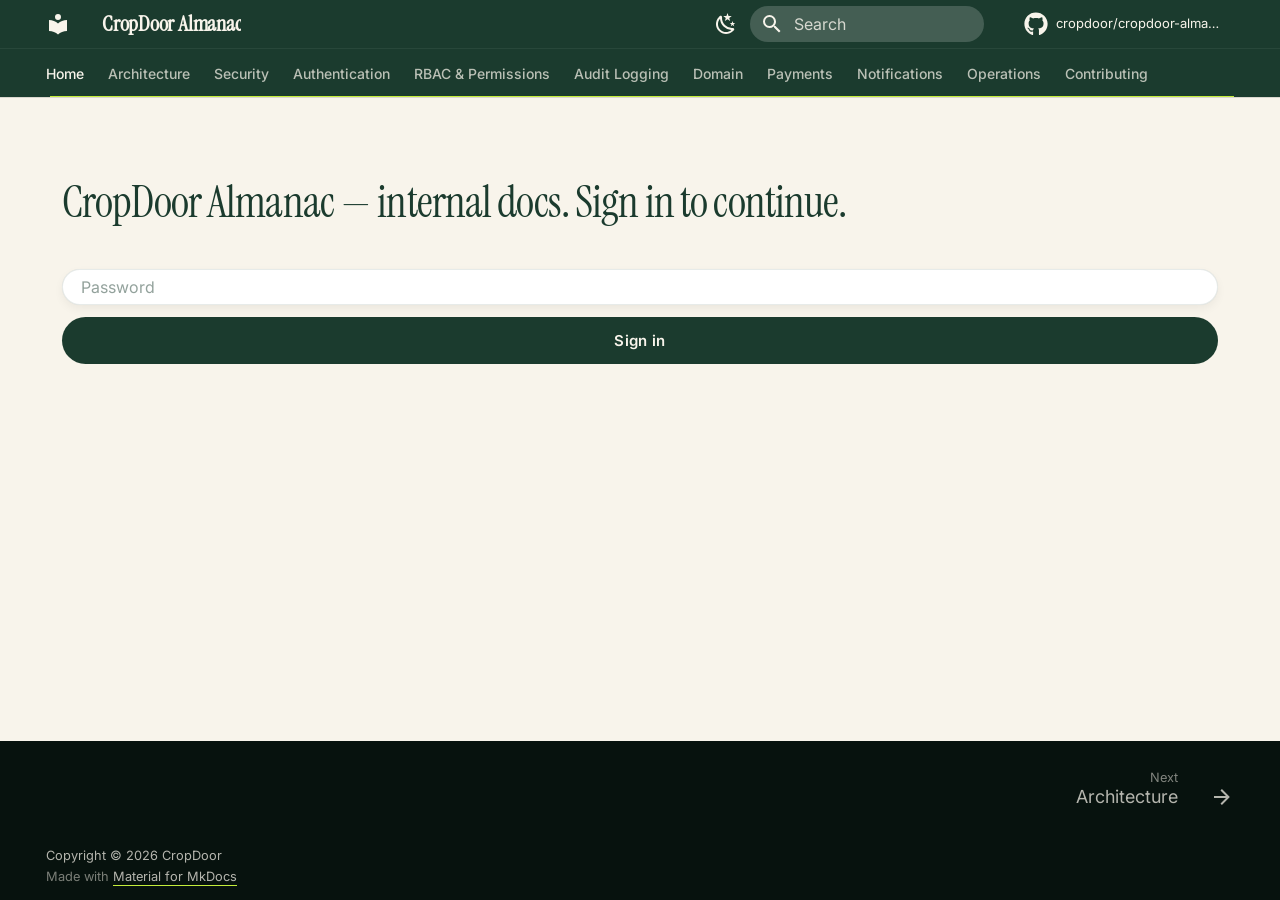
<file: index.html>
<!doctype html>
<html lang="en" class="no-js">
  <head>
    
      <meta charset="utf-8">
      <meta name="viewport" content="width=device-width,initial-scale=1">
      
        <meta name="description" content="Architecture and reference docs for the CropDoor platform — the farm-to-buyer marketplace.">
      
      
        <meta name="author" content="CropDoor Team">
      
      
        <link rel="canonical" href="https://almanac.cropdoor.com/">
      
      
      
        <link rel="next" href="architecture/">
      
      
        
      
      
      <link rel="icon" href="assets/images/favicon.png">
      <meta name="generator" content="mkdocs-1.6.1, mkdocs-material-9.7.6">
    
    
      
        <title>CropDoor Almanac</title>
      
    
    
      <link rel="stylesheet" href="assets/stylesheets/main.484c7ddc.min.css">
      
        
        <link rel="stylesheet" href="assets/stylesheets/palette.ab4e12ef.min.css">
      
      


    
    
      
    
    
      
        
        
        <link rel="preconnect" href="https://fonts.gstatic.com" crossorigin>
        <link rel="stylesheet" href="https://fonts.googleapis.com/css?family=Inter:300,300i,400,400i,700,700i%7CJetBrains+Mono:400,400i,700,700i&display=fallback">
        <style>:root{--md-text-font:"Inter";--md-code-font:"JetBrains Mono"}</style>
      
    
    
      <link rel="stylesheet" href="stylesheets/extra.css">
    
    <script>__md_scope=new URL(".",location),__md_hash=e=>[...e].reduce(((e,_)=>(e<<5)-e+_.charCodeAt(0)),0),__md_get=(e,_=localStorage,t=__md_scope)=>JSON.parse(_.getItem(t.pathname+"."+e)),__md_set=(e,_,t=localStorage,a=__md_scope)=>{try{t.setItem(a.pathname+"."+e,JSON.stringify(_))}catch(e){}}</script>
    
      

    
    
  </head>
  
  
    
    
      
    
    
    
    
    <body dir="ltr" data-md-color-scheme="default" data-md-color-primary="custom" data-md-color-accent="custom">
  
    
    <input class="md-toggle" data-md-toggle="drawer" type="checkbox" id="__drawer" autocomplete="off">
    <input class="md-toggle" data-md-toggle="search" type="checkbox" id="__search" autocomplete="off">
    <label class="md-overlay" for="__drawer"></label>
    <div data-md-component="skip">
      
        
        <a href="#cropdoor-almanac" class="md-skip">
          Skip to content
        </a>
      
    </div>
    <div data-md-component="announce">
      
    </div>
    
    
      

  

<header class="md-header md-header--shadow md-header--lifted" data-md-component="header">
  <nav class="md-header__inner md-grid" aria-label="Header">
    <a href="." title="CropDoor Almanac" class="md-header__button md-logo" aria-label="CropDoor Almanac" data-md-component="logo">
      
  
  <svg xmlns="http://www.w3.org/2000/svg" viewBox="0 0 24 24"><path d="M12 8a3 3 0 0 0 3-3 3 3 0 0 0-3-3 3 3 0 0 0-3 3 3 3 0 0 0 3 3m0 3.54C9.64 9.35 6.5 8 3 8v11c3.5 0 6.64 1.35 9 3.54 2.36-2.19 5.5-3.54 9-3.54V8c-3.5 0-6.64 1.35-9 3.54"/></svg>

    </a>
    <label class="md-header__button md-icon" for="__drawer">
      
      <svg xmlns="http://www.w3.org/2000/svg" viewBox="0 0 24 24"><path d="M3 6h18v2H3zm0 5h18v2H3zm0 5h18v2H3z"/></svg>
    </label>
    <div class="md-header__title" data-md-component="header-title">
      <div class="md-header__ellipsis">
        <div class="md-header__topic">
          <span class="md-ellipsis">
            CropDoor Almanac
          </span>
        </div>
        <div class="md-header__topic" data-md-component="header-topic">
          <span class="md-ellipsis">
            
              Home
            
          </span>
        </div>
      </div>
    </div>
    
      
        <form class="md-header__option" data-md-component="palette">
  
    
    
    
    <input class="md-option" data-md-color-media="(prefers-color-scheme: light)" data-md-color-scheme="default" data-md-color-primary="custom" data-md-color-accent="custom"  aria-label="Switch to dark mode"  type="radio" name="__palette" id="__palette_0">
    
      <label class="md-header__button md-icon" title="Switch to dark mode" for="__palette_1" hidden>
        <svg xmlns="http://www.w3.org/2000/svg" viewBox="0 0 24 24"><path d="m17.75 4.09-2.53 1.94.91 3.06-2.63-1.81-2.63 1.81.91-3.06-2.53-1.94L12.44 4l1.06-3 1.06 3zm3.5 6.91-1.64 1.25.59 1.98-1.7-1.17-1.7 1.17.59-1.98L15.75 11l2.06-.05L18.5 9l.69 1.95zm-2.28 4.95c.83-.08 1.72 1.1 1.19 1.85-.32.45-.66.87-1.08 1.27C15.17 23 8.84 23 4.94 19.07c-3.91-3.9-3.91-10.24 0-14.14.4-.4.82-.76 1.27-1.08.75-.53 1.93.36 1.85 1.19-.27 2.86.69 5.83 2.89 8.02a9.96 9.96 0 0 0 8.02 2.89m-1.64 2.02a12.08 12.08 0 0 1-7.8-3.47c-2.17-2.19-3.33-5-3.49-7.82-2.81 3.14-2.7 7.96.31 10.98 3.02 3.01 7.84 3.12 10.98.31"/></svg>
      </label>
    
  
    
    
    
    <input class="md-option" data-md-color-media="(prefers-color-scheme: dark)" data-md-color-scheme="slate" data-md-color-primary="custom" data-md-color-accent="custom"  aria-label="Switch to light mode"  type="radio" name="__palette" id="__palette_1">
    
      <label class="md-header__button md-icon" title="Switch to light mode" for="__palette_0" hidden>
        <svg xmlns="http://www.w3.org/2000/svg" viewBox="0 0 24 24"><path d="M12 7a5 5 0 0 1 5 5 5 5 0 0 1-5 5 5 5 0 0 1-5-5 5 5 0 0 1 5-5m0 2a3 3 0 0 0-3 3 3 3 0 0 0 3 3 3 3 0 0 0 3-3 3 3 0 0 0-3-3m0-7 2.39 3.42C13.65 5.15 12.84 5 12 5s-1.65.15-2.39.42zM3.34 7l4.16-.35A7.2 7.2 0 0 0 5.94 8.5c-.44.74-.69 1.5-.83 2.29zm.02 10 1.76-3.77a7.131 7.131 0 0 0 2.38 4.14zM20.65 7l-1.77 3.79a7.02 7.02 0 0 0-2.38-4.15zm-.01 10-4.14.36c.59-.51 1.12-1.14 1.54-1.86.42-.73.69-1.5.83-2.29zM12 22l-2.41-3.44c.74.27 1.55.44 2.41.44.82 0 1.63-.17 2.37-.44z"/></svg>
      </label>
    
  
</form>
      
    
    
      <script>var palette=__md_get("__palette");if(palette&&palette.color){if("(prefers-color-scheme)"===palette.color.media){var media=matchMedia("(prefers-color-scheme: light)"),input=document.querySelector(media.matches?"[data-md-color-media='(prefers-color-scheme: light)']":"[data-md-color-media='(prefers-color-scheme: dark)']");palette.color.media=input.getAttribute("data-md-color-media"),palette.color.scheme=input.getAttribute("data-md-color-scheme"),palette.color.primary=input.getAttribute("data-md-color-primary"),palette.color.accent=input.getAttribute("data-md-color-accent")}for(var[key,value]of Object.entries(palette.color))document.body.setAttribute("data-md-color-"+key,value)}</script>
    
    
    
      
      
        <label class="md-header__button md-icon" for="__search">
          
          <svg xmlns="http://www.w3.org/2000/svg" viewBox="0 0 24 24"><path d="M9.5 3A6.5 6.5 0 0 1 16 9.5c0 1.61-.59 3.09-1.56 4.23l.27.27h.79l5 5-1.5 1.5-5-5v-.79l-.27-.27A6.52 6.52 0 0 1 9.5 16 6.5 6.5 0 0 1 3 9.5 6.5 6.5 0 0 1 9.5 3m0 2C7 5 5 7 5 9.5S7 14 9.5 14 14 12 14 9.5 12 5 9.5 5"/></svg>
        </label>
        <div class="md-search" data-md-component="search" role="dialog">
  <label class="md-search__overlay" for="__search"></label>
  <div class="md-search__inner" role="search">
    <form class="md-search__form" name="search">
      <input type="text" class="md-search__input" name="query" aria-label="Search" placeholder="Search" autocapitalize="off" autocorrect="off" autocomplete="off" spellcheck="false" data-md-component="search-query" required>
      <label class="md-search__icon md-icon" for="__search">
        
        <svg xmlns="http://www.w3.org/2000/svg" viewBox="0 0 24 24"><path d="M9.5 3A6.5 6.5 0 0 1 16 9.5c0 1.61-.59 3.09-1.56 4.23l.27.27h.79l5 5-1.5 1.5-5-5v-.79l-.27-.27A6.52 6.52 0 0 1 9.5 16 6.5 6.5 0 0 1 3 9.5 6.5 6.5 0 0 1 9.5 3m0 2C7 5 5 7 5 9.5S7 14 9.5 14 14 12 14 9.5 12 5 9.5 5"/></svg>
        
        <svg xmlns="http://www.w3.org/2000/svg" viewBox="0 0 24 24"><path d="M20 11v2H8l5.5 5.5-1.42 1.42L4.16 12l7.92-7.92L13.5 5.5 8 11z"/></svg>
      </label>
      <nav class="md-search__options" aria-label="Search">
        
          <a href="javascript:void(0)" class="md-search__icon md-icon" title="Share" aria-label="Share" data-clipboard data-clipboard-text="" data-md-component="search-share" tabindex="-1">
            
            <svg xmlns="http://www.w3.org/2000/svg" viewBox="0 0 24 24"><path d="M18 16.08c-.76 0-1.44.3-1.96.77L8.91 12.7c.05-.23.09-.46.09-.7s-.04-.47-.09-.7l7.05-4.11c.54.5 1.25.81 2.04.81a3 3 0 0 0 3-3 3 3 0 0 0-3-3 3 3 0 0 0-3 3c0 .24.04.47.09.7L8.04 9.81C7.5 9.31 6.79 9 6 9a3 3 0 0 0-3 3 3 3 0 0 0 3 3c.79 0 1.5-.31 2.04-.81l7.12 4.15c-.05.21-.08.43-.08.66 0 1.61 1.31 2.91 2.92 2.91s2.92-1.3 2.92-2.91A2.92 2.92 0 0 0 18 16.08"/></svg>
          </a>
        
        <button type="reset" class="md-search__icon md-icon" title="Clear" aria-label="Clear" tabindex="-1">
          
          <svg xmlns="http://www.w3.org/2000/svg" viewBox="0 0 24 24"><path d="M19 6.41 17.59 5 12 10.59 6.41 5 5 6.41 10.59 12 5 17.59 6.41 19 12 13.41 17.59 19 19 17.59 13.41 12z"/></svg>
        </button>
      </nav>
      
        <div class="md-search__suggest" data-md-component="search-suggest"></div>
      
    </form>
    <div class="md-search__output">
      <div class="md-search__scrollwrap" tabindex="0" data-md-scrollfix>
        <div class="md-search-result" data-md-component="search-result">
          <div class="md-search-result__meta">
            Initializing search
          </div>
          <ol class="md-search-result__list" role="presentation"></ol>
        </div>
      </div>
    </div>
  </div>
</div>
      
    
    
      <div class="md-header__source">
        <a href="https://github.com/cropdoor/cropdoor-almanac" title="Go to repository" class="md-source" data-md-component="source">
  <div class="md-source__icon md-icon">
    
    <svg xmlns="http://www.w3.org/2000/svg" viewBox="0 0 512 512"><!--! Font Awesome Free 7.1.0 by @fontawesome - https://fontawesome.com License - https://fontawesome.com/license/free (Icons: CC BY 4.0, Fonts: SIL OFL 1.1, Code: MIT License) Copyright 2025 Fonticons, Inc.--><path d="M173.9 397.4c0 2-2.3 3.6-5.2 3.6-3.3.3-5.6-1.3-5.6-3.6 0-2 2.3-3.6 5.2-3.6 3-.3 5.6 1.3 5.6 3.6m-31.1-4.5c-.7 2 1.3 4.3 4.3 4.9 2.6 1 5.6 0 6.2-2s-1.3-4.3-4.3-5.2c-2.6-.7-5.5.3-6.2 2.3m44.2-1.7c-2.9.7-4.9 2.6-4.6 4.9.3 2 2.9 3.3 5.9 2.6 2.9-.7 4.9-2.6 4.6-4.6-.3-1.9-3-3.2-5.9-2.9M252.8 8C114.1 8 8 113.3 8 252c0 110.9 69.8 205.8 169.5 239.2 12.8 2.3 17.3-5.6 17.3-12.1 0-6.2-.3-40.4-.3-61.4 0 0-70 15-84.7-29.8 0 0-11.4-29.1-27.8-36.6 0 0-22.9-15.7 1.6-15.4 0 0 24.9 2 38.6 25.8 21.9 38.6 58.6 27.5 72.9 20.9 2.3-16 8.8-27.1 16-33.7-55.9-6.2-112.3-14.3-112.3-110.5 0-27.5 7.6-41.3 23.6-58.9-2.6-6.5-11.1-33.3 2.6-67.9 20.9-6.5 69 27 69 27 20-5.6 41.5-8.5 62.8-8.5s42.8 2.9 62.8 8.5c0 0 48.1-33.6 69-27 13.7 34.7 5.2 61.4 2.6 67.9 16 17.7 25.8 31.5 25.8 58.9 0 96.5-58.9 104.2-114.8 110.5 9.2 7.9 17 22.9 17 46.4 0 33.7-.3 75.4-.3 83.6 0 6.5 4.6 14.4 17.3 12.1C436.2 457.8 504 362.9 504 252 504 113.3 391.5 8 252.8 8M105.2 352.9c-1.3 1-1 3.3.7 5.2 1.6 1.6 3.9 2.3 5.2 1 1.3-1 1-3.3-.7-5.2-1.6-1.6-3.9-2.3-5.2-1m-10.8-8.1c-.7 1.3.3 2.9 2.3 3.9 1.6 1 3.6.7 4.3-.7.7-1.3-.3-2.9-2.3-3.9-2-.6-3.6-.3-4.3.7m32.4 35.6c-1.6 1.3-1 4.3 1.3 6.2 2.3 2.3 5.2 2.6 6.5 1 1.3-1.3.7-4.3-1.3-6.2-2.2-2.3-5.2-2.6-6.5-1m-11.4-14.7c-1.6 1-1.6 3.6 0 5.9s4.3 3.3 5.6 2.3c1.6-1.3 1.6-3.9 0-6.2-1.4-2.3-4-3.3-5.6-2"/></svg>
  </div>
  <div class="md-source__repository">
    cropdoor/cropdoor-almanac
  </div>
</a>
      </div>
    
  </nav>
  
    
      
<nav class="md-tabs" aria-label="Tabs" data-md-component="tabs">
  <div class="md-grid">
    <ul class="md-tabs__list">
      
        
  
  
  
    
  
  
    <li class="md-tabs__item md-tabs__item--active">
      <a href="." class="md-tabs__link">
        
  
  
    
  
  Home

      </a>
    </li>
  

      
        
  
  
  
  
    
    
      <li class="md-tabs__item">
        <a href="architecture/" class="md-tabs__link">
          
  
  
    
  
  Architecture

        </a>
      </li>
    
  

      
        
  
  
  
  
    
    
      <li class="md-tabs__item">
        <a href="security/" class="md-tabs__link">
          
  
  
    
  
  Security

        </a>
      </li>
    
  

      
        
  
  
  
  
    
    
      <li class="md-tabs__item">
        <a href="auth/" class="md-tabs__link">
          
  
  
    
  
  Authentication

        </a>
      </li>
    
  

      
        
  
  
  
  
    
    
      <li class="md-tabs__item">
        <a href="rbac/" class="md-tabs__link">
          
  
  
    
  
  RBAC & Permissions

        </a>
      </li>
    
  

      
        
  
  
  
  
    
    
      <li class="md-tabs__item">
        <a href="audit/" class="md-tabs__link">
          
  
  
    
  
  Audit Logging

        </a>
      </li>
    
  

      
        
  
  
  
  
    
    
      <li class="md-tabs__item">
        <a href="domain/" class="md-tabs__link">
          
  
  
    
  
  Domain

        </a>
      </li>
    
  

      
        
  
  
  
  
    
    
      <li class="md-tabs__item">
        <a href="payments/" class="md-tabs__link">
          
  
  
    
  
  Payments

        </a>
      </li>
    
  

      
        
  
  
  
  
    
    
      <li class="md-tabs__item">
        <a href="notifications/" class="md-tabs__link">
          
  
  
    
  
  Notifications

        </a>
      </li>
    
  

      
        
  
  
  
  
    
    
      <li class="md-tabs__item">
        <a href="operations/" class="md-tabs__link">
          
  
  
    
  
  Operations

        </a>
      </li>
    
  

      
        
  
  
  
  
    
    
      <li class="md-tabs__item">
        <a href="contributing/" class="md-tabs__link">
          
  
  
    
  
  Contributing

        </a>
      </li>
    
  

      
    </ul>
  </div>
</nav>
    
  
</header>
    
    <div class="md-container" data-md-component="container">
      
      
        
      
      <main class="md-main" data-md-component="main">
        <div class="md-main__inner md-grid">
          
            
              
                
              
              <div class="md-sidebar md-sidebar--primary" data-md-component="sidebar" data-md-type="navigation" hidden>
                <div class="md-sidebar__scrollwrap">
                  <div class="md-sidebar__inner">
                    


  


<nav class="md-nav md-nav--primary md-nav--lifted" aria-label="Navigation" data-md-level="0">
  <label class="md-nav__title" for="__drawer">
    <a href="." title="CropDoor Almanac" class="md-nav__button md-logo" aria-label="CropDoor Almanac" data-md-component="logo">
      
  
  <svg xmlns="http://www.w3.org/2000/svg" viewBox="0 0 24 24"><path d="M12 8a3 3 0 0 0 3-3 3 3 0 0 0-3-3 3 3 0 0 0-3 3 3 3 0 0 0 3 3m0 3.54C9.64 9.35 6.5 8 3 8v11c3.5 0 6.64 1.35 9 3.54 2.36-2.19 5.5-3.54 9-3.54V8c-3.5 0-6.64 1.35-9 3.54"/></svg>

    </a>
    CropDoor Almanac
  </label>
  
    <div class="md-nav__source">
      <a href="https://github.com/cropdoor/cropdoor-almanac" title="Go to repository" class="md-source" data-md-component="source">
  <div class="md-source__icon md-icon">
    
    <svg xmlns="http://www.w3.org/2000/svg" viewBox="0 0 512 512"><!--! Font Awesome Free 7.1.0 by @fontawesome - https://fontawesome.com License - https://fontawesome.com/license/free (Icons: CC BY 4.0, Fonts: SIL OFL 1.1, Code: MIT License) Copyright 2025 Fonticons, Inc.--><path d="M173.9 397.4c0 2-2.3 3.6-5.2 3.6-3.3.3-5.6-1.3-5.6-3.6 0-2 2.3-3.6 5.2-3.6 3-.3 5.6 1.3 5.6 3.6m-31.1-4.5c-.7 2 1.3 4.3 4.3 4.9 2.6 1 5.6 0 6.2-2s-1.3-4.3-4.3-5.2c-2.6-.7-5.5.3-6.2 2.3m44.2-1.7c-2.9.7-4.9 2.6-4.6 4.9.3 2 2.9 3.3 5.9 2.6 2.9-.7 4.9-2.6 4.6-4.6-.3-1.9-3-3.2-5.9-2.9M252.8 8C114.1 8 8 113.3 8 252c0 110.9 69.8 205.8 169.5 239.2 12.8 2.3 17.3-5.6 17.3-12.1 0-6.2-.3-40.4-.3-61.4 0 0-70 15-84.7-29.8 0 0-11.4-29.1-27.8-36.6 0 0-22.9-15.7 1.6-15.4 0 0 24.9 2 38.6 25.8 21.9 38.6 58.6 27.5 72.9 20.9 2.3-16 8.8-27.1 16-33.7-55.9-6.2-112.3-14.3-112.3-110.5 0-27.5 7.6-41.3 23.6-58.9-2.6-6.5-11.1-33.3 2.6-67.9 20.9-6.5 69 27 69 27 20-5.6 41.5-8.5 62.8-8.5s42.8 2.9 62.8 8.5c0 0 48.1-33.6 69-27 13.7 34.7 5.2 61.4 2.6 67.9 16 17.7 25.8 31.5 25.8 58.9 0 96.5-58.9 104.2-114.8 110.5 9.2 7.9 17 22.9 17 46.4 0 33.7-.3 75.4-.3 83.6 0 6.5 4.6 14.4 17.3 12.1C436.2 457.8 504 362.9 504 252 504 113.3 391.5 8 252.8 8M105.2 352.9c-1.3 1-1 3.3.7 5.2 1.6 1.6 3.9 2.3 5.2 1 1.3-1 1-3.3-.7-5.2-1.6-1.6-3.9-2.3-5.2-1m-10.8-8.1c-.7 1.3.3 2.9 2.3 3.9 1.6 1 3.6.7 4.3-.7.7-1.3-.3-2.9-2.3-3.9-2-.6-3.6-.3-4.3.7m32.4 35.6c-1.6 1.3-1 4.3 1.3 6.2 2.3 2.3 5.2 2.6 6.5 1 1.3-1.3.7-4.3-1.3-6.2-2.2-2.3-5.2-2.6-6.5-1m-11.4-14.7c-1.6 1-1.6 3.6 0 5.9s4.3 3.3 5.6 2.3c1.6-1.3 1.6-3.9 0-6.2-1.4-2.3-4-3.3-5.6-2"/></svg>
  </div>
  <div class="md-source__repository">
    cropdoor/cropdoor-almanac
  </div>
</a>
    </div>
  
  <ul class="md-nav__list" data-md-scrollfix>
    
      
      
  
  
    
  
  
  
    <li class="md-nav__item md-nav__item--active">
      
      <input class="md-nav__toggle md-toggle" type="checkbox" id="__toc">
      
      
        
      
      
        <label class="md-nav__link md-nav__link--active" for="__toc">
          
  
  
  <span class="md-ellipsis">
    
  
    Home
  

    
  </span>
  
    
  
  
    <span class="md-status md-status--encrypted"></span>
  

  
  

          <span class="md-nav__icon md-icon"></span>
        </label>
      
      <a href="." class="md-nav__link md-nav__link--active">
        
  
  
  <span class="md-ellipsis">
    
  
    Home
  

    
  </span>
  
    
  
  
    <span class="md-status md-status--encrypted"></span>
  

  
  

      </a>
      
        

<nav class="md-nav md-nav--secondary" aria-label="Table of contents">
  
  
  
    
  
  
    <label class="md-nav__title" for="__toc">
      <span class="md-nav__icon md-icon"></span>
      Table of contents
    </label>
    <ul class="md-nav__list" data-md-component="toc" data-md-scrollfix>
      
        <li class="md-nav__item">
  <a href="#sections" class="md-nav__link">
    <span class="md-ellipsis">
      
        Sections
      
    </span>
  </a>
  
</li>
      
        <li class="md-nav__item">
  <a href="#where-this-fits" class="md-nav__link">
    <span class="md-ellipsis">
      
        Where this fits
      
    </span>
  </a>
  
</li>
      
    </ul>
  
</nav>
      
    </li>
  

    
      
      
  
  
  
  
    
    
      
        
          
        
      
    
    
    
      
      
        
      
    
    
    <li class="md-nav__item md-nav__item--nested">
      
        
        
        <input class="md-nav__toggle md-toggle " type="checkbox" id="__nav_2" >
        
          
          <div class="md-nav__link md-nav__container">
            <a href="architecture/" class="md-nav__link ">
              
  
  
  <span class="md-ellipsis">
    
  
    Architecture
  

    
  </span>
  
  

            </a>
            
          </div>
        
        <nav class="md-nav" data-md-level="1" aria-labelledby="__nav_2_label" aria-expanded="false">
          <label class="md-nav__title" for="__nav_2">
            <span class="md-nav__icon md-icon"></span>
            
  
    Architecture
  

          </label>
          <ul class="md-nav__list" data-md-scrollfix>
            
              
            
          </ul>
        </nav>
      
    </li>
  

    
      
      
  
  
  
  
    
    
      
        
          
        
      
    
    
    
      
      
        
      
    
    
    <li class="md-nav__item md-nav__item--nested">
      
        
        
        <input class="md-nav__toggle md-toggle " type="checkbox" id="__nav_3" >
        
          
          <div class="md-nav__link md-nav__container">
            <a href="security/" class="md-nav__link ">
              
  
  
  <span class="md-ellipsis">
    
  
    Security
  

    
  </span>
  
  

            </a>
            
          </div>
        
        <nav class="md-nav" data-md-level="1" aria-labelledby="__nav_3_label" aria-expanded="false">
          <label class="md-nav__title" for="__nav_3">
            <span class="md-nav__icon md-icon"></span>
            
  
    Security
  

          </label>
          <ul class="md-nav__list" data-md-scrollfix>
            
              
            
          </ul>
        </nav>
      
    </li>
  

    
      
      
  
  
  
  
    
    
      
        
          
        
      
    
    
    
      
      
        
      
    
    
    <li class="md-nav__item md-nav__item--nested">
      
        
        
        <input class="md-nav__toggle md-toggle " type="checkbox" id="__nav_4" >
        
          
          <div class="md-nav__link md-nav__container">
            <a href="auth/" class="md-nav__link ">
              
  
  
  <span class="md-ellipsis">
    
  
    Authentication
  

    
  </span>
  
  

            </a>
            
          </div>
        
        <nav class="md-nav" data-md-level="1" aria-labelledby="__nav_4_label" aria-expanded="false">
          <label class="md-nav__title" for="__nav_4">
            <span class="md-nav__icon md-icon"></span>
            
  
    Authentication
  

          </label>
          <ul class="md-nav__list" data-md-scrollfix>
            
              
            
          </ul>
        </nav>
      
    </li>
  

    
      
      
  
  
  
  
    
    
      
        
          
        
      
    
    
    
      
      
        
      
    
    
    <li class="md-nav__item md-nav__item--nested">
      
        
        
        <input class="md-nav__toggle md-toggle " type="checkbox" id="__nav_5" >
        
          
          <div class="md-nav__link md-nav__container">
            <a href="rbac/" class="md-nav__link ">
              
  
  
  <span class="md-ellipsis">
    
  
    RBAC & Permissions
  

    
  </span>
  
  

            </a>
            
          </div>
        
        <nav class="md-nav" data-md-level="1" aria-labelledby="__nav_5_label" aria-expanded="false">
          <label class="md-nav__title" for="__nav_5">
            <span class="md-nav__icon md-icon"></span>
            
  
    RBAC & Permissions
  

          </label>
          <ul class="md-nav__list" data-md-scrollfix>
            
              
            
          </ul>
        </nav>
      
    </li>
  

    
      
      
  
  
  
  
    
    
      
        
          
        
      
    
    
    
      
      
        
      
    
    
    <li class="md-nav__item md-nav__item--nested">
      
        
        
        <input class="md-nav__toggle md-toggle " type="checkbox" id="__nav_6" >
        
          
          <div class="md-nav__link md-nav__container">
            <a href="audit/" class="md-nav__link ">
              
  
  
  <span class="md-ellipsis">
    
  
    Audit Logging
  

    
  </span>
  
  

            </a>
            
          </div>
        
        <nav class="md-nav" data-md-level="1" aria-labelledby="__nav_6_label" aria-expanded="false">
          <label class="md-nav__title" for="__nav_6">
            <span class="md-nav__icon md-icon"></span>
            
  
    Audit Logging
  

          </label>
          <ul class="md-nav__list" data-md-scrollfix>
            
              
            
          </ul>
        </nav>
      
    </li>
  

    
      
      
  
  
  
  
    
    
      
        
          
        
      
    
    
    
      
      
        
      
    
    
    <li class="md-nav__item md-nav__item--nested">
      
        
        
        <input class="md-nav__toggle md-toggle " type="checkbox" id="__nav_7" >
        
          
          <div class="md-nav__link md-nav__container">
            <a href="domain/" class="md-nav__link ">
              
  
  
  <span class="md-ellipsis">
    
  
    Domain
  

    
  </span>
  
  

            </a>
            
          </div>
        
        <nav class="md-nav" data-md-level="1" aria-labelledby="__nav_7_label" aria-expanded="false">
          <label class="md-nav__title" for="__nav_7">
            <span class="md-nav__icon md-icon"></span>
            
  
    Domain
  

          </label>
          <ul class="md-nav__list" data-md-scrollfix>
            
              
            
          </ul>
        </nav>
      
    </li>
  

    
      
      
  
  
  
  
    
    
      
        
          
        
      
    
    
    
      
      
        
      
    
    
    <li class="md-nav__item md-nav__item--nested">
      
        
        
        <input class="md-nav__toggle md-toggle " type="checkbox" id="__nav_8" >
        
          
          <div class="md-nav__link md-nav__container">
            <a href="payments/" class="md-nav__link ">
              
  
  
  <span class="md-ellipsis">
    
  
    Payments
  

    
  </span>
  
  

            </a>
            
          </div>
        
        <nav class="md-nav" data-md-level="1" aria-labelledby="__nav_8_label" aria-expanded="false">
          <label class="md-nav__title" for="__nav_8">
            <span class="md-nav__icon md-icon"></span>
            
  
    Payments
  

          </label>
          <ul class="md-nav__list" data-md-scrollfix>
            
              
            
          </ul>
        </nav>
      
    </li>
  

    
      
      
  
  
  
  
    
    
      
        
          
        
      
    
    
    
      
      
        
      
    
    
    <li class="md-nav__item md-nav__item--nested">
      
        
        
        <input class="md-nav__toggle md-toggle " type="checkbox" id="__nav_9" >
        
          
          <div class="md-nav__link md-nav__container">
            <a href="notifications/" class="md-nav__link ">
              
  
  
  <span class="md-ellipsis">
    
  
    Notifications
  

    
  </span>
  
  

            </a>
            
          </div>
        
        <nav class="md-nav" data-md-level="1" aria-labelledby="__nav_9_label" aria-expanded="false">
          <label class="md-nav__title" for="__nav_9">
            <span class="md-nav__icon md-icon"></span>
            
  
    Notifications
  

          </label>
          <ul class="md-nav__list" data-md-scrollfix>
            
              
            
          </ul>
        </nav>
      
    </li>
  

    
      
      
  
  
  
  
    
    
      
        
          
        
      
    
    
    
      
      
        
      
    
    
    <li class="md-nav__item md-nav__item--nested">
      
        
        
        <input class="md-nav__toggle md-toggle " type="checkbox" id="__nav_10" >
        
          
          <div class="md-nav__link md-nav__container">
            <a href="operations/" class="md-nav__link ">
              
  
  
  <span class="md-ellipsis">
    
  
    Operations
  

    
  </span>
  
  

            </a>
            
          </div>
        
        <nav class="md-nav" data-md-level="1" aria-labelledby="__nav_10_label" aria-expanded="false">
          <label class="md-nav__title" for="__nav_10">
            <span class="md-nav__icon md-icon"></span>
            
  
    Operations
  

          </label>
          <ul class="md-nav__list" data-md-scrollfix>
            
              
            
          </ul>
        </nav>
      
    </li>
  

    
      
      
  
  
  
  
    
    
      
        
          
        
      
    
    
    
      
      
        
      
    
    
    <li class="md-nav__item md-nav__item--nested">
      
        
        
        <input class="md-nav__toggle md-toggle " type="checkbox" id="__nav_11" >
        
          
          <div class="md-nav__link md-nav__container">
            <a href="contributing/" class="md-nav__link ">
              
  
  
  <span class="md-ellipsis">
    
  
    Contributing
  

    
  </span>
  
  

            </a>
            
          </div>
        
        <nav class="md-nav" data-md-level="1" aria-labelledby="__nav_11_label" aria-expanded="false">
          <label class="md-nav__title" for="__nav_11">
            <span class="md-nav__icon md-icon"></span>
            
  
    Contributing
  

          </label>
          <ul class="md-nav__list" data-md-scrollfix>
            
              
            
          </ul>
        </nav>
      
    </li>
  

    
  </ul>
</nav>
                  </div>
                </div>
              </div>
            
            
              
                
              
              <div class="md-sidebar md-sidebar--secondary" data-md-component="sidebar" data-md-type="toc" hidden>
                <div class="md-sidebar__scrollwrap">
                  <div class="md-sidebar__inner">
                    

<nav class="md-nav md-nav--secondary" aria-label="Table of contents">
  
  
  
    
  
  
    <label class="md-nav__title" for="__toc">
      <span class="md-nav__icon md-icon"></span>
      Table of contents
    </label>
    <ul class="md-nav__list" data-md-component="toc" data-md-scrollfix>
      
        <li class="md-nav__item">
  <a href="#sections" class="md-nav__link">
    <span class="md-ellipsis">
      
        Sections
      
    </span>
  </a>
  
</li>
      
        <li class="md-nav__item">
  <a href="#where-this-fits" class="md-nav__link">
    <span class="md-ellipsis">
      
        Where this fits
      
    </span>
  </a>
  
</li>
      
    </ul>
  
</nav>
                  </div>
                </div>
              </div>
            
          
          
            <div class="md-content" data-md-component="content">
              
              <article class="md-content__inner md-typeset">
                
                  
  



  
  


<div id="mkdocs-encrypted-content" style="display:none">EMDMSzdNhR+M8UxiqO16ug==;dqXf/KSf2ffregLLlwT5OtHN9BAuMfFYx+a5Oft9NWnaA0YMfb/GbSAZIhHHKutWepDXRxmzFfKcE2q7wX4hHW21cdsv4By2i2dAKmNF8QjAj9Xk8QD8FWcFODIpl3Xuq1txuQ8HoLP5yNPhQG8S/LVhVPysOYRrCVbFwM29VQ2/SLAN00Es/WkQLZn8b6Q/1KjHDnYQI/Vr3WNf6/DYWZ9jbBQXPaH/TIOKWJryOPk09+rQi3gTrjasVuQ0E9UzyjRX/qpMnyNEl8mdQuga2I6ou2nheC9iRLkGp4W8SjsNRNfCLdS0ssoSGxTBH6RLVWfNKLbwevJqDDXCXyyEyeTF1yVeRg5GL4YRgGNNoj4/sJwNCpDVnJet5C3J3Qg7wprxdbpxutU34W+jUsugoDWwvRLSz3y0bhxFtZzDfSVeQlqxP1s47wYfObWWxcxdNSL0Am7TnDAJt/[base64]/bxDXS3Z0m+PRyF9qu2sqGVWMA4mI+N+54LOCAISoZF2UrBKRcQexcpFO8GEzx9KxYpFqvotoPFLwPT1nkTZ7qT9lsSF6vKOrj31mM4K7J15z3CzOQ7uBmwfMXC/m1Ayl0qkcVAmZ0bG0kQ+pYC9hSvY4VJnkgki8jZFO6ZhprkYa9APV+U+4GuiQm3DtCcoBfEv57uOvVqwqm8M7bPrxi/xR54QwgREHTbES3apsygFUjGPESV1XA9aoTpgYUWq/jbMHikk/4DJ7Vt6tOS39dS8uqrBuS0z97CNEAiHEFgTLaYo9HBUQ4HbD3MSXcARPjcVx2wOENphl0z2MhBXfEiualkN3wLPcP+d/oFPaMWY0XlRJXEg4GhadLZ4sWff/aFy4FK6qVYwoWc8UrhXyL98Nk/l/Za/WGEsakZCxXSFU6wN/1BLtzQZlCsfKP9XiStV4SGASyUNltKMEByUdnl6aSdCPjWvflYUJ9vHikfgUaSZDSpgGUp3WfJPLXiGcte4KqBUQUu5SsYsci1U00EMXyEOikblksFp26r8BmvirjitbfWdR8LGBRRBb9/D73WjWgZSqjELZqerx2FU2Mr9jjIKlVRWeJilCQzaLszjAtgds4xzTIFvtb4P+lGk/cRd6NjnC0iLJdUPZuvzr5qvjaO/[base64]/t+SwKlyKRxP0/7BapBN/aGrSYiu4kfIV4c8oQ38JVmhwgQxwvKNLL5ksGYsyBxJb9s1DguhRjzG+Wa2EOuxQo++fAxHO5/xx0+fDcb/[base64]/wrd7dcbMY77kY8vjTx7ZbhKSUTMiF1nbZfG/JtU6lzF9ZnWfGa0vkFZ5QkNx+m4v1IWE7z0JJhUnJNRjb4TZx/02zVumIYLqTstRlPVYFB4QklG0baClVQbTCl5zfwS/JcctsgoUyV8k9JaROM4v1Re53Q1i4NnrA8ESs58BuxTF6b6LDqZzyfuIGsVY5V08Sl8aIyMDrGxnTsAcFxebCyPTMz3/qR0vRm1jgeUpUQycg6XnHAiLfI8Ff7gHwU7fHrdDYR3YYoGCNm5d/Skk6XNdBrdjIAtF3lG+ljaP0aQUV4fbNi2Dxpq3cr1mPgcr1TZPFAKUzUeLHtgMVNUGG54WVfW02hMidpkwdaBUGe+o1AzRHWDA1TxJg53a2xcBf6vppd/jxVzO7ArHKCzspgOwBSnjWiXrojK6QCbIoUPXczVytoMcnTTbmhtVGnp03VgoUmrOELwYdDdaS1KDjYHYStDB/P2CDlfFGJExrgQ8LdrIf2xf/DxY6kIKWphC7amIdIfAYLVk8/8BUUDz44qflBRqcUQSMNdd5rOKbqCJXNf1nWCf03gPiTcOdBsbWNV+zJ9pf5HFu7XxEXsbWSoVt+cO8KDLQDHzqyPC0vemmF5PCeYlJSTq193l/t7uEjam6YS8ZfiEKZhe7BxEyQm7/VA26p+YD2MZfjntJH6C3nDIWelnoGSFIAP6ij16shwkswUGGAPMxTr5X+Y1Y6TkVoEaLBuhwuH5Sbuwx+ePk6Ns8stDHwEti8LLGWvSkzQ83/g0kpCo6HDp1NHkt9r2DR/v70Ej7Quw1vqw1k+ZEVOOx1xUfQHiOy6mi1nZil1zu04jAVqGde0uq8za6tfxWHDvHAVrRUUKzk2Rw53Qq32b+A+YWxI2ZinETQKQpucreUx8N4g/QtoHtYpWNxkGHrCbnNuKB+PtklfHXjwNfdaxp1qXlAsi9D/y7/x1JOM6KXac52VemnVu/1wLQhdUExPZPWeZdbjI3Y0nkhlRxpUTuXU75Rlvitnjr0U+8dEzrgmUkPPYWdLEjiehveBaIqWRKrTggDGq1/UGVsCNIPaBAujORZicbyK+4w2cjXv2V9HbMhZdjxI7mY6GQ3wHi/e7H7qRIN2Pc3YLYm6R/lpX+IBvye1SrSe7knZnLPjRhaXDRmpm+C+g6tf3XFkQnAqw6hs60CFeB4zdc7X0tzlWlmr+eMJH2j8oJemSfWNRX3/JRc1UtX67Cu9ZTQ7RdCdrbZ4s1VTQN+LE1tTH1R5uS8ChEsUxIl/hT+4SAAmVZjWvwlimplOOK98QCAVEYOjS3NhokfzztaT13aC/gqCalzo6ETIAiJaWl5Nyn2kPz1/Afc1/[base64]/5zLRdw4ypz6+NlNtxHQLQWHUctKJbnYCJV09KlCn0vJrCXPPiCqIH0EHCf+yty8JeT1hq4iAubNE4c/gCCKlE5gWctpCfFTK+enh1vSnA+tYCGJ0SJJ1ZLfBqD4VV/H4P+w5hqF2YrG48crg9NoNJq73GUpc8mcXog9K4ya30fxTuCUH+KiERLO1Ww+FvxixyeQJ1JnQ5bbfQsCfcBufeZJoRSZN/DUtjaYaTaHxd+vtu/RuxCxsRlGQOsbpJTSsJ5GEzsW8kXiOJ1aoMWKyyzOHGe6+FZPRlPpCrIaTMLx28S6bBjcmhi6Yy5/cakxG5f7MsUG4hd7hkWyt+8ZIZVUg+vzP133s2gPvMRqh7jyx9roOmwa+Hr3BkAJN/a06aH7uSGKtSFxYQ0havXPW4TujnVfTvN0UuRZdrN6nj/d44FmOXkbmYXuviO0Dm0wR+sjVw0Toc3gIsyhfy0MVrFXucts6WAI9gUDB2GHzX0Y9C04SvbE1xjE6UcfIO1q+nyfs/yA7KwXp9oqTb9CC9HCiQE7ly6xg7UgS0YL/x2JX985kJPZJhHAH0O2oYwa6gVWPbOiJ8VteYnx5CHkdkoRKo2RsWuoR5kqCMAvaM7kXdH6pUJ3U7TcOdYIG307DfPOljzu2KmJRlh60PQBNpsKZazTgIjAghBhL3yTtRHO2ssCQ+B9v08OaHpHQI2VytbiOK8HrRw1DrXB0uUpilXpoD/tu9ZJhjuhtJ9VWTXbRkRS/y4Gb4NaB7DiQaZxSDnIWpRPGWQc4lm5Ca6+b/Ivq1XKfoHOWUswgjnj4Mv/jCWdyng6P3hkzWtfUcfHonKFNipHJnAKWYlX8AhLql9rXQ7fDKuorWfPsd2QTcLsqllO0jhCmJqcegIFA7SlZNnmK1l5C6F7+/QNWsnOmsIILdgBP2rlTJf22yzI2/b0hdc2Urb2bGD1wPLdfwB+3xHosMPio90rODuytDkx9jW4tR8G8zZEP1YLx3Viz+XEv3drxrSV5K/02HJ4Ruh6abdybp7x6iN1fZ1Bg+vsc3SFVCrvXrzou6vXcqaI+fgYm7BimbIcoguwyethQuAjxQBnJD8ECA+YQ2nTKnFUnRjG0eZmzcXpZ+7Uj/ksDQ34W9DR8sQ3m+k/zmF3lJtn8irZX4mAajqW4YnQ/w4Umdg+939tkq87lqcherhb4S3lMJFUc++VtxfW/OXkFDX2dEvHM9rSr8sh8pBzklVArEWl+ahwIlFw98ovYGtBAC6cdj4wdT8RkX7E8VEiw8RyeCrqaYxAAsnF6SS+6a/xpwMQdoA9dPUrmpYApv7tQ6THogh2GR/Co+UHkb6x1bjWR/aO48V8pbcQsIyiHcvrMrdXP3thQoyV4h1rYext2pG9dBV4tb5U7CjxqeFXeKEceUwbU8t0HfMZWH/ZVpjT7wnVwI6Bu78kyZVNCU2W4mnA25BfWF+pfPeHzL2IDZ6JJanpk68yd2FPaV4K9oRhsJK9KkX/Yikvdm/SDaSmMObgnby08A9VrH1HNcln47AsFO7iQvVKsJ0L3Lx+Dzah0TZjvaeI42Gt+AKhLksCx29q9+UVD1RT87SPsb630fqPIOnuYo18mhknxy1W2g5hdAlkyA0QdfJBNL6QmypTwXkMTXiOisI+THDWIgv+mVNEf5vfD/nTvuhm2JcFr4zef4nHB5Wwaa4+NqhrfnSy2JIyBL5a+7SeAiRyWe1TzvVx77D3FZLiSzFts+TRXY8WvMbf2z+Qzo/KnafjL46YuR4JrLCH+mfa6qzVjqEgkxqAyne5TAiZ4svwZD1RvdPsPR/GFWMnWVTMk8UANAQrBzafTAbRuqqnMOOsrnFBj38eebjRE44efF2SfHqeVi7/QIFMxtXi468iDA1vxaeG4COd37tKSdwvL+jRYANqklqJtSBOuj22/MVaA/iJBM+7yiU5IENlVC78UD5lv6t1Pxghm33H3AfodwerD1dmdrpJY0zof2BR+s7rpq/14VbmWD4HArIP6wo3U+NkDyDPoxYzwGyJj4XvpwSyu5IUGWcwFBTGeYBy8e7O535PYt4TMip5fzCHAl7MPJF7/lSwQ9IIgISKywTGidy2zgkeInv92zNT7RjI6NBk22D/MZb3TwcgV7XDviTn1lS5i8P1wJ29tbd4ZGqb/Xh5l2aVH8Ptkg1TI89WsnYG9Fo07t/5r1fCk5kjHXy8wzWMH2SIBhbhvfPYeGJ9LZ2uqyngiIFQCPqZroCJRjJC2auqowq0LGEE88jQ9xD2hBeIoJaDKLSbReR89Yc74JTg1MRz+iNb/dWN0p9KtEok4h7oJR2SA1XHv3w7d9yI2LTxQOZNBJSsjJZuXoL/dk569RtdJ2u78BSfSheeUq07kPkGMbz+jMEUdPfpPN+fzA+6YjuSnemY0kCTNFvN6YzKUtJY+pjbLL7dleDt4ELu5ccoewMWmI0Waj/ELQ9wGA4no5UOT2kXtKaw2h31uQsI60YlCahwejgWlv853ZNKPZxF9oU8YG6be3chmwLMOLlFuwToMJ2Hjio0VEv6W1SwMYgtkC6n1usgMUxFjG+fm4hQ6VFUaPIh/qZYibhOolh1QYU96Z1H8UfXlDIgS0F1yesDJqau+irSI2/F5Rcsd4+/4dbJwjD5+YvMuSSEjs5S0o03C7NuatXK8Kgekd6aRdC2lzzEio5Z5d13EpOzP7N8ZnIlBXCSbEKRqZFklaYqaeSSu3b+mfw20yxxC8RuOmOkp1I/gQHf55hKumNIX9E9BPAUaEZN8iMfYskXzJA/F3HJ7tH2aykdoQ7uzFd67P2yDWsgMkVbaoC/Izo1sD9MqSVrjYijlPWlu1J1c7IpxCt1Lorh95fH6HV1b6mOVH/nTMiUDnjCBXdAWRfKq3S6LGX74jPQo1oap1JEs4zBKYUZd2WWjv7aDn+a99cQt5WHRVxYdMCcPsIgG+/jKocpUTvJzuM4Odg1sPxppM6e3ag9he1pIn+3bngbSDYOxM3mADeAbaLAPSRRMUGRDhofYwwHaKtzS6gIBc6O4leQOn8xM6X52rIDyBk6YUJTrUccNCaQj/HP98zxLwwurhdSJXW9m35+DkjuA9jdUdTURWQtF9HEQsywmCBVfzIiYaqxi0bbdGqhgip5CAPR05VB9glWQW6XUWQvAHnOzAT/6F58S1FjvFPd2KSszdYkBbKjnf7V9ng+q7gB5MxyaMzBELH9+/CHpNyFNrLJe7dO0UCv9EYcGGNuRK41SvzlAUPtCzK6Y2VsvHz3XHYK2RuVhm0zpvwmeSVjQqVpNmwXJp+lFuFO1uPJi5POuMau0qGVLWYbN7avpHmI+sXudKzcqN5uCs1Ym04uN/s6Rzz9KZNa24/jJJQvxcWDsy8Z4TTYJsXqOoB0wfw2qQVTO2MFyWgQhKvlfTOfmhGOnXYVWDURfeCR3CtvCNPXisPwI1AeeavboH5S6frZ/+mDjTLnzpU5eYw65q4EAzPkArJDKZh0v5NLz3y/4InVg4ndo9qeTV07M4SBbjIAx1fGRkSZ97mG6+zozNzBs1Jv0QNSIhrRHnqEJ6fHCAP3ibZASNbhw4DuQa8BsL17JPTGCaYfYrWs3Apf5xv3sOSn1vUbFQc8LdxqxATniH+9Poko+umn1ZKXgCOi7WEMEheNny8y6i6U1Rdz/buiTZ45ebQfAzVPZdP8trBP6ODmtL3P/Q/FoDiC1KoiaCLTHvmQKPrkAkGiGk3SRwikrTuPAJG3JjKEhN3qAOWAiy4iVT2K1xXJkUfkeWkQY7Fdiw8nml3gwBpgugEBwPpabxUtivP2tIcy2JukaW0Jowst/ozJXR2Y5E9SCKo5C+iQwWcjhvjAlMfHpPN4Gs+vgAPE+Uyr8v73uDSM/9BTbQVSC+wjwGtuubgWgmOzdPw6rkzfIrm3Zszljx7OfvRYwAPYZAeDy1vWk0wnDcPz7qUc3cnC+2fyN5tSQU2+l5vidUJTNd1C95RSgrCkvpIbsbmz6GTJ24pxSmm99CvDt35DErO1JsYRAcq2oIyelefarfh3b4TpB3sQUc0rHSnYwwD7ictTTc/DboexweDUfACUpfFPopa4zN8MsLe+ZXTVkE61JWjb/q7rjxK9Vf1/SF6j2A5g+S6BqZhaC2humFDJiUg9+pvGPP30WT7stccw+wgI+eWCgIxFZEGNoyjxToQN5eOPvBaYq6yBooD2o0nKKNNI9g5J5XzIIWQBTqLIC0KkIc2E32SH2vLTpBMg5+DFhaIaYmif8WRkZ8xlex7r7h8X/wSGRUFug/FrrbBXhWiXngxsaU7cZZwr1hjsdEHEqt8Ls4RlR7O4Dy3t1GrLDR4Sjjx7mh7nVcPohw38rY5TUx2nP1N3oixImz9KQKNzAa3QjwuWKH/85UeMcTWs/k5Nwzw+cIgm+a7kTwWJnPzN5RgXOv3XLaRD2ZteuOInOk+jKQHINay3Cr8E8lIlMxsCdjDMin+6GHAl7HNgwMK4YBpIed2H/coTULxBTtycePwp41XdhR/ARaE9v1e2P2DRJKW0JrIWniZAwGyLGNhtjRaz2r6DSvrLXoOk5A0Snth4iS5s7SSR/4Gf9V7oEcDvhWZpzteQw3JLtg9/oWgCJN09UUrhe0e0sXbNWbg9LW8BzMSCiBfhjaBdG//RjKo8yEVvtVDpaPvtiWho031UyA4O9OoTDyx6gA9dWbNt4LAuUnc7zBIkpA2y5Q9g/N8W124G5HdMcitJXkuZXxPNXS7UYAly57yqmepdGPOeuXUBq6aFV3zdLGcnIU5ic3vyd3Ff52JWlpDLlcJJiFx6h1eC8TMa3uOb9QaIaKNxlRPfHR/XT2KrxEpx0qK4ajUYhbm1EBZfkkc2seCbXxdTsOHQWBNdnJyOVPAHBzRI7NrjJmffAj8edwn+7TpmuZ/MOWvd+NR5Eym52gdLB14Q5E+tgVzDNmhQvXNjIZ/JeeEzBs48Wg0PkMnQb8KVSGVuTZti3g6+Qs3znn1cK4ZhXmGbomybsnFvyYJRu09XU2wWZK7czske3gz2dlhKa2XhXR0HywrTPKXiuy/3dtt3BPOxdLkjiuk4qwcbMZDzZn57Mt7reabpq8N764/w/MfveERl4E+WD07m2fLY+q+DWb0jm72wpN+jt6Zz720RYauuJAPOT395PG46pogIH+jkhpU7GUcO/ZCp03+uMHzWeCzVN3XarekCryghUtAeU3BH9KmF2ELf9jLKRg0BV88VG6OBsTT0wAg/Lkf3x5jI/4+9iZtiwJj6PDvgt1zBKacCqotP6TKl0IXep/AOKWfT8JF4Hhoa+5ulr1yCtbPRPr8qxPCxRnfMPEKzEcgo8V6o0tR/JSdIB2lhuDXVAIxwq9dlYDkXxFRe+lBXBVEDMpwUT38ji2o9idO4gzP7kppqBV16+JBMlj+79oqagAj94GcS1IerEPbFtDT6YMjBuDv+zetLvHIUkYuGQT6eU7+WKvm7nCFRJTVrz93xVn/H6N5uUTj3DmpDLhfrfuoNNg4zse/sJL8IjIqPSxqQ+xFIzSIo6OqZYFdLHReTdOdsvJ8zZnd6F7N21D1oxB5a/Hr/BxsFBXDF5j9G0dQs1vyFyRlMjuZ4MTXsOAsC4QiDuStP</div>
<div id="mkdocs-decrypted-content" style="display:none">
    <form id="mkdocs-decrypt-form" class="md-content__inner md-typeset">
        <h1>CropDoor Almanac — internal docs. Sign in to continue.</h1>
        
        <input class="md-input" type="password" id="mkdocs-content-password" placeholder="Password">
        <button class="md-button md-button--primary" id="mkdocs-decrypt-button">Sign in</button>
        <p id="mkdocs-decrypt-msg"></p>
    </form>
</div>

<script type="text/javascript">
var encryptcontent_id = "encryptcontent_1";
var encryptcontent_path = "";
var decryption_failure_message = "Wrong password \u2014 try again.";
var encryptcontent_keystore = ["y1vrIB4Ytb7ymjk2QP3/fw==;VFZKtKoYtGkzBZCWBSsMXYDJS0Oxxw0sWeowjObhouk3OpFDa/Nzx5nbQp8iZu2YH0etCJV60FqfPVurltMSklOWcR3yfnujhXRivZxAfuS/ir7XDDloqVBcC/XZnh75;UgQCUtSVkw7mnWqKStOmrg=="];
var encryptcontent_obfuscate = 0;

const encryptcontent_event = new Event("encryptcontent_event");
var encryptcontent_done = false;
</script>
<script type="module">
if (!window.hasOwnProperty("init_decryptor")) {
    import("./assets/javascripts/decrypt-contents.js");
} else {
    init_decryptor();
}
</script>







  
  




  



                
              </article>
            </div>
          
          
  <script>var tabs=__md_get("__tabs");if(Array.isArray(tabs))e:for(var set of document.querySelectorAll(".tabbed-set")){var labels=set.querySelector(".tabbed-labels");for(var tab of tabs)for(var label of labels.getElementsByTagName("label"))if(label.innerText.trim()===tab){var input=document.getElementById(label.htmlFor);input.checked=!0;continue e}}</script>

<script>var target=document.getElementById(location.hash.slice(1));target&&target.name&&(target.checked=target.name.startsWith("__tabbed_"))</script>
        </div>
        
          <button type="button" class="md-top md-icon" data-md-component="top" hidden>
  
  <svg xmlns="http://www.w3.org/2000/svg" viewBox="0 0 24 24"><path d="M13 20h-2V8l-5.5 5.5-1.42-1.42L12 4.16l7.92 7.92-1.42 1.42L13 8z"/></svg>
  Back to top
</button>
        
      </main>
      
        <footer class="md-footer">
  
    
      
        
      
      <nav class="md-footer__inner md-grid" aria-label="Footer" >
        
        
          
          <a href="architecture/" class="md-footer__link md-footer__link--next" aria-label="Next: Architecture">
            <div class="md-footer__title">
              <span class="md-footer__direction">
                Next
              </span>
              <div class="md-ellipsis">
                Architecture
              </div>
            </div>
            <div class="md-footer__button md-icon">
              
              <svg xmlns="http://www.w3.org/2000/svg" viewBox="0 0 24 24"><path d="M4 11v2h12l-5.5 5.5 1.42 1.42L19.84 12l-7.92-7.92L10.5 5.5 16 11z"/></svg>
            </div>
          </a>
        
      </nav>
    
  
  <div class="md-footer-meta md-typeset">
    <div class="md-footer-meta__inner md-grid">
      <div class="md-copyright">
  
    <div class="md-copyright__highlight">
      Copyright &copy; 2026 CropDoor
    </div>
  
  
    Made with
    <a href="https://squidfunk.github.io/mkdocs-material/" target="_blank" rel="noopener">
      Material for MkDocs
    </a>
  
</div>
      
    </div>
  </div>
</footer>
      
    </div>
    <div class="md-dialog" data-md-component="dialog">
      <div class="md-dialog__inner md-typeset"></div>
    </div>
    
      <div class="md-progress" data-md-component="progress" role="progressbar"></div>
    
    
    
      
      
      <script id="__config" type="application/json">{"annotate": null, "base": ".", "features": ["navigation.instant", "navigation.instant.progress", "navigation.tabs", "navigation.tabs.sticky", "navigation.sections", "navigation.indexes", "navigation.top", "navigation.tracking", "navigation.footer", "search.suggest", "search.highlight", "search.share", "content.code.copy", "content.code.annotate", "content.tabs.link", "content.tooltips", "toc.follow"], "search": "assets/javascripts/workers/search.2c215733.min.js", "tags": null, "translations": {"clipboard.copied": "Copied to clipboard", "clipboard.copy": "Copy to clipboard", "search.result.more.one": "1 more on this page", "search.result.more.other": "# more on this page", "search.result.none": "No matching documents", "search.result.one": "1 matching document", "search.result.other": "# matching documents", "search.result.placeholder": "Type to start searching", "search.result.term.missing": "Missing", "select.version": "Select version"}, "version": null}</script>
    
    
      <script src="assets/javascripts/bundle.79ae519e.min.js"></script>
      
    
  </body>
</html>
</file>
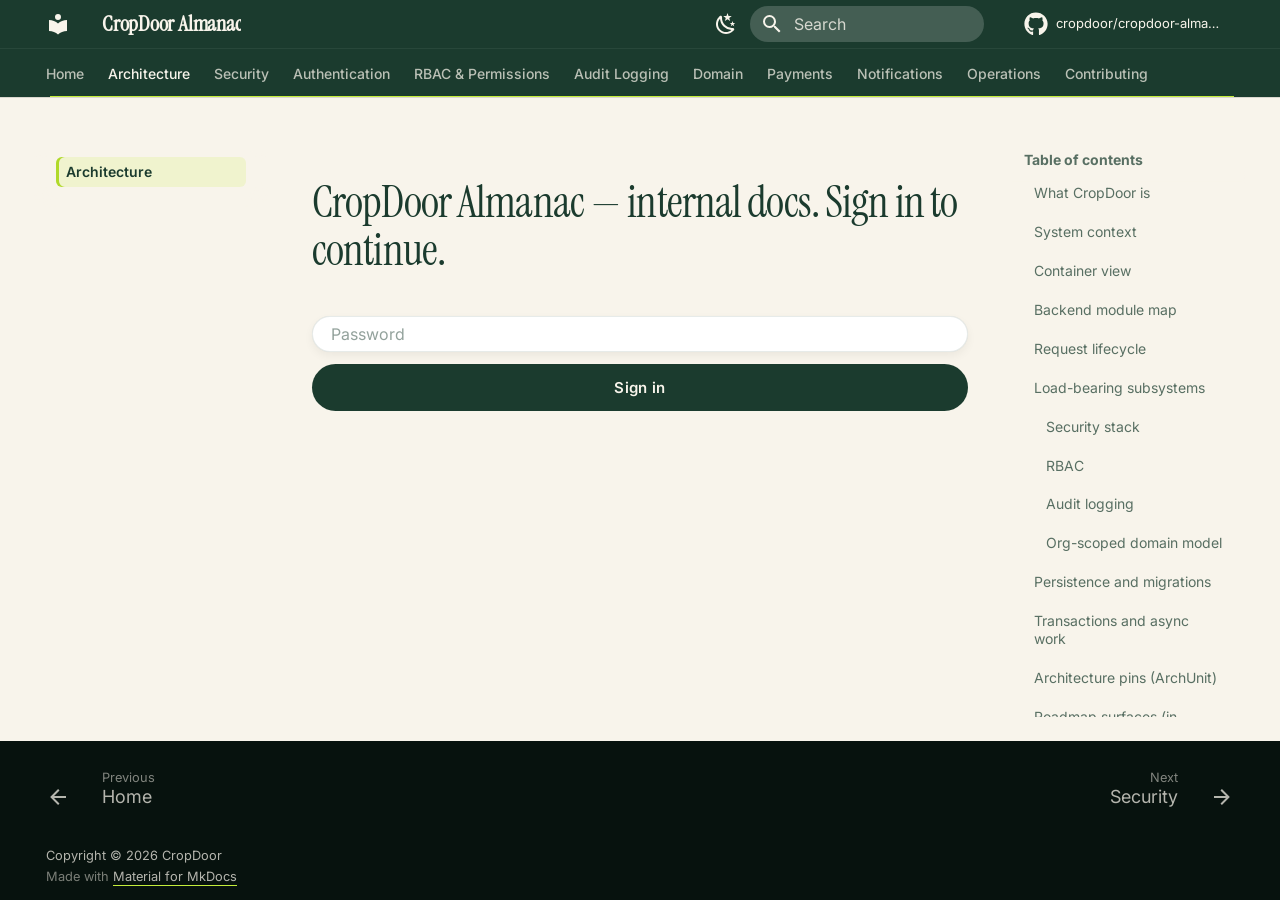
<file: architecture/index.html>
<!doctype html>
<html lang="en" class="no-js">
  <head>
    
      <meta charset="utf-8">
      <meta name="viewport" content="width=device-width,initial-scale=1">
      
        <meta name="description" content="Architecture and reference docs for the CropDoor platform — the farm-to-buyer marketplace.">
      
      
        <meta name="author" content="CropDoor Team">
      
      
        <link rel="canonical" href="https://almanac.cropdoor.com/architecture/">
      
      
        <link rel="prev" href="..">
      
      
        <link rel="next" href="../security/">
      
      
        
      
      
      <link rel="icon" href="../assets/images/favicon.png">
      <meta name="generator" content="mkdocs-1.6.1, mkdocs-material-9.7.6">
    
    
      
        <title>Architecture - CropDoor Almanac</title>
      
    
    
      <link rel="stylesheet" href="../assets/stylesheets/main.484c7ddc.min.css">
      
        
        <link rel="stylesheet" href="../assets/stylesheets/palette.ab4e12ef.min.css">
      
      


    
    
      
    
    
      
        
        
        <link rel="preconnect" href="https://fonts.gstatic.com" crossorigin>
        <link rel="stylesheet" href="https://fonts.googleapis.com/css?family=Inter:300,300i,400,400i,700,700i%7CJetBrains+Mono:400,400i,700,700i&display=fallback">
        <style>:root{--md-text-font:"Inter";--md-code-font:"JetBrains Mono"}</style>
      
    
    
      <link rel="stylesheet" href="../stylesheets/extra.css">
    
    <script>__md_scope=new URL("..",location),__md_hash=e=>[...e].reduce(((e,_)=>(e<<5)-e+_.charCodeAt(0)),0),__md_get=(e,_=localStorage,t=__md_scope)=>JSON.parse(_.getItem(t.pathname+"."+e)),__md_set=(e,_,t=localStorage,a=__md_scope)=>{try{t.setItem(a.pathname+"."+e,JSON.stringify(_))}catch(e){}}</script>
    
      

    
    
  </head>
  
  
    
    
      
    
    
    
    
    <body dir="ltr" data-md-color-scheme="default" data-md-color-primary="custom" data-md-color-accent="custom">
  
    
    <input class="md-toggle" data-md-toggle="drawer" type="checkbox" id="__drawer" autocomplete="off">
    <input class="md-toggle" data-md-toggle="search" type="checkbox" id="__search" autocomplete="off">
    <label class="md-overlay" for="__drawer"></label>
    <div data-md-component="skip">
      
        
        <a href="#architecture" class="md-skip">
          Skip to content
        </a>
      
    </div>
    <div data-md-component="announce">
      
    </div>
    
    
      

  

<header class="md-header md-header--shadow md-header--lifted" data-md-component="header">
  <nav class="md-header__inner md-grid" aria-label="Header">
    <a href=".." title="CropDoor Almanac" class="md-header__button md-logo" aria-label="CropDoor Almanac" data-md-component="logo">
      
  
  <svg xmlns="http://www.w3.org/2000/svg" viewBox="0 0 24 24"><path d="M12 8a3 3 0 0 0 3-3 3 3 0 0 0-3-3 3 3 0 0 0-3 3 3 3 0 0 0 3 3m0 3.54C9.64 9.35 6.5 8 3 8v11c3.5 0 6.64 1.35 9 3.54 2.36-2.19 5.5-3.54 9-3.54V8c-3.5 0-6.64 1.35-9 3.54"/></svg>

    </a>
    <label class="md-header__button md-icon" for="__drawer">
      
      <svg xmlns="http://www.w3.org/2000/svg" viewBox="0 0 24 24"><path d="M3 6h18v2H3zm0 5h18v2H3zm0 5h18v2H3z"/></svg>
    </label>
    <div class="md-header__title" data-md-component="header-title">
      <div class="md-header__ellipsis">
        <div class="md-header__topic">
          <span class="md-ellipsis">
            CropDoor Almanac
          </span>
        </div>
        <div class="md-header__topic" data-md-component="header-topic">
          <span class="md-ellipsis">
            
              Architecture
            
          </span>
        </div>
      </div>
    </div>
    
      
        <form class="md-header__option" data-md-component="palette">
  
    
    
    
    <input class="md-option" data-md-color-media="(prefers-color-scheme: light)" data-md-color-scheme="default" data-md-color-primary="custom" data-md-color-accent="custom"  aria-label="Switch to dark mode"  type="radio" name="__palette" id="__palette_0">
    
      <label class="md-header__button md-icon" title="Switch to dark mode" for="__palette_1" hidden>
        <svg xmlns="http://www.w3.org/2000/svg" viewBox="0 0 24 24"><path d="m17.75 4.09-2.53 1.94.91 3.06-2.63-1.81-2.63 1.81.91-3.06-2.53-1.94L12.44 4l1.06-3 1.06 3zm3.5 6.91-1.64 1.25.59 1.98-1.7-1.17-1.7 1.17.59-1.98L15.75 11l2.06-.05L18.5 9l.69 1.95zm-2.28 4.95c.83-.08 1.72 1.1 1.19 1.85-.32.45-.66.87-1.08 1.27C15.17 23 8.84 23 4.94 19.07c-3.91-3.9-3.91-10.24 0-14.14.4-.4.82-.76 1.27-1.08.75-.53 1.93.36 1.85 1.19-.27 2.86.69 5.83 2.89 8.02a9.96 9.96 0 0 0 8.02 2.89m-1.64 2.02a12.08 12.08 0 0 1-7.8-3.47c-2.17-2.19-3.33-5-3.49-7.82-2.81 3.14-2.7 7.96.31 10.98 3.02 3.01 7.84 3.12 10.98.31"/></svg>
      </label>
    
  
    
    
    
    <input class="md-option" data-md-color-media="(prefers-color-scheme: dark)" data-md-color-scheme="slate" data-md-color-primary="custom" data-md-color-accent="custom"  aria-label="Switch to light mode"  type="radio" name="__palette" id="__palette_1">
    
      <label class="md-header__button md-icon" title="Switch to light mode" for="__palette_0" hidden>
        <svg xmlns="http://www.w3.org/2000/svg" viewBox="0 0 24 24"><path d="M12 7a5 5 0 0 1 5 5 5 5 0 0 1-5 5 5 5 0 0 1-5-5 5 5 0 0 1 5-5m0 2a3 3 0 0 0-3 3 3 3 0 0 0 3 3 3 3 0 0 0 3-3 3 3 0 0 0-3-3m0-7 2.39 3.42C13.65 5.15 12.84 5 12 5s-1.65.15-2.39.42zM3.34 7l4.16-.35A7.2 7.2 0 0 0 5.94 8.5c-.44.74-.69 1.5-.83 2.29zm.02 10 1.76-3.77a7.131 7.131 0 0 0 2.38 4.14zM20.65 7l-1.77 3.79a7.02 7.02 0 0 0-2.38-4.15zm-.01 10-4.14.36c.59-.51 1.12-1.14 1.54-1.86.42-.73.69-1.5.83-2.29zM12 22l-2.41-3.44c.74.27 1.55.44 2.41.44.82 0 1.63-.17 2.37-.44z"/></svg>
      </label>
    
  
</form>
      
    
    
      <script>var palette=__md_get("__palette");if(palette&&palette.color){if("(prefers-color-scheme)"===palette.color.media){var media=matchMedia("(prefers-color-scheme: light)"),input=document.querySelector(media.matches?"[data-md-color-media='(prefers-color-scheme: light)']":"[data-md-color-media='(prefers-color-scheme: dark)']");palette.color.media=input.getAttribute("data-md-color-media"),palette.color.scheme=input.getAttribute("data-md-color-scheme"),palette.color.primary=input.getAttribute("data-md-color-primary"),palette.color.accent=input.getAttribute("data-md-color-accent")}for(var[key,value]of Object.entries(palette.color))document.body.setAttribute("data-md-color-"+key,value)}</script>
    
    
    
      
      
        <label class="md-header__button md-icon" for="__search">
          
          <svg xmlns="http://www.w3.org/2000/svg" viewBox="0 0 24 24"><path d="M9.5 3A6.5 6.5 0 0 1 16 9.5c0 1.61-.59 3.09-1.56 4.23l.27.27h.79l5 5-1.5 1.5-5-5v-.79l-.27-.27A6.52 6.52 0 0 1 9.5 16 6.5 6.5 0 0 1 3 9.5 6.5 6.5 0 0 1 9.5 3m0 2C7 5 5 7 5 9.5S7 14 9.5 14 14 12 14 9.5 12 5 9.5 5"/></svg>
        </label>
        <div class="md-search" data-md-component="search" role="dialog">
  <label class="md-search__overlay" for="__search"></label>
  <div class="md-search__inner" role="search">
    <form class="md-search__form" name="search">
      <input type="text" class="md-search__input" name="query" aria-label="Search" placeholder="Search" autocapitalize="off" autocorrect="off" autocomplete="off" spellcheck="false" data-md-component="search-query" required>
      <label class="md-search__icon md-icon" for="__search">
        
        <svg xmlns="http://www.w3.org/2000/svg" viewBox="0 0 24 24"><path d="M9.5 3A6.5 6.5 0 0 1 16 9.5c0 1.61-.59 3.09-1.56 4.23l.27.27h.79l5 5-1.5 1.5-5-5v-.79l-.27-.27A6.52 6.52 0 0 1 9.5 16 6.5 6.5 0 0 1 3 9.5 6.5 6.5 0 0 1 9.5 3m0 2C7 5 5 7 5 9.5S7 14 9.5 14 14 12 14 9.5 12 5 9.5 5"/></svg>
        
        <svg xmlns="http://www.w3.org/2000/svg" viewBox="0 0 24 24"><path d="M20 11v2H8l5.5 5.5-1.42 1.42L4.16 12l7.92-7.92L13.5 5.5 8 11z"/></svg>
      </label>
      <nav class="md-search__options" aria-label="Search">
        
          <a href="javascript:void(0)" class="md-search__icon md-icon" title="Share" aria-label="Share" data-clipboard data-clipboard-text="" data-md-component="search-share" tabindex="-1">
            
            <svg xmlns="http://www.w3.org/2000/svg" viewBox="0 0 24 24"><path d="M18 16.08c-.76 0-1.44.3-1.96.77L8.91 12.7c.05-.23.09-.46.09-.7s-.04-.47-.09-.7l7.05-4.11c.54.5 1.25.81 2.04.81a3 3 0 0 0 3-3 3 3 0 0 0-3-3 3 3 0 0 0-3 3c0 .24.04.47.09.7L8.04 9.81C7.5 9.31 6.79 9 6 9a3 3 0 0 0-3 3 3 3 0 0 0 3 3c.79 0 1.5-.31 2.04-.81l7.12 4.15c-.05.21-.08.43-.08.66 0 1.61 1.31 2.91 2.92 2.91s2.92-1.3 2.92-2.91A2.92 2.92 0 0 0 18 16.08"/></svg>
          </a>
        
        <button type="reset" class="md-search__icon md-icon" title="Clear" aria-label="Clear" tabindex="-1">
          
          <svg xmlns="http://www.w3.org/2000/svg" viewBox="0 0 24 24"><path d="M19 6.41 17.59 5 12 10.59 6.41 5 5 6.41 10.59 12 5 17.59 6.41 19 12 13.41 17.59 19 19 17.59 13.41 12z"/></svg>
        </button>
      </nav>
      
        <div class="md-search__suggest" data-md-component="search-suggest"></div>
      
    </form>
    <div class="md-search__output">
      <div class="md-search__scrollwrap" tabindex="0" data-md-scrollfix>
        <div class="md-search-result" data-md-component="search-result">
          <div class="md-search-result__meta">
            Initializing search
          </div>
          <ol class="md-search-result__list" role="presentation"></ol>
        </div>
      </div>
    </div>
  </div>
</div>
      
    
    
      <div class="md-header__source">
        <a href="https://github.com/cropdoor/cropdoor-almanac" title="Go to repository" class="md-source" data-md-component="source">
  <div class="md-source__icon md-icon">
    
    <svg xmlns="http://www.w3.org/2000/svg" viewBox="0 0 512 512"><!--! Font Awesome Free 7.1.0 by @fontawesome - https://fontawesome.com License - https://fontawesome.com/license/free (Icons: CC BY 4.0, Fonts: SIL OFL 1.1, Code: MIT License) Copyright 2025 Fonticons, Inc.--><path d="M173.9 397.4c0 2-2.3 3.6-5.2 3.6-3.3.3-5.6-1.3-5.6-3.6 0-2 2.3-3.6 5.2-3.6 3-.3 5.6 1.3 5.6 3.6m-31.1-4.5c-.7 2 1.3 4.3 4.3 4.9 2.6 1 5.6 0 6.2-2s-1.3-4.3-4.3-5.2c-2.6-.7-5.5.3-6.2 2.3m44.2-1.7c-2.9.7-4.9 2.6-4.6 4.9.3 2 2.9 3.3 5.9 2.6 2.9-.7 4.9-2.6 4.6-4.6-.3-1.9-3-3.2-5.9-2.9M252.8 8C114.1 8 8 113.3 8 252c0 110.9 69.8 205.8 169.5 239.2 12.8 2.3 17.3-5.6 17.3-12.1 0-6.2-.3-40.4-.3-61.4 0 0-70 15-84.7-29.8 0 0-11.4-29.1-27.8-36.6 0 0-22.9-15.7 1.6-15.4 0 0 24.9 2 38.6 25.8 21.9 38.6 58.6 27.5 72.9 20.9 2.3-16 8.8-27.1 16-33.7-55.9-6.2-112.3-14.3-112.3-110.5 0-27.5 7.6-41.3 23.6-58.9-2.6-6.5-11.1-33.3 2.6-67.9 20.9-6.5 69 27 69 27 20-5.6 41.5-8.5 62.8-8.5s42.8 2.9 62.8 8.5c0 0 48.1-33.6 69-27 13.7 34.7 5.2 61.4 2.6 67.9 16 17.7 25.8 31.5 25.8 58.9 0 96.5-58.9 104.2-114.8 110.5 9.2 7.9 17 22.9 17 46.4 0 33.7-.3 75.4-.3 83.6 0 6.5 4.6 14.4 17.3 12.1C436.2 457.8 504 362.9 504 252 504 113.3 391.5 8 252.8 8M105.2 352.9c-1.3 1-1 3.3.7 5.2 1.6 1.6 3.9 2.3 5.2 1 1.3-1 1-3.3-.7-5.2-1.6-1.6-3.9-2.3-5.2-1m-10.8-8.1c-.7 1.3.3 2.9 2.3 3.9 1.6 1 3.6.7 4.3-.7.7-1.3-.3-2.9-2.3-3.9-2-.6-3.6-.3-4.3.7m32.4 35.6c-1.6 1.3-1 4.3 1.3 6.2 2.3 2.3 5.2 2.6 6.5 1 1.3-1.3.7-4.3-1.3-6.2-2.2-2.3-5.2-2.6-6.5-1m-11.4-14.7c-1.6 1-1.6 3.6 0 5.9s4.3 3.3 5.6 2.3c1.6-1.3 1.6-3.9 0-6.2-1.4-2.3-4-3.3-5.6-2"/></svg>
  </div>
  <div class="md-source__repository">
    cropdoor/cropdoor-almanac
  </div>
</a>
      </div>
    
  </nav>
  
    
      
<nav class="md-tabs" aria-label="Tabs" data-md-component="tabs">
  <div class="md-grid">
    <ul class="md-tabs__list">
      
        
  
  
  
  
    <li class="md-tabs__item">
      <a href=".." class="md-tabs__link">
        
  
  
    
  
  Home

      </a>
    </li>
  

      
        
  
  
  
    
  
  
    
    
      <li class="md-tabs__item md-tabs__item--active">
        <a href="./" class="md-tabs__link">
          
  
  
    
  
  Architecture

        </a>
      </li>
    
  

      
        
  
  
  
  
    
    
      <li class="md-tabs__item">
        <a href="../security/" class="md-tabs__link">
          
  
  
    
  
  Security

        </a>
      </li>
    
  

      
        
  
  
  
  
    
    
      <li class="md-tabs__item">
        <a href="../auth/" class="md-tabs__link">
          
  
  
    
  
  Authentication

        </a>
      </li>
    
  

      
        
  
  
  
  
    
    
      <li class="md-tabs__item">
        <a href="../rbac/" class="md-tabs__link">
          
  
  
    
  
  RBAC & Permissions

        </a>
      </li>
    
  

      
        
  
  
  
  
    
    
      <li class="md-tabs__item">
        <a href="../audit/" class="md-tabs__link">
          
  
  
    
  
  Audit Logging

        </a>
      </li>
    
  

      
        
  
  
  
  
    
    
      <li class="md-tabs__item">
        <a href="../domain/" class="md-tabs__link">
          
  
  
    
  
  Domain

        </a>
      </li>
    
  

      
        
  
  
  
  
    
    
      <li class="md-tabs__item">
        <a href="../payments/" class="md-tabs__link">
          
  
  
    
  
  Payments

        </a>
      </li>
    
  

      
        
  
  
  
  
    
    
      <li class="md-tabs__item">
        <a href="../notifications/" class="md-tabs__link">
          
  
  
    
  
  Notifications

        </a>
      </li>
    
  

      
        
  
  
  
  
    
    
      <li class="md-tabs__item">
        <a href="../operations/" class="md-tabs__link">
          
  
  
    
  
  Operations

        </a>
      </li>
    
  

      
        
  
  
  
  
    
    
      <li class="md-tabs__item">
        <a href="../contributing/" class="md-tabs__link">
          
  
  
    
  
  Contributing

        </a>
      </li>
    
  

      
    </ul>
  </div>
</nav>
    
  
</header>
    
    <div class="md-container" data-md-component="container">
      
      
        
      
      <main class="md-main" data-md-component="main">
        <div class="md-main__inner md-grid">
          
            
              
              <div class="md-sidebar md-sidebar--primary" data-md-component="sidebar" data-md-type="navigation" >
                <div class="md-sidebar__scrollwrap">
                  <div class="md-sidebar__inner">
                    


  


<nav class="md-nav md-nav--primary md-nav--lifted" aria-label="Navigation" data-md-level="0">
  <label class="md-nav__title" for="__drawer">
    <a href=".." title="CropDoor Almanac" class="md-nav__button md-logo" aria-label="CropDoor Almanac" data-md-component="logo">
      
  
  <svg xmlns="http://www.w3.org/2000/svg" viewBox="0 0 24 24"><path d="M12 8a3 3 0 0 0 3-3 3 3 0 0 0-3-3 3 3 0 0 0-3 3 3 3 0 0 0 3 3m0 3.54C9.64 9.35 6.5 8 3 8v11c3.5 0 6.64 1.35 9 3.54 2.36-2.19 5.5-3.54 9-3.54V8c-3.5 0-6.64 1.35-9 3.54"/></svg>

    </a>
    CropDoor Almanac
  </label>
  
    <div class="md-nav__source">
      <a href="https://github.com/cropdoor/cropdoor-almanac" title="Go to repository" class="md-source" data-md-component="source">
  <div class="md-source__icon md-icon">
    
    <svg xmlns="http://www.w3.org/2000/svg" viewBox="0 0 512 512"><!--! Font Awesome Free 7.1.0 by @fontawesome - https://fontawesome.com License - https://fontawesome.com/license/free (Icons: CC BY 4.0, Fonts: SIL OFL 1.1, Code: MIT License) Copyright 2025 Fonticons, Inc.--><path d="M173.9 397.4c0 2-2.3 3.6-5.2 3.6-3.3.3-5.6-1.3-5.6-3.6 0-2 2.3-3.6 5.2-3.6 3-.3 5.6 1.3 5.6 3.6m-31.1-4.5c-.7 2 1.3 4.3 4.3 4.9 2.6 1 5.6 0 6.2-2s-1.3-4.3-4.3-5.2c-2.6-.7-5.5.3-6.2 2.3m44.2-1.7c-2.9.7-4.9 2.6-4.6 4.9.3 2 2.9 3.3 5.9 2.6 2.9-.7 4.9-2.6 4.6-4.6-.3-1.9-3-3.2-5.9-2.9M252.8 8C114.1 8 8 113.3 8 252c0 110.9 69.8 205.8 169.5 239.2 12.8 2.3 17.3-5.6 17.3-12.1 0-6.2-.3-40.4-.3-61.4 0 0-70 15-84.7-29.8 0 0-11.4-29.1-27.8-36.6 0 0-22.9-15.7 1.6-15.4 0 0 24.9 2 38.6 25.8 21.9 38.6 58.6 27.5 72.9 20.9 2.3-16 8.8-27.1 16-33.7-55.9-6.2-112.3-14.3-112.3-110.5 0-27.5 7.6-41.3 23.6-58.9-2.6-6.5-11.1-33.3 2.6-67.9 20.9-6.5 69 27 69 27 20-5.6 41.5-8.5 62.8-8.5s42.8 2.9 62.8 8.5c0 0 48.1-33.6 69-27 13.7 34.7 5.2 61.4 2.6 67.9 16 17.7 25.8 31.5 25.8 58.9 0 96.5-58.9 104.2-114.8 110.5 9.2 7.9 17 22.9 17 46.4 0 33.7-.3 75.4-.3 83.6 0 6.5 4.6 14.4 17.3 12.1C436.2 457.8 504 362.9 504 252 504 113.3 391.5 8 252.8 8M105.2 352.9c-1.3 1-1 3.3.7 5.2 1.6 1.6 3.9 2.3 5.2 1 1.3-1 1-3.3-.7-5.2-1.6-1.6-3.9-2.3-5.2-1m-10.8-8.1c-.7 1.3.3 2.9 2.3 3.9 1.6 1 3.6.7 4.3-.7.7-1.3-.3-2.9-2.3-3.9-2-.6-3.6-.3-4.3.7m32.4 35.6c-1.6 1.3-1 4.3 1.3 6.2 2.3 2.3 5.2 2.6 6.5 1 1.3-1.3.7-4.3-1.3-6.2-2.2-2.3-5.2-2.6-6.5-1m-11.4-14.7c-1.6 1-1.6 3.6 0 5.9s4.3 3.3 5.6 2.3c1.6-1.3 1.6-3.9 0-6.2-1.4-2.3-4-3.3-5.6-2"/></svg>
  </div>
  <div class="md-source__repository">
    cropdoor/cropdoor-almanac
  </div>
</a>
    </div>
  
  <ul class="md-nav__list" data-md-scrollfix>
    
      
      
  
  
  
  
    <li class="md-nav__item">
      <a href=".." class="md-nav__link">
        
  
  
  <span class="md-ellipsis">
    
  
    Home
  

    
  </span>
  
    
  
  
    <span class="md-status md-status--encrypted"></span>
  

  
  

      </a>
    </li>
  

    
      
      
  
  
    
  
  
  
    
    
      
        
          
        
      
    
    
    
      
        
        
      
      
        
      
    
    
    <li class="md-nav__item md-nav__item--active md-nav__item--section md-nav__item--nested">
      
        
        
        <input class="md-nav__toggle md-toggle " type="checkbox" id="__nav_2" checked>
        
          
          <div class="md-nav__link md-nav__container">
            <a href="./" class="md-nav__link md-nav__link--active">
              
  
  
  <span class="md-ellipsis">
    
  
    Architecture
  

    
  </span>
  
  

            </a>
            
          </div>
        
        <nav class="md-nav" data-md-level="1" aria-labelledby="__nav_2_label" aria-expanded="true">
          <label class="md-nav__title" for="__nav_2">
            <span class="md-nav__icon md-icon"></span>
            
  
    Architecture
  

          </label>
          <ul class="md-nav__list" data-md-scrollfix>
            
              
            
          </ul>
        </nav>
      
    </li>
  

    
      
      
  
  
  
  
    
    
      
        
          
        
      
    
    
    
      
      
        
      
    
    
    <li class="md-nav__item md-nav__item--nested">
      
        
        
        <input class="md-nav__toggle md-toggle " type="checkbox" id="__nav_3" >
        
          
          <div class="md-nav__link md-nav__container">
            <a href="../security/" class="md-nav__link ">
              
  
  
  <span class="md-ellipsis">
    
  
    Security
  

    
  </span>
  
  

            </a>
            
          </div>
        
        <nav class="md-nav" data-md-level="1" aria-labelledby="__nav_3_label" aria-expanded="false">
          <label class="md-nav__title" for="__nav_3">
            <span class="md-nav__icon md-icon"></span>
            
  
    Security
  

          </label>
          <ul class="md-nav__list" data-md-scrollfix>
            
              
            
          </ul>
        </nav>
      
    </li>
  

    
      
      
  
  
  
  
    
    
      
        
          
        
      
    
    
    
      
      
        
      
    
    
    <li class="md-nav__item md-nav__item--nested">
      
        
        
        <input class="md-nav__toggle md-toggle " type="checkbox" id="__nav_4" >
        
          
          <div class="md-nav__link md-nav__container">
            <a href="../auth/" class="md-nav__link ">
              
  
  
  <span class="md-ellipsis">
    
  
    Authentication
  

    
  </span>
  
  

            </a>
            
          </div>
        
        <nav class="md-nav" data-md-level="1" aria-labelledby="__nav_4_label" aria-expanded="false">
          <label class="md-nav__title" for="__nav_4">
            <span class="md-nav__icon md-icon"></span>
            
  
    Authentication
  

          </label>
          <ul class="md-nav__list" data-md-scrollfix>
            
              
            
          </ul>
        </nav>
      
    </li>
  

    
      
      
  
  
  
  
    
    
      
        
          
        
      
    
    
    
      
      
        
      
    
    
    <li class="md-nav__item md-nav__item--nested">
      
        
        
        <input class="md-nav__toggle md-toggle " type="checkbox" id="__nav_5" >
        
          
          <div class="md-nav__link md-nav__container">
            <a href="../rbac/" class="md-nav__link ">
              
  
  
  <span class="md-ellipsis">
    
  
    RBAC & Permissions
  

    
  </span>
  
  

            </a>
            
          </div>
        
        <nav class="md-nav" data-md-level="1" aria-labelledby="__nav_5_label" aria-expanded="false">
          <label class="md-nav__title" for="__nav_5">
            <span class="md-nav__icon md-icon"></span>
            
  
    RBAC & Permissions
  

          </label>
          <ul class="md-nav__list" data-md-scrollfix>
            
              
            
          </ul>
        </nav>
      
    </li>
  

    
      
      
  
  
  
  
    
    
      
        
          
        
      
    
    
    
      
      
        
      
    
    
    <li class="md-nav__item md-nav__item--nested">
      
        
        
        <input class="md-nav__toggle md-toggle " type="checkbox" id="__nav_6" >
        
          
          <div class="md-nav__link md-nav__container">
            <a href="../audit/" class="md-nav__link ">
              
  
  
  <span class="md-ellipsis">
    
  
    Audit Logging
  

    
  </span>
  
  

            </a>
            
          </div>
        
        <nav class="md-nav" data-md-level="1" aria-labelledby="__nav_6_label" aria-expanded="false">
          <label class="md-nav__title" for="__nav_6">
            <span class="md-nav__icon md-icon"></span>
            
  
    Audit Logging
  

          </label>
          <ul class="md-nav__list" data-md-scrollfix>
            
              
            
          </ul>
        </nav>
      
    </li>
  

    
      
      
  
  
  
  
    
    
      
        
          
        
      
    
    
    
      
      
        
      
    
    
    <li class="md-nav__item md-nav__item--nested">
      
        
        
        <input class="md-nav__toggle md-toggle " type="checkbox" id="__nav_7" >
        
          
          <div class="md-nav__link md-nav__container">
            <a href="../domain/" class="md-nav__link ">
              
  
  
  <span class="md-ellipsis">
    
  
    Domain
  

    
  </span>
  
  

            </a>
            
          </div>
        
        <nav class="md-nav" data-md-level="1" aria-labelledby="__nav_7_label" aria-expanded="false">
          <label class="md-nav__title" for="__nav_7">
            <span class="md-nav__icon md-icon"></span>
            
  
    Domain
  

          </label>
          <ul class="md-nav__list" data-md-scrollfix>
            
              
            
          </ul>
        </nav>
      
    </li>
  

    
      
      
  
  
  
  
    
    
      
        
          
        
      
    
    
    
      
      
        
      
    
    
    <li class="md-nav__item md-nav__item--nested">
      
        
        
        <input class="md-nav__toggle md-toggle " type="checkbox" id="__nav_8" >
        
          
          <div class="md-nav__link md-nav__container">
            <a href="../payments/" class="md-nav__link ">
              
  
  
  <span class="md-ellipsis">
    
  
    Payments
  

    
  </span>
  
  

            </a>
            
          </div>
        
        <nav class="md-nav" data-md-level="1" aria-labelledby="__nav_8_label" aria-expanded="false">
          <label class="md-nav__title" for="__nav_8">
            <span class="md-nav__icon md-icon"></span>
            
  
    Payments
  

          </label>
          <ul class="md-nav__list" data-md-scrollfix>
            
              
            
          </ul>
        </nav>
      
    </li>
  

    
      
      
  
  
  
  
    
    
      
        
          
        
      
    
    
    
      
      
        
      
    
    
    <li class="md-nav__item md-nav__item--nested">
      
        
        
        <input class="md-nav__toggle md-toggle " type="checkbox" id="__nav_9" >
        
          
          <div class="md-nav__link md-nav__container">
            <a href="../notifications/" class="md-nav__link ">
              
  
  
  <span class="md-ellipsis">
    
  
    Notifications
  

    
  </span>
  
  

            </a>
            
          </div>
        
        <nav class="md-nav" data-md-level="1" aria-labelledby="__nav_9_label" aria-expanded="false">
          <label class="md-nav__title" for="__nav_9">
            <span class="md-nav__icon md-icon"></span>
            
  
    Notifications
  

          </label>
          <ul class="md-nav__list" data-md-scrollfix>
            
              
            
          </ul>
        </nav>
      
    </li>
  

    
      
      
  
  
  
  
    
    
      
        
          
        
      
    
    
    
      
      
        
      
    
    
    <li class="md-nav__item md-nav__item--nested">
      
        
        
        <input class="md-nav__toggle md-toggle " type="checkbox" id="__nav_10" >
        
          
          <div class="md-nav__link md-nav__container">
            <a href="../operations/" class="md-nav__link ">
              
  
  
  <span class="md-ellipsis">
    
  
    Operations
  

    
  </span>
  
  

            </a>
            
          </div>
        
        <nav class="md-nav" data-md-level="1" aria-labelledby="__nav_10_label" aria-expanded="false">
          <label class="md-nav__title" for="__nav_10">
            <span class="md-nav__icon md-icon"></span>
            
  
    Operations
  

          </label>
          <ul class="md-nav__list" data-md-scrollfix>
            
              
            
          </ul>
        </nav>
      
    </li>
  

    
      
      
  
  
  
  
    
    
      
        
          
        
      
    
    
    
      
      
        
      
    
    
    <li class="md-nav__item md-nav__item--nested">
      
        
        
        <input class="md-nav__toggle md-toggle " type="checkbox" id="__nav_11" >
        
          
          <div class="md-nav__link md-nav__container">
            <a href="../contributing/" class="md-nav__link ">
              
  
  
  <span class="md-ellipsis">
    
  
    Contributing
  

    
  </span>
  
  

            </a>
            
          </div>
        
        <nav class="md-nav" data-md-level="1" aria-labelledby="__nav_11_label" aria-expanded="false">
          <label class="md-nav__title" for="__nav_11">
            <span class="md-nav__icon md-icon"></span>
            
  
    Contributing
  

          </label>
          <ul class="md-nav__list" data-md-scrollfix>
            
              
            
          </ul>
        </nav>
      
    </li>
  

    
  </ul>
</nav>
                  </div>
                </div>
              </div>
            
            
              
              <div class="md-sidebar md-sidebar--secondary" data-md-component="sidebar" data-md-type="toc" >
                <div class="md-sidebar__scrollwrap">
                  <div class="md-sidebar__inner">
                    

<nav class="md-nav md-nav--secondary" aria-label="Table of contents">
  
  
  
    
  
  
    <label class="md-nav__title" for="__toc">
      <span class="md-nav__icon md-icon"></span>
      Table of contents
    </label>
    <ul class="md-nav__list" data-md-component="toc" data-md-scrollfix>
      
        <li class="md-nav__item">
  <a href="#what-cropdoor-is" class="md-nav__link">
    <span class="md-ellipsis">
      
        What CropDoor is
      
    </span>
  </a>
  
</li>
      
        <li class="md-nav__item">
  <a href="#system-context" class="md-nav__link">
    <span class="md-ellipsis">
      
        System context
      
    </span>
  </a>
  
</li>
      
        <li class="md-nav__item">
  <a href="#container-view" class="md-nav__link">
    <span class="md-ellipsis">
      
        Container view
      
    </span>
  </a>
  
</li>
      
        <li class="md-nav__item">
  <a href="#backend-module-map" class="md-nav__link">
    <span class="md-ellipsis">
      
        Backend module map
      
    </span>
  </a>
  
</li>
      
        <li class="md-nav__item">
  <a href="#request-lifecycle" class="md-nav__link">
    <span class="md-ellipsis">
      
        Request lifecycle
      
    </span>
  </a>
  
</li>
      
        <li class="md-nav__item">
  <a href="#load-bearing-subsystems" class="md-nav__link">
    <span class="md-ellipsis">
      
        Load-bearing subsystems
      
    </span>
  </a>
  
    <nav class="md-nav" aria-label="Load-bearing subsystems">
      <ul class="md-nav__list">
        
          <li class="md-nav__item">
  <a href="#security-stack" class="md-nav__link">
    <span class="md-ellipsis">
      
        Security stack
      
    </span>
  </a>
  
</li>
        
          <li class="md-nav__item">
  <a href="#rbac" class="md-nav__link">
    <span class="md-ellipsis">
      
        RBAC
      
    </span>
  </a>
  
</li>
        
          <li class="md-nav__item">
  <a href="#audit-logging" class="md-nav__link">
    <span class="md-ellipsis">
      
        Audit logging
      
    </span>
  </a>
  
</li>
        
          <li class="md-nav__item">
  <a href="#org-scoped-domain-model" class="md-nav__link">
    <span class="md-ellipsis">
      
        Org-scoped domain model
      
    </span>
  </a>
  
</li>
        
      </ul>
    </nav>
  
</li>
      
        <li class="md-nav__item">
  <a href="#persistence-and-migrations" class="md-nav__link">
    <span class="md-ellipsis">
      
        Persistence and migrations
      
    </span>
  </a>
  
</li>
      
        <li class="md-nav__item">
  <a href="#transactions-and-async-work" class="md-nav__link">
    <span class="md-ellipsis">
      
        Transactions and async work
      
    </span>
  </a>
  
</li>
      
        <li class="md-nav__item">
  <a href="#architecture-pins-archunit" class="md-nav__link">
    <span class="md-ellipsis">
      
        Architecture pins (ArchUnit)
      
    </span>
  </a>
  
</li>
      
        <li class="md-nav__item">
  <a href="#roadmap-surfaces-in-model-not-in-flow" class="md-nav__link">
    <span class="md-ellipsis">
      
        Roadmap surfaces (in model, not in flow)
      
    </span>
  </a>
  
</li>
      
        <li class="md-nav__item">
  <a href="#where-to-next" class="md-nav__link">
    <span class="md-ellipsis">
      
        Where to next
      
    </span>
  </a>
  
</li>
      
    </ul>
  
</nav>
                  </div>
                </div>
              </div>
            
          
          
            <div class="md-content" data-md-component="content">
              
              <article class="md-content__inner md-typeset">
                
                  


  
  


<div id="mkdocs-encrypted-content" style="display:none">dxmXLNwwJLfJ+398bObh6g==;T5HuJ1DT8Tn2GiFgXsuleDp3lxRGXgVKwXWhwqPQ4HkdHK+GCSmLWRniBDeVJyjNCKqV3mScNPD6ObfYvnIgExZ9xtDLGq3VcRTWIEa0x2JPm/3UEShPOi27RZAXw5YINFKb+Pp1G2tkD6tp9JcWYo0AEOZAErX5VgrYBC6BS5VrEFbPsVExlSS2WQkn2uGEMXdvc5Ssjuj1gu7PyX51Ut6sHgro1/aCTm3BFFDadKMgGFJGrbORBhzw3zPQWUP70RO2MKxH+0hg1h732ihr8YR3q0xggH+6lfHoXVegPuCuViATMgDkLlCWold7C2bO9Db1d/1QDP8WE8WUf/EyYho0TS2JkIIsbQdOMSnUeLJ2ktqaNqh0jZgzEJWoMsvIF4YIEfX40PHlYACkpCvrNpb5MgWJG8m/8tKzW1SH+vRszzdZdKvNlEuhzaDk6B+oodaWmpMRYYWPn3mlwRSXQnQRKGpyoVXNjBQXuJBNh3TFf+DYKJytzYTrhxNftOC9N25zN3cE1ipK2HWihmd5QDSEhFPAU2f9+lUMIWNosM7Wx4HXx2tfeaXMmV53mBEw8QnIOZfKvX77GOFwttFCzE02v0q/hqdkvQ0xpLsy/VJlvn9JJ+MaJfIsi/3+V7X114zOOnF9YiWAe0kDxV51PcIgBnhNNyf0Gs3C93OZkPR+QjP2n/mCU5cJkWSwQu33WFzl7eCCR8g0pY/K4vL7J9rOciEwZUeY++bJxK+FdYpRMOYtpGxCRgXQpxlrtocMjeIEe19MknuBXzdHj33G2gi4av3oXOMSKsXkVof0jHlQ456kNhN5RW79a8vOT3oI8WyxgTyZORv3H7SB0WScWfoEkOLZ/[base64]/S1EyEB2Lsi+7l7OR9WGWeWr4VPqKjngCN3bR8fiHpAM3+4++wBWi/zwxuTmKZmHocNTwFZVGCR/X0ASABl4qDW3u3lYYE1LUF6Z8oqj10cOuXinAxB7aUMmYCTWlojnyfdw35szspXAJH7bDEnDFd3zUamOaY46HXbHO2INmKw0F+o+UuUfi/bL+92Me0rjCVixkD2iqCmk8bbbfoPGNKJZphKmxuUpELPSa+2Ln7O40ucwueN06IUhx+2FwCJlZ7Hko1rCZDqvaIDsx7f9z5cFQQdg3Nw4gJ8UUMcWXn+NWkS1lxUYKAMusp8BTk89ovNiX044v+DEL4FcgW1K3L+/O4Pz98ZKkinmdm9Elw82FxP0Lati7ajYFPU2l/J1ZfnIXPoxfItbFMAUm3wjpVKurVdov6yuzvttKH7/DzuNy1dSO1TGfGCHDEp/AyX4tLSjBXzqAN69AAw0YeHap0knYZo7StEDwwFHIq+1DLj0JxxxrecJ9gVYpQAK5X5V5eiJXkhpLYvq/zrjwDIV+mePxR5Gx0C0NwdPMKOEmZjTfCwuICOADzvQb+Rs/hs9XA5/o9Hp8GR2nVqYVNuilQAjzWSQnuEgQOITgohtjrux/jCRSm7m9H/WC6S6tJNYhKayOrOPSBQ34g2fZO7FevOzv9l10+snYhLlbtgc2BRGlmInVtCiwJPvhMx0E9jj31EY4U8owUkSjk1GEXb2W7YeT+S/uMo2g9y/Vx+L3vH3aviIlkXyHNR3Snv/BsV4ZXImgT2phn488RdrEAVdI73FqS8cxzZaHLSfK3DXi7+JyAeZLJxCxVBRQX5DGOUU1SQahVf1nZfeg3yD9n9qqaoHZs6AIbWnWOm3CxgRVggKJQR4TE2ojDpJQmMylBG45t/YRTh+yBKERpTzbrtHL1/s9o8mPCt1wVj70pvsTItIC+YAJXcaLqWcSdkxs8UXx9/Gds8fv24/SanqhrdllGgDfEfvF/E7DCkhqecthPNsDiX0REJ/RCqRLlaWJ8HFPKPAXG3AJv9NUTiXBPqpvQzfqt6ibgQcdJ72zRpTBDvq5178PDHedZvuxupLrjvSnvn0IGDP6OMon6JoGcu1//eg0jTQjLeVg7aHGG8TRC+MDXqimgvjIEVWeaGxSS/w/A0qtOFB02cM6BIFlOkP1wA/5c92EjMZyQfETLdv8imlT4cqBFxMnOzEOutjflm4xwWuvhHeLjvK3kbPFggB4xtmA8pE0hts/RZDSe0M6OkuSCYPM6h9y0Epq4a7aWQh0c/7FVRYQyabYMlghOLBDpEJvW5QSHpaoBvcDOxNyrYFt3alEqSLEt/J2tBIZjTVEpj11HqAYwUROCgGEZoNUYxsqNC/WkOKfUc5vILveCBbf4PqDMKLDqo9Og+FJiC3In0kuz6iHgUGEbahyN0xLJgYq1mrq75sZzT/Z1Hxs6fIvOQWoA1or2TGJyxkT5hyssWt6BxCsssdBHjyRWgGrr+7BrEtkIMwUwQPfm4vbA9dlh833zE6OCgxkoMlfkXAAHOxUFeab8m0nQ5U5M6xVrAUUjoPOCTgtKMDlXrnZH/EFEfv0mKVh1WvHwLfyRu4y6JFkijDE7MQrXxjaVcQDyzYZL2wQZKK2NhTxgPOzBRvvWYqvQHqFfm9VlLUwl0xj7DO3pyeRBm+dAt5m/JKv9cYbpeQMwhRTYYVyVOhKJ+XSq2cZxmalkK7ksS2HI5LhCWxOXk1pVcbpBU30hUGquGyC3LddkYDo7nqmeIUat14xRAbDSh/EnhmmV2it89LPyX+psihjaqVMr9YXKhgTylYVHAc83dmLJNjfyYz64innP6rosghkuI9SDbaCbCzRdF0/[base64]/EBoyB6syi+1tEiEh8YeyND9J1jwB+LgLjKon3GXQh/54YhHquCsGuc5Vgv56f7AqLjWu1KLXbV5lMHxdnILIPUM6/JUngCRPRz4IMM1GUcsF6ddaKUI38H7YrzYWxyqYBw0Dv4lB2ltkhUjcIl4VxKlZB10vbydy/GqkEolQKX6albYXeVR4ziMPcgRGt54NVIUanBnh1SFnvArxejBbGz0bJWsipcgZdPGRWE8ktuXZIPeeHeLlrg3zg1hRHmcHi3G42wWMN6J7i9+eFhpn4fBgHgE9rrfdcmbAnKu9haAvJN5fUe8ZImdfaU/QfldYdzic1EPSzMncHSk1OLzHOa6v3vaWYwHZov2EGSkVp2RYnVSfZ3qHHvzeUI+St2b9rC0V428BENir7VNeIBJYi16B2+UXuM+fjRwQQlrDXBRaE+kdzPlVusl2DHhvJdM5Jv5Ahb93Ha7RxFjLd/RnwCgrYKY+4U5sUIEVLxr8AxSj33BuxIsyQ9fiLPe2moPKI5ayOSazs0SCb9d58FoVJvdAd3Qa7O1eNsm0G+K7Bx9ptD/qgNNapcFYy/n9eoVKX8Job6N4mab7PV/tvW0vMANnKJtpdU0O/AqEAvSFKjXCFcVuv1fIvV0xmN/n2u2r8CsnVvE/GNH49e65swdX7USzzLuSJsbNz+0cirGlwU+gL1DnkGPGa/Mdvlavtcw2NMT+NhmTO1o+wGGCiXd07epsZYlIVEmDkRDt/WAbYrtJTvBrd867ZAK0gDAtP2mNSaCm364tlzmwLe2m0/xnXiSbPbXfpo6jekmpRfGQ1z99Plp2DPWywtKFWC5ubcmrpCgBaZfO2LNUYvfQT+mI5QOS4aWFdzedGAMWSWXKi2q2M3ysE5/qT4dC5gJIadULjigsOjEfYSsTNarFWgUD63eDF1nj7pByIOTzTJcMcnkQA2xzwmJV+wZAmRWxrXdVHMYM4lFS8sfDsh8r2EKd0v41ZInv9bkENiITAQz54pjZ1TX/vB0UrmZbauiwGhkiPKGxfrEVG4/[base64]/[base64]/zPrOJTcnPDLPTr2R6+VLF8L5DfEr+VxEcy7uMoFhi9L3Q/m6NTILmEJZ0l7v5zUctpczeRwDVdqZDyhJXDT2MGDFFRdNnJdwoaVqbuqWNdIc6orvso/[base64]/sLMUWeiwQ58Ut+/LKM/pSYdjjuX2IDiJ/TpcrZdCMda94mSDc4ExwdfAyO9tH2CPgcGQ8CYvWmN0EGGsKPK+YKeasC74w+CC3GutwJn0KXMcegrJAvfqPmdNKG2yPH/Po58s5axVNUdzsNBsOCypTTLXv/Y5q5hKIzzn3y4GZmTWBzI9ZGtGUjg7v+u1rrAHxZCg8qwEA3SFCq4CeeH8rLSKVxjs3hxnL8i8YuVmSiDHEpJ5zszkJol+7J/seHrC4vGadIH/vnKy8NevPFFpjzmxzU2py++i6KDp4sq1sO/5a2wyNmJL8fqKNEuH085M8I0MQe/DC1DsoGP0+KCSMn9xwKXZ7ChfEsyh10+tFIyQlzOi79TCQ7asVc8qymvhvCPBxJ208v6W6QeKWYDbhH57uYSzWoCPcP8pbRpG7Q2wItFMPe57Hapc4nzq5Fg/yBzBm9XfMrxoDKe1h5o3KlO19ssGQjGIKTBmcNXM2OHlPmIEZTZjViEUP0WddPI67ukVUJ3qCyG4Q0zcFAPy+5atm3+x/Fjb5uUqijY9L1YcXwjfP90uJKOqAmBDILyUTdg9Opcy//IdMsYNN0Zhtn+Hl5Qsu3UEcnC1IFFaGhpqQ79+FDl4TP3WA4Fji9YNRkIekA4xvhlrVq62dOlC5Dt3zOTTzU8aVd8qoGaOLZccXaZoFw4bPMoEbqZQjEL/OWFADrNR9PivvHTE3eq2K4LByz9kzgzRf5hAkCi1KFhaV4XuUycgVMSEYDO9V+/7aGmmgdqHNT/nDSp4lQXXWJgUxDD7qtd4HBk40IBM93m+kXfsE92qPctGgzJLUkn9NEN8yCI0tc4rPvqnuo6AsrL0jVP18TlN3VTyM1jr/R366PME3P2UELXVq0WHkqOVyl8EPR7kyB7N3oLDldbiumU8E7kV8Fo5Jb4lic++R6UGqnQsqGDXYAffC27jA5b/75/n9C3c82I2czhu+vExYsD0U0ylT/TASLfrZh9hW9RdWbdGJj3ohJVHZo2YjyYssbM77jFO9jbMoRXA3GVLfhPGiHHsZcRjkaBgjoAP+bNeuil12gnVArbghK0jaiP0ZZ5EDyc3NqP8e4Jx0WQzF+EPX739FdbWSBpPNo/sVe5tm8amWZ/eWG8r0ie4+HxXWvEnKeDsbAFR7jaZZiP9DaSbwFKyjv1I4wv9mj2jJzCD8DAiiWZNsDwIGBGIoojTXT8gD2skAIbzRaopluQa60EE6rjlGDzuS+k1/J2MAXre1COEnwF+L/+xhyhQnB3yLGZTg9UEgyb5NiTInFxvfB+/4HSD+LbetjUwbhjm8W0jTs4SYLNfSJJ3gg1/LttEMA9lFuYGLxWQ6LlKw3fQ6B8a2pMFzL9dEsMWafnO0uM2Rj8J+I9c9HeOo9iM0iVSWuyFfxSQs9dlinsfyx7XqAAjQOezhLj5q3Po0/YPgswcM0pO+bZ380wdnE+sSvDOiK15wgBHDsvYQaaE8NIX4VKHWlDqo2nzcx3bYh1ZIvjZb0m9+HAZGXazPf4NCrZygaHR7Nyq7Vt/C8IAJbaP1FI6hwX2D8QHRhyiUGZoRr5qdvEfySAjnjYiD77wTporQGNztdUn5RorFKJXps24J3WNoBhMHtbUJxx2NZ/YY8KBZ0UK6GAwlpzAyrbg4GfWlfp4++e6yY8/nY5vcR7LHhcgw1ena9ZCfw0xBSVgc1W+dKazMReq7bbyBGlJraTSdxhjdGYw55/+wfLEo6fvVVTr+fM9t5J1bqxAIHvB2kLoNo7u00MZl4Afr0A6O+ww96iPTMOhcVeNcovCAnu1fhKjEOqXIpjfexX3k6m2nMqefCrmu22yEpBLs+K+ajkEHG7udNrQIvBka73kzueqEqsls7wdZTmGuLtyr/BiKk3uD1tvcFq1yYu1BVfBB9zZyPy1gTNeH2MO5SBX7P/WwTHJYrxJNtmo6b4oz+5TlHGUKpygNemddV5/jktLUjrl/BO6w3TnuXX01s2J2RC6EOgWQaxbWtBzTHhntMpwUycW6RpjeBswAYmqlf4xEZ6j9NuvmpnUK9DjDdIAGQqHunrz2+as3VwoVuI5Mu4FBqfvo+XBYwDrOHxkyC6DByr2fCQeCo0Qz1d1qW9sRtp1sSD7QRcx+i1BfsW5mRFCENRvCM3Bd3cqVQfX4suzG/[base64]/vtwLUK8tOJNtD/Rigk8eyXuARHwDXNea+QumE8mgQKTASWVv2r7Pq0+nL5t02ZG6bI4PfDgk2s+uiDKhpxywj+UJL2py1/OLXgAaNufOclA00hOAYsJb99zhf/tKG8gnlw11y134rtpZH2kxkF49qeC7XnEpYXX9KoUfpjoAsu4i2bckEFGzp06aJGfUaSdaJxRomNXmTyhhjzpUyTkIqgjy/6IRPH58+PzwTnGNvmB7bVs4cvKEM/s2XjwgX94tyT19Et5+FfbLeqo/ig/SmDgGmBK6CQ31XX37YLVSHEJPureonN0yNGluL7MC26j1gGemRR7q+KkL/jU+u6LwzHByhQkaGTNLgPl51XbWcbj/AQerWOjth+QhYiveqLjwNviN+W5G/cVq0ShvwxTXcirWrwpzGP+ZiUwGatqjK3t/[base64]/Cs0FfEpj2NrBcLmRt0DJJBW6ZMA31lERsOQTUDQRL4juyuSzBIPnk2kdPCsbUSe0VPeGvBUl65XdjkJ4jdTsf0D/1cwGJzmoimZaLChP1cK9iSHoyUDxqFszfizsMEc4myk3Av1QAbLbVqdRWnwAgZ62DIbtZXjOT91VriqwzpHE+gHz98otWg4DRX9xnbAJoR+a9mwgAoZ67eehYccveUFVV6RxhPFPtzZLdCaDmC8B3eBYYXdOoFYzm/aRMkRlnVwvrABMqa+WnKuv/ggeXu61QCzw/Ziyr8ho3N2DlJeaDjjmNivhL3WnQKh1MU3y4Gzw2UEbRaj2YZo0sIcIHt9BP/jq6grARP8BQBxByFw+0vYRGfFj+IY/FgEFz2oFRAbA/7+EAQJRdZY6vzCKLf/7QXrbV5Z3hzPrAJx9OyevY5G7tUJironZXf82WLeHiR9+fq07U6to2RXIiLpyDKWGwsG/u10EwlU8ZW41KYQ42YMdVCbVb7Z24OEwnnjbaz+MKhY9h8TBiV5XBkr+V/u8P9rhVPa0yvq737gF5T22hYAALy7KWTgSsplmXnaOQfvd7zRhi8VfXufYCaMjLNg/6wL7sjVgc9aM4di4yk7zeITVhV1SZBzBe1+TLl5TPzQxxPJ/G79AbnjKN4UwtOi09gpemC7k+yZ5xRfVZDVePp3KcQKlue72i94OKsUYs4o7iBvnHFxrPyoJ+WbAm7swuyQX+2BxLoURgoYLb2WmzlS8r9wXD9P0VemEywzD/f5i4Rl52DCAKv+ycU7p+yjZn+jWDJG3TMKtI9H2H05Mh3Xo7CbbTdT7LPjQ5tjWk32jByZSgaKVe2rgDlJHYLYA9On/[base64]/H1EZ+WDBziQzBYLHJcTPRd9jqLiXCLM6VivxTYDuPjXwNTso4TtRwcB/ZCKs90gXoHqj1Eqk14pdMCFxwEZyEEEJ7JPn7ToYKkVXEJHDhrML6m3Y0tjy4l+b9dKZg5vs4KAq6u3XPmESuVniopSsstRJfYTfPBrkU8bh2NHZP51wi2Cey/lMBzlZepjaKortEdk5AxjSNr816xcT6mf+zZHnYCFvLjxpxdRxPgla9ShCP2zwHb74Zi3kn1tzUSqoJVRoHopYzsbsidOwNqOZBzNubG1QFmkLVZvInXA8F2oRu6JRuEVnVxKep7QqCE/pV3422H1oSVWwKMMSbCpUWPQxMDDmTxGuAKRcrMGEv9OGvlVJ8y3N+/NMTMIT7JUG0yVzg7G/MfArvho/[base64]/rqHHfPAHkH1e/TPzJE+ca68bWvtsRi/eFgNbs6vAeayAXbCtdjCZUK7n7XhOkkTGK2OvkLbh4I0QiYN5bWuw8kSqK4mBj7uCs6gQ51iFpY/vxCCpb4aFh/y1M7+tSvdlziy7yaTAzfLslDWvToHOoBZnDQpLvH17kKEMmJJNZ5vYwabAIlNcPWJqlDytMvi2v/dt/kfZjSF/IOlhDhMe0HGIr89i/qP7VkBmY9kYLaf8KQewyhR/IG7KWwcFY6AyN6WRICouSJhxS741kJ4OXJXDbip6PMA8k54QcG3syIbcf1EKB+hrrJWOA+7DM/Yzl0kYix3S8ErDGvKqjlu7xI5lHokVmxucjI2Z/e9lR0+qgQNp3gtZQUbN8QjpipiSM477PSQsktRHauemY5eSBsWnBu/HfY+peaAayTMJCP2g/XKOS+YeUWhwrxcCNARho6NQq8cmnhMRfJmycSBlkIwY4Azits5TQWf1Nqh+FZUYoeW+tBXlnxGL8Pefv7TZ9HqXsSDoozIkXbrALHhn12oVzIM3Fn/H2qIrJIKUhHeQBGNrKyKFCcy/y/oXDyxuou3zFOEnzwwJX4RYeFOLOpM4+GP4fh/A/vMjolCNFs6tp2vfOo4zwhoHAjFwo6BSwSsI4G/I55D8j+hxiy2FzY4LOhCtqosvQbN0dTVBjce332MGS6pqOrZrBvhFGt5l22nWcguszn8APKIWLirG4MYS+3hRI6HFcsWiIpRbIodCgn8hpZ6c28Ku8qf+gUvdYVGEHHCh/MSRUqfBfx77i/mdZ6P3teMebWVoS8bcIXT2e5vA+wdU5FxzjIEhSwaj7bYc4Oog4j/2dxxeSfQYxcc9nlHI5qmyLtVYmRS3UMDaVcB/yYhErPAMu9DRTCVYvDqkp+/LFto9j6XSiDSNdrEtIjXYOGH0MPNV6j9rMuypQsj9yl0XnzgGGss14GvOm6Re9XAgn7yUmDAKyNJkPfh2pIci/WdkU5hIsIrTVsoYtlt0LQaN/YTV4FLFVnYyJl7qWqP7Feq1scA3pTAfvdqPIkWwWz4fi1j/usL+rZDJfJ8K6Q6RAcCW+WroRa6R067QHdJAcxg6YrS49PpYN3cNTBRPz4wpCmqPCEkM8VZZtXMpUni+pUEuCHrPGEM0g0JAjoiTBZb/T13VKv9dlf+ynBekQLavWmZAd0pPxTZYBpRIjQX2bLmuwJp9KoNw3z7I/3vFJDa50CphM09hJVjh3XS50Q8Bdw73EM/V6mY4YnflCnZXOopTlbLD59p4UMvQ0espRlWeIZIfSvtzjCR19wHmAly2gTSe9UIrwLF5vNdIZR/mi2z1TqRYCuC5qk5M4sUFmoUycxlI6/vJgpRfE13tXwHnYu2x0T9vZ8xfIfe7y6BGKKYXplSICJAK2NJg1eAyKBZPBz8tPELN6P5dcir2LGo3O5c9Nr6oTsxbu6VJ6YY/9GVYjRgtTR1ywNQH45DjuKGtEES0LdNbfvaSGG/+OJe7eSkbRsKSdJll6OYAPi5PbppEfTO9k2Kq4cO1pttbQx4T5X3hzSZtyuuMWzwEwxX6IeEtDEZivuCPkbvbjhiovsBZIl9rwzDPEjO07Rrp8368M8fyMo5hJf8cFsdGcoSOEEI7bTCNQDD8NRdQYUkymky78idQYtZtbTwHh20Zy7s0/gkJbwPc+P7hTdja9AMLaX28jfvJaH+Ay1dNpPPNPCGPMd2q5c7rbnM2zkWcCYWS3O33ytCd7jXFvPL/9vcYMMivhe0VLbdj5pxWo0EBUlORV2PdCGfRmBGaqm/gcQ1tVrqXBy+A4K1Fql982ODne2Q5RWBGGeohbp0DXK8kT+wQ5wXfq17jsVQ8WwGzB/1z9Sc6u7syDpeHgEdjycg5Cd+o0wInV02ZmXs81kcpG+vPWfvz24jBS1PBwKy7zVjdkDrxgbodE24yJ4KFOfaD68RNolVqd+8go8oryuyLs+jaR6lGZQ/4WN3QMMdo3eHHvy3O/V17EoDyq70mJ7dP4M6+wQdbf9EK61tY74Io0oV1ELHRJ9XR8/i+71Sb1ACvbtx5i2axWZvYENGoGwYBs8gPjviUEE08/m7JC2uNF7mp02y4Aa/0uyl/6hqQ5VsqQrGyd8ZbWjbLtbyMjD2BAgAKdze4/uacwkfD8ZdIlHYdvB4mOFOhOyWE/uo+XEb+BJGPCw5e6ookRD54ufHQQDWwZ5+WzbmrpI075GIDqymvBDJGquDCLrIKOAjpLHLNSJxDTiTEqIHxzh0ZXiZv//Cm3bF3h8wf3oELKBdnTzMFppHrG5OUt9vuGTAjlP9VCHSokRhFeNS3MyPmY437MxT8EhyIYY9krx0qnagfkxjhV9YjGlXNd+D7oO1p0Nmr9sUeWiAqdkKBXJURySoNuNz7MBoS8LF6CNtdxPPlJDTP+t/dM7lEUzrCVtHsUqWmtRXuDAe5omEMvFs09Pmn1+CoJScgcCQyCpsjzLdTzm4H+jSavhu1VRiBDML3JFYKI1bZfsbicj1gTi5yOXyYsIJIzQr5K9TauoJxmErck5Fuz0XkyGuRf2SgOEW7bV2td0XoJqfiIZQ3mPyRRazprTRwZOLgMWtOlKmhZSx4/[base64]/rdOB+R9wW0XR4bqUkNatVOAnfaz7j9mciGS84dPf6bMETzb/lI7Q07Pyohaz7gzfucxCC10JOnSYHssRSzxzb1I5p5H81T+rro2rsq+yM6Qqig5kf0lGP5JVC8cuNk34Qi4aF5PrCxQ9iySdFA0jtnk+Yh8463GceecLZJ0vXb+tNK5oPKgo5SfrYIdpVjWBwZqJNliuVhZ9Rl5cRCzZth/0TqNZ2bYnsR04UZ8fDn5z3pGvwxXODBkU4iuPefRLXx7+5zyvN3PpHozF64Bhi4HhhfdojkHD44UOEBGPYOWH76rxyXmmKsuUTiQauHoq9GG5s5X7gRE+gJPtlDRzkV87baMX2QtSfVdn60M8KHjUDDB8LkAjGDGco0MF05nFyqJg+H1wGwQjaqbCK2YqwSYVxrzPXw/EGxrm1rwyJZojL9lpo3mh9MseqtHvmZye634B1o4dm2/G0MKci3gTSJQR1UwlwexHTVnTPfPQSojnf8uVONLggIBJx+/SrY7iyHMQHPE5/mpn7920r8tNtJAsxRAxwwb/To0i/xPwf9aD3MTslGnGk7nkpf2m7E8tgjE50sxJetQGL3DUHsZ8CwU5Wb5rNup3kb94IhbJUIai4k6LXFLpe9szkacFlAIWtD/ArHeTbvwemO0cyKTwzoi4FJ4PKDgwTtZPBeqPwh/kWM5A882ez57bRZf7Y2iWFvIi+YFuvk/1IbDvG388tdXYF7bV1BS9CcSH0b8oskixmFeape7qYIuYhWPpDkst0m0coPyEakNZSVORNsfozBtnCQ6Ca9CoLsNnMXkR25kYEddPfTubyffHo2Jgy5u3LfihGMYsNVI0bty4zvmjViRVaM0FZcjdb+Iq+qbVP7Zqk/R+K19APOY46IuoEtEJXsgBvbLU1pIKyJ/BLvMAlVPRa5JmvhDRlTFvg8v2nhnenLXApwkDHIJozE4gdGURMku4t3ZQyQYQ/10+wxV5IfBttUKKpxdVSiVi5bw7CW/[base64]/yU+rBjLgvlTuIgXLMP2pOf4b0Zj3c++dFVa53eCOreNasa9BMzdrIXYTpnSozM8UPgGgNHZ6OLGoz5hup/6n1tj+5iVZd53kM4pncCX7rAmXm3PObyyH4gg+RHdXFlAiklleRU4yZkPNCBCiB9C0WsR5onS3ibJUihTL6V2m1icTJ4QI0865yWDRwJ+W+UmX/PzrmP+LHnvCmQo1mvsy4JCv8vsWJBTvn8/2bHejZO+bkW7gc2VWaC1/qjqO4j1r0sOmfaxsPM88fVkPyuV5AbkBbgoZXP1mtnyGGruDTXfzaQP/BYQZcBmVEpTHKfPUv+Fk53OpC2rae0znqQF2NwubU/45QNltk/k4W/nlK8ctrWCVzMl3DKLtEvKi7e+DLn8UVl/lW8qCk98g2H89E9H7lW40gr/34pwdZmTic7BZcseCBWOqgGC9MMK/iPXrlhZU9c5KbmZfqTVBPSLwqWXWb/oeglFZoSJp1gMRZYhLrbn3veCwQY4XcEmRTAjVBLGmrysUkVm2/b6k6VnHg4hbDetky+UzxSoCFUSxx4EO1kjQFpHCesx/7wYrEb0q5n7U3jwbW6e5BDYT4gnHgJI2E98pDkNZFknL4nuOb86cpqOyBo5YbdFUp64eVhU2NSqt6qYkN4jTeZ1YNFR/ZmaiucqVkgxbQweK22Tya72qrV3zIZqRFv5Uj9kWId7P0L0FxTiBzNY+OQ+JxMP//rpXImkzwI55Vt93kCDEbnSyHAvrBcExJ36Ok4ZRAg0ooSBCTNFQdkEg+gHDOxFvJL87L8rQ5Vq7h7z3KVzr3cUHP3aP52eDm5d7wpnvn2nzr5uD1nVrmr0BoeuvvCx/wlBzStDBY4+L6VFQ3w9GMJPH6OykSjhgIy49OSUgjJBeqomI5rytGhgEUtosPvqSEVQxbObs1DFAm7ARU9tWiPnM6zBWyapGu6WNlPaOsCFR0Az3fNCnHhKPRaFZOvTreXlMgom6EE4zlOUUvB5msaW1yTSBR5xbo4+GLuI7reYklyqfGfrNZZ/Thd1/UTZBIj/Wh74yI6IycBnHGgVCQuRmuEDbdOUr20ubbXOmHgF8lnxxiUaXU4RFDvW/aO9AmizFri3Wlpwpl2rqbnlYWApAL3/VbxPbUuvuEtbhKEpsEMVWaRLTQDhFaKnrlTwM2LiZDcs+5MNj7w6Tkli597LHaVJgxQ58dpRSAvlwZrNeX0njCG9dCtDhJDXPN4Tuzi31mKXHP73uWZLmjsSKgep3dvw20ZvYEmERoB8ZejTbF8DGiLHuapOH3QOsZdb0/bo3Z25+vy/cziGCCnuPArWmQgBz+5v8O5FhyzOPL6j2ZCW/pfgFSE9M9b7PNPu/mJq0cIF+HcFzkeEDclHuqAH9uIhzDo+LZ+1h/9PgmDnlPXRVqefsw/MCbjWk1CQ3IofWFTexjRzawC6KI/tBq8jvS61PDlg03e0RWjbIe7suZJ/idTj6kE2wT7Z/QRbHk2P6S0fOzP59l2Jn5ucnfi0aH4im19GpLfUa5iDo7vfJvL9Ug6A1AtXA5HmX0zhPXloSlN1K24QXxMdrSJi8ORcx7jbQHSQY5V4zzkWlA0QiZ+09LVHOFbBtGgDTYE41LFBxwkVxuKFgVqy1RNZZgfMMTTLVb8bEK29eF9aKUShzH7dYgkfK+EsMnzjG/chLvjRKKF5qMUCA1jOtpaHaZsggdT0cKiJ8G8LhinoXt5pObfd5nnlcI5PHaSeFbowNPeaaWI4y6bmlLDmGGz5TycsuwYK60nZKmHXt50jzCvuQP9diF3myKhAr07ypW0J50fhItW1M/4jnBB5Oa7xMQSpwIG64/+40zc9x12wH4dyldKcJli/jL134l3SG13sV+aJBvgOUV5cnrj6nqv0OvoFgXXcdKGVHJkevCApF+ki/mTIuBgmLyhX9kOlyMSTQSjCP2jvEFrGlhEd7TYdrHnhs/fPYShStD0LFtea+4oViauQCM33pXR3OkVo6EIfE92OGUO+I3L1PcZ+n+OhVTfDjYQ+BbFx9Fj3RTK+WiYD+x8xYE7dR2V6hqjX2v3rCXsWiH1yp+OQBKrjAjt65BgZwc+44L8veHTL4qnqT0WvQzUUwCiR5GrCBxHfbMeTVV/eEszBGQEmSnMi5THZPbgV0gzZYNsKrEokeTxncW5+qP+rI2ZNqIbAQt2u27nZTAxvFvJEqSXwn9giy8jR+Id7XI8nkcdyi7bYEo/WreY04SiJX7UHFNIENAbC5oS+EbVLPU57z4rWL3JTUrVF8TqZlQKC00EMEiKWu0jHakh7WouwlrsxOxbgwNe6qsG9i6Tao/BVK35WguYS8DVmi7AYZBs1UWkb2p6YPfZnkXztMieGWL+cTEiHdlYXaNYSuYL8C1F+yECDwWlbEcdfVQJWLjyTrtmDt9RQMisqWnRHvtV8RnplXpsYyMnkd9rzPktuxrZSa+Q0QKg12DDB6uy/Tsg0CyydyYGodkHcmBJvvCMnhUp4JIo2+V1y8CstbSOso4OgTC45kUax94ylxLJUsINs427NwtNEAm2Z2jtlX/jwCxj1YBYfVjl+qJ+ovF9kESXdRR+Brsh9w+05gJGaGgFHqmcEZoJRPm947iU3FjAKL9CtGmOupMAxYIvD5LwOPU5qN/J/yrEWInK/[base64]/8cdvQMXpBUXT6liCs2n0KqZwg1ARbpFyXNYLwDWb+RBysGwQYHsZr2H04GbN362u18n1vifCh/TGaHoqY3kS4ElpUwFy55Orje+xXl5WghmGG4wsGG8O9SQ9Zi7Iwt9x4xR9AUSciYUAtDSsOpUI9DSXKS4n7+l9GRdJvH+hBUzRWwQK5MjrV757BAlZwMGJGO7Xzv4XZsuEKfy6qjGpTZZqYzGs86z8fun342cCo5Hgvd/1swgOXcFKCw1+0cAWNJiPvoetL4SyzHHiTdcneXO/49hLwH7re8O2ExudrVBAJqwkYjb+sJxzlgQKu0YDSsWt1c2L946GWw9ZmmuQ6iWIfugXXoQrQCecTdkMK+dzCsFPLuf2snc3rQsSxcNJGwLo0eVmjdlo7tg/iIZWYaD1nooIyRqiOGtoYwX2ChhLL6WrvWTMt4y3dtJYSL3Zq0OWVe6fttIPLVRjGDvi49tAc8rlqPiRabMNPQw7WHscCIvndT8LjsH7wn9vmSinKSXtPDDl3yiKH7XOgNKyZNcLiTNqSUToQd0+MxN0FG5/[base64]/ovKuocm9RQiNLFMCRHgq9EJJsvo2dsqXuENsvT2I8fd0spENBW3U1e+eAyZHCjWdKfWi9B98SHw/U+feHBDTOcDQH5KvPtxrQb2Vhi9Dkj0xvQAwlzGx2v79hvrLCuygwDHsRKXdhr5It28wBWhfW5H9DxUaUCG0BLX7c0uxSHB41zz46AUwxyT6Fk6moMltB/uVSAD2a2zqeeK4bX/ktYheblr/bukgjEcEaA4RbmJ+4pwCLrtsXeanqoDP0qNMqKCU0+ODx0JxRfKI5TdNZXE+AE+9KvIwldNs88Ctr8bA/RG84kLvVX4qjPwmc5OgBzEWbDysH/VD/4qpBzhWc/rOXKKAK73HTqo/Ioku7CZMTcohtCzgz4qUQNIsfrVxXF6UZgmHmYjlL1AL9Jw5CogWRLDpAhXNU5Kd6g59WoPRB4kuN2xt5+linTd6ibsvEtRZ5hNnbAOBOKYJHLGGC0hUGXbSAS93fHqY2cT4ciodNJVMsCmGpfkDYmFf/QpO1EjSBhAm9TYFf1tx2MywrgD6L0uSyknJZgflmWCYCyV9ZaTjj65cO7HBkZPR776987KkfmfKA5Wj1bBfGSvFkwqcKVAhIZoop4zVOnyMTiGkYtN6Sw7J4aB3nUXIV6ZLBk92pwMJik6XN5ARyZK+LxMZEjoeM6x2IQ7ImPlCrCxZdYE2PC/o8lcLdqyBAWohE/qe7kkxBeFHlYilC0OkvKsthK9BdwPHFDIh+NxpVqhLyQqqLGY41dS4RQA2lklKoH87g8zmsfPeaZSMC2rUOlhIeJhyFmLCL+LB58sXAsoBC9YxWR3WQm752pma/TX4961tqdIo3gUPGyGicKseT6gKezcrqf3yMA79wXNUAA2wOsdV76+rtaY/AwiwpUfa3GW2TeCtGcxSz7guKH9dDB9uWpcz04Mm4a5Q9IENCsUoQZ5buNMKmhGVzLeI2+Py3CPEHjL7M5DRQB38mJvkHL6bdL8ev80Dt7oz6uNtFuj0bV6/XjOEXN2M3mJwhUX4LH6CZn4gDqUXhssJTNiMlRJKOoFH7n/d3C155Syb6j4PAM+ej1OT/z547he2ptzATyEdHAHbM6vpkAViodB4TeWvba8fjrmPxR26sbttpOoEnzYCLyZdUE5ZgvZuTQHVN5/mdMSALkjWyP8NxbdqsKwuhzYDLbksNjVI+aArvskVPHH/NogNlobdWvhJaOVW2oXnJcuDySLG0Tr6CBk/mVYXjvPEhqw5Rckytu/z92xkhJO2yZonzjF+iQxiYbfSJK/H+9Veey1v7GI2ZJkLAZziSugeNyaXGMQBJ1VjeY9/qDP+8epvAwle8Bu3Zhqds+qxUAES8ne8Uub2ATqEk/X1HRmuvXONdkRqGVkTYPteM2tK5xgr/vB4SsPK6EXpd/LqznmW7RQRg0J3BN+d9BlLlTgTOC41aCFGvxROKXuC2leCnADIK1gJ3S+OW4eQnvZgJZ7b+w9KoadEflUeQadJvytzYphuLALQF0gx47Lo80UOKqmY2oPjrfHFu+d6VhPu4BbkuTId2mMc8aXriYU+4yzNPdG7mt2NFD6RhF3j1qNk/2wZ3cg2Xyc8juyPj6WhCgz5eMjMpkoFOPAwOZL5cd+e79HECE3cPgPBWiNc9JX76lfE8U4UZ9amqjXpFSX9iX2ywSuQI3VbPO6RzI31gY+W+UUFGQ/feegZ5aLIBn+PIBncJT0sT3EpcFrcoOLfgk2V2AhJ0DoO/E3OZwlTkYQmQvm5g5nxKjkviuqEAbYL5msPGncWpleNDpY9I6i9CTi/QF7aTJJ0bfmxKsSQsZ8JvUk8rYklxX9RJqKINSkFnCSXGXapWqWCtBtKThptzpK48aEMBOfzX6YUtbDMreVihc9hSXt2TZ/Y6BwmmNrNz/EJVkcP/vIz135PEaljVPgPivmqO7lrNgyWmnwIlA0jNT/GF25A1S/nStuevVe/MFAyF2M1WgOkYRiiJIHTv9VwSpnydGZPmY/T+PSLdvYKc6aubQExWVeW7RuodG3lY/x5zd+ryAh1EsUp5ngv4xXh0CQ4643Iwk+Ak2lscQND6M7Nh0ma8ebvJ27Mqn8THozg+meHGchkeHHD52xgwCCXks2958vS6ar3a+Kjk4vNJChABRC4xY3Ej0az3RN/[base64]/RO+00dInqwBVxFeMIE7ItHfn6ncIBOfE0nE0Hz2nyqcYOIv/foZzRn0UVuuBviHT5ez5jZRXT8QOYSFWf8UuC9ugjo+zDueEVRSAO1aPEctgq1LDWBuIdz7PCGY5a6Elwozmau2uLYnCC3pEsVhDJM1WRtISCBTqzcduKbMzZIqf8wd/tPnoZe+1mK5N+VFzSp3yVw1pkzKRQusP8M4rXLJhvAHb+WxaQM0PA4IJFxNJqr8ZMoak4ZzANbVR6f2B+l+X4aFCKHDf4gJe7IczmsxB0CQXEpANruaNBmh5teZ6Ljy3uT3XrWDT2wYuYmVktkrgNG1XJp+9X2XtYU3ZcV08n0yFDTM7/VpgcNczZG6NY3FHGitfA+HKcxH1wfp7DH11+qIJj2n4OqtwllI4UQrQ+uvSAahEFtxXOh6NyoTW9LwfXkycxV+vjv6SedMNyeP3vdRt3Hag3geqnNTBTeQZK/[base64]/bpQygrZvjM79moelYGOqX/wEyN2uqU6L9p6IpHbS4qvMSuaJANG/[base64]/T6tFvt04PNIinIKWybOsQ6rNDrXnJxbzLUcVZgdNmZp0xPlxzk6NEeBvKWh9dpkPUkSnKneCIZPBBx/SLSAVMz64V99kqB6UcAd65Ssersf/RjBJ1vfhO8Csm5ZICRC2daejNhnl6xI4jSZfKoaNelFEupzXvhQzbgT6QDnSizTKOmaKzy386ZqwFY/glPgP+zUrF7ElUSbPwz7FZTwBcFA4BpkJMX3D0TdzDc+qddFxrRUmcZb3eyV2xNrqrvIU0EK748J/FO2VyernFfaCEHBYj1/konYGk2ZfYXmXsY7vnNbEDA2tkd/JojKEi6vhpjRkeVLXO3U3jhOfpqlC/NB636gal5NvFHzTzazWnGoLon9f68XprJPn7UvLy1eAKE/jffKJlIUwC1BSYig1ejQb+NiKlpt9dhpfOiKtcxJusiY0WleBytLySgpQ3qjqjqXdlf+erBYXFnUdyiSbDGO6UNIHV+52q1CJ59iRfp6TRJOxz4bl9WS1cB5xyiff+iFml1boM8GNk8VXk6BMbp2wMSWZ2ft7R8eFwVjRkVI9AJidpD/DPZz8pTOhUDUBiJz4ep/G4edZBWeLfctdT9UzFxf5Oqjr2xEBfwZLhuoNrDTy6AqRXocRtuOrVBmcRE75IBcF2acqph/yJC2PBlSzrPJ22TT2mFiURhoGW7X3Dtq0z718qlBUi2Ca/HHgvB3GC0INN5b4KpwOplEZ6LCPawLXHBHCHYzaZPfjZUAhabuakUycGfDdM/W7fQZMZugthhRZs3pJ2xui9uhNIo1ZnDoukfrjm1UOefE6mFFz7JoXwpYql/t/flXoji6H0GvyCMjKepW1R0EUNB6t95QBHIwhUvh86uRgHmyZnZLWy5jnuU6vdVoPVnKDEOS9KZC16m6ZbnphP94Ra/7Z/7OqNISOldiklOKAWELJ9JEVIschiqJm6yB7+ZWde5oys4ac5T345PJVTZahDpBFssU4Qz8bYoZR7MbzIbZgbRhfDQ4KOggfSF+CH7OXLpP7PsK1nmbooxKiCqoVNKiBa8P6SxaqkLicKhLvQzmmw/N6+6DhKz+dlZWmZcmHb5OsNYEpbXHoBVpPFWhvwZ8OcAcGjHZHxgSB6+V454khsF8DtWiBwq8CInIBoAlrIKd0sZNiHEQcfxVnQiNgjuuWefr7JM2XfyKxgSUK7j/nS7u52xx0jbIT+0UNkBGMGZm3xWj3pK5jXWhyeMsgKeTOLyg1krTZyQN60WONpDAhhLhdmysj8D1248+O6AYAqYsMUQ4uGxEX2MHqcVqrA+ndXDbyxp4qt2f83T/oD5Kt+NyNUhi6LiTppmzqQFO89ldMt2Iov1l1WwdpgpXWKUFrU5X2tygruDZTg8DviYJHrbxn3zNfGbidcuWAoWdOqCHpvCWx0XGvHKeywey1t/q7IY7Q05DCyoT1T/m5FnuuThhgHJAsT+GczPXKgfc74g69GTF7Z3XGIYejcdaCAo+ASFDeS/AjbWxJn7eVgsXbxOpBkbHXaC/6WhtEhE3gw7J3hH7xCPcT3hWfOMKOE/s3TTepYJ/pDgKhmdnCvYlvB9BbnAm5rUwP6iBzpknPPZMGpM1qryOD6srHt9oSMxi3/ZtW+oaOSjKRtZss4WrUktsG0gW7PS6SgLe0vO5Dfc5qZwFXAvXCR8IJdOQlgKrShvKCax+RxnoBp8xSybvUkqGZ8sSXp121jz2L1/1CNmT4btaqw0bLnEIL1UJZSXD0Gg/[base64]/90pRzgV8Sy96xPRLYQXC8LjyQ6CA6PEBi6hjNyccFBuvek0RmCqbHXsKvJOZSqsNws+LgJvyWGdrhGVcNP34OxEnRGLKXOzswybLDk85cVqXw+9c9MOT1EgBVvWJcoJuEju+F0pFeY/43+xlDyS5DXqzsQlsyNEEhqGiA2AMA0jF5vKfgg78uAjaAY4gn6nCDWLK/xuhxOda+H49xoevWLHxxR2VI2u4lUMyoK/ZgIctSUAxwBlPnBnvouP2Vc7nVgpslN2+Bk+aUZfYtb8+n4UsEdYM/aPjT3AB0ycQpVFVhqq/CJ1kQoR2h27ddvLxrhDH0oXU9J9xk7O9+9e69HMFQa9YgdfVoUx4VHjOpYs6lFpp3U8ti3qf4Fp6/VJpXXhgXodlCqrl8Vvw+RYJQSKOxCM7lqiNILibWSk3NfdOgkKbkVivOxXsC9tj6dilpvomzVHVZtKMiMM4m6Ydln5edhZb8VNSD9SqJ7L8MuzFL8lUPPcXgxm48iC3XhwqC0YrA2Gg1i/VYsvNctbc6UdEaIa4MGI8NbkXfeo3M4fbzsOhmJ4kzL7BykhEc09CV2J4NM8Kc/X6Rg7Cqe9sPjljj60GvJjH7Zw/Eo54LB4fHZkG/U8zWOqS7AhXz41r7+HNROR8DmOFJytxfpRak5YJEVsaIxHbfVkdTrRFJ67kJm8joFNmboQ2c9nWgUROPmxSoDHFCohMTAifk0Aw7ck+W7PaP37xP+zeujxJi+uAexQdp5rZO7nnR0nzRpuQF/ZWi7gVYfTTmB5/WYu+hGCMaiYrBN9RjZEJKUUMhdVyL+MQ0r01CVz+Rt8miK6Ug96jSD2zx4yeGp6JNG+hAfbRbCdB9+aHCs3jf/VLO36XdJzbo89VaLa4naMq66/Tq3ghsq+D4lsZH8vp+W7xz4c7noaY5vRW7bp4ZghgVmP3k/IFN8B5nAsoOVUrQ9M1yvd/NmqzZWVOHTB36a23ZGaKSnTcsrN+p9lP2uInoqXdxLUPVTXvT90a7Sm37OuCMD/tTSSvE8KyeaLsORy7z/4LvKsULuE/28xMJznHF10IstxcYF+Qqdadw/VM/LMIouAlCvxULNHBCcrn5Sz0oSIFqXXm0kbW0Y3c854X/G47pgVUJGhz7F8Lo5LT/4MFa6qAz2v4iXxWwlc6Z97Q4l0iLJ6SQwa0fwbdr9Ajgqgnn2WwY5fNq0JWpbo7Ql1FdmRym0pvxquBD7A8=</div>
<div id="mkdocs-decrypted-content" style="display:none">
    <form id="mkdocs-decrypt-form" class="md-content__inner md-typeset">
        <h1>CropDoor Almanac — internal docs. Sign in to continue.</h1>
        
        <input class="md-input" type="password" id="mkdocs-content-password" placeholder="Password">
        <button class="md-button md-button--primary" id="mkdocs-decrypt-button">Sign in</button>
        <p id="mkdocs-decrypt-msg"></p>
    </form>
</div>

<script type="text/javascript">
var encryptcontent_id = "encryptcontent_1";
var encryptcontent_path = "architecture/";
var decryption_failure_message = "Wrong password \u2014 try again.";
var encryptcontent_keystore = ["y1vrIB4Ytb7ymjk2QP3/fw==;VFZKtKoYtGkzBZCWBSsMXYDJS0Oxxw0sWeowjObhouk3OpFDa/Nzx5nbQp8iZu2YH0etCJV60FqfPVurltMSklOWcR3yfnujhXRivZxAfuS/ir7XDDloqVBcC/XZnh75;UgQCUtSVkw7mnWqKStOmrg=="];
var encryptcontent_obfuscate = 0;

const encryptcontent_event = new Event("encryptcontent_event");
var encryptcontent_done = false;
</script>
<script type="module">
if (!window.hasOwnProperty("init_decryptor")) {
    import("../assets/javascripts/decrypt-contents.js");
} else {
    init_decryptor();
}
</script>












                
              </article>
            </div>
          
          
  <script>var tabs=__md_get("__tabs");if(Array.isArray(tabs))e:for(var set of document.querySelectorAll(".tabbed-set")){var labels=set.querySelector(".tabbed-labels");for(var tab of tabs)for(var label of labels.getElementsByTagName("label"))if(label.innerText.trim()===tab){var input=document.getElementById(label.htmlFor);input.checked=!0;continue e}}</script>

<script>var target=document.getElementById(location.hash.slice(1));target&&target.name&&(target.checked=target.name.startsWith("__tabbed_"))</script>
        </div>
        
          <button type="button" class="md-top md-icon" data-md-component="top" hidden>
  
  <svg xmlns="http://www.w3.org/2000/svg" viewBox="0 0 24 24"><path d="M13 20h-2V8l-5.5 5.5-1.42-1.42L12 4.16l7.92 7.92-1.42 1.42L13 8z"/></svg>
  Back to top
</button>
        
      </main>
      
        <footer class="md-footer">
  
    
      
      <nav class="md-footer__inner md-grid" aria-label="Footer" >
        
          
          <a href=".." class="md-footer__link md-footer__link--prev" aria-label="Previous: Home">
            <div class="md-footer__button md-icon">
              
              <svg xmlns="http://www.w3.org/2000/svg" viewBox="0 0 24 24"><path d="M20 11v2H8l5.5 5.5-1.42 1.42L4.16 12l7.92-7.92L13.5 5.5 8 11z"/></svg>
            </div>
            <div class="md-footer__title">
              <span class="md-footer__direction">
                Previous
              </span>
              <div class="md-ellipsis">
                Home
              </div>
            </div>
          </a>
        
        
          
          <a href="../security/" class="md-footer__link md-footer__link--next" aria-label="Next: Security">
            <div class="md-footer__title">
              <span class="md-footer__direction">
                Next
              </span>
              <div class="md-ellipsis">
                Security
              </div>
            </div>
            <div class="md-footer__button md-icon">
              
              <svg xmlns="http://www.w3.org/2000/svg" viewBox="0 0 24 24"><path d="M4 11v2h12l-5.5 5.5 1.42 1.42L19.84 12l-7.92-7.92L10.5 5.5 16 11z"/></svg>
            </div>
          </a>
        
      </nav>
    
  
  <div class="md-footer-meta md-typeset">
    <div class="md-footer-meta__inner md-grid">
      <div class="md-copyright">
  
    <div class="md-copyright__highlight">
      Copyright &copy; 2026 CropDoor
    </div>
  
  
    Made with
    <a href="https://squidfunk.github.io/mkdocs-material/" target="_blank" rel="noopener">
      Material for MkDocs
    </a>
  
</div>
      
    </div>
  </div>
</footer>
      
    </div>
    <div class="md-dialog" data-md-component="dialog">
      <div class="md-dialog__inner md-typeset"></div>
    </div>
    
      <div class="md-progress" data-md-component="progress" role="progressbar"></div>
    
    
    
      
      
      <script id="__config" type="application/json">{"annotate": null, "base": "..", "features": ["navigation.instant", "navigation.instant.progress", "navigation.tabs", "navigation.tabs.sticky", "navigation.sections", "navigation.indexes", "navigation.top", "navigation.tracking", "navigation.footer", "search.suggest", "search.highlight", "search.share", "content.code.copy", "content.code.annotate", "content.tabs.link", "content.tooltips", "toc.follow"], "search": "../assets/javascripts/workers/search.2c215733.min.js", "tags": null, "translations": {"clipboard.copied": "Copied to clipboard", "clipboard.copy": "Copy to clipboard", "search.result.more.one": "1 more on this page", "search.result.more.other": "# more on this page", "search.result.none": "No matching documents", "search.result.one": "1 matching document", "search.result.other": "# matching documents", "search.result.placeholder": "Type to start searching", "search.result.term.missing": "Missing", "select.version": "Select version"}, "version": null}</script>
    
    
      <script src="../assets/javascripts/bundle.79ae519e.min.js"></script>
      
    
  </body>
</html>
</file>
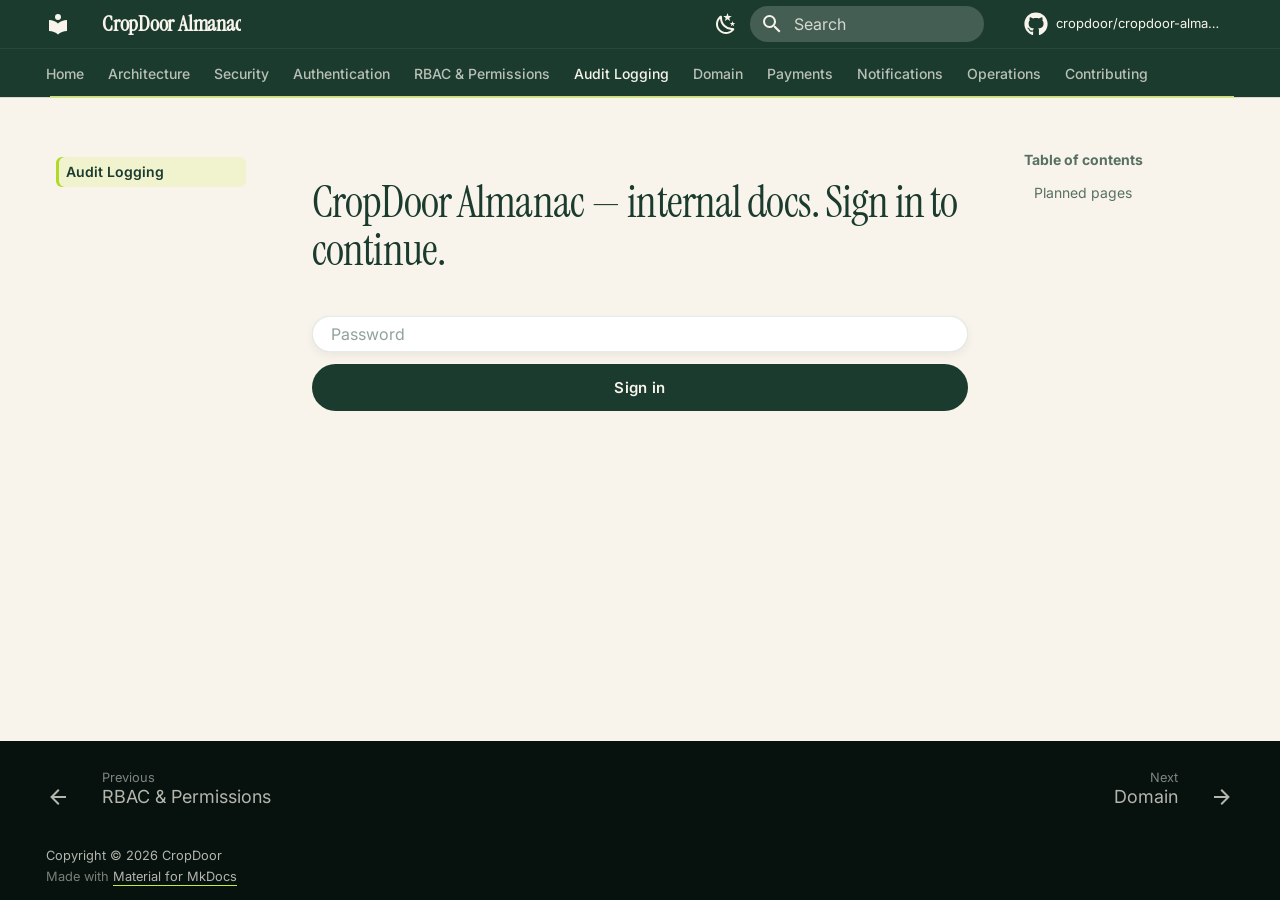
<file: audit/index.html>
<!doctype html>
<html lang="en" class="no-js">
  <head>
    
      <meta charset="utf-8">
      <meta name="viewport" content="width=device-width,initial-scale=1">
      
        <meta name="description" content="Architecture and reference docs for the CropDoor platform — the farm-to-buyer marketplace.">
      
      
        <meta name="author" content="CropDoor Team">
      
      
        <link rel="canonical" href="https://almanac.cropdoor.com/audit/">
      
      
        <link rel="prev" href="../rbac/">
      
      
        <link rel="next" href="../domain/">
      
      
        
      
      
      <link rel="icon" href="../assets/images/favicon.png">
      <meta name="generator" content="mkdocs-1.6.1, mkdocs-material-9.7.6">
    
    
      
        <title>Audit Logging - CropDoor Almanac</title>
      
    
    
      <link rel="stylesheet" href="../assets/stylesheets/main.484c7ddc.min.css">
      
        
        <link rel="stylesheet" href="../assets/stylesheets/palette.ab4e12ef.min.css">
      
      


    
    
      
    
    
      
        
        
        <link rel="preconnect" href="https://fonts.gstatic.com" crossorigin>
        <link rel="stylesheet" href="https://fonts.googleapis.com/css?family=Inter:300,300i,400,400i,700,700i%7CJetBrains+Mono:400,400i,700,700i&display=fallback">
        <style>:root{--md-text-font:"Inter";--md-code-font:"JetBrains Mono"}</style>
      
    
    
      <link rel="stylesheet" href="../stylesheets/extra.css">
    
    <script>__md_scope=new URL("..",location),__md_hash=e=>[...e].reduce(((e,_)=>(e<<5)-e+_.charCodeAt(0)),0),__md_get=(e,_=localStorage,t=__md_scope)=>JSON.parse(_.getItem(t.pathname+"."+e)),__md_set=(e,_,t=localStorage,a=__md_scope)=>{try{t.setItem(a.pathname+"."+e,JSON.stringify(_))}catch(e){}}</script>
    
      

    
    
  </head>
  
  
    
    
      
    
    
    
    
    <body dir="ltr" data-md-color-scheme="default" data-md-color-primary="custom" data-md-color-accent="custom">
  
    
    <input class="md-toggle" data-md-toggle="drawer" type="checkbox" id="__drawer" autocomplete="off">
    <input class="md-toggle" data-md-toggle="search" type="checkbox" id="__search" autocomplete="off">
    <label class="md-overlay" for="__drawer"></label>
    <div data-md-component="skip">
      
        
        <a href="#audit-logging" class="md-skip">
          Skip to content
        </a>
      
    </div>
    <div data-md-component="announce">
      
    </div>
    
    
      

  

<header class="md-header md-header--shadow md-header--lifted" data-md-component="header">
  <nav class="md-header__inner md-grid" aria-label="Header">
    <a href=".." title="CropDoor Almanac" class="md-header__button md-logo" aria-label="CropDoor Almanac" data-md-component="logo">
      
  
  <svg xmlns="http://www.w3.org/2000/svg" viewBox="0 0 24 24"><path d="M12 8a3 3 0 0 0 3-3 3 3 0 0 0-3-3 3 3 0 0 0-3 3 3 3 0 0 0 3 3m0 3.54C9.64 9.35 6.5 8 3 8v11c3.5 0 6.64 1.35 9 3.54 2.36-2.19 5.5-3.54 9-3.54V8c-3.5 0-6.64 1.35-9 3.54"/></svg>

    </a>
    <label class="md-header__button md-icon" for="__drawer">
      
      <svg xmlns="http://www.w3.org/2000/svg" viewBox="0 0 24 24"><path d="M3 6h18v2H3zm0 5h18v2H3zm0 5h18v2H3z"/></svg>
    </label>
    <div class="md-header__title" data-md-component="header-title">
      <div class="md-header__ellipsis">
        <div class="md-header__topic">
          <span class="md-ellipsis">
            CropDoor Almanac
          </span>
        </div>
        <div class="md-header__topic" data-md-component="header-topic">
          <span class="md-ellipsis">
            
              Audit Logging
            
          </span>
        </div>
      </div>
    </div>
    
      
        <form class="md-header__option" data-md-component="palette">
  
    
    
    
    <input class="md-option" data-md-color-media="(prefers-color-scheme: light)" data-md-color-scheme="default" data-md-color-primary="custom" data-md-color-accent="custom"  aria-label="Switch to dark mode"  type="radio" name="__palette" id="__palette_0">
    
      <label class="md-header__button md-icon" title="Switch to dark mode" for="__palette_1" hidden>
        <svg xmlns="http://www.w3.org/2000/svg" viewBox="0 0 24 24"><path d="m17.75 4.09-2.53 1.94.91 3.06-2.63-1.81-2.63 1.81.91-3.06-2.53-1.94L12.44 4l1.06-3 1.06 3zm3.5 6.91-1.64 1.25.59 1.98-1.7-1.17-1.7 1.17.59-1.98L15.75 11l2.06-.05L18.5 9l.69 1.95zm-2.28 4.95c.83-.08 1.72 1.1 1.19 1.85-.32.45-.66.87-1.08 1.27C15.17 23 8.84 23 4.94 19.07c-3.91-3.9-3.91-10.24 0-14.14.4-.4.82-.76 1.27-1.08.75-.53 1.93.36 1.85 1.19-.27 2.86.69 5.83 2.89 8.02a9.96 9.96 0 0 0 8.02 2.89m-1.64 2.02a12.08 12.08 0 0 1-7.8-3.47c-2.17-2.19-3.33-5-3.49-7.82-2.81 3.14-2.7 7.96.31 10.98 3.02 3.01 7.84 3.12 10.98.31"/></svg>
      </label>
    
  
    
    
    
    <input class="md-option" data-md-color-media="(prefers-color-scheme: dark)" data-md-color-scheme="slate" data-md-color-primary="custom" data-md-color-accent="custom"  aria-label="Switch to light mode"  type="radio" name="__palette" id="__palette_1">
    
      <label class="md-header__button md-icon" title="Switch to light mode" for="__palette_0" hidden>
        <svg xmlns="http://www.w3.org/2000/svg" viewBox="0 0 24 24"><path d="M12 7a5 5 0 0 1 5 5 5 5 0 0 1-5 5 5 5 0 0 1-5-5 5 5 0 0 1 5-5m0 2a3 3 0 0 0-3 3 3 3 0 0 0 3 3 3 3 0 0 0 3-3 3 3 0 0 0-3-3m0-7 2.39 3.42C13.65 5.15 12.84 5 12 5s-1.65.15-2.39.42zM3.34 7l4.16-.35A7.2 7.2 0 0 0 5.94 8.5c-.44.74-.69 1.5-.83 2.29zm.02 10 1.76-3.77a7.131 7.131 0 0 0 2.38 4.14zM20.65 7l-1.77 3.79a7.02 7.02 0 0 0-2.38-4.15zm-.01 10-4.14.36c.59-.51 1.12-1.14 1.54-1.86.42-.73.69-1.5.83-2.29zM12 22l-2.41-3.44c.74.27 1.55.44 2.41.44.82 0 1.63-.17 2.37-.44z"/></svg>
      </label>
    
  
</form>
      
    
    
      <script>var palette=__md_get("__palette");if(palette&&palette.color){if("(prefers-color-scheme)"===palette.color.media){var media=matchMedia("(prefers-color-scheme: light)"),input=document.querySelector(media.matches?"[data-md-color-media='(prefers-color-scheme: light)']":"[data-md-color-media='(prefers-color-scheme: dark)']");palette.color.media=input.getAttribute("data-md-color-media"),palette.color.scheme=input.getAttribute("data-md-color-scheme"),palette.color.primary=input.getAttribute("data-md-color-primary"),palette.color.accent=input.getAttribute("data-md-color-accent")}for(var[key,value]of Object.entries(palette.color))document.body.setAttribute("data-md-color-"+key,value)}</script>
    
    
    
      
      
        <label class="md-header__button md-icon" for="__search">
          
          <svg xmlns="http://www.w3.org/2000/svg" viewBox="0 0 24 24"><path d="M9.5 3A6.5 6.5 0 0 1 16 9.5c0 1.61-.59 3.09-1.56 4.23l.27.27h.79l5 5-1.5 1.5-5-5v-.79l-.27-.27A6.52 6.52 0 0 1 9.5 16 6.5 6.5 0 0 1 3 9.5 6.5 6.5 0 0 1 9.5 3m0 2C7 5 5 7 5 9.5S7 14 9.5 14 14 12 14 9.5 12 5 9.5 5"/></svg>
        </label>
        <div class="md-search" data-md-component="search" role="dialog">
  <label class="md-search__overlay" for="__search"></label>
  <div class="md-search__inner" role="search">
    <form class="md-search__form" name="search">
      <input type="text" class="md-search__input" name="query" aria-label="Search" placeholder="Search" autocapitalize="off" autocorrect="off" autocomplete="off" spellcheck="false" data-md-component="search-query" required>
      <label class="md-search__icon md-icon" for="__search">
        
        <svg xmlns="http://www.w3.org/2000/svg" viewBox="0 0 24 24"><path d="M9.5 3A6.5 6.5 0 0 1 16 9.5c0 1.61-.59 3.09-1.56 4.23l.27.27h.79l5 5-1.5 1.5-5-5v-.79l-.27-.27A6.52 6.52 0 0 1 9.5 16 6.5 6.5 0 0 1 3 9.5 6.5 6.5 0 0 1 9.5 3m0 2C7 5 5 7 5 9.5S7 14 9.5 14 14 12 14 9.5 12 5 9.5 5"/></svg>
        
        <svg xmlns="http://www.w3.org/2000/svg" viewBox="0 0 24 24"><path d="M20 11v2H8l5.5 5.5-1.42 1.42L4.16 12l7.92-7.92L13.5 5.5 8 11z"/></svg>
      </label>
      <nav class="md-search__options" aria-label="Search">
        
          <a href="javascript:void(0)" class="md-search__icon md-icon" title="Share" aria-label="Share" data-clipboard data-clipboard-text="" data-md-component="search-share" tabindex="-1">
            
            <svg xmlns="http://www.w3.org/2000/svg" viewBox="0 0 24 24"><path d="M18 16.08c-.76 0-1.44.3-1.96.77L8.91 12.7c.05-.23.09-.46.09-.7s-.04-.47-.09-.7l7.05-4.11c.54.5 1.25.81 2.04.81a3 3 0 0 0 3-3 3 3 0 0 0-3-3 3 3 0 0 0-3 3c0 .24.04.47.09.7L8.04 9.81C7.5 9.31 6.79 9 6 9a3 3 0 0 0-3 3 3 3 0 0 0 3 3c.79 0 1.5-.31 2.04-.81l7.12 4.15c-.05.21-.08.43-.08.66 0 1.61 1.31 2.91 2.92 2.91s2.92-1.3 2.92-2.91A2.92 2.92 0 0 0 18 16.08"/></svg>
          </a>
        
        <button type="reset" class="md-search__icon md-icon" title="Clear" aria-label="Clear" tabindex="-1">
          
          <svg xmlns="http://www.w3.org/2000/svg" viewBox="0 0 24 24"><path d="M19 6.41 17.59 5 12 10.59 6.41 5 5 6.41 10.59 12 5 17.59 6.41 19 12 13.41 17.59 19 19 17.59 13.41 12z"/></svg>
        </button>
      </nav>
      
        <div class="md-search__suggest" data-md-component="search-suggest"></div>
      
    </form>
    <div class="md-search__output">
      <div class="md-search__scrollwrap" tabindex="0" data-md-scrollfix>
        <div class="md-search-result" data-md-component="search-result">
          <div class="md-search-result__meta">
            Initializing search
          </div>
          <ol class="md-search-result__list" role="presentation"></ol>
        </div>
      </div>
    </div>
  </div>
</div>
      
    
    
      <div class="md-header__source">
        <a href="https://github.com/cropdoor/cropdoor-almanac" title="Go to repository" class="md-source" data-md-component="source">
  <div class="md-source__icon md-icon">
    
    <svg xmlns="http://www.w3.org/2000/svg" viewBox="0 0 512 512"><!--! Font Awesome Free 7.1.0 by @fontawesome - https://fontawesome.com License - https://fontawesome.com/license/free (Icons: CC BY 4.0, Fonts: SIL OFL 1.1, Code: MIT License) Copyright 2025 Fonticons, Inc.--><path d="M173.9 397.4c0 2-2.3 3.6-5.2 3.6-3.3.3-5.6-1.3-5.6-3.6 0-2 2.3-3.6 5.2-3.6 3-.3 5.6 1.3 5.6 3.6m-31.1-4.5c-.7 2 1.3 4.3 4.3 4.9 2.6 1 5.6 0 6.2-2s-1.3-4.3-4.3-5.2c-2.6-.7-5.5.3-6.2 2.3m44.2-1.7c-2.9.7-4.9 2.6-4.6 4.9.3 2 2.9 3.3 5.9 2.6 2.9-.7 4.9-2.6 4.6-4.6-.3-1.9-3-3.2-5.9-2.9M252.8 8C114.1 8 8 113.3 8 252c0 110.9 69.8 205.8 169.5 239.2 12.8 2.3 17.3-5.6 17.3-12.1 0-6.2-.3-40.4-.3-61.4 0 0-70 15-84.7-29.8 0 0-11.4-29.1-27.8-36.6 0 0-22.9-15.7 1.6-15.4 0 0 24.9 2 38.6 25.8 21.9 38.6 58.6 27.5 72.9 20.9 2.3-16 8.8-27.1 16-33.7-55.9-6.2-112.3-14.3-112.3-110.5 0-27.5 7.6-41.3 23.6-58.9-2.6-6.5-11.1-33.3 2.6-67.9 20.9-6.5 69 27 69 27 20-5.6 41.5-8.5 62.8-8.5s42.8 2.9 62.8 8.5c0 0 48.1-33.6 69-27 13.7 34.7 5.2 61.4 2.6 67.9 16 17.7 25.8 31.5 25.8 58.9 0 96.5-58.9 104.2-114.8 110.5 9.2 7.9 17 22.9 17 46.4 0 33.7-.3 75.4-.3 83.6 0 6.5 4.6 14.4 17.3 12.1C436.2 457.8 504 362.9 504 252 504 113.3 391.5 8 252.8 8M105.2 352.9c-1.3 1-1 3.3.7 5.2 1.6 1.6 3.9 2.3 5.2 1 1.3-1 1-3.3-.7-5.2-1.6-1.6-3.9-2.3-5.2-1m-10.8-8.1c-.7 1.3.3 2.9 2.3 3.9 1.6 1 3.6.7 4.3-.7.7-1.3-.3-2.9-2.3-3.9-2-.6-3.6-.3-4.3.7m32.4 35.6c-1.6 1.3-1 4.3 1.3 6.2 2.3 2.3 5.2 2.6 6.5 1 1.3-1.3.7-4.3-1.3-6.2-2.2-2.3-5.2-2.6-6.5-1m-11.4-14.7c-1.6 1-1.6 3.6 0 5.9s4.3 3.3 5.6 2.3c1.6-1.3 1.6-3.9 0-6.2-1.4-2.3-4-3.3-5.6-2"/></svg>
  </div>
  <div class="md-source__repository">
    cropdoor/cropdoor-almanac
  </div>
</a>
      </div>
    
  </nav>
  
    
      
<nav class="md-tabs" aria-label="Tabs" data-md-component="tabs">
  <div class="md-grid">
    <ul class="md-tabs__list">
      
        
  
  
  
  
    <li class="md-tabs__item">
      <a href=".." class="md-tabs__link">
        
  
  
    
  
  Home

      </a>
    </li>
  

      
        
  
  
  
  
    
    
      <li class="md-tabs__item">
        <a href="../architecture/" class="md-tabs__link">
          
  
  
    
  
  Architecture

        </a>
      </li>
    
  

      
        
  
  
  
  
    
    
      <li class="md-tabs__item">
        <a href="../security/" class="md-tabs__link">
          
  
  
    
  
  Security

        </a>
      </li>
    
  

      
        
  
  
  
  
    
    
      <li class="md-tabs__item">
        <a href="../auth/" class="md-tabs__link">
          
  
  
    
  
  Authentication

        </a>
      </li>
    
  

      
        
  
  
  
  
    
    
      <li class="md-tabs__item">
        <a href="../rbac/" class="md-tabs__link">
          
  
  
    
  
  RBAC & Permissions

        </a>
      </li>
    
  

      
        
  
  
  
    
  
  
    
    
      <li class="md-tabs__item md-tabs__item--active">
        <a href="./" class="md-tabs__link">
          
  
  
    
  
  Audit Logging

        </a>
      </li>
    
  

      
        
  
  
  
  
    
    
      <li class="md-tabs__item">
        <a href="../domain/" class="md-tabs__link">
          
  
  
    
  
  Domain

        </a>
      </li>
    
  

      
        
  
  
  
  
    
    
      <li class="md-tabs__item">
        <a href="../payments/" class="md-tabs__link">
          
  
  
    
  
  Payments

        </a>
      </li>
    
  

      
        
  
  
  
  
    
    
      <li class="md-tabs__item">
        <a href="../notifications/" class="md-tabs__link">
          
  
  
    
  
  Notifications

        </a>
      </li>
    
  

      
        
  
  
  
  
    
    
      <li class="md-tabs__item">
        <a href="../operations/" class="md-tabs__link">
          
  
  
    
  
  Operations

        </a>
      </li>
    
  

      
        
  
  
  
  
    
    
      <li class="md-tabs__item">
        <a href="../contributing/" class="md-tabs__link">
          
  
  
    
  
  Contributing

        </a>
      </li>
    
  

      
    </ul>
  </div>
</nav>
    
  
</header>
    
    <div class="md-container" data-md-component="container">
      
      
        
      
      <main class="md-main" data-md-component="main">
        <div class="md-main__inner md-grid">
          
            
              
              <div class="md-sidebar md-sidebar--primary" data-md-component="sidebar" data-md-type="navigation" >
                <div class="md-sidebar__scrollwrap">
                  <div class="md-sidebar__inner">
                    


  


<nav class="md-nav md-nav--primary md-nav--lifted" aria-label="Navigation" data-md-level="0">
  <label class="md-nav__title" for="__drawer">
    <a href=".." title="CropDoor Almanac" class="md-nav__button md-logo" aria-label="CropDoor Almanac" data-md-component="logo">
      
  
  <svg xmlns="http://www.w3.org/2000/svg" viewBox="0 0 24 24"><path d="M12 8a3 3 0 0 0 3-3 3 3 0 0 0-3-3 3 3 0 0 0-3 3 3 3 0 0 0 3 3m0 3.54C9.64 9.35 6.5 8 3 8v11c3.5 0 6.64 1.35 9 3.54 2.36-2.19 5.5-3.54 9-3.54V8c-3.5 0-6.64 1.35-9 3.54"/></svg>

    </a>
    CropDoor Almanac
  </label>
  
    <div class="md-nav__source">
      <a href="https://github.com/cropdoor/cropdoor-almanac" title="Go to repository" class="md-source" data-md-component="source">
  <div class="md-source__icon md-icon">
    
    <svg xmlns="http://www.w3.org/2000/svg" viewBox="0 0 512 512"><!--! Font Awesome Free 7.1.0 by @fontawesome - https://fontawesome.com License - https://fontawesome.com/license/free (Icons: CC BY 4.0, Fonts: SIL OFL 1.1, Code: MIT License) Copyright 2025 Fonticons, Inc.--><path d="M173.9 397.4c0 2-2.3 3.6-5.2 3.6-3.3.3-5.6-1.3-5.6-3.6 0-2 2.3-3.6 5.2-3.6 3-.3 5.6 1.3 5.6 3.6m-31.1-4.5c-.7 2 1.3 4.3 4.3 4.9 2.6 1 5.6 0 6.2-2s-1.3-4.3-4.3-5.2c-2.6-.7-5.5.3-6.2 2.3m44.2-1.7c-2.9.7-4.9 2.6-4.6 4.9.3 2 2.9 3.3 5.9 2.6 2.9-.7 4.9-2.6 4.6-4.6-.3-1.9-3-3.2-5.9-2.9M252.8 8C114.1 8 8 113.3 8 252c0 110.9 69.8 205.8 169.5 239.2 12.8 2.3 17.3-5.6 17.3-12.1 0-6.2-.3-40.4-.3-61.4 0 0-70 15-84.7-29.8 0 0-11.4-29.1-27.8-36.6 0 0-22.9-15.7 1.6-15.4 0 0 24.9 2 38.6 25.8 21.9 38.6 58.6 27.5 72.9 20.9 2.3-16 8.8-27.1 16-33.7-55.9-6.2-112.3-14.3-112.3-110.5 0-27.5 7.6-41.3 23.6-58.9-2.6-6.5-11.1-33.3 2.6-67.9 20.9-6.5 69 27 69 27 20-5.6 41.5-8.5 62.8-8.5s42.8 2.9 62.8 8.5c0 0 48.1-33.6 69-27 13.7 34.7 5.2 61.4 2.6 67.9 16 17.7 25.8 31.5 25.8 58.9 0 96.5-58.9 104.2-114.8 110.5 9.2 7.9 17 22.9 17 46.4 0 33.7-.3 75.4-.3 83.6 0 6.5 4.6 14.4 17.3 12.1C436.2 457.8 504 362.9 504 252 504 113.3 391.5 8 252.8 8M105.2 352.9c-1.3 1-1 3.3.7 5.2 1.6 1.6 3.9 2.3 5.2 1 1.3-1 1-3.3-.7-5.2-1.6-1.6-3.9-2.3-5.2-1m-10.8-8.1c-.7 1.3.3 2.9 2.3 3.9 1.6 1 3.6.7 4.3-.7.7-1.3-.3-2.9-2.3-3.9-2-.6-3.6-.3-4.3.7m32.4 35.6c-1.6 1.3-1 4.3 1.3 6.2 2.3 2.3 5.2 2.6 6.5 1 1.3-1.3.7-4.3-1.3-6.2-2.2-2.3-5.2-2.6-6.5-1m-11.4-14.7c-1.6 1-1.6 3.6 0 5.9s4.3 3.3 5.6 2.3c1.6-1.3 1.6-3.9 0-6.2-1.4-2.3-4-3.3-5.6-2"/></svg>
  </div>
  <div class="md-source__repository">
    cropdoor/cropdoor-almanac
  </div>
</a>
    </div>
  
  <ul class="md-nav__list" data-md-scrollfix>
    
      
      
  
  
  
  
    <li class="md-nav__item">
      <a href=".." class="md-nav__link">
        
  
  
  <span class="md-ellipsis">
    
  
    Home
  

    
  </span>
  
    
  
  
    <span class="md-status md-status--encrypted"></span>
  

  
  

      </a>
    </li>
  

    
      
      
  
  
  
  
    
    
      
        
          
        
      
    
    
    
      
      
        
      
    
    
    <li class="md-nav__item md-nav__item--nested">
      
        
        
        <input class="md-nav__toggle md-toggle " type="checkbox" id="__nav_2" >
        
          
          <div class="md-nav__link md-nav__container">
            <a href="../architecture/" class="md-nav__link ">
              
  
  
  <span class="md-ellipsis">
    
  
    Architecture
  

    
  </span>
  
  

            </a>
            
          </div>
        
        <nav class="md-nav" data-md-level="1" aria-labelledby="__nav_2_label" aria-expanded="false">
          <label class="md-nav__title" for="__nav_2">
            <span class="md-nav__icon md-icon"></span>
            
  
    Architecture
  

          </label>
          <ul class="md-nav__list" data-md-scrollfix>
            
              
            
          </ul>
        </nav>
      
    </li>
  

    
      
      
  
  
  
  
    
    
      
        
          
        
      
    
    
    
      
      
        
      
    
    
    <li class="md-nav__item md-nav__item--nested">
      
        
        
        <input class="md-nav__toggle md-toggle " type="checkbox" id="__nav_3" >
        
          
          <div class="md-nav__link md-nav__container">
            <a href="../security/" class="md-nav__link ">
              
  
  
  <span class="md-ellipsis">
    
  
    Security
  

    
  </span>
  
  

            </a>
            
          </div>
        
        <nav class="md-nav" data-md-level="1" aria-labelledby="__nav_3_label" aria-expanded="false">
          <label class="md-nav__title" for="__nav_3">
            <span class="md-nav__icon md-icon"></span>
            
  
    Security
  

          </label>
          <ul class="md-nav__list" data-md-scrollfix>
            
              
            
          </ul>
        </nav>
      
    </li>
  

    
      
      
  
  
  
  
    
    
      
        
          
        
      
    
    
    
      
      
        
      
    
    
    <li class="md-nav__item md-nav__item--nested">
      
        
        
        <input class="md-nav__toggle md-toggle " type="checkbox" id="__nav_4" >
        
          
          <div class="md-nav__link md-nav__container">
            <a href="../auth/" class="md-nav__link ">
              
  
  
  <span class="md-ellipsis">
    
  
    Authentication
  

    
  </span>
  
  

            </a>
            
          </div>
        
        <nav class="md-nav" data-md-level="1" aria-labelledby="__nav_4_label" aria-expanded="false">
          <label class="md-nav__title" for="__nav_4">
            <span class="md-nav__icon md-icon"></span>
            
  
    Authentication
  

          </label>
          <ul class="md-nav__list" data-md-scrollfix>
            
              
            
          </ul>
        </nav>
      
    </li>
  

    
      
      
  
  
  
  
    
    
      
        
          
        
      
    
    
    
      
      
        
      
    
    
    <li class="md-nav__item md-nav__item--nested">
      
        
        
        <input class="md-nav__toggle md-toggle " type="checkbox" id="__nav_5" >
        
          
          <div class="md-nav__link md-nav__container">
            <a href="../rbac/" class="md-nav__link ">
              
  
  
  <span class="md-ellipsis">
    
  
    RBAC & Permissions
  

    
  </span>
  
  

            </a>
            
          </div>
        
        <nav class="md-nav" data-md-level="1" aria-labelledby="__nav_5_label" aria-expanded="false">
          <label class="md-nav__title" for="__nav_5">
            <span class="md-nav__icon md-icon"></span>
            
  
    RBAC & Permissions
  

          </label>
          <ul class="md-nav__list" data-md-scrollfix>
            
              
            
          </ul>
        </nav>
      
    </li>
  

    
      
      
  
  
    
  
  
  
    
    
      
        
          
        
      
    
    
    
      
        
        
      
      
        
      
    
    
    <li class="md-nav__item md-nav__item--active md-nav__item--section md-nav__item--nested">
      
        
        
        <input class="md-nav__toggle md-toggle " type="checkbox" id="__nav_6" checked>
        
          
          <div class="md-nav__link md-nav__container">
            <a href="./" class="md-nav__link md-nav__link--active">
              
  
  
  <span class="md-ellipsis">
    
  
    Audit Logging
  

    
  </span>
  
  

            </a>
            
          </div>
        
        <nav class="md-nav" data-md-level="1" aria-labelledby="__nav_6_label" aria-expanded="true">
          <label class="md-nav__title" for="__nav_6">
            <span class="md-nav__icon md-icon"></span>
            
  
    Audit Logging
  

          </label>
          <ul class="md-nav__list" data-md-scrollfix>
            
              
            
          </ul>
        </nav>
      
    </li>
  

    
      
      
  
  
  
  
    
    
      
        
          
        
      
    
    
    
      
      
        
      
    
    
    <li class="md-nav__item md-nav__item--nested">
      
        
        
        <input class="md-nav__toggle md-toggle " type="checkbox" id="__nav_7" >
        
          
          <div class="md-nav__link md-nav__container">
            <a href="../domain/" class="md-nav__link ">
              
  
  
  <span class="md-ellipsis">
    
  
    Domain
  

    
  </span>
  
  

            </a>
            
          </div>
        
        <nav class="md-nav" data-md-level="1" aria-labelledby="__nav_7_label" aria-expanded="false">
          <label class="md-nav__title" for="__nav_7">
            <span class="md-nav__icon md-icon"></span>
            
  
    Domain
  

          </label>
          <ul class="md-nav__list" data-md-scrollfix>
            
              
            
          </ul>
        </nav>
      
    </li>
  

    
      
      
  
  
  
  
    
    
      
        
          
        
      
    
    
    
      
      
        
      
    
    
    <li class="md-nav__item md-nav__item--nested">
      
        
        
        <input class="md-nav__toggle md-toggle " type="checkbox" id="__nav_8" >
        
          
          <div class="md-nav__link md-nav__container">
            <a href="../payments/" class="md-nav__link ">
              
  
  
  <span class="md-ellipsis">
    
  
    Payments
  

    
  </span>
  
  

            </a>
            
          </div>
        
        <nav class="md-nav" data-md-level="1" aria-labelledby="__nav_8_label" aria-expanded="false">
          <label class="md-nav__title" for="__nav_8">
            <span class="md-nav__icon md-icon"></span>
            
  
    Payments
  

          </label>
          <ul class="md-nav__list" data-md-scrollfix>
            
              
            
          </ul>
        </nav>
      
    </li>
  

    
      
      
  
  
  
  
    
    
      
        
          
        
      
    
    
    
      
      
        
      
    
    
    <li class="md-nav__item md-nav__item--nested">
      
        
        
        <input class="md-nav__toggle md-toggle " type="checkbox" id="__nav_9" >
        
          
          <div class="md-nav__link md-nav__container">
            <a href="../notifications/" class="md-nav__link ">
              
  
  
  <span class="md-ellipsis">
    
  
    Notifications
  

    
  </span>
  
  

            </a>
            
          </div>
        
        <nav class="md-nav" data-md-level="1" aria-labelledby="__nav_9_label" aria-expanded="false">
          <label class="md-nav__title" for="__nav_9">
            <span class="md-nav__icon md-icon"></span>
            
  
    Notifications
  

          </label>
          <ul class="md-nav__list" data-md-scrollfix>
            
              
            
          </ul>
        </nav>
      
    </li>
  

    
      
      
  
  
  
  
    
    
      
        
          
        
      
    
    
    
      
      
        
      
    
    
    <li class="md-nav__item md-nav__item--nested">
      
        
        
        <input class="md-nav__toggle md-toggle " type="checkbox" id="__nav_10" >
        
          
          <div class="md-nav__link md-nav__container">
            <a href="../operations/" class="md-nav__link ">
              
  
  
  <span class="md-ellipsis">
    
  
    Operations
  

    
  </span>
  
  

            </a>
            
          </div>
        
        <nav class="md-nav" data-md-level="1" aria-labelledby="__nav_10_label" aria-expanded="false">
          <label class="md-nav__title" for="__nav_10">
            <span class="md-nav__icon md-icon"></span>
            
  
    Operations
  

          </label>
          <ul class="md-nav__list" data-md-scrollfix>
            
              
            
          </ul>
        </nav>
      
    </li>
  

    
      
      
  
  
  
  
    
    
      
        
          
        
      
    
    
    
      
      
        
      
    
    
    <li class="md-nav__item md-nav__item--nested">
      
        
        
        <input class="md-nav__toggle md-toggle " type="checkbox" id="__nav_11" >
        
          
          <div class="md-nav__link md-nav__container">
            <a href="../contributing/" class="md-nav__link ">
              
  
  
  <span class="md-ellipsis">
    
  
    Contributing
  

    
  </span>
  
  

            </a>
            
          </div>
        
        <nav class="md-nav" data-md-level="1" aria-labelledby="__nav_11_label" aria-expanded="false">
          <label class="md-nav__title" for="__nav_11">
            <span class="md-nav__icon md-icon"></span>
            
  
    Contributing
  

          </label>
          <ul class="md-nav__list" data-md-scrollfix>
            
              
            
          </ul>
        </nav>
      
    </li>
  

    
  </ul>
</nav>
                  </div>
                </div>
              </div>
            
            
              
              <div class="md-sidebar md-sidebar--secondary" data-md-component="sidebar" data-md-type="toc" >
                <div class="md-sidebar__scrollwrap">
                  <div class="md-sidebar__inner">
                    

<nav class="md-nav md-nav--secondary" aria-label="Table of contents">
  
  
  
    
  
  
    <label class="md-nav__title" for="__toc">
      <span class="md-nav__icon md-icon"></span>
      Table of contents
    </label>
    <ul class="md-nav__list" data-md-component="toc" data-md-scrollfix>
      
        <li class="md-nav__item">
  <a href="#planned-pages" class="md-nav__link">
    <span class="md-ellipsis">
      
        Planned pages
      
    </span>
  </a>
  
</li>
      
    </ul>
  
</nav>
                  </div>
                </div>
              </div>
            
          
          
            <div class="md-content" data-md-component="content">
              
              <article class="md-content__inner md-typeset">
                
                  


  
  


<div id="mkdocs-encrypted-content" style="display:none">nngJp4TY9WzO9WH4ZTp5Qw==;2ZRpAlf0GpFb24njrOqVNWRrUhtrw/+lUvjHaeta7AxjrA10JOOA0Hf37dhFon6NjA2BNxIsYNutZWiyv8WECBa/FijOM7c+XuZIkdedwHLUm/E6K3rfA1nvz9FD0PbptKpzi7+CuyRB1WdCw0BfkxsXzAdCW89lwLyQ59IX3pKUGdFfcqk9IeQV4d9XabGSUEB6FmGgvUwmwqErEIIe/ax+Ew61vvgAhIEs4+Sjnq+GTlkU7A8eHC7dqlrIDMJt+InuMO1x8dS1kIbIgzT1TBXcfS07lDq0P/8mkgOHE2RT68+jO7P4rUSyfpy/kQaABIXX0AIEwn2z2klWQdNZbwuexWAAr+6VNwBjsvlkwQ2cP9imiMliaZV1vXLp+toazqKaQ7ejM0cMrl5XG6NNjgTkNZwM1qNdxoh4Cn0LgZ8ybTN4itAJ5b5h3Iozz6n+ZfXXQFvlDTE/1h07T3HR0sohrlsghrCiUD2A0ZjlN5r1mT0IFj41DmJgdk2gwEjLi4myi7HohxR6nHOM3FJGCo55iF9syyeDGPfosfhhhk5ezJZNih9EZKNlNOp5e2nGUe9A7xt4469tCFLrQdAZjhJxSwsGhqfck6fmmJO4T0tOLz8Ga29dFQU9sf+VC+bsBS/+oX2uivhz0RqsIvFgNC6U8oZIIH9h74B1HPAcXTjc65kArzaxtG0lXjc0Zu027xdw/nl+koxsH2o68NvItZrYjEwE6VPyEQmdwDoP73ajVFpOeeaYM61cZAP1U0Qu7e9dH7Z5F+t5IPH4eKQHmgr1+taE+XBnS5WcirF8wBREjBN4pP3z+wNXKPrJPNt0WCBSlYvPR9xSubdri+c08oSBkN6dHgoC0w0mKjK2obFlPNW+SlP/k3LcaqubxpSxVf6ZZl1JKvdQc8+sWKTw6cCkxJAZPGm5Mc+HLuhkRlygaxbcle7hkhnPDyovkyeJe3s1p6U54pwE86yQuXEGABnu2gJjEpvts9DX5yPYhogXQXBtBQF0JNeJQ5I0rPa/gmys8pjAELwFvPhrGvQTTjYMtcHzPh7ys/[base64]/yYG45kiRKhQTqPPxlbiwdZUcpSidN6HK+BTFZ1YH+bYyFStKLAE9yG8i7N0Iv65OLSrgmSTbMe+eMXEDVUhZAxiPWKhSgCn7+3YaKhuVmi7bZXckP1O60/Gktv98Bc+MlSq98CERLnFSsrspsN0XC0J2ohQhfFRBpgZQ13H3d9BFVrznkzhP8H3N9/AsLyNdZQaHIWgomioVr7i2mmlojV9BE0B4Ar1F4awc8zho9gFhualMCCacIJuYqM8pMVM/fOxyLnfU3s0KwXTmZ4IlckN7eE04fH9/[base64]/5AmUKt9tK/kD8mQKJnczsb+uveI7dnCvadSo8qm3ZNhbu7S9Ogma7KtW/0OxErl7Okc4jJWn/jqdOtPBysndIZnSFGpaSriyi4K5of22hTQbQF0hAFHz2cL3jLskoFxUkivABRLVO/M1wTCYGBvBQQggdmxoF+zW35K8JRUf/BnOLXD+NgJbDlMXXdcCsuhqdE6LmBqrlDx9m0MWMiUVzk2FqXDilsdsRG+wKKxVlR9yrqPuklGNguCjX05EXMhg7Z6FzQDyO6Z1BZkuhmlT83AHN6nD25jsA2b8s4UCslxZxz/vSslGWSR9y4MjWvNTIy5DSe2yOX6DZ0LKI8MJDPWlzfTfrfG2ydP9kfiOQevFIZVFFsENtq+5TQrWkuP8R4+WPRGcUohhBePMPCSLy5ma60XHJ8UZAM3UX0nHa6uER+iXtn0pW1KcBBhNDoDTPaPzeX+3dQeOMSROtrooOWdX0LbsvcKyMH+wc4FtS1d4B/Z/aTpvUikPbnv+mxKSYpSTwFeeju7Yc+jCMp3LkrI1lO88fM5Od2bq9Zg+2zYme/TuXY5viEMM153IIsGwW1px4aGs6WF5tcqOCN4gtLt2RsnBfH72SricYVGZIhL0ycJzNJgBRdxZkxyFk4Dt4CCVLRPxnHDVyC7CU3yt0OuS63X+PLRV1nmtVOWY9JvE/SBOdho4ab401ONknwUpmvJEg+sc4TdrsoQKSVyLNXZjPOoINWQSYMT4eVNe651iQ0TJFGNy2KuZ8uSEArOp+fQUtXXq05ft7hoU2B+8nMIzUY1RuWXUCVdeA/8EEgBv48zUCT7XaGbpv2EAFV6CwM6J5zhGo4MZnZ/PO5CKsoY7v9/tN8NPjlrTc1YKAOBe+0USlOnG6RnVwqLmFQzKvrAL+sk2Nky5M9HNjpzgB6/9OxlyLqhqID1N+S9qwGHoi4DlAcpTAyi8rv4O6klb45wG69rVOWQB6Igfat6L7riL2cW2/oUP6p+IRLplJEz7MJVBD/2evFzMmLgl66opieUKfPwjMQRu7thJ0EFANQxJ80Tto2tduouUeJgTnnPCKpKuprqdlZix1fXM+9Hi9+RGNczRyRZVIFcdlIWN3bs5CCXE475snkVsW3KFIez1aKBOKXCUrZq89teSrJIprS8OhT0Znu1+PqK5L/yChl8AXcdk5cqiKa72FhojEXF7nCVEqeM8Y5PHK+r3pHdpavPDEKjK895/6FbhojyWJgqFt+6WftvseyZfIb1GYNX38snZo8QbXde6CD3mwYZ/oJPu4P4Adv9IrF3V7aYGIfpPp+X61ICBN6Yp6PEQ1Tl7KVCq4IWjIphKOl/nS41hdkssSqbSNXO+kRz07x0cuPvPoQZuCln1SRI7pYYKZscLwUMRVh7PQrAKwa1PYmuBISoa75gNnwvCD6YoDUFAsvgeNKQ3WtSGzHrkxdU+y+VakR2EQgu10weGjvwAFbYgjbpzlXBtRXFlnsm7i/oXqgAJxS8VB9pW8NiFb7vE5R7Qb/E65TxvabxDLMbMx0/SxdgsX0zrvJRjgPKdMrVYtdMBOg1XPDB+2ym2WetzjZImpsELFR407bRfma5Onmx76cKRC2Oy3qqjXYIEgMGmEd1d4Xi2EkqCAm64kGKt/75O/fknVKCKOsD18C5yklpix9GB0nVndNtXTe1pTyR9olwpfQi2MSB2A8jYhTOUYnIg+BVEv1VLgUTYmQSWAwVbCMZqQinKWtwJ3de2lRAGdjTtbp8T7LQiQeYWJKxvU91aayqeH2QRvUBTJkzlJdJ0x6jsd9RbqC0MYerpJKGonzrqGOrNL/tlfXeu6aQmsods76mNOH/P+kG3QnAnkZraFxeEpcmZtRp8a1qDYfFhvKbsBrlnL33lUSH1yakCf4mw7N/jgDep4X7MKRgGIeDCL1sTuQSb6sKZ82G/sL1GcV3yJUuLVZm2v05vrx3ZzGm7IYzYvsRwPGrfFiFF/rM3iy193kbltF3vQVK1GWZrej/7MOYV2CCLiQ769kATZjpUriNfHnaBEv4uQveJSpG3RPAwcsnOOXkNNN1CeXZ+M5U/kL3TEBC11NlFTQecuTFsbNVERNb7j/p++pZ2NwUlsOZzfng/XaA7Hoaq1YLFCbTFwAYhAUDPv5BFGk4aAmgNcAE+6Om0gPTto2PgpjsolrRMgeOyulJvqX4NiiqFlG6iFhzE+VNsubKWMf+Dq3elqk/Uw7tBbH0u3UNzoNxpMGB9kQXalZV3hig9yrRkx0ak=</div>
<div id="mkdocs-decrypted-content" style="display:none">
    <form id="mkdocs-decrypt-form" class="md-content__inner md-typeset">
        <h1>CropDoor Almanac — internal docs. Sign in to continue.</h1>
        
        <input class="md-input" type="password" id="mkdocs-content-password" placeholder="Password">
        <button class="md-button md-button--primary" id="mkdocs-decrypt-button">Sign in</button>
        <p id="mkdocs-decrypt-msg"></p>
    </form>
</div>

<script type="text/javascript">
var encryptcontent_id = "encryptcontent_1";
var encryptcontent_path = "audit/";
var decryption_failure_message = "Wrong password \u2014 try again.";
var encryptcontent_keystore = ["y1vrIB4Ytb7ymjk2QP3/fw==;VFZKtKoYtGkzBZCWBSsMXYDJS0Oxxw0sWeowjObhouk3OpFDa/Nzx5nbQp8iZu2YH0etCJV60FqfPVurltMSklOWcR3yfnujhXRivZxAfuS/ir7XDDloqVBcC/XZnh75;UgQCUtSVkw7mnWqKStOmrg=="];
var encryptcontent_obfuscate = 0;

const encryptcontent_event = new Event("encryptcontent_event");
var encryptcontent_done = false;
</script>
<script type="module">
if (!window.hasOwnProperty("init_decryptor")) {
    import("../assets/javascripts/decrypt-contents.js");
} else {
    init_decryptor();
}
</script>












                
              </article>
            </div>
          
          
  <script>var tabs=__md_get("__tabs");if(Array.isArray(tabs))e:for(var set of document.querySelectorAll(".tabbed-set")){var labels=set.querySelector(".tabbed-labels");for(var tab of tabs)for(var label of labels.getElementsByTagName("label"))if(label.innerText.trim()===tab){var input=document.getElementById(label.htmlFor);input.checked=!0;continue e}}</script>

<script>var target=document.getElementById(location.hash.slice(1));target&&target.name&&(target.checked=target.name.startsWith("__tabbed_"))</script>
        </div>
        
          <button type="button" class="md-top md-icon" data-md-component="top" hidden>
  
  <svg xmlns="http://www.w3.org/2000/svg" viewBox="0 0 24 24"><path d="M13 20h-2V8l-5.5 5.5-1.42-1.42L12 4.16l7.92 7.92-1.42 1.42L13 8z"/></svg>
  Back to top
</button>
        
      </main>
      
        <footer class="md-footer">
  
    
      
      <nav class="md-footer__inner md-grid" aria-label="Footer" >
        
          
          <a href="../rbac/" class="md-footer__link md-footer__link--prev" aria-label="Previous: RBAC &amp;amp; Permissions">
            <div class="md-footer__button md-icon">
              
              <svg xmlns="http://www.w3.org/2000/svg" viewBox="0 0 24 24"><path d="M20 11v2H8l5.5 5.5-1.42 1.42L4.16 12l7.92-7.92L13.5 5.5 8 11z"/></svg>
            </div>
            <div class="md-footer__title">
              <span class="md-footer__direction">
                Previous
              </span>
              <div class="md-ellipsis">
                RBAC &amp; Permissions
              </div>
            </div>
          </a>
        
        
          
          <a href="../domain/" class="md-footer__link md-footer__link--next" aria-label="Next: Domain">
            <div class="md-footer__title">
              <span class="md-footer__direction">
                Next
              </span>
              <div class="md-ellipsis">
                Domain
              </div>
            </div>
            <div class="md-footer__button md-icon">
              
              <svg xmlns="http://www.w3.org/2000/svg" viewBox="0 0 24 24"><path d="M4 11v2h12l-5.5 5.5 1.42 1.42L19.84 12l-7.92-7.92L10.5 5.5 16 11z"/></svg>
            </div>
          </a>
        
      </nav>
    
  
  <div class="md-footer-meta md-typeset">
    <div class="md-footer-meta__inner md-grid">
      <div class="md-copyright">
  
    <div class="md-copyright__highlight">
      Copyright &copy; 2026 CropDoor
    </div>
  
  
    Made with
    <a href="https://squidfunk.github.io/mkdocs-material/" target="_blank" rel="noopener">
      Material for MkDocs
    </a>
  
</div>
      
    </div>
  </div>
</footer>
      
    </div>
    <div class="md-dialog" data-md-component="dialog">
      <div class="md-dialog__inner md-typeset"></div>
    </div>
    
      <div class="md-progress" data-md-component="progress" role="progressbar"></div>
    
    
    
      
      
      <script id="__config" type="application/json">{"annotate": null, "base": "..", "features": ["navigation.instant", "navigation.instant.progress", "navigation.tabs", "navigation.tabs.sticky", "navigation.sections", "navigation.indexes", "navigation.top", "navigation.tracking", "navigation.footer", "search.suggest", "search.highlight", "search.share", "content.code.copy", "content.code.annotate", "content.tabs.link", "content.tooltips", "toc.follow"], "search": "../assets/javascripts/workers/search.2c215733.min.js", "tags": null, "translations": {"clipboard.copied": "Copied to clipboard", "clipboard.copy": "Copy to clipboard", "search.result.more.one": "1 more on this page", "search.result.more.other": "# more on this page", "search.result.none": "No matching documents", "search.result.one": "1 matching document", "search.result.other": "# matching documents", "search.result.placeholder": "Type to start searching", "search.result.term.missing": "Missing", "select.version": "Select version"}, "version": null}</script>
    
    
      <script src="../assets/javascripts/bundle.79ae519e.min.js"></script>
      
    
  </body>
</html>
</file>
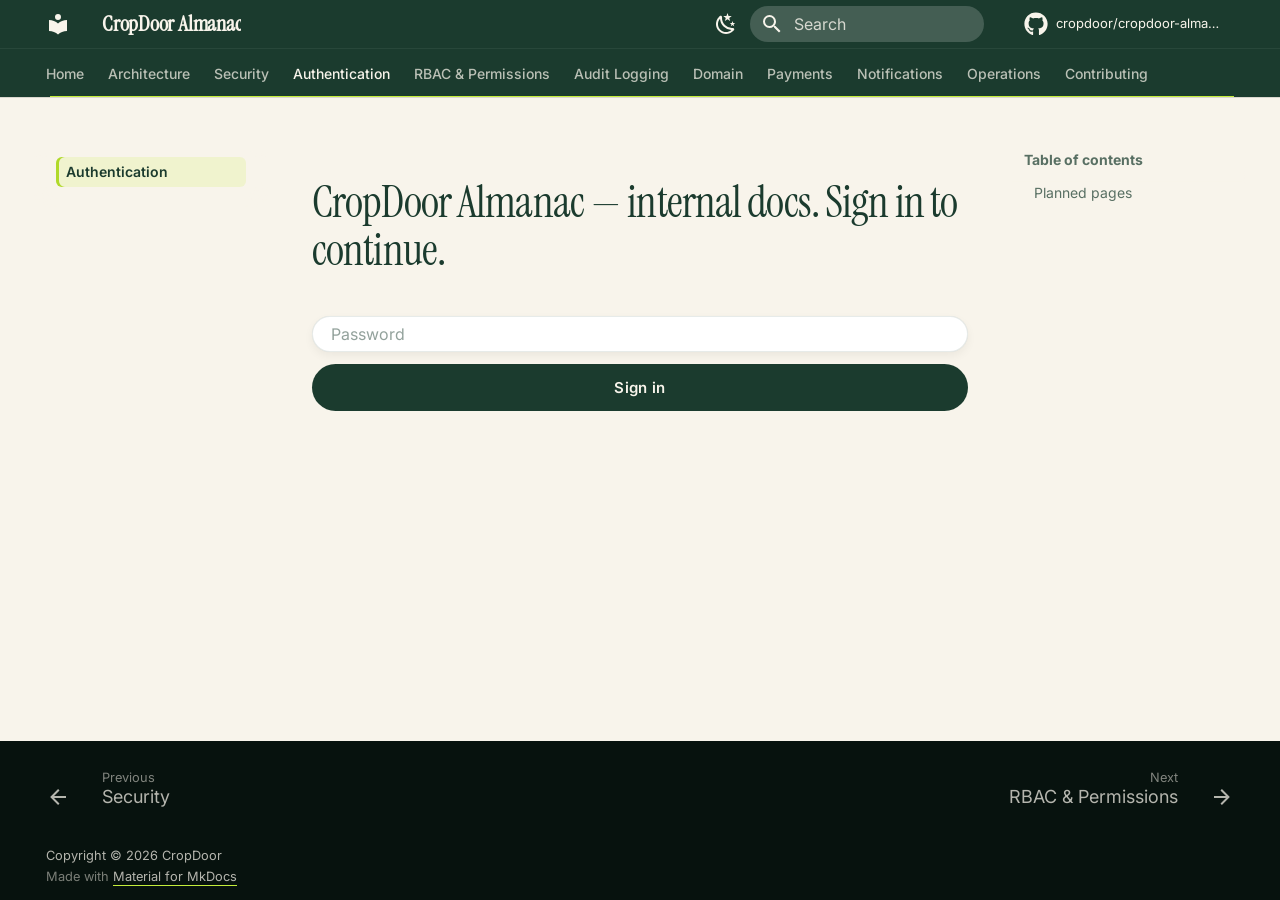
<file: auth/index.html>
<!doctype html>
<html lang="en" class="no-js">
  <head>
    
      <meta charset="utf-8">
      <meta name="viewport" content="width=device-width,initial-scale=1">
      
        <meta name="description" content="Architecture and reference docs for the CropDoor platform — the farm-to-buyer marketplace.">
      
      
        <meta name="author" content="CropDoor Team">
      
      
        <link rel="canonical" href="https://almanac.cropdoor.com/auth/">
      
      
        <link rel="prev" href="../security/">
      
      
        <link rel="next" href="../rbac/">
      
      
        
      
      
      <link rel="icon" href="../assets/images/favicon.png">
      <meta name="generator" content="mkdocs-1.6.1, mkdocs-material-9.7.6">
    
    
      
        <title>Authentication - CropDoor Almanac</title>
      
    
    
      <link rel="stylesheet" href="../assets/stylesheets/main.484c7ddc.min.css">
      
        
        <link rel="stylesheet" href="../assets/stylesheets/palette.ab4e12ef.min.css">
      
      


    
    
      
    
    
      
        
        
        <link rel="preconnect" href="https://fonts.gstatic.com" crossorigin>
        <link rel="stylesheet" href="https://fonts.googleapis.com/css?family=Inter:300,300i,400,400i,700,700i%7CJetBrains+Mono:400,400i,700,700i&display=fallback">
        <style>:root{--md-text-font:"Inter";--md-code-font:"JetBrains Mono"}</style>
      
    
    
      <link rel="stylesheet" href="../stylesheets/extra.css">
    
    <script>__md_scope=new URL("..",location),__md_hash=e=>[...e].reduce(((e,_)=>(e<<5)-e+_.charCodeAt(0)),0),__md_get=(e,_=localStorage,t=__md_scope)=>JSON.parse(_.getItem(t.pathname+"."+e)),__md_set=(e,_,t=localStorage,a=__md_scope)=>{try{t.setItem(a.pathname+"."+e,JSON.stringify(_))}catch(e){}}</script>
    
      

    
    
  </head>
  
  
    
    
      
    
    
    
    
    <body dir="ltr" data-md-color-scheme="default" data-md-color-primary="custom" data-md-color-accent="custom">
  
    
    <input class="md-toggle" data-md-toggle="drawer" type="checkbox" id="__drawer" autocomplete="off">
    <input class="md-toggle" data-md-toggle="search" type="checkbox" id="__search" autocomplete="off">
    <label class="md-overlay" for="__drawer"></label>
    <div data-md-component="skip">
      
        
        <a href="#authentication" class="md-skip">
          Skip to content
        </a>
      
    </div>
    <div data-md-component="announce">
      
    </div>
    
    
      

  

<header class="md-header md-header--shadow md-header--lifted" data-md-component="header">
  <nav class="md-header__inner md-grid" aria-label="Header">
    <a href=".." title="CropDoor Almanac" class="md-header__button md-logo" aria-label="CropDoor Almanac" data-md-component="logo">
      
  
  <svg xmlns="http://www.w3.org/2000/svg" viewBox="0 0 24 24"><path d="M12 8a3 3 0 0 0 3-3 3 3 0 0 0-3-3 3 3 0 0 0-3 3 3 3 0 0 0 3 3m0 3.54C9.64 9.35 6.5 8 3 8v11c3.5 0 6.64 1.35 9 3.54 2.36-2.19 5.5-3.54 9-3.54V8c-3.5 0-6.64 1.35-9 3.54"/></svg>

    </a>
    <label class="md-header__button md-icon" for="__drawer">
      
      <svg xmlns="http://www.w3.org/2000/svg" viewBox="0 0 24 24"><path d="M3 6h18v2H3zm0 5h18v2H3zm0 5h18v2H3z"/></svg>
    </label>
    <div class="md-header__title" data-md-component="header-title">
      <div class="md-header__ellipsis">
        <div class="md-header__topic">
          <span class="md-ellipsis">
            CropDoor Almanac
          </span>
        </div>
        <div class="md-header__topic" data-md-component="header-topic">
          <span class="md-ellipsis">
            
              Authentication
            
          </span>
        </div>
      </div>
    </div>
    
      
        <form class="md-header__option" data-md-component="palette">
  
    
    
    
    <input class="md-option" data-md-color-media="(prefers-color-scheme: light)" data-md-color-scheme="default" data-md-color-primary="custom" data-md-color-accent="custom"  aria-label="Switch to dark mode"  type="radio" name="__palette" id="__palette_0">
    
      <label class="md-header__button md-icon" title="Switch to dark mode" for="__palette_1" hidden>
        <svg xmlns="http://www.w3.org/2000/svg" viewBox="0 0 24 24"><path d="m17.75 4.09-2.53 1.94.91 3.06-2.63-1.81-2.63 1.81.91-3.06-2.53-1.94L12.44 4l1.06-3 1.06 3zm3.5 6.91-1.64 1.25.59 1.98-1.7-1.17-1.7 1.17.59-1.98L15.75 11l2.06-.05L18.5 9l.69 1.95zm-2.28 4.95c.83-.08 1.72 1.1 1.19 1.85-.32.45-.66.87-1.08 1.27C15.17 23 8.84 23 4.94 19.07c-3.91-3.9-3.91-10.24 0-14.14.4-.4.82-.76 1.27-1.08.75-.53 1.93.36 1.85 1.19-.27 2.86.69 5.83 2.89 8.02a9.96 9.96 0 0 0 8.02 2.89m-1.64 2.02a12.08 12.08 0 0 1-7.8-3.47c-2.17-2.19-3.33-5-3.49-7.82-2.81 3.14-2.7 7.96.31 10.98 3.02 3.01 7.84 3.12 10.98.31"/></svg>
      </label>
    
  
    
    
    
    <input class="md-option" data-md-color-media="(prefers-color-scheme: dark)" data-md-color-scheme="slate" data-md-color-primary="custom" data-md-color-accent="custom"  aria-label="Switch to light mode"  type="radio" name="__palette" id="__palette_1">
    
      <label class="md-header__button md-icon" title="Switch to light mode" for="__palette_0" hidden>
        <svg xmlns="http://www.w3.org/2000/svg" viewBox="0 0 24 24"><path d="M12 7a5 5 0 0 1 5 5 5 5 0 0 1-5 5 5 5 0 0 1-5-5 5 5 0 0 1 5-5m0 2a3 3 0 0 0-3 3 3 3 0 0 0 3 3 3 3 0 0 0 3-3 3 3 0 0 0-3-3m0-7 2.39 3.42C13.65 5.15 12.84 5 12 5s-1.65.15-2.39.42zM3.34 7l4.16-.35A7.2 7.2 0 0 0 5.94 8.5c-.44.74-.69 1.5-.83 2.29zm.02 10 1.76-3.77a7.131 7.131 0 0 0 2.38 4.14zM20.65 7l-1.77 3.79a7.02 7.02 0 0 0-2.38-4.15zm-.01 10-4.14.36c.59-.51 1.12-1.14 1.54-1.86.42-.73.69-1.5.83-2.29zM12 22l-2.41-3.44c.74.27 1.55.44 2.41.44.82 0 1.63-.17 2.37-.44z"/></svg>
      </label>
    
  
</form>
      
    
    
      <script>var palette=__md_get("__palette");if(palette&&palette.color){if("(prefers-color-scheme)"===palette.color.media){var media=matchMedia("(prefers-color-scheme: light)"),input=document.querySelector(media.matches?"[data-md-color-media='(prefers-color-scheme: light)']":"[data-md-color-media='(prefers-color-scheme: dark)']");palette.color.media=input.getAttribute("data-md-color-media"),palette.color.scheme=input.getAttribute("data-md-color-scheme"),palette.color.primary=input.getAttribute("data-md-color-primary"),palette.color.accent=input.getAttribute("data-md-color-accent")}for(var[key,value]of Object.entries(palette.color))document.body.setAttribute("data-md-color-"+key,value)}</script>
    
    
    
      
      
        <label class="md-header__button md-icon" for="__search">
          
          <svg xmlns="http://www.w3.org/2000/svg" viewBox="0 0 24 24"><path d="M9.5 3A6.5 6.5 0 0 1 16 9.5c0 1.61-.59 3.09-1.56 4.23l.27.27h.79l5 5-1.5 1.5-5-5v-.79l-.27-.27A6.52 6.52 0 0 1 9.5 16 6.5 6.5 0 0 1 3 9.5 6.5 6.5 0 0 1 9.5 3m0 2C7 5 5 7 5 9.5S7 14 9.5 14 14 12 14 9.5 12 5 9.5 5"/></svg>
        </label>
        <div class="md-search" data-md-component="search" role="dialog">
  <label class="md-search__overlay" for="__search"></label>
  <div class="md-search__inner" role="search">
    <form class="md-search__form" name="search">
      <input type="text" class="md-search__input" name="query" aria-label="Search" placeholder="Search" autocapitalize="off" autocorrect="off" autocomplete="off" spellcheck="false" data-md-component="search-query" required>
      <label class="md-search__icon md-icon" for="__search">
        
        <svg xmlns="http://www.w3.org/2000/svg" viewBox="0 0 24 24"><path d="M9.5 3A6.5 6.5 0 0 1 16 9.5c0 1.61-.59 3.09-1.56 4.23l.27.27h.79l5 5-1.5 1.5-5-5v-.79l-.27-.27A6.52 6.52 0 0 1 9.5 16 6.5 6.5 0 0 1 3 9.5 6.5 6.5 0 0 1 9.5 3m0 2C7 5 5 7 5 9.5S7 14 9.5 14 14 12 14 9.5 12 5 9.5 5"/></svg>
        
        <svg xmlns="http://www.w3.org/2000/svg" viewBox="0 0 24 24"><path d="M20 11v2H8l5.5 5.5-1.42 1.42L4.16 12l7.92-7.92L13.5 5.5 8 11z"/></svg>
      </label>
      <nav class="md-search__options" aria-label="Search">
        
          <a href="javascript:void(0)" class="md-search__icon md-icon" title="Share" aria-label="Share" data-clipboard data-clipboard-text="" data-md-component="search-share" tabindex="-1">
            
            <svg xmlns="http://www.w3.org/2000/svg" viewBox="0 0 24 24"><path d="M18 16.08c-.76 0-1.44.3-1.96.77L8.91 12.7c.05-.23.09-.46.09-.7s-.04-.47-.09-.7l7.05-4.11c.54.5 1.25.81 2.04.81a3 3 0 0 0 3-3 3 3 0 0 0-3-3 3 3 0 0 0-3 3c0 .24.04.47.09.7L8.04 9.81C7.5 9.31 6.79 9 6 9a3 3 0 0 0-3 3 3 3 0 0 0 3 3c.79 0 1.5-.31 2.04-.81l7.12 4.15c-.05.21-.08.43-.08.66 0 1.61 1.31 2.91 2.92 2.91s2.92-1.3 2.92-2.91A2.92 2.92 0 0 0 18 16.08"/></svg>
          </a>
        
        <button type="reset" class="md-search__icon md-icon" title="Clear" aria-label="Clear" tabindex="-1">
          
          <svg xmlns="http://www.w3.org/2000/svg" viewBox="0 0 24 24"><path d="M19 6.41 17.59 5 12 10.59 6.41 5 5 6.41 10.59 12 5 17.59 6.41 19 12 13.41 17.59 19 19 17.59 13.41 12z"/></svg>
        </button>
      </nav>
      
        <div class="md-search__suggest" data-md-component="search-suggest"></div>
      
    </form>
    <div class="md-search__output">
      <div class="md-search__scrollwrap" tabindex="0" data-md-scrollfix>
        <div class="md-search-result" data-md-component="search-result">
          <div class="md-search-result__meta">
            Initializing search
          </div>
          <ol class="md-search-result__list" role="presentation"></ol>
        </div>
      </div>
    </div>
  </div>
</div>
      
    
    
      <div class="md-header__source">
        <a href="https://github.com/cropdoor/cropdoor-almanac" title="Go to repository" class="md-source" data-md-component="source">
  <div class="md-source__icon md-icon">
    
    <svg xmlns="http://www.w3.org/2000/svg" viewBox="0 0 512 512"><!--! Font Awesome Free 7.1.0 by @fontawesome - https://fontawesome.com License - https://fontawesome.com/license/free (Icons: CC BY 4.0, Fonts: SIL OFL 1.1, Code: MIT License) Copyright 2025 Fonticons, Inc.--><path d="M173.9 397.4c0 2-2.3 3.6-5.2 3.6-3.3.3-5.6-1.3-5.6-3.6 0-2 2.3-3.6 5.2-3.6 3-.3 5.6 1.3 5.6 3.6m-31.1-4.5c-.7 2 1.3 4.3 4.3 4.9 2.6 1 5.6 0 6.2-2s-1.3-4.3-4.3-5.2c-2.6-.7-5.5.3-6.2 2.3m44.2-1.7c-2.9.7-4.9 2.6-4.6 4.9.3 2 2.9 3.3 5.9 2.6 2.9-.7 4.9-2.6 4.6-4.6-.3-1.9-3-3.2-5.9-2.9M252.8 8C114.1 8 8 113.3 8 252c0 110.9 69.8 205.8 169.5 239.2 12.8 2.3 17.3-5.6 17.3-12.1 0-6.2-.3-40.4-.3-61.4 0 0-70 15-84.7-29.8 0 0-11.4-29.1-27.8-36.6 0 0-22.9-15.7 1.6-15.4 0 0 24.9 2 38.6 25.8 21.9 38.6 58.6 27.5 72.9 20.9 2.3-16 8.8-27.1 16-33.7-55.9-6.2-112.3-14.3-112.3-110.5 0-27.5 7.6-41.3 23.6-58.9-2.6-6.5-11.1-33.3 2.6-67.9 20.9-6.5 69 27 69 27 20-5.6 41.5-8.5 62.8-8.5s42.8 2.9 62.8 8.5c0 0 48.1-33.6 69-27 13.7 34.7 5.2 61.4 2.6 67.9 16 17.7 25.8 31.5 25.8 58.9 0 96.5-58.9 104.2-114.8 110.5 9.2 7.9 17 22.9 17 46.4 0 33.7-.3 75.4-.3 83.6 0 6.5 4.6 14.4 17.3 12.1C436.2 457.8 504 362.9 504 252 504 113.3 391.5 8 252.8 8M105.2 352.9c-1.3 1-1 3.3.7 5.2 1.6 1.6 3.9 2.3 5.2 1 1.3-1 1-3.3-.7-5.2-1.6-1.6-3.9-2.3-5.2-1m-10.8-8.1c-.7 1.3.3 2.9 2.3 3.9 1.6 1 3.6.7 4.3-.7.7-1.3-.3-2.9-2.3-3.9-2-.6-3.6-.3-4.3.7m32.4 35.6c-1.6 1.3-1 4.3 1.3 6.2 2.3 2.3 5.2 2.6 6.5 1 1.3-1.3.7-4.3-1.3-6.2-2.2-2.3-5.2-2.6-6.5-1m-11.4-14.7c-1.6 1-1.6 3.6 0 5.9s4.3 3.3 5.6 2.3c1.6-1.3 1.6-3.9 0-6.2-1.4-2.3-4-3.3-5.6-2"/></svg>
  </div>
  <div class="md-source__repository">
    cropdoor/cropdoor-almanac
  </div>
</a>
      </div>
    
  </nav>
  
    
      
<nav class="md-tabs" aria-label="Tabs" data-md-component="tabs">
  <div class="md-grid">
    <ul class="md-tabs__list">
      
        
  
  
  
  
    <li class="md-tabs__item">
      <a href=".." class="md-tabs__link">
        
  
  
    
  
  Home

      </a>
    </li>
  

      
        
  
  
  
  
    
    
      <li class="md-tabs__item">
        <a href="../architecture/" class="md-tabs__link">
          
  
  
    
  
  Architecture

        </a>
      </li>
    
  

      
        
  
  
  
  
    
    
      <li class="md-tabs__item">
        <a href="../security/" class="md-tabs__link">
          
  
  
    
  
  Security

        </a>
      </li>
    
  

      
        
  
  
  
    
  
  
    
    
      <li class="md-tabs__item md-tabs__item--active">
        <a href="./" class="md-tabs__link">
          
  
  
    
  
  Authentication

        </a>
      </li>
    
  

      
        
  
  
  
  
    
    
      <li class="md-tabs__item">
        <a href="../rbac/" class="md-tabs__link">
          
  
  
    
  
  RBAC & Permissions

        </a>
      </li>
    
  

      
        
  
  
  
  
    
    
      <li class="md-tabs__item">
        <a href="../audit/" class="md-tabs__link">
          
  
  
    
  
  Audit Logging

        </a>
      </li>
    
  

      
        
  
  
  
  
    
    
      <li class="md-tabs__item">
        <a href="../domain/" class="md-tabs__link">
          
  
  
    
  
  Domain

        </a>
      </li>
    
  

      
        
  
  
  
  
    
    
      <li class="md-tabs__item">
        <a href="../payments/" class="md-tabs__link">
          
  
  
    
  
  Payments

        </a>
      </li>
    
  

      
        
  
  
  
  
    
    
      <li class="md-tabs__item">
        <a href="../notifications/" class="md-tabs__link">
          
  
  
    
  
  Notifications

        </a>
      </li>
    
  

      
        
  
  
  
  
    
    
      <li class="md-tabs__item">
        <a href="../operations/" class="md-tabs__link">
          
  
  
    
  
  Operations

        </a>
      </li>
    
  

      
        
  
  
  
  
    
    
      <li class="md-tabs__item">
        <a href="../contributing/" class="md-tabs__link">
          
  
  
    
  
  Contributing

        </a>
      </li>
    
  

      
    </ul>
  </div>
</nav>
    
  
</header>
    
    <div class="md-container" data-md-component="container">
      
      
        
      
      <main class="md-main" data-md-component="main">
        <div class="md-main__inner md-grid">
          
            
              
              <div class="md-sidebar md-sidebar--primary" data-md-component="sidebar" data-md-type="navigation" >
                <div class="md-sidebar__scrollwrap">
                  <div class="md-sidebar__inner">
                    


  


<nav class="md-nav md-nav--primary md-nav--lifted" aria-label="Navigation" data-md-level="0">
  <label class="md-nav__title" for="__drawer">
    <a href=".." title="CropDoor Almanac" class="md-nav__button md-logo" aria-label="CropDoor Almanac" data-md-component="logo">
      
  
  <svg xmlns="http://www.w3.org/2000/svg" viewBox="0 0 24 24"><path d="M12 8a3 3 0 0 0 3-3 3 3 0 0 0-3-3 3 3 0 0 0-3 3 3 3 0 0 0 3 3m0 3.54C9.64 9.35 6.5 8 3 8v11c3.5 0 6.64 1.35 9 3.54 2.36-2.19 5.5-3.54 9-3.54V8c-3.5 0-6.64 1.35-9 3.54"/></svg>

    </a>
    CropDoor Almanac
  </label>
  
    <div class="md-nav__source">
      <a href="https://github.com/cropdoor/cropdoor-almanac" title="Go to repository" class="md-source" data-md-component="source">
  <div class="md-source__icon md-icon">
    
    <svg xmlns="http://www.w3.org/2000/svg" viewBox="0 0 512 512"><!--! Font Awesome Free 7.1.0 by @fontawesome - https://fontawesome.com License - https://fontawesome.com/license/free (Icons: CC BY 4.0, Fonts: SIL OFL 1.1, Code: MIT License) Copyright 2025 Fonticons, Inc.--><path d="M173.9 397.4c0 2-2.3 3.6-5.2 3.6-3.3.3-5.6-1.3-5.6-3.6 0-2 2.3-3.6 5.2-3.6 3-.3 5.6 1.3 5.6 3.6m-31.1-4.5c-.7 2 1.3 4.3 4.3 4.9 2.6 1 5.6 0 6.2-2s-1.3-4.3-4.3-5.2c-2.6-.7-5.5.3-6.2 2.3m44.2-1.7c-2.9.7-4.9 2.6-4.6 4.9.3 2 2.9 3.3 5.9 2.6 2.9-.7 4.9-2.6 4.6-4.6-.3-1.9-3-3.2-5.9-2.9M252.8 8C114.1 8 8 113.3 8 252c0 110.9 69.8 205.8 169.5 239.2 12.8 2.3 17.3-5.6 17.3-12.1 0-6.2-.3-40.4-.3-61.4 0 0-70 15-84.7-29.8 0 0-11.4-29.1-27.8-36.6 0 0-22.9-15.7 1.6-15.4 0 0 24.9 2 38.6 25.8 21.9 38.6 58.6 27.5 72.9 20.9 2.3-16 8.8-27.1 16-33.7-55.9-6.2-112.3-14.3-112.3-110.5 0-27.5 7.6-41.3 23.6-58.9-2.6-6.5-11.1-33.3 2.6-67.9 20.9-6.5 69 27 69 27 20-5.6 41.5-8.5 62.8-8.5s42.8 2.9 62.8 8.5c0 0 48.1-33.6 69-27 13.7 34.7 5.2 61.4 2.6 67.9 16 17.7 25.8 31.5 25.8 58.9 0 96.5-58.9 104.2-114.8 110.5 9.2 7.9 17 22.9 17 46.4 0 33.7-.3 75.4-.3 83.6 0 6.5 4.6 14.4 17.3 12.1C436.2 457.8 504 362.9 504 252 504 113.3 391.5 8 252.8 8M105.2 352.9c-1.3 1-1 3.3.7 5.2 1.6 1.6 3.9 2.3 5.2 1 1.3-1 1-3.3-.7-5.2-1.6-1.6-3.9-2.3-5.2-1m-10.8-8.1c-.7 1.3.3 2.9 2.3 3.9 1.6 1 3.6.7 4.3-.7.7-1.3-.3-2.9-2.3-3.9-2-.6-3.6-.3-4.3.7m32.4 35.6c-1.6 1.3-1 4.3 1.3 6.2 2.3 2.3 5.2 2.6 6.5 1 1.3-1.3.7-4.3-1.3-6.2-2.2-2.3-5.2-2.6-6.5-1m-11.4-14.7c-1.6 1-1.6 3.6 0 5.9s4.3 3.3 5.6 2.3c1.6-1.3 1.6-3.9 0-6.2-1.4-2.3-4-3.3-5.6-2"/></svg>
  </div>
  <div class="md-source__repository">
    cropdoor/cropdoor-almanac
  </div>
</a>
    </div>
  
  <ul class="md-nav__list" data-md-scrollfix>
    
      
      
  
  
  
  
    <li class="md-nav__item">
      <a href=".." class="md-nav__link">
        
  
  
  <span class="md-ellipsis">
    
  
    Home
  

    
  </span>
  
    
  
  
    <span class="md-status md-status--encrypted"></span>
  

  
  

      </a>
    </li>
  

    
      
      
  
  
  
  
    
    
      
        
          
        
      
    
    
    
      
      
        
      
    
    
    <li class="md-nav__item md-nav__item--nested">
      
        
        
        <input class="md-nav__toggle md-toggle " type="checkbox" id="__nav_2" >
        
          
          <div class="md-nav__link md-nav__container">
            <a href="../architecture/" class="md-nav__link ">
              
  
  
  <span class="md-ellipsis">
    
  
    Architecture
  

    
  </span>
  
  

            </a>
            
          </div>
        
        <nav class="md-nav" data-md-level="1" aria-labelledby="__nav_2_label" aria-expanded="false">
          <label class="md-nav__title" for="__nav_2">
            <span class="md-nav__icon md-icon"></span>
            
  
    Architecture
  

          </label>
          <ul class="md-nav__list" data-md-scrollfix>
            
              
            
          </ul>
        </nav>
      
    </li>
  

    
      
      
  
  
  
  
    
    
      
        
          
        
      
    
    
    
      
      
        
      
    
    
    <li class="md-nav__item md-nav__item--nested">
      
        
        
        <input class="md-nav__toggle md-toggle " type="checkbox" id="__nav_3" >
        
          
          <div class="md-nav__link md-nav__container">
            <a href="../security/" class="md-nav__link ">
              
  
  
  <span class="md-ellipsis">
    
  
    Security
  

    
  </span>
  
  

            </a>
            
          </div>
        
        <nav class="md-nav" data-md-level="1" aria-labelledby="__nav_3_label" aria-expanded="false">
          <label class="md-nav__title" for="__nav_3">
            <span class="md-nav__icon md-icon"></span>
            
  
    Security
  

          </label>
          <ul class="md-nav__list" data-md-scrollfix>
            
              
            
          </ul>
        </nav>
      
    </li>
  

    
      
      
  
  
    
  
  
  
    
    
      
        
          
        
      
    
    
    
      
        
        
      
      
        
      
    
    
    <li class="md-nav__item md-nav__item--active md-nav__item--section md-nav__item--nested">
      
        
        
        <input class="md-nav__toggle md-toggle " type="checkbox" id="__nav_4" checked>
        
          
          <div class="md-nav__link md-nav__container">
            <a href="./" class="md-nav__link md-nav__link--active">
              
  
  
  <span class="md-ellipsis">
    
  
    Authentication
  

    
  </span>
  
  

            </a>
            
          </div>
        
        <nav class="md-nav" data-md-level="1" aria-labelledby="__nav_4_label" aria-expanded="true">
          <label class="md-nav__title" for="__nav_4">
            <span class="md-nav__icon md-icon"></span>
            
  
    Authentication
  

          </label>
          <ul class="md-nav__list" data-md-scrollfix>
            
              
            
          </ul>
        </nav>
      
    </li>
  

    
      
      
  
  
  
  
    
    
      
        
          
        
      
    
    
    
      
      
        
      
    
    
    <li class="md-nav__item md-nav__item--nested">
      
        
        
        <input class="md-nav__toggle md-toggle " type="checkbox" id="__nav_5" >
        
          
          <div class="md-nav__link md-nav__container">
            <a href="../rbac/" class="md-nav__link ">
              
  
  
  <span class="md-ellipsis">
    
  
    RBAC & Permissions
  

    
  </span>
  
  

            </a>
            
          </div>
        
        <nav class="md-nav" data-md-level="1" aria-labelledby="__nav_5_label" aria-expanded="false">
          <label class="md-nav__title" for="__nav_5">
            <span class="md-nav__icon md-icon"></span>
            
  
    RBAC & Permissions
  

          </label>
          <ul class="md-nav__list" data-md-scrollfix>
            
              
            
          </ul>
        </nav>
      
    </li>
  

    
      
      
  
  
  
  
    
    
      
        
          
        
      
    
    
    
      
      
        
      
    
    
    <li class="md-nav__item md-nav__item--nested">
      
        
        
        <input class="md-nav__toggle md-toggle " type="checkbox" id="__nav_6" >
        
          
          <div class="md-nav__link md-nav__container">
            <a href="../audit/" class="md-nav__link ">
              
  
  
  <span class="md-ellipsis">
    
  
    Audit Logging
  

    
  </span>
  
  

            </a>
            
          </div>
        
        <nav class="md-nav" data-md-level="1" aria-labelledby="__nav_6_label" aria-expanded="false">
          <label class="md-nav__title" for="__nav_6">
            <span class="md-nav__icon md-icon"></span>
            
  
    Audit Logging
  

          </label>
          <ul class="md-nav__list" data-md-scrollfix>
            
              
            
          </ul>
        </nav>
      
    </li>
  

    
      
      
  
  
  
  
    
    
      
        
          
        
      
    
    
    
      
      
        
      
    
    
    <li class="md-nav__item md-nav__item--nested">
      
        
        
        <input class="md-nav__toggle md-toggle " type="checkbox" id="__nav_7" >
        
          
          <div class="md-nav__link md-nav__container">
            <a href="../domain/" class="md-nav__link ">
              
  
  
  <span class="md-ellipsis">
    
  
    Domain
  

    
  </span>
  
  

            </a>
            
          </div>
        
        <nav class="md-nav" data-md-level="1" aria-labelledby="__nav_7_label" aria-expanded="false">
          <label class="md-nav__title" for="__nav_7">
            <span class="md-nav__icon md-icon"></span>
            
  
    Domain
  

          </label>
          <ul class="md-nav__list" data-md-scrollfix>
            
              
            
          </ul>
        </nav>
      
    </li>
  

    
      
      
  
  
  
  
    
    
      
        
          
        
      
    
    
    
      
      
        
      
    
    
    <li class="md-nav__item md-nav__item--nested">
      
        
        
        <input class="md-nav__toggle md-toggle " type="checkbox" id="__nav_8" >
        
          
          <div class="md-nav__link md-nav__container">
            <a href="../payments/" class="md-nav__link ">
              
  
  
  <span class="md-ellipsis">
    
  
    Payments
  

    
  </span>
  
  

            </a>
            
          </div>
        
        <nav class="md-nav" data-md-level="1" aria-labelledby="__nav_8_label" aria-expanded="false">
          <label class="md-nav__title" for="__nav_8">
            <span class="md-nav__icon md-icon"></span>
            
  
    Payments
  

          </label>
          <ul class="md-nav__list" data-md-scrollfix>
            
              
            
          </ul>
        </nav>
      
    </li>
  

    
      
      
  
  
  
  
    
    
      
        
          
        
      
    
    
    
      
      
        
      
    
    
    <li class="md-nav__item md-nav__item--nested">
      
        
        
        <input class="md-nav__toggle md-toggle " type="checkbox" id="__nav_9" >
        
          
          <div class="md-nav__link md-nav__container">
            <a href="../notifications/" class="md-nav__link ">
              
  
  
  <span class="md-ellipsis">
    
  
    Notifications
  

    
  </span>
  
  

            </a>
            
          </div>
        
        <nav class="md-nav" data-md-level="1" aria-labelledby="__nav_9_label" aria-expanded="false">
          <label class="md-nav__title" for="__nav_9">
            <span class="md-nav__icon md-icon"></span>
            
  
    Notifications
  

          </label>
          <ul class="md-nav__list" data-md-scrollfix>
            
              
            
          </ul>
        </nav>
      
    </li>
  

    
      
      
  
  
  
  
    
    
      
        
          
        
      
    
    
    
      
      
        
      
    
    
    <li class="md-nav__item md-nav__item--nested">
      
        
        
        <input class="md-nav__toggle md-toggle " type="checkbox" id="__nav_10" >
        
          
          <div class="md-nav__link md-nav__container">
            <a href="../operations/" class="md-nav__link ">
              
  
  
  <span class="md-ellipsis">
    
  
    Operations
  

    
  </span>
  
  

            </a>
            
          </div>
        
        <nav class="md-nav" data-md-level="1" aria-labelledby="__nav_10_label" aria-expanded="false">
          <label class="md-nav__title" for="__nav_10">
            <span class="md-nav__icon md-icon"></span>
            
  
    Operations
  

          </label>
          <ul class="md-nav__list" data-md-scrollfix>
            
              
            
          </ul>
        </nav>
      
    </li>
  

    
      
      
  
  
  
  
    
    
      
        
          
        
      
    
    
    
      
      
        
      
    
    
    <li class="md-nav__item md-nav__item--nested">
      
        
        
        <input class="md-nav__toggle md-toggle " type="checkbox" id="__nav_11" >
        
          
          <div class="md-nav__link md-nav__container">
            <a href="../contributing/" class="md-nav__link ">
              
  
  
  <span class="md-ellipsis">
    
  
    Contributing
  

    
  </span>
  
  

            </a>
            
          </div>
        
        <nav class="md-nav" data-md-level="1" aria-labelledby="__nav_11_label" aria-expanded="false">
          <label class="md-nav__title" for="__nav_11">
            <span class="md-nav__icon md-icon"></span>
            
  
    Contributing
  

          </label>
          <ul class="md-nav__list" data-md-scrollfix>
            
              
            
          </ul>
        </nav>
      
    </li>
  

    
  </ul>
</nav>
                  </div>
                </div>
              </div>
            
            
              
              <div class="md-sidebar md-sidebar--secondary" data-md-component="sidebar" data-md-type="toc" >
                <div class="md-sidebar__scrollwrap">
                  <div class="md-sidebar__inner">
                    

<nav class="md-nav md-nav--secondary" aria-label="Table of contents">
  
  
  
    
  
  
    <label class="md-nav__title" for="__toc">
      <span class="md-nav__icon md-icon"></span>
      Table of contents
    </label>
    <ul class="md-nav__list" data-md-component="toc" data-md-scrollfix>
      
        <li class="md-nav__item">
  <a href="#planned-pages" class="md-nav__link">
    <span class="md-ellipsis">
      
        Planned pages
      
    </span>
  </a>
  
</li>
      
    </ul>
  
</nav>
                  </div>
                </div>
              </div>
            
          
          
            <div class="md-content" data-md-component="content">
              
              <article class="md-content__inner md-typeset">
                
                  


  
  


<div id="mkdocs-encrypted-content" style="display:none">/qrg5QVRqWp4GExNtVr+fg==;siHHxlIvs/EwODTaBRRf1TJMb+i5KMnUZ+odaA4g8qyApN3HPGaqqHXTqvMl2KnkMCWwCddtLclM5uGI0HoacrAEqbW0EnYMukwQfcNX52gameiRnjrxYG+FVHJ2flGaE6+kzAVHYUUYisoI2q5Wj3DZax0faev+nqT9E6K1mKmdOHtv/Gw6Vg1+C+3OGe7Py8EgbKbauP1VnQaxjuQ3eCOXA5+5ur1AEyUz8A0r3fN7fTF+OPUbNnSwuj14oE31k1RfmaWURxMCBxehwno91FnbY4ptC2XKsx/5npGmBZ808cx4jT8xz2rg5gl9z9puu+vAax2vV0qYAq9eO/Z6WIRCFUvQzeKkLRg0iUmpdDM3fB/qfy99hBz2DqY/866IIjb6av0wlpRx6JJLWgs6hpKigdunEuuMvdY3JzgLxtxbXX7S/ymCwSsyMGXwBCBin16ZXM3n4RIl+ys4iPSvdwaB4S2r4BQsbLIVAEad+HJV1/[base64]/hlPJDMTARITRU3faGcKqcWlcs6NOsxB8xoyPptPvd5svrUGQXmYmBZe8ENXSQwRSFBhBXTn3vwXNaAuImM2t/7kN6yNg79UfJqrjyZOT7dsc33nwqDzhLiRaKIpTN7Jefkkt3CdccGToMK50S8jEcy1QUHs2E+9HyRabaXS/[base64]/8uoBEYEQ0Di8saF2LUgwSmCSzBX+VtmBWXIuCLWVDmBuJVgWtGDSkzbjQtrJc29Wv6aUtW1DEsbZRMKMyz/c0Vt3c2Sv6vtQYQlS/0WSnzpeF6BMLMP/Zhu4ZmM9vgsNrd3yUQud9Xg+QmRU81hsmxlqB80ROH2nLVXj7RLeFsTOEyTFGc6gTWZvQ79SZj/SOaWnx9Vc/78UVBCVIZKAwm8aNmyGqvJ5LNwpWGLHwyjWKq783cCVegbZHEQnmpOI+H7CD0zBie7MXH511JyezuORHpxmoZuN5wW5u/qp4SjpCXKJ8Ar4xZEmyHkGrN0TXOS5GTXljIX9SVEsKgaqG5Dci4QfpGPwNvgI3LaAdnaxCnPx42f18pprwuvFn4vXShDOtb7cal8lZ/1Kvn2X0DAVFmUGlFTX0cw2LMrgUzGkHZm/GJTy4IAecWFKSllutF3YGGT/5QuC5SWlSIvc1xY+UrXXCDRWtDxoWoc3IZydfmpfaEMZAe6voZ4OoP4pc6XCFuLMrP25x60VRO5UECOuE2IwH4Z/Lg0ChOz5oZnwIJ2hasyDT6aOd0wZpr9Run2SIOtm50O9NqicudB122yHNmEE1fF4O07cLiy4KngveKAmdUjiTTh0up1WD1+3NtBgJ8hYu9KDJFk/T6JQ1L8N0mY+3Ij0FAazrGKmUJR6KOPnAq4CBqgWf9LM0qTBT6qVUdwunWzL2oc1c/FYDMo34I12+ImjwCT3EUNVEONP4jashfR5v/KwPMR3wK4GynnGPnbKI6OiCBY90iSc8KCOghGJvNLnNYSLYQm9BMjTS6ieLBBdMApEDlZcD/pYP9+xvovwBsE5gjL4nRyjvG8qEdbTzxX/7/ADyoqD4VqhWZZ2LpWTiF4Voc1vdMDdJ0WqKw5ihFX0IEk4e17NDzX3cpeKhuav3lIV4nE88Sf2eWvY3Iw8hfxHvfgvXkS7PMQ6jvTuxgjhMbjOx24T1/MG2qxIU8dCTzBL01ur8rVhmFfSf1jLUFUVGsHyYRd7b93Z9utTIDQxXD11U5OJzvCa4fBkVf6Ab556FQDG3EcEwq7jUoqy9er0iHV3TSXKk6TEsfT8PtNI/gIArZ52tVKWXXiOFyoNJMfIq5LAl0RNENEtvG3uY0FVcJ1Uv8j7OLDe8whDehOxnlyfhQ0n1qjA57uTf7XZRJxZTP1hJTeXKyQEQBVjosGCvWP/yPZJR0cG2jJO5wOfvuOhL4KnjqxceGETe/uCsXibJFIKPfle7Xxyfs68aFK990TLiwWeVOrTPaVodUOvIyqhlW/EDSZjllQW6R3hE6a8JlFY7aoT4nr8bxdb01iHdde5tfuwy4Smi5RzLK64MxpKAHHPkkmNLpxmjl5QjWJu7LylC9KrzADJHmBjskIkMsVmRoa9XU1ycYrClZfEMO7XgGCzhLWBTtNQ1EGgmfbWpS3l1QGvNwwp+mhFg65E8EaMaiD90DG1/1hUHiaDb+uCuLykD4G09JqwsvU+6y8cRXkom1bj1sOjNhJNM7p8Au93VHBbz1q48y121zO0RVVX/+8Pi1P4GwQ+AzktNnpwDONONIR/fM65m5QWMQqDWWskRRU4NnK4fEBSIve4meaKs35M2oGsu+PKE9A66iDFdwn/Z10e4jwwVU6+vmyjGA/UjCV9RTFRBQ6kVaNN5kCZvOTADXOhrcMvkgMmxZRM9i1v3d/4PimsMVtx6uASEukdPo4jT5a+JNgcNqYZpXk5S50x4OWnQp3GTiuCxgVIq1r6HJ31yT0csqyxMMd5tqhPDecJxaEk/QB8SissO+tGiLNAgwnGeos7R7/kyAZzoWzQF4AlOBdoZk0gMlXM9/UPVJhMKJ+ioLOs/RTyyLgkyXCoKdmsYSDM+h9NrWIMVy+W2v48tvrq86RSDZ1SDIBZaeXA+k9mrRcSjoBhyeoV8ixXiLwqmUKN07caum3q+nu+S0chPlPA1G/bgSmwIW7DKK8WALTfBjaSQxdrmmtyuXoW19uREI7vbnRvjweIJRfQeBGXdQb/TJ/pPdX4Qhp8zeY8rDLe3XvYznH4n9xu9M+v1cnMJ1hdIn06lMaAvXXo=</div>
<div id="mkdocs-decrypted-content" style="display:none">
    <form id="mkdocs-decrypt-form" class="md-content__inner md-typeset">
        <h1>CropDoor Almanac — internal docs. Sign in to continue.</h1>
        
        <input class="md-input" type="password" id="mkdocs-content-password" placeholder="Password">
        <button class="md-button md-button--primary" id="mkdocs-decrypt-button">Sign in</button>
        <p id="mkdocs-decrypt-msg"></p>
    </form>
</div>

<script type="text/javascript">
var encryptcontent_id = "encryptcontent_1";
var encryptcontent_path = "auth/";
var decryption_failure_message = "Wrong password \u2014 try again.";
var encryptcontent_keystore = ["y1vrIB4Ytb7ymjk2QP3/fw==;VFZKtKoYtGkzBZCWBSsMXYDJS0Oxxw0sWeowjObhouk3OpFDa/Nzx5nbQp8iZu2YH0etCJV60FqfPVurltMSklOWcR3yfnujhXRivZxAfuS/ir7XDDloqVBcC/XZnh75;UgQCUtSVkw7mnWqKStOmrg=="];
var encryptcontent_obfuscate = 0;

const encryptcontent_event = new Event("encryptcontent_event");
var encryptcontent_done = false;
</script>
<script type="module">
if (!window.hasOwnProperty("init_decryptor")) {
    import("../assets/javascripts/decrypt-contents.js");
} else {
    init_decryptor();
}
</script>












                
              </article>
            </div>
          
          
  <script>var tabs=__md_get("__tabs");if(Array.isArray(tabs))e:for(var set of document.querySelectorAll(".tabbed-set")){var labels=set.querySelector(".tabbed-labels");for(var tab of tabs)for(var label of labels.getElementsByTagName("label"))if(label.innerText.trim()===tab){var input=document.getElementById(label.htmlFor);input.checked=!0;continue e}}</script>

<script>var target=document.getElementById(location.hash.slice(1));target&&target.name&&(target.checked=target.name.startsWith("__tabbed_"))</script>
        </div>
        
          <button type="button" class="md-top md-icon" data-md-component="top" hidden>
  
  <svg xmlns="http://www.w3.org/2000/svg" viewBox="0 0 24 24"><path d="M13 20h-2V8l-5.5 5.5-1.42-1.42L12 4.16l7.92 7.92-1.42 1.42L13 8z"/></svg>
  Back to top
</button>
        
      </main>
      
        <footer class="md-footer">
  
    
      
      <nav class="md-footer__inner md-grid" aria-label="Footer" >
        
          
          <a href="../security/" class="md-footer__link md-footer__link--prev" aria-label="Previous: Security">
            <div class="md-footer__button md-icon">
              
              <svg xmlns="http://www.w3.org/2000/svg" viewBox="0 0 24 24"><path d="M20 11v2H8l5.5 5.5-1.42 1.42L4.16 12l7.92-7.92L13.5 5.5 8 11z"/></svg>
            </div>
            <div class="md-footer__title">
              <span class="md-footer__direction">
                Previous
              </span>
              <div class="md-ellipsis">
                Security
              </div>
            </div>
          </a>
        
        
          
          <a href="../rbac/" class="md-footer__link md-footer__link--next" aria-label="Next: RBAC &amp;amp; Permissions">
            <div class="md-footer__title">
              <span class="md-footer__direction">
                Next
              </span>
              <div class="md-ellipsis">
                RBAC &amp; Permissions
              </div>
            </div>
            <div class="md-footer__button md-icon">
              
              <svg xmlns="http://www.w3.org/2000/svg" viewBox="0 0 24 24"><path d="M4 11v2h12l-5.5 5.5 1.42 1.42L19.84 12l-7.92-7.92L10.5 5.5 16 11z"/></svg>
            </div>
          </a>
        
      </nav>
    
  
  <div class="md-footer-meta md-typeset">
    <div class="md-footer-meta__inner md-grid">
      <div class="md-copyright">
  
    <div class="md-copyright__highlight">
      Copyright &copy; 2026 CropDoor
    </div>
  
  
    Made with
    <a href="https://squidfunk.github.io/mkdocs-material/" target="_blank" rel="noopener">
      Material for MkDocs
    </a>
  
</div>
      
    </div>
  </div>
</footer>
      
    </div>
    <div class="md-dialog" data-md-component="dialog">
      <div class="md-dialog__inner md-typeset"></div>
    </div>
    
      <div class="md-progress" data-md-component="progress" role="progressbar"></div>
    
    
    
      
      
      <script id="__config" type="application/json">{"annotate": null, "base": "..", "features": ["navigation.instant", "navigation.instant.progress", "navigation.tabs", "navigation.tabs.sticky", "navigation.sections", "navigation.indexes", "navigation.top", "navigation.tracking", "navigation.footer", "search.suggest", "search.highlight", "search.share", "content.code.copy", "content.code.annotate", "content.tabs.link", "content.tooltips", "toc.follow"], "search": "../assets/javascripts/workers/search.2c215733.min.js", "tags": null, "translations": {"clipboard.copied": "Copied to clipboard", "clipboard.copy": "Copy to clipboard", "search.result.more.one": "1 more on this page", "search.result.more.other": "# more on this page", "search.result.none": "No matching documents", "search.result.one": "1 matching document", "search.result.other": "# matching documents", "search.result.placeholder": "Type to start searching", "search.result.term.missing": "Missing", "select.version": "Select version"}, "version": null}</script>
    
    
      <script src="../assets/javascripts/bundle.79ae519e.min.js"></script>
      
    
  </body>
</html>
</file>
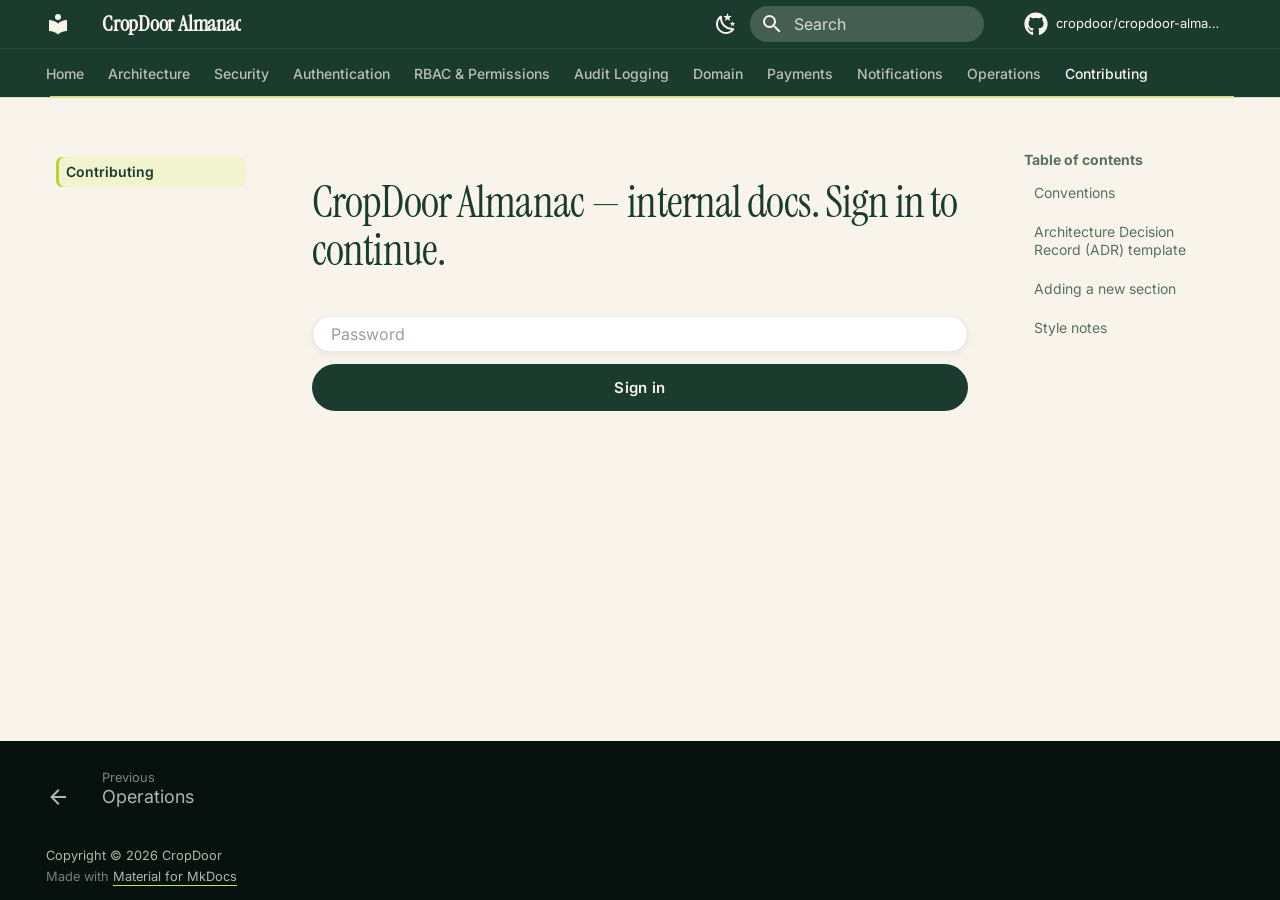
<file: contributing/index.html>
<!doctype html>
<html lang="en" class="no-js">
  <head>
    
      <meta charset="utf-8">
      <meta name="viewport" content="width=device-width,initial-scale=1">
      
        <meta name="description" content="Architecture and reference docs for the CropDoor platform — the farm-to-buyer marketplace.">
      
      
        <meta name="author" content="CropDoor Team">
      
      
        <link rel="canonical" href="https://almanac.cropdoor.com/contributing/">
      
      
        <link rel="prev" href="../operations/">
      
      
      
        
      
      
      <link rel="icon" href="../assets/images/favicon.png">
      <meta name="generator" content="mkdocs-1.6.1, mkdocs-material-9.7.6">
    
    
      
        <title>Contributing - CropDoor Almanac</title>
      
    
    
      <link rel="stylesheet" href="../assets/stylesheets/main.484c7ddc.min.css">
      
        
        <link rel="stylesheet" href="../assets/stylesheets/palette.ab4e12ef.min.css">
      
      


    
    
      
    
    
      
        
        
        <link rel="preconnect" href="https://fonts.gstatic.com" crossorigin>
        <link rel="stylesheet" href="https://fonts.googleapis.com/css?family=Inter:300,300i,400,400i,700,700i%7CJetBrains+Mono:400,400i,700,700i&display=fallback">
        <style>:root{--md-text-font:"Inter";--md-code-font:"JetBrains Mono"}</style>
      
    
    
      <link rel="stylesheet" href="../stylesheets/extra.css">
    
    <script>__md_scope=new URL("..",location),__md_hash=e=>[...e].reduce(((e,_)=>(e<<5)-e+_.charCodeAt(0)),0),__md_get=(e,_=localStorage,t=__md_scope)=>JSON.parse(_.getItem(t.pathname+"."+e)),__md_set=(e,_,t=localStorage,a=__md_scope)=>{try{t.setItem(a.pathname+"."+e,JSON.stringify(_))}catch(e){}}</script>
    
      

    
    
  </head>
  
  
    
    
      
    
    
    
    
    <body dir="ltr" data-md-color-scheme="default" data-md-color-primary="custom" data-md-color-accent="custom">
  
    
    <input class="md-toggle" data-md-toggle="drawer" type="checkbox" id="__drawer" autocomplete="off">
    <input class="md-toggle" data-md-toggle="search" type="checkbox" id="__search" autocomplete="off">
    <label class="md-overlay" for="__drawer"></label>
    <div data-md-component="skip">
      
        
        <a href="#contributing" class="md-skip">
          Skip to content
        </a>
      
    </div>
    <div data-md-component="announce">
      
    </div>
    
    
      

  

<header class="md-header md-header--shadow md-header--lifted" data-md-component="header">
  <nav class="md-header__inner md-grid" aria-label="Header">
    <a href=".." title="CropDoor Almanac" class="md-header__button md-logo" aria-label="CropDoor Almanac" data-md-component="logo">
      
  
  <svg xmlns="http://www.w3.org/2000/svg" viewBox="0 0 24 24"><path d="M12 8a3 3 0 0 0 3-3 3 3 0 0 0-3-3 3 3 0 0 0-3 3 3 3 0 0 0 3 3m0 3.54C9.64 9.35 6.5 8 3 8v11c3.5 0 6.64 1.35 9 3.54 2.36-2.19 5.5-3.54 9-3.54V8c-3.5 0-6.64 1.35-9 3.54"/></svg>

    </a>
    <label class="md-header__button md-icon" for="__drawer">
      
      <svg xmlns="http://www.w3.org/2000/svg" viewBox="0 0 24 24"><path d="M3 6h18v2H3zm0 5h18v2H3zm0 5h18v2H3z"/></svg>
    </label>
    <div class="md-header__title" data-md-component="header-title">
      <div class="md-header__ellipsis">
        <div class="md-header__topic">
          <span class="md-ellipsis">
            CropDoor Almanac
          </span>
        </div>
        <div class="md-header__topic" data-md-component="header-topic">
          <span class="md-ellipsis">
            
              Contributing
            
          </span>
        </div>
      </div>
    </div>
    
      
        <form class="md-header__option" data-md-component="palette">
  
    
    
    
    <input class="md-option" data-md-color-media="(prefers-color-scheme: light)" data-md-color-scheme="default" data-md-color-primary="custom" data-md-color-accent="custom"  aria-label="Switch to dark mode"  type="radio" name="__palette" id="__palette_0">
    
      <label class="md-header__button md-icon" title="Switch to dark mode" for="__palette_1" hidden>
        <svg xmlns="http://www.w3.org/2000/svg" viewBox="0 0 24 24"><path d="m17.75 4.09-2.53 1.94.91 3.06-2.63-1.81-2.63 1.81.91-3.06-2.53-1.94L12.44 4l1.06-3 1.06 3zm3.5 6.91-1.64 1.25.59 1.98-1.7-1.17-1.7 1.17.59-1.98L15.75 11l2.06-.05L18.5 9l.69 1.95zm-2.28 4.95c.83-.08 1.72 1.1 1.19 1.85-.32.45-.66.87-1.08 1.27C15.17 23 8.84 23 4.94 19.07c-3.91-3.9-3.91-10.24 0-14.14.4-.4.82-.76 1.27-1.08.75-.53 1.93.36 1.85 1.19-.27 2.86.69 5.83 2.89 8.02a9.96 9.96 0 0 0 8.02 2.89m-1.64 2.02a12.08 12.08 0 0 1-7.8-3.47c-2.17-2.19-3.33-5-3.49-7.82-2.81 3.14-2.7 7.96.31 10.98 3.02 3.01 7.84 3.12 10.98.31"/></svg>
      </label>
    
  
    
    
    
    <input class="md-option" data-md-color-media="(prefers-color-scheme: dark)" data-md-color-scheme="slate" data-md-color-primary="custom" data-md-color-accent="custom"  aria-label="Switch to light mode"  type="radio" name="__palette" id="__palette_1">
    
      <label class="md-header__button md-icon" title="Switch to light mode" for="__palette_0" hidden>
        <svg xmlns="http://www.w3.org/2000/svg" viewBox="0 0 24 24"><path d="M12 7a5 5 0 0 1 5 5 5 5 0 0 1-5 5 5 5 0 0 1-5-5 5 5 0 0 1 5-5m0 2a3 3 0 0 0-3 3 3 3 0 0 0 3 3 3 3 0 0 0 3-3 3 3 0 0 0-3-3m0-7 2.39 3.42C13.65 5.15 12.84 5 12 5s-1.65.15-2.39.42zM3.34 7l4.16-.35A7.2 7.2 0 0 0 5.94 8.5c-.44.74-.69 1.5-.83 2.29zm.02 10 1.76-3.77a7.131 7.131 0 0 0 2.38 4.14zM20.65 7l-1.77 3.79a7.02 7.02 0 0 0-2.38-4.15zm-.01 10-4.14.36c.59-.51 1.12-1.14 1.54-1.86.42-.73.69-1.5.83-2.29zM12 22l-2.41-3.44c.74.27 1.55.44 2.41.44.82 0 1.63-.17 2.37-.44z"/></svg>
      </label>
    
  
</form>
      
    
    
      <script>var palette=__md_get("__palette");if(palette&&palette.color){if("(prefers-color-scheme)"===palette.color.media){var media=matchMedia("(prefers-color-scheme: light)"),input=document.querySelector(media.matches?"[data-md-color-media='(prefers-color-scheme: light)']":"[data-md-color-media='(prefers-color-scheme: dark)']");palette.color.media=input.getAttribute("data-md-color-media"),palette.color.scheme=input.getAttribute("data-md-color-scheme"),palette.color.primary=input.getAttribute("data-md-color-primary"),palette.color.accent=input.getAttribute("data-md-color-accent")}for(var[key,value]of Object.entries(palette.color))document.body.setAttribute("data-md-color-"+key,value)}</script>
    
    
    
      
      
        <label class="md-header__button md-icon" for="__search">
          
          <svg xmlns="http://www.w3.org/2000/svg" viewBox="0 0 24 24"><path d="M9.5 3A6.5 6.5 0 0 1 16 9.5c0 1.61-.59 3.09-1.56 4.23l.27.27h.79l5 5-1.5 1.5-5-5v-.79l-.27-.27A6.52 6.52 0 0 1 9.5 16 6.5 6.5 0 0 1 3 9.5 6.5 6.5 0 0 1 9.5 3m0 2C7 5 5 7 5 9.5S7 14 9.5 14 14 12 14 9.5 12 5 9.5 5"/></svg>
        </label>
        <div class="md-search" data-md-component="search" role="dialog">
  <label class="md-search__overlay" for="__search"></label>
  <div class="md-search__inner" role="search">
    <form class="md-search__form" name="search">
      <input type="text" class="md-search__input" name="query" aria-label="Search" placeholder="Search" autocapitalize="off" autocorrect="off" autocomplete="off" spellcheck="false" data-md-component="search-query" required>
      <label class="md-search__icon md-icon" for="__search">
        
        <svg xmlns="http://www.w3.org/2000/svg" viewBox="0 0 24 24"><path d="M9.5 3A6.5 6.5 0 0 1 16 9.5c0 1.61-.59 3.09-1.56 4.23l.27.27h.79l5 5-1.5 1.5-5-5v-.79l-.27-.27A6.52 6.52 0 0 1 9.5 16 6.5 6.5 0 0 1 3 9.5 6.5 6.5 0 0 1 9.5 3m0 2C7 5 5 7 5 9.5S7 14 9.5 14 14 12 14 9.5 12 5 9.5 5"/></svg>
        
        <svg xmlns="http://www.w3.org/2000/svg" viewBox="0 0 24 24"><path d="M20 11v2H8l5.5 5.5-1.42 1.42L4.16 12l7.92-7.92L13.5 5.5 8 11z"/></svg>
      </label>
      <nav class="md-search__options" aria-label="Search">
        
          <a href="javascript:void(0)" class="md-search__icon md-icon" title="Share" aria-label="Share" data-clipboard data-clipboard-text="" data-md-component="search-share" tabindex="-1">
            
            <svg xmlns="http://www.w3.org/2000/svg" viewBox="0 0 24 24"><path d="M18 16.08c-.76 0-1.44.3-1.96.77L8.91 12.7c.05-.23.09-.46.09-.7s-.04-.47-.09-.7l7.05-4.11c.54.5 1.25.81 2.04.81a3 3 0 0 0 3-3 3 3 0 0 0-3-3 3 3 0 0 0-3 3c0 .24.04.47.09.7L8.04 9.81C7.5 9.31 6.79 9 6 9a3 3 0 0 0-3 3 3 3 0 0 0 3 3c.79 0 1.5-.31 2.04-.81l7.12 4.15c-.05.21-.08.43-.08.66 0 1.61 1.31 2.91 2.92 2.91s2.92-1.3 2.92-2.91A2.92 2.92 0 0 0 18 16.08"/></svg>
          </a>
        
        <button type="reset" class="md-search__icon md-icon" title="Clear" aria-label="Clear" tabindex="-1">
          
          <svg xmlns="http://www.w3.org/2000/svg" viewBox="0 0 24 24"><path d="M19 6.41 17.59 5 12 10.59 6.41 5 5 6.41 10.59 12 5 17.59 6.41 19 12 13.41 17.59 19 19 17.59 13.41 12z"/></svg>
        </button>
      </nav>
      
        <div class="md-search__suggest" data-md-component="search-suggest"></div>
      
    </form>
    <div class="md-search__output">
      <div class="md-search__scrollwrap" tabindex="0" data-md-scrollfix>
        <div class="md-search-result" data-md-component="search-result">
          <div class="md-search-result__meta">
            Initializing search
          </div>
          <ol class="md-search-result__list" role="presentation"></ol>
        </div>
      </div>
    </div>
  </div>
</div>
      
    
    
      <div class="md-header__source">
        <a href="https://github.com/cropdoor/cropdoor-almanac" title="Go to repository" class="md-source" data-md-component="source">
  <div class="md-source__icon md-icon">
    
    <svg xmlns="http://www.w3.org/2000/svg" viewBox="0 0 512 512"><!--! Font Awesome Free 7.1.0 by @fontawesome - https://fontawesome.com License - https://fontawesome.com/license/free (Icons: CC BY 4.0, Fonts: SIL OFL 1.1, Code: MIT License) Copyright 2025 Fonticons, Inc.--><path d="M173.9 397.4c0 2-2.3 3.6-5.2 3.6-3.3.3-5.6-1.3-5.6-3.6 0-2 2.3-3.6 5.2-3.6 3-.3 5.6 1.3 5.6 3.6m-31.1-4.5c-.7 2 1.3 4.3 4.3 4.9 2.6 1 5.6 0 6.2-2s-1.3-4.3-4.3-5.2c-2.6-.7-5.5.3-6.2 2.3m44.2-1.7c-2.9.7-4.9 2.6-4.6 4.9.3 2 2.9 3.3 5.9 2.6 2.9-.7 4.9-2.6 4.6-4.6-.3-1.9-3-3.2-5.9-2.9M252.8 8C114.1 8 8 113.3 8 252c0 110.9 69.8 205.8 169.5 239.2 12.8 2.3 17.3-5.6 17.3-12.1 0-6.2-.3-40.4-.3-61.4 0 0-70 15-84.7-29.8 0 0-11.4-29.1-27.8-36.6 0 0-22.9-15.7 1.6-15.4 0 0 24.9 2 38.6 25.8 21.9 38.6 58.6 27.5 72.9 20.9 2.3-16 8.8-27.1 16-33.7-55.9-6.2-112.3-14.3-112.3-110.5 0-27.5 7.6-41.3 23.6-58.9-2.6-6.5-11.1-33.3 2.6-67.9 20.9-6.5 69 27 69 27 20-5.6 41.5-8.5 62.8-8.5s42.8 2.9 62.8 8.5c0 0 48.1-33.6 69-27 13.7 34.7 5.2 61.4 2.6 67.9 16 17.7 25.8 31.5 25.8 58.9 0 96.5-58.9 104.2-114.8 110.5 9.2 7.9 17 22.9 17 46.4 0 33.7-.3 75.4-.3 83.6 0 6.5 4.6 14.4 17.3 12.1C436.2 457.8 504 362.9 504 252 504 113.3 391.5 8 252.8 8M105.2 352.9c-1.3 1-1 3.3.7 5.2 1.6 1.6 3.9 2.3 5.2 1 1.3-1 1-3.3-.7-5.2-1.6-1.6-3.9-2.3-5.2-1m-10.8-8.1c-.7 1.3.3 2.9 2.3 3.9 1.6 1 3.6.7 4.3-.7.7-1.3-.3-2.9-2.3-3.9-2-.6-3.6-.3-4.3.7m32.4 35.6c-1.6 1.3-1 4.3 1.3 6.2 2.3 2.3 5.2 2.6 6.5 1 1.3-1.3.7-4.3-1.3-6.2-2.2-2.3-5.2-2.6-6.5-1m-11.4-14.7c-1.6 1-1.6 3.6 0 5.9s4.3 3.3 5.6 2.3c1.6-1.3 1.6-3.9 0-6.2-1.4-2.3-4-3.3-5.6-2"/></svg>
  </div>
  <div class="md-source__repository">
    cropdoor/cropdoor-almanac
  </div>
</a>
      </div>
    
  </nav>
  
    
      
<nav class="md-tabs" aria-label="Tabs" data-md-component="tabs">
  <div class="md-grid">
    <ul class="md-tabs__list">
      
        
  
  
  
  
    <li class="md-tabs__item">
      <a href=".." class="md-tabs__link">
        
  
  
    
  
  Home

      </a>
    </li>
  

      
        
  
  
  
  
    
    
      <li class="md-tabs__item">
        <a href="../architecture/" class="md-tabs__link">
          
  
  
    
  
  Architecture

        </a>
      </li>
    
  

      
        
  
  
  
  
    
    
      <li class="md-tabs__item">
        <a href="../security/" class="md-tabs__link">
          
  
  
    
  
  Security

        </a>
      </li>
    
  

      
        
  
  
  
  
    
    
      <li class="md-tabs__item">
        <a href="../auth/" class="md-tabs__link">
          
  
  
    
  
  Authentication

        </a>
      </li>
    
  

      
        
  
  
  
  
    
    
      <li class="md-tabs__item">
        <a href="../rbac/" class="md-tabs__link">
          
  
  
    
  
  RBAC & Permissions

        </a>
      </li>
    
  

      
        
  
  
  
  
    
    
      <li class="md-tabs__item">
        <a href="../audit/" class="md-tabs__link">
          
  
  
    
  
  Audit Logging

        </a>
      </li>
    
  

      
        
  
  
  
  
    
    
      <li class="md-tabs__item">
        <a href="../domain/" class="md-tabs__link">
          
  
  
    
  
  Domain

        </a>
      </li>
    
  

      
        
  
  
  
  
    
    
      <li class="md-tabs__item">
        <a href="../payments/" class="md-tabs__link">
          
  
  
    
  
  Payments

        </a>
      </li>
    
  

      
        
  
  
  
  
    
    
      <li class="md-tabs__item">
        <a href="../notifications/" class="md-tabs__link">
          
  
  
    
  
  Notifications

        </a>
      </li>
    
  

      
        
  
  
  
  
    
    
      <li class="md-tabs__item">
        <a href="../operations/" class="md-tabs__link">
          
  
  
    
  
  Operations

        </a>
      </li>
    
  

      
        
  
  
  
    
  
  
    
    
      <li class="md-tabs__item md-tabs__item--active">
        <a href="./" class="md-tabs__link">
          
  
  
    
  
  Contributing

        </a>
      </li>
    
  

      
    </ul>
  </div>
</nav>
    
  
</header>
    
    <div class="md-container" data-md-component="container">
      
      
        
      
      <main class="md-main" data-md-component="main">
        <div class="md-main__inner md-grid">
          
            
              
              <div class="md-sidebar md-sidebar--primary" data-md-component="sidebar" data-md-type="navigation" >
                <div class="md-sidebar__scrollwrap">
                  <div class="md-sidebar__inner">
                    


  


<nav class="md-nav md-nav--primary md-nav--lifted" aria-label="Navigation" data-md-level="0">
  <label class="md-nav__title" for="__drawer">
    <a href=".." title="CropDoor Almanac" class="md-nav__button md-logo" aria-label="CropDoor Almanac" data-md-component="logo">
      
  
  <svg xmlns="http://www.w3.org/2000/svg" viewBox="0 0 24 24"><path d="M12 8a3 3 0 0 0 3-3 3 3 0 0 0-3-3 3 3 0 0 0-3 3 3 3 0 0 0 3 3m0 3.54C9.64 9.35 6.5 8 3 8v11c3.5 0 6.64 1.35 9 3.54 2.36-2.19 5.5-3.54 9-3.54V8c-3.5 0-6.64 1.35-9 3.54"/></svg>

    </a>
    CropDoor Almanac
  </label>
  
    <div class="md-nav__source">
      <a href="https://github.com/cropdoor/cropdoor-almanac" title="Go to repository" class="md-source" data-md-component="source">
  <div class="md-source__icon md-icon">
    
    <svg xmlns="http://www.w3.org/2000/svg" viewBox="0 0 512 512"><!--! Font Awesome Free 7.1.0 by @fontawesome - https://fontawesome.com License - https://fontawesome.com/license/free (Icons: CC BY 4.0, Fonts: SIL OFL 1.1, Code: MIT License) Copyright 2025 Fonticons, Inc.--><path d="M173.9 397.4c0 2-2.3 3.6-5.2 3.6-3.3.3-5.6-1.3-5.6-3.6 0-2 2.3-3.6 5.2-3.6 3-.3 5.6 1.3 5.6 3.6m-31.1-4.5c-.7 2 1.3 4.3 4.3 4.9 2.6 1 5.6 0 6.2-2s-1.3-4.3-4.3-5.2c-2.6-.7-5.5.3-6.2 2.3m44.2-1.7c-2.9.7-4.9 2.6-4.6 4.9.3 2 2.9 3.3 5.9 2.6 2.9-.7 4.9-2.6 4.6-4.6-.3-1.9-3-3.2-5.9-2.9M252.8 8C114.1 8 8 113.3 8 252c0 110.9 69.8 205.8 169.5 239.2 12.8 2.3 17.3-5.6 17.3-12.1 0-6.2-.3-40.4-.3-61.4 0 0-70 15-84.7-29.8 0 0-11.4-29.1-27.8-36.6 0 0-22.9-15.7 1.6-15.4 0 0 24.9 2 38.6 25.8 21.9 38.6 58.6 27.5 72.9 20.9 2.3-16 8.8-27.1 16-33.7-55.9-6.2-112.3-14.3-112.3-110.5 0-27.5 7.6-41.3 23.6-58.9-2.6-6.5-11.1-33.3 2.6-67.9 20.9-6.5 69 27 69 27 20-5.6 41.5-8.5 62.8-8.5s42.8 2.9 62.8 8.5c0 0 48.1-33.6 69-27 13.7 34.7 5.2 61.4 2.6 67.9 16 17.7 25.8 31.5 25.8 58.9 0 96.5-58.9 104.2-114.8 110.5 9.2 7.9 17 22.9 17 46.4 0 33.7-.3 75.4-.3 83.6 0 6.5 4.6 14.4 17.3 12.1C436.2 457.8 504 362.9 504 252 504 113.3 391.5 8 252.8 8M105.2 352.9c-1.3 1-1 3.3.7 5.2 1.6 1.6 3.9 2.3 5.2 1 1.3-1 1-3.3-.7-5.2-1.6-1.6-3.9-2.3-5.2-1m-10.8-8.1c-.7 1.3.3 2.9 2.3 3.9 1.6 1 3.6.7 4.3-.7.7-1.3-.3-2.9-2.3-3.9-2-.6-3.6-.3-4.3.7m32.4 35.6c-1.6 1.3-1 4.3 1.3 6.2 2.3 2.3 5.2 2.6 6.5 1 1.3-1.3.7-4.3-1.3-6.2-2.2-2.3-5.2-2.6-6.5-1m-11.4-14.7c-1.6 1-1.6 3.6 0 5.9s4.3 3.3 5.6 2.3c1.6-1.3 1.6-3.9 0-6.2-1.4-2.3-4-3.3-5.6-2"/></svg>
  </div>
  <div class="md-source__repository">
    cropdoor/cropdoor-almanac
  </div>
</a>
    </div>
  
  <ul class="md-nav__list" data-md-scrollfix>
    
      
      
  
  
  
  
    <li class="md-nav__item">
      <a href=".." class="md-nav__link">
        
  
  
  <span class="md-ellipsis">
    
  
    Home
  

    
  </span>
  
    
  
  
    <span class="md-status md-status--encrypted"></span>
  

  
  

      </a>
    </li>
  

    
      
      
  
  
  
  
    
    
      
        
          
        
      
    
    
    
      
      
        
      
    
    
    <li class="md-nav__item md-nav__item--nested">
      
        
        
        <input class="md-nav__toggle md-toggle " type="checkbox" id="__nav_2" >
        
          
          <div class="md-nav__link md-nav__container">
            <a href="../architecture/" class="md-nav__link ">
              
  
  
  <span class="md-ellipsis">
    
  
    Architecture
  

    
  </span>
  
  

            </a>
            
          </div>
        
        <nav class="md-nav" data-md-level="1" aria-labelledby="__nav_2_label" aria-expanded="false">
          <label class="md-nav__title" for="__nav_2">
            <span class="md-nav__icon md-icon"></span>
            
  
    Architecture
  

          </label>
          <ul class="md-nav__list" data-md-scrollfix>
            
              
            
          </ul>
        </nav>
      
    </li>
  

    
      
      
  
  
  
  
    
    
      
        
          
        
      
    
    
    
      
      
        
      
    
    
    <li class="md-nav__item md-nav__item--nested">
      
        
        
        <input class="md-nav__toggle md-toggle " type="checkbox" id="__nav_3" >
        
          
          <div class="md-nav__link md-nav__container">
            <a href="../security/" class="md-nav__link ">
              
  
  
  <span class="md-ellipsis">
    
  
    Security
  

    
  </span>
  
  

            </a>
            
          </div>
        
        <nav class="md-nav" data-md-level="1" aria-labelledby="__nav_3_label" aria-expanded="false">
          <label class="md-nav__title" for="__nav_3">
            <span class="md-nav__icon md-icon"></span>
            
  
    Security
  

          </label>
          <ul class="md-nav__list" data-md-scrollfix>
            
              
            
          </ul>
        </nav>
      
    </li>
  

    
      
      
  
  
  
  
    
    
      
        
          
        
      
    
    
    
      
      
        
      
    
    
    <li class="md-nav__item md-nav__item--nested">
      
        
        
        <input class="md-nav__toggle md-toggle " type="checkbox" id="__nav_4" >
        
          
          <div class="md-nav__link md-nav__container">
            <a href="../auth/" class="md-nav__link ">
              
  
  
  <span class="md-ellipsis">
    
  
    Authentication
  

    
  </span>
  
  

            </a>
            
          </div>
        
        <nav class="md-nav" data-md-level="1" aria-labelledby="__nav_4_label" aria-expanded="false">
          <label class="md-nav__title" for="__nav_4">
            <span class="md-nav__icon md-icon"></span>
            
  
    Authentication
  

          </label>
          <ul class="md-nav__list" data-md-scrollfix>
            
              
            
          </ul>
        </nav>
      
    </li>
  

    
      
      
  
  
  
  
    
    
      
        
          
        
      
    
    
    
      
      
        
      
    
    
    <li class="md-nav__item md-nav__item--nested">
      
        
        
        <input class="md-nav__toggle md-toggle " type="checkbox" id="__nav_5" >
        
          
          <div class="md-nav__link md-nav__container">
            <a href="../rbac/" class="md-nav__link ">
              
  
  
  <span class="md-ellipsis">
    
  
    RBAC & Permissions
  

    
  </span>
  
  

            </a>
            
          </div>
        
        <nav class="md-nav" data-md-level="1" aria-labelledby="__nav_5_label" aria-expanded="false">
          <label class="md-nav__title" for="__nav_5">
            <span class="md-nav__icon md-icon"></span>
            
  
    RBAC & Permissions
  

          </label>
          <ul class="md-nav__list" data-md-scrollfix>
            
              
            
          </ul>
        </nav>
      
    </li>
  

    
      
      
  
  
  
  
    
    
      
        
          
        
      
    
    
    
      
      
        
      
    
    
    <li class="md-nav__item md-nav__item--nested">
      
        
        
        <input class="md-nav__toggle md-toggle " type="checkbox" id="__nav_6" >
        
          
          <div class="md-nav__link md-nav__container">
            <a href="../audit/" class="md-nav__link ">
              
  
  
  <span class="md-ellipsis">
    
  
    Audit Logging
  

    
  </span>
  
  

            </a>
            
          </div>
        
        <nav class="md-nav" data-md-level="1" aria-labelledby="__nav_6_label" aria-expanded="false">
          <label class="md-nav__title" for="__nav_6">
            <span class="md-nav__icon md-icon"></span>
            
  
    Audit Logging
  

          </label>
          <ul class="md-nav__list" data-md-scrollfix>
            
              
            
          </ul>
        </nav>
      
    </li>
  

    
      
      
  
  
  
  
    
    
      
        
          
        
      
    
    
    
      
      
        
      
    
    
    <li class="md-nav__item md-nav__item--nested">
      
        
        
        <input class="md-nav__toggle md-toggle " type="checkbox" id="__nav_7" >
        
          
          <div class="md-nav__link md-nav__container">
            <a href="../domain/" class="md-nav__link ">
              
  
  
  <span class="md-ellipsis">
    
  
    Domain
  

    
  </span>
  
  

            </a>
            
          </div>
        
        <nav class="md-nav" data-md-level="1" aria-labelledby="__nav_7_label" aria-expanded="false">
          <label class="md-nav__title" for="__nav_7">
            <span class="md-nav__icon md-icon"></span>
            
  
    Domain
  

          </label>
          <ul class="md-nav__list" data-md-scrollfix>
            
              
            
          </ul>
        </nav>
      
    </li>
  

    
      
      
  
  
  
  
    
    
      
        
          
        
      
    
    
    
      
      
        
      
    
    
    <li class="md-nav__item md-nav__item--nested">
      
        
        
        <input class="md-nav__toggle md-toggle " type="checkbox" id="__nav_8" >
        
          
          <div class="md-nav__link md-nav__container">
            <a href="../payments/" class="md-nav__link ">
              
  
  
  <span class="md-ellipsis">
    
  
    Payments
  

    
  </span>
  
  

            </a>
            
          </div>
        
        <nav class="md-nav" data-md-level="1" aria-labelledby="__nav_8_label" aria-expanded="false">
          <label class="md-nav__title" for="__nav_8">
            <span class="md-nav__icon md-icon"></span>
            
  
    Payments
  

          </label>
          <ul class="md-nav__list" data-md-scrollfix>
            
              
            
          </ul>
        </nav>
      
    </li>
  

    
      
      
  
  
  
  
    
    
      
        
          
        
      
    
    
    
      
      
        
      
    
    
    <li class="md-nav__item md-nav__item--nested">
      
        
        
        <input class="md-nav__toggle md-toggle " type="checkbox" id="__nav_9" >
        
          
          <div class="md-nav__link md-nav__container">
            <a href="../notifications/" class="md-nav__link ">
              
  
  
  <span class="md-ellipsis">
    
  
    Notifications
  

    
  </span>
  
  

            </a>
            
          </div>
        
        <nav class="md-nav" data-md-level="1" aria-labelledby="__nav_9_label" aria-expanded="false">
          <label class="md-nav__title" for="__nav_9">
            <span class="md-nav__icon md-icon"></span>
            
  
    Notifications
  

          </label>
          <ul class="md-nav__list" data-md-scrollfix>
            
              
            
          </ul>
        </nav>
      
    </li>
  

    
      
      
  
  
  
  
    
    
      
        
          
        
      
    
    
    
      
      
        
      
    
    
    <li class="md-nav__item md-nav__item--nested">
      
        
        
        <input class="md-nav__toggle md-toggle " type="checkbox" id="__nav_10" >
        
          
          <div class="md-nav__link md-nav__container">
            <a href="../operations/" class="md-nav__link ">
              
  
  
  <span class="md-ellipsis">
    
  
    Operations
  

    
  </span>
  
  

            </a>
            
          </div>
        
        <nav class="md-nav" data-md-level="1" aria-labelledby="__nav_10_label" aria-expanded="false">
          <label class="md-nav__title" for="__nav_10">
            <span class="md-nav__icon md-icon"></span>
            
  
    Operations
  

          </label>
          <ul class="md-nav__list" data-md-scrollfix>
            
              
            
          </ul>
        </nav>
      
    </li>
  

    
      
      
  
  
    
  
  
  
    
    
      
        
          
        
      
    
    
    
      
        
        
      
      
        
      
    
    
    <li class="md-nav__item md-nav__item--active md-nav__item--section md-nav__item--nested">
      
        
        
        <input class="md-nav__toggle md-toggle " type="checkbox" id="__nav_11" checked>
        
          
          <div class="md-nav__link md-nav__container">
            <a href="./" class="md-nav__link md-nav__link--active">
              
  
  
  <span class="md-ellipsis">
    
  
    Contributing
  

    
  </span>
  
  

            </a>
            
          </div>
        
        <nav class="md-nav" data-md-level="1" aria-labelledby="__nav_11_label" aria-expanded="true">
          <label class="md-nav__title" for="__nav_11">
            <span class="md-nav__icon md-icon"></span>
            
  
    Contributing
  

          </label>
          <ul class="md-nav__list" data-md-scrollfix>
            
              
            
          </ul>
        </nav>
      
    </li>
  

    
  </ul>
</nav>
                  </div>
                </div>
              </div>
            
            
              
              <div class="md-sidebar md-sidebar--secondary" data-md-component="sidebar" data-md-type="toc" >
                <div class="md-sidebar__scrollwrap">
                  <div class="md-sidebar__inner">
                    

<nav class="md-nav md-nav--secondary" aria-label="Table of contents">
  
  
  
    
  
  
    <label class="md-nav__title" for="__toc">
      <span class="md-nav__icon md-icon"></span>
      Table of contents
    </label>
    <ul class="md-nav__list" data-md-component="toc" data-md-scrollfix>
      
        <li class="md-nav__item">
  <a href="#conventions" class="md-nav__link">
    <span class="md-ellipsis">
      
        Conventions
      
    </span>
  </a>
  
</li>
      
        <li class="md-nav__item">
  <a href="#architecture-decision-record-adr-template" class="md-nav__link">
    <span class="md-ellipsis">
      
        Architecture Decision Record (ADR) template
      
    </span>
  </a>
  
</li>
      
        <li class="md-nav__item">
  <a href="#adding-a-new-section" class="md-nav__link">
    <span class="md-ellipsis">
      
        Adding a new section
      
    </span>
  </a>
  
</li>
      
        <li class="md-nav__item">
  <a href="#style-notes" class="md-nav__link">
    <span class="md-ellipsis">
      
        Style notes
      
    </span>
  </a>
  
</li>
      
    </ul>
  
</nav>
                  </div>
                </div>
              </div>
            
          
          
            <div class="md-content" data-md-component="content">
              
              <article class="md-content__inner md-typeset">
                
                  


  
  


<div id="mkdocs-encrypted-content" style="display:none">xLX6S1jyJecj4nmMxAW6bA==;jFAnLglZddTRN1w8BwvfPRxeVLdtruk/wpyXtt1fj3rGceXiqJEAAtLiKNm7fHIZPjL9hiY3XsIdQaC8lvPLmQwc0D2YTuPTKHUkRONhYTtmwTeinhxOC9jAWe0NEnJrA/O9vJ9yWaW4QVsT6P+nc5KAoUlHCL602eMZ6+S2VgLhsN25eXHXPkcN766aC6RoCWbHol7dDd3aPQmEzJN2alfvLX0NPk25X68DHqiPnB6DYwNj8Az8qSRX74Ek98uCYg5mj2aNSIaA/3PTHPXoj7BiKrPH3bsZUAiam29g2T1naKDEtyI3qkkbtbQoqR4LXfB90J+zx9x+M3hJwtOk/etk/TV/VHAHLBfK0p40O2jpTKB4LK8VIpHaxZ5rXY9IMceLpCu7gu7Ewx7RwPe3jBU02uieKdUrUPo6bmgTpOXmIyy7JEsQJ6AYDfNfvZNRU37dS51qkziclMypJX8ksVPTkfO0Ig/Mhk3um0MGpakDl8EJ3ZmjGz5lgqUXwiUkD0qnAsBZwnxvPzqdlrMwXB+9t8VInR8VymBhueNxCq2n3dB/FIhZaqNtp61n8weZGIWOweJimrv4Ko/uFk20ujMCD7cvzUZnA8TJXj04f6JX/tuYtmwD79xSa0XkouNVQm/qp+D50PIXpYdCW7gGZcH7W+3lZu/PbkNTY2utfRErQhNkMmk+dqAT5wb772G5YZcylWi/bZU0FsrcJrSVydGPptjllAEGhYjXhh5gKrh06KslSCjM/q0hc4wFNvgKydtEuQfEPk0TRRSJauigFFKhGq+zN7cxKkBEzT0Byqz5LQF5QTeFJRtqF8ARFMJzpC1RTREC3XgIL9bY3O3lDmgsUk9Bj2BAUIxi3wus2akcZUqVSMzKVpBiTljC5R+ut6empWxEU7wvsUYq7biIHICgebNUNCKGCv2Ea8WY/f3KU+Zbz84Orwrug1gfdQM8oufOviwmDpQ8j/C/EEC9Y87Bb3/xUU1un3aklNoXgRl4WWLnE7BgJxpCw/LEyO0xhe8hS58/r0otXpmABL6ScirfOkk1To/i3ZGDzJeebjx5ibekt7QdtOgz9k6iDYzGkghVljYp53K2Yzgjk3wrxCFAmz9sXCJMfJdzHQ8c4GMjbXCRxKdcmd0M/2xqn0SM5X7w1SWn/tZpnokFUym70poNXRdmocWIVDHwkdsnQCgj13klUjeAbpd3LHIVoiCEaxZzOo5wmQ4lYR9cySONraFh9iJOmZrby/q1JFy+nUrLiKj5GTHrB+mQvyW3JP/[base64]/rGjFv+KjQmfyFoOGvLCi3xUpcY0CMd9hEBHBk3RqOkaQ6Q2gaAlBTt8aLejlfiSNSj7/2B8H8v1vobJIWsiZDfmZJfGRAgxhYM85Bj8qjzpe7zGbCxeTmRwQNwGRr+6J1mh3NYsvoqLnZqLNxm7mnaGOIB0L1GT+RgspEOJFkE6OqA+VwkmubOqQ3YmJnexzSgPt9J8LiAGHBz7eKqSI5iMYcFz7YRxiBUnfb5ldjJfo5NpazjXtQGkisiUgb07Gmt+IyYD/iOK1lD6NOjxz9mQO/7hKhBEzgJxtE4e3HWeV6OUte9KpnKK1ybxtfM361jjhogv2mhz+t3vtCoHRa7kR2mxY/A5xlGdlvYxlHgrKo4QSnkcgJIdyfRi7rqhEpPj6M3hrOS7RP8DxZ03/+FfE0MX9YMo6ebwkd0wcrlMBvQMDYsp2YS4VphOTrfoEzV62qzVUFOP3h/aJfA3UIlgJGDncxZcyDnkdbtL8j/AvuFijg8UDAO8w+tFN4+CREjwDVhxu9AvcxMio7Kp/yOVtef9u3dZQWcCcIeu/GY8VGxMtLDuEGGCtgJIiojN4yCoCOr+ATCD4+bwp7lO4gLn05X3w2OuwIeXJ4hkH77ikmLP3ndfLk2pOhlG+3JTbC93HW4Ri/9cghexhRSpkoK7JNZIVJg9RgL8PQWhejb32rEzYP575ZyAZ6X2Iajinc5ejDmohfJGgEAh2f+AusTuUijX0syly3+nCfKcWKxo9XyUKycMjUUpsDkXJnaF/p8WQ0bMfOEOqzx2kh/hTljeRMqX/bPCQ5Br0X1GIDs27kiHu8lQV/jJzyy0TVzK4v0xK53KSANAuOYAbYMGMUUE7cNoIR5LnEVJKPkd6yiHWp8L9X7s13p56m+Gr/8wI7+/BFP9WD4U+iFH9sYdrK/EeEkxTLgWbC5v1AzX5j0imjRHz15Q2Vq69RhaIUEdsDBRmlLLkgCVzWsf4UEgRPK23T+FNH5ysgsiHQNZZvqE/WWFfK4JiNkqbP0AKnZ3+IaZiFHID6wQvr4HSJQIRTwddxTqH8jo6hZo8o5sFVmoimquKsMi1H/+dceyod8O590n1JMDo7mKAHnf+klgKdj+WJUVwwXKPVLNWjvo4+phPBwzwzOET8YZWaWvgIXYjQNp4NppvZzJn2nNfzYUXtSUdxZzkyFeNTkBEXnxKGIPCbTvnmzA89tjEVavwbpK/[base64]/deikZe8GLl1/ORDMbPagbSYQhFlwRyibz2r6VY+6ZOLhPIQk4YRCN8Hpm/TUxCStqAfVUVfQ9xgY0mLE9t9Ui7DPwgfnoUUOL2EEcRIKSqxhS4Y2cTJdYSfo8G4F8pyfV8qA9Tt2NkQij5E75wm+MmFMqYyqX/4jG8aXQYcnPTMwrwGF+yiG1r9Riu9VijpE9ReY+irUu0H/DKkkM5ktXw+M76ywzoRPwSHkHAyN2d86pecnvxNbcMWwja9xcYdcJ1009BJtOu2xkyX4dvjPbyTjqDn+uFfIPO9lK3nMfTfPNyJrmj5sxECl342aW7Z/mMVSoja21C4y2szW2uf966/1+QHA8KMyhljngC/hAZDzlZJlhoqgGtgPtROY6k3362/[base64]/x++y0bRfXXR6vptb7G2zpk7KB5Ku4KEp/iHh0XFTijW1vlmaFQ9UX9EARXS/ko/AydXrafN8U7of3gE2gZoPyyYJmgzOk69Oh6PazINNJaM7WjKVgf/QPQFxWbwNGipGlDWKChjZ4v77+4wliBjy8xpGpwppg1BxaHQ0vdolAkd3BIPBxjWIG6CbJBWQpNog1yX5TpNyrXkvZu8b4zZKyJHUsduovPtvm+Saemn8sue1pVRNGtl5P8XEi3iAMGNnxt4eKCHOrLMraw9TpzbtBDIDJppsue1dgiPIBQv2wzbCMBB0nv7H9PUhLs/34/2LJ94EkdBcTyhcASHjsoBsqefFCQPFC4eYg1H0bXWwryTwMAITLiFYrezUx2W1mG4EF2nZK1uuy+DGQvdwoXPHQOZa8E8effMEfojiJw/yYAkHHHAq/3fXQwXXsTv6ohCxv4u1gSnw5u1YPXreu8rNSWM3eEGqLqnOc1RFNnZbINl1H3skcGxjf1SVM21pLpQuImRLazOUaoICP1nnTz6vCpsGvyD28BoP6uyslml8j1wQag3/YDK0VGQF99MHARyvQWb5252BQNYrXc4EB62CLweUYJ+JiumnhH9GEwuqLdCYn60JJdL4sKP/gt50i5UiTyaEl6rKYExrGTEH/+y9v0a4JUyp6Yn84Tfh+VQzTyg/qhtFktQdBYEsMLMg+TCJQqSori/jwGvYBo4xuwOXLK33ZudL4y9qkafymSnKOIKq3Xx22tozx2lQGkQ/8wKHQCsC94SFD/1zlOBGhIebxd+3vyi9n9VnfwKd4Z1ZIWzPxod70w3SdCIvxeJqDR2lqjlaT/a3Mmk1BJRNm3CQR4YCSFWMHfIcEsCUwTcsGbL66u/PFhE7suKMTANMOC7/Kspq4hMH6wkJRE7PEB5Kq7DJJr6tcCj9wnNhvpGTbYlNvXT3dr1zSdyiNG0fpk16d6v4kuj5ARmhlqtKIayrydNzZl/EDnkfKR6Jwl7LqxClsak0qaxAwJhiJoLkvlHMwE8epRPyGKb6sBtREkl6rcwhZPGqg2Owc/CGPgHM8JQqfCqXs/1ksgvLUEYghurwW7LyVI65lG48N4+2z9vLlRaNgUtX/l2aGmJ2Tbxow9fSCtp1/d/IenM1YhFTTOzVIsnMr60yCcaMq9Vg8/R8TS2qbN6Hu5svo6BpIMUEkQQ7jyT63wUDQP4zt4+MgRbEfPi2Vxg0cYCq7nHEiIvZZp1TWvuON2yc4cQvfaGkowS4atDDaPfo0I5N4aK6fmdVBknlDVTNlrb2zAzPpoviv6mxQpciugz9nZjI3td0cKecYgAIwqJ8K1TL1NGxN7LcTMW/voikTFoKMjXqG6t/7e7KwyYkRzKX7i08iBfVqZGh6tFZrRk6kke/gFibhbyaPWGylZ8OaVgkXG08/QdaUy6Hpwz5FnoTkvYVpb+UPE1sgpC/JPA6ZPi6n82Rhv4lppHjxPu+PVxoFhj2+IApfZWOw4F4c+aWsoUpzoKUJOFA78sjslnezcT987HNr1kS0YtjjNAe38r0GaLK9bwWuXPW6tBR9b8td5ezbxWKv3MguOP/CFMYhaXjfiVEGfrOafhaL3uo0kINSSi0QDZIzop/cGWOCEuJa5qk/nHEvITJ0D589POkgHtbABzr/n8ckcEDcot096KW7yteGVUMda8UUPKofJQnLb7ppwxPyno7vgg6mgULDHC+84Af1cPVpzX61uxARhUPVn42oSts18dS66WQe+ThjOAEpfuKv8WqLDv7MQfUaOudhmXfebES89iXaY8ckQOf119AnJoDtjs2G1b09/rsgufuIFjiGxmv2L4Zohl+VRmqs+/ykNCbACioqJB8DYZpoz4NZPhbbJ8uocgidjIM8iDjgZ374rDwdXWhpVo8AniDJhZM/F5ZGT/Vd3/[base64]/LpDb5PugAW6ZrOU4wc0IqPMRxC/lp+tz/jyF+WqO5Bkv74ETGB53mD0778Pa+S04VFUl01AY0glaU13IkV8c6xKUHmyGo/yFa/7jHSxEhtr7DIZvBZYQihrcF43AMSF3Y7aQXoPtNldcL77RnqmnIpTBFUDWdWlJO+OMRbdqb4Gs6+aeatqBeNY0fd4im+tbP/L/KbEc0WOITaRk7AIM7DKqr0K/YYDrVg82816GVFe66r/+UGHAtFBcdam6GfJHTJ0mVINeokiH792B1SMsqreVftCy3fALtq/[base64]//VS0ZzUVynbO5k2z18ClAgb5Ix3F3YDoZEaTvSpbxgIO/A0m8C/A950jnpEWDFPiQKMO0EV4sn0adO/MkW+DftTENL8ksHuJvJ/ynqMrkivE0cUFlWubVhwFAweRJEzhIhGpFikF0G1ONJL7dFTRdffx0KAZjwoLhZ2ZNYoszj67elj9JZIvLYU3KgC1fLGaW735a5gL5hPMiLwC4PMND31Z5dh1E7x2+2Z+G+7oi2RoGcacNn8cUs1o/HzP2Whr40+QNCwZ0XI7uNWZ8qXGQKj0UYBs7Gd8dZJDC0dnynfbdBqyrgD7PFTaSRNPtoTduspDTHAndX5Rrf0CYWw57tczsS2OUzmbRh8U2MdeC9ENN1h0YoB/J4sBLiy2PF6IeEnYwzTRlswoZHadms4NBZa7zQcFQzqP8doauzxVIXLe/0QD4zk7c56k9F5dZ/07ibTfo4UFsZ0KEzRa7fdF63fdxytMI31jU+l75js8H0CoXbu4e4Qp7+EM+OgkOgfI9frogdNl/VeaxVtrQpJIxD9QzqEdbb3WeRCrauCvApSwVefXGG6/7+MBBEgwuUi/T3hP710JAUCimcfdHLfmmIEvfsv0uuBt1XW7nC+fyh16izm5fMFHduQ8GOrxu683DPezdIEdLUtDmVd+Aj2mxl0dYwcCypb/nVUb9v5MEAKZVyP0SN8+rulMmHw04K6QwVxpGXDz4anZSyK2vpio/z5P571COzvArkMhsmrscUZKlyCHbLIS7pj1Cmpwq0D7x7xekV14fKXkOcUbJS9fUerKWfwrKQNP8z76b8icvtzQkPGZuLHrHxDsiCeFWDJj4FEnGXMHNJbxtaRQV4AMVTFVw9GvYS+/xTvakYMQ/RYdZcmiu1LWSNTQYwwtITnfeBcTpjJr6Sgs0HkRyHpZqp0evvsnwJL1boquVJqxSTNzE3u909A0NwYVBOSyGEw5+5BtXq5WF3UMaWwy9+rcRzN15Cxfj0ByOpw5OWekZ1KI/7fe9kBPH605o0QaDJOVUnDpXvy1vfC7/HCzR12NFknqptqUHbgYxoBgToddBop0086ZZNijsQ1+I9j+qlyGBuxFLq/rL0gTkmNQNRUszzF4KeDlmk/xJI0MrRxnPuEgBjfNbwgVaKeVBBbwG3HXqZg84s7xUbq4hgYnSvaKedxr/J23cDS/Hk4YDgwhZFeft+zpqTVS2P7ZhbhzbazBth6+HO0oVD7RL7lOtkdLVK1JGIuwRWnEcv8Io/OiNBVKbKaIev/fBt/3CKMPQqzVxc2m4aTuQ1t9u0kdFuR6TuuHVQV8r06SgzvoJlwhgiQJsobqu6EdFwmC1KSlYdNCh3kxEU7yDAcTz/fipgGVJwLSbAt8cKgAIIrLBVTFvyo6cabndnuvNNzUhGhd72kwcGr3f573xFKdSyJuNFM5ZyRfqpbhn55LA2ZxVmJx2SVg3HDiCLvyXh1d2jIKAxnpjTu0fX2c9xd94UCAD1mu096qfCum7NCdjzi/0xcO4DrzzN0HKiOHS5qrwhtxZJ+FIKiCE9kH6BhSss7DaQyfj44TfH6stGpp/nKb8Gevujt3RxlscQH+tVBAeqXHmM0Cob+iloCVcwyvSz0joIT/M4jT/aMuK1LqZvJx5O3ZqyE/GiNu93IM0I9HqJNnJKvBsyD54mDLP3Y245LU1qFLz6tQMlGBvjhNJvVm2SGoTrMyMCO6Z9Qap13ffZ4ai7zbxzLggiuiJbH6OHgx+zl21wgehJ0EdyQcaJAG8h6A7mgUjJiprhjkyMZ1yGSxd9U6vJjWplltquK0WIRffym1E2np4gGJVJkLW2pqQb6/hZfvVGEtcaE7oEJ8Nv43AHLMpLHYXTzVRz0e5KNIVSqm3jWYIq0OgoNLKhSbatSypNqenDUV3cVIDtys4TxkMdUcGgtPbdlFJmNQ/G56Rs2rUgKcKams4dSmEu/1yNthnXkRdld6HSN0AVCCrJyXT40Klm7Plq5wWhM3GoFHAzRHmSc1Cij1aymNBq1mAKPDC/TqO3W2gisDWUdICvtau3974prnsiObXvTgKBarfXjxuOSj/DwuNarLpk0Olla0sYkH4DUEVNy5Al2TkwRp7scr/lRgyylFJqC3sAmeH47ziMkqezNAK3TOj9wnhK+AsGWKATIyJI/mWbPANTsI6mv4UDpcM6ycr5JVOZ5a63QjuPVkciGMmtmn6KbWhZnim1I48ruOY9ZA2yAM4/lKMf8oNvYsCxOJA3/+HvywmmAOuT/sZcyC3o9+vuy4aEm+Awp5vHzLkMIzfE23Mq59G6Yqe3M6d7rwsnBYF0nuHn6gjEKa6nuGx2i4n9KEBftlKkeuupa/+4qVVIP/edaeBxmKrS29vN0HuF6Vvs9PgF3v+EKpEafvegpLewi193OzJJF6/TtPI0f4F0Oa43SJDZzvVSCJDa8i6gnnrWiVqmKGgQYfU4UmzlQXDhYqrZ+Z0ZzajdBittPY5OZd8rUNOvWBV9l1weCfAYnoPV7Al+tGuZ6PBgsGxQJxIV+JoqU8PFndvrJgQs8V3N7u/VszhX33ytdXepMAs4bRllbJvsrSXtquLU6N7/KzQiWJN0s7nizmDKFX7wwJbA7ftim8pCWlSg2BbwqBL23SUM1NMHkdCe7t77KZXmrnn2vC2FU/ZjflFXMF9G3m1PllOou10j3RGqBkx3qQ1AW6QQrVVCL6n5ay6sQbsy/2LKeooyAZ8Ipv0Lme/I5d6N3jHx1I/t7iJnHyAmtmyI2xSf7ZdvO7W/7UaKj+UubKuHC0MYXPa0+ubRaaL7SiwabGSw7Hp9Gx1Wz6pYwmFZxB0ARIs6rgpMNoNSDcrb/DZo03D6+HkIN6mwjELfAZebSiIzNq5oWYua5NYb4UNwLravU468J1e6eaOAqMwp1kh/IKAbyZYsQXlhbkQO+k5ZODEVnrBtvYM19UzQ5y2rdIpLUMig6Rc2Lco1e1FGsQVpYeIDhcX0R6JEmwNhBGTaErnf5BPfH7qR2AkuHOOno6yeRniONIISI1Xka24S6pLGlXiwSF+VKAA8Ym6clc7aoCqrW2FR371jIVQMnKHOyJ3UVcO6ppca/yCv4YUPfmUa+2JkkQX7Enw+vVvK0SafllX/WVVQ/jIxMWXZdlW1HSjHfqnXOH4W6fSpMlMeWULAqqqcGj7SRnu4Y+AZ6sXqAkuJ73sq/kmQZHLMuWhIMK6khTw70GQeTa8eOfztg26N8mJrgATkmAoUX+IU6Avu8pide3/PuFTs4EzrASmN3veOk+LCEhs8=</div>
<div id="mkdocs-decrypted-content" style="display:none">
    <form id="mkdocs-decrypt-form" class="md-content__inner md-typeset">
        <h1>CropDoor Almanac — internal docs. Sign in to continue.</h1>
        
        <input class="md-input" type="password" id="mkdocs-content-password" placeholder="Password">
        <button class="md-button md-button--primary" id="mkdocs-decrypt-button">Sign in</button>
        <p id="mkdocs-decrypt-msg"></p>
    </form>
</div>

<script type="text/javascript">
var encryptcontent_id = "encryptcontent_1";
var encryptcontent_path = "contributing/";
var decryption_failure_message = "Wrong password \u2014 try again.";
var encryptcontent_keystore = ["y1vrIB4Ytb7ymjk2QP3/fw==;VFZKtKoYtGkzBZCWBSsMXYDJS0Oxxw0sWeowjObhouk3OpFDa/Nzx5nbQp8iZu2YH0etCJV60FqfPVurltMSklOWcR3yfnujhXRivZxAfuS/ir7XDDloqVBcC/XZnh75;UgQCUtSVkw7mnWqKStOmrg=="];
var encryptcontent_obfuscate = 0;

const encryptcontent_event = new Event("encryptcontent_event");
var encryptcontent_done = false;
</script>
<script type="module">
if (!window.hasOwnProperty("init_decryptor")) {
    import("../assets/javascripts/decrypt-contents.js");
} else {
    init_decryptor();
}
</script>












                
              </article>
            </div>
          
          
  <script>var tabs=__md_get("__tabs");if(Array.isArray(tabs))e:for(var set of document.querySelectorAll(".tabbed-set")){var labels=set.querySelector(".tabbed-labels");for(var tab of tabs)for(var label of labels.getElementsByTagName("label"))if(label.innerText.trim()===tab){var input=document.getElementById(label.htmlFor);input.checked=!0;continue e}}</script>

<script>var target=document.getElementById(location.hash.slice(1));target&&target.name&&(target.checked=target.name.startsWith("__tabbed_"))</script>
        </div>
        
          <button type="button" class="md-top md-icon" data-md-component="top" hidden>
  
  <svg xmlns="http://www.w3.org/2000/svg" viewBox="0 0 24 24"><path d="M13 20h-2V8l-5.5 5.5-1.42-1.42L12 4.16l7.92 7.92-1.42 1.42L13 8z"/></svg>
  Back to top
</button>
        
      </main>
      
        <footer class="md-footer">
  
    
      
      <nav class="md-footer__inner md-grid" aria-label="Footer" >
        
          
          <a href="../operations/" class="md-footer__link md-footer__link--prev" aria-label="Previous: Operations">
            <div class="md-footer__button md-icon">
              
              <svg xmlns="http://www.w3.org/2000/svg" viewBox="0 0 24 24"><path d="M20 11v2H8l5.5 5.5-1.42 1.42L4.16 12l7.92-7.92L13.5 5.5 8 11z"/></svg>
            </div>
            <div class="md-footer__title">
              <span class="md-footer__direction">
                Previous
              </span>
              <div class="md-ellipsis">
                Operations
              </div>
            </div>
          </a>
        
        
      </nav>
    
  
  <div class="md-footer-meta md-typeset">
    <div class="md-footer-meta__inner md-grid">
      <div class="md-copyright">
  
    <div class="md-copyright__highlight">
      Copyright &copy; 2026 CropDoor
    </div>
  
  
    Made with
    <a href="https://squidfunk.github.io/mkdocs-material/" target="_blank" rel="noopener">
      Material for MkDocs
    </a>
  
</div>
      
    </div>
  </div>
</footer>
      
    </div>
    <div class="md-dialog" data-md-component="dialog">
      <div class="md-dialog__inner md-typeset"></div>
    </div>
    
      <div class="md-progress" data-md-component="progress" role="progressbar"></div>
    
    
    
      
      
      <script id="__config" type="application/json">{"annotate": null, "base": "..", "features": ["navigation.instant", "navigation.instant.progress", "navigation.tabs", "navigation.tabs.sticky", "navigation.sections", "navigation.indexes", "navigation.top", "navigation.tracking", "navigation.footer", "search.suggest", "search.highlight", "search.share", "content.code.copy", "content.code.annotate", "content.tabs.link", "content.tooltips", "toc.follow"], "search": "../assets/javascripts/workers/search.2c215733.min.js", "tags": null, "translations": {"clipboard.copied": "Copied to clipboard", "clipboard.copy": "Copy to clipboard", "search.result.more.one": "1 more on this page", "search.result.more.other": "# more on this page", "search.result.none": "No matching documents", "search.result.one": "1 matching document", "search.result.other": "# matching documents", "search.result.placeholder": "Type to start searching", "search.result.term.missing": "Missing", "select.version": "Select version"}, "version": null}</script>
    
    
      <script src="../assets/javascripts/bundle.79ae519e.min.js"></script>
      
    
  </body>
</html>
</file>
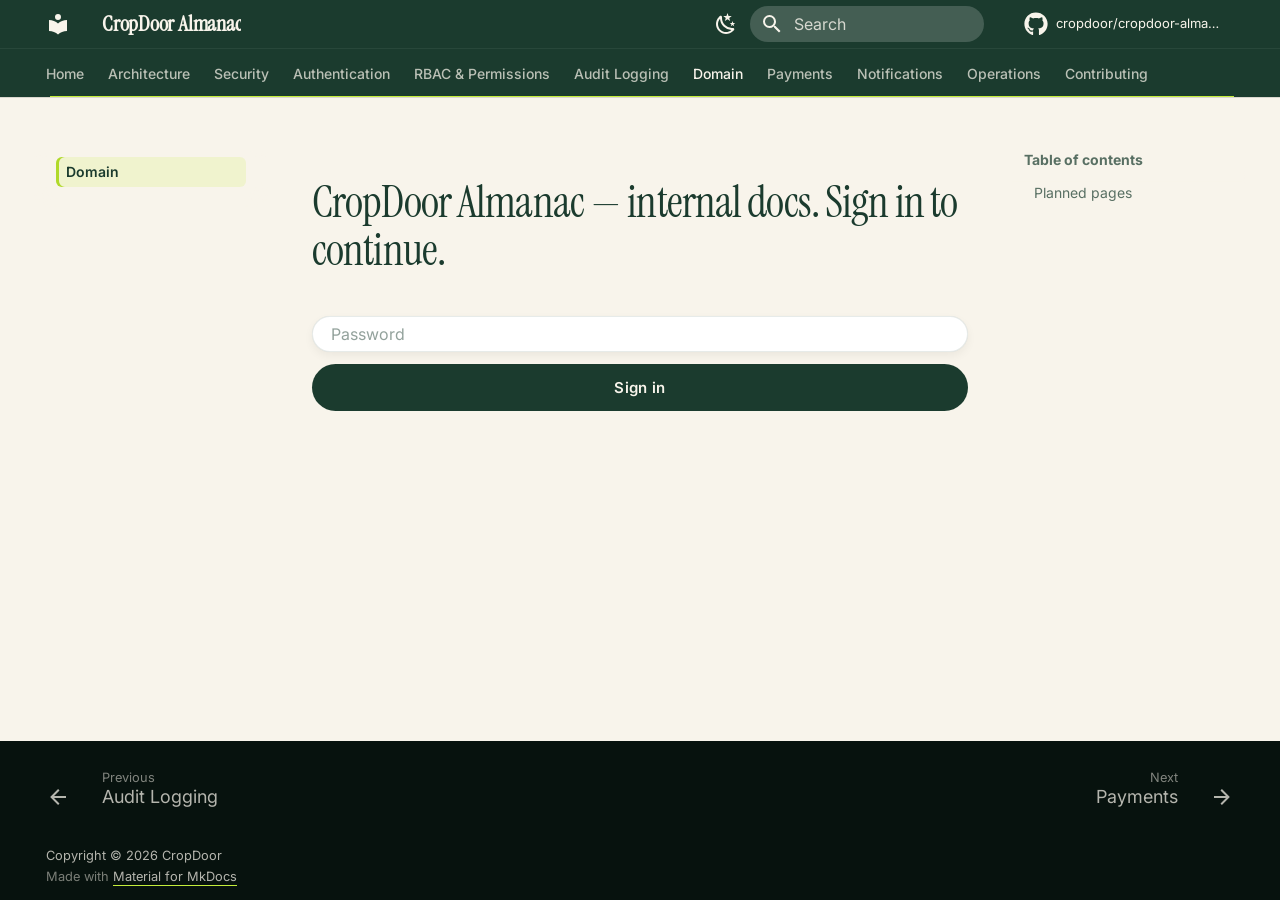
<file: domain/index.html>
<!doctype html>
<html lang="en" class="no-js">
  <head>
    
      <meta charset="utf-8">
      <meta name="viewport" content="width=device-width,initial-scale=1">
      
        <meta name="description" content="Architecture and reference docs for the CropDoor platform — the farm-to-buyer marketplace.">
      
      
        <meta name="author" content="CropDoor Team">
      
      
        <link rel="canonical" href="https://almanac.cropdoor.com/domain/">
      
      
        <link rel="prev" href="../audit/">
      
      
        <link rel="next" href="../payments/">
      
      
        
      
      
      <link rel="icon" href="../assets/images/favicon.png">
      <meta name="generator" content="mkdocs-1.6.1, mkdocs-material-9.7.6">
    
    
      
        <title>Domain - CropDoor Almanac</title>
      
    
    
      <link rel="stylesheet" href="../assets/stylesheets/main.484c7ddc.min.css">
      
        
        <link rel="stylesheet" href="../assets/stylesheets/palette.ab4e12ef.min.css">
      
      


    
    
      
    
    
      
        
        
        <link rel="preconnect" href="https://fonts.gstatic.com" crossorigin>
        <link rel="stylesheet" href="https://fonts.googleapis.com/css?family=Inter:300,300i,400,400i,700,700i%7CJetBrains+Mono:400,400i,700,700i&display=fallback">
        <style>:root{--md-text-font:"Inter";--md-code-font:"JetBrains Mono"}</style>
      
    
    
      <link rel="stylesheet" href="../stylesheets/extra.css">
    
    <script>__md_scope=new URL("..",location),__md_hash=e=>[...e].reduce(((e,_)=>(e<<5)-e+_.charCodeAt(0)),0),__md_get=(e,_=localStorage,t=__md_scope)=>JSON.parse(_.getItem(t.pathname+"."+e)),__md_set=(e,_,t=localStorage,a=__md_scope)=>{try{t.setItem(a.pathname+"."+e,JSON.stringify(_))}catch(e){}}</script>
    
      

    
    
  </head>
  
  
    
    
      
    
    
    
    
    <body dir="ltr" data-md-color-scheme="default" data-md-color-primary="custom" data-md-color-accent="custom">
  
    
    <input class="md-toggle" data-md-toggle="drawer" type="checkbox" id="__drawer" autocomplete="off">
    <input class="md-toggle" data-md-toggle="search" type="checkbox" id="__search" autocomplete="off">
    <label class="md-overlay" for="__drawer"></label>
    <div data-md-component="skip">
      
        
        <a href="#domain" class="md-skip">
          Skip to content
        </a>
      
    </div>
    <div data-md-component="announce">
      
    </div>
    
    
      

  

<header class="md-header md-header--shadow md-header--lifted" data-md-component="header">
  <nav class="md-header__inner md-grid" aria-label="Header">
    <a href=".." title="CropDoor Almanac" class="md-header__button md-logo" aria-label="CropDoor Almanac" data-md-component="logo">
      
  
  <svg xmlns="http://www.w3.org/2000/svg" viewBox="0 0 24 24"><path d="M12 8a3 3 0 0 0 3-3 3 3 0 0 0-3-3 3 3 0 0 0-3 3 3 3 0 0 0 3 3m0 3.54C9.64 9.35 6.5 8 3 8v11c3.5 0 6.64 1.35 9 3.54 2.36-2.19 5.5-3.54 9-3.54V8c-3.5 0-6.64 1.35-9 3.54"/></svg>

    </a>
    <label class="md-header__button md-icon" for="__drawer">
      
      <svg xmlns="http://www.w3.org/2000/svg" viewBox="0 0 24 24"><path d="M3 6h18v2H3zm0 5h18v2H3zm0 5h18v2H3z"/></svg>
    </label>
    <div class="md-header__title" data-md-component="header-title">
      <div class="md-header__ellipsis">
        <div class="md-header__topic">
          <span class="md-ellipsis">
            CropDoor Almanac
          </span>
        </div>
        <div class="md-header__topic" data-md-component="header-topic">
          <span class="md-ellipsis">
            
              Domain
            
          </span>
        </div>
      </div>
    </div>
    
      
        <form class="md-header__option" data-md-component="palette">
  
    
    
    
    <input class="md-option" data-md-color-media="(prefers-color-scheme: light)" data-md-color-scheme="default" data-md-color-primary="custom" data-md-color-accent="custom"  aria-label="Switch to dark mode"  type="radio" name="__palette" id="__palette_0">
    
      <label class="md-header__button md-icon" title="Switch to dark mode" for="__palette_1" hidden>
        <svg xmlns="http://www.w3.org/2000/svg" viewBox="0 0 24 24"><path d="m17.75 4.09-2.53 1.94.91 3.06-2.63-1.81-2.63 1.81.91-3.06-2.53-1.94L12.44 4l1.06-3 1.06 3zm3.5 6.91-1.64 1.25.59 1.98-1.7-1.17-1.7 1.17.59-1.98L15.75 11l2.06-.05L18.5 9l.69 1.95zm-2.28 4.95c.83-.08 1.72 1.1 1.19 1.85-.32.45-.66.87-1.08 1.27C15.17 23 8.84 23 4.94 19.07c-3.91-3.9-3.91-10.24 0-14.14.4-.4.82-.76 1.27-1.08.75-.53 1.93.36 1.85 1.19-.27 2.86.69 5.83 2.89 8.02a9.96 9.96 0 0 0 8.02 2.89m-1.64 2.02a12.08 12.08 0 0 1-7.8-3.47c-2.17-2.19-3.33-5-3.49-7.82-2.81 3.14-2.7 7.96.31 10.98 3.02 3.01 7.84 3.12 10.98.31"/></svg>
      </label>
    
  
    
    
    
    <input class="md-option" data-md-color-media="(prefers-color-scheme: dark)" data-md-color-scheme="slate" data-md-color-primary="custom" data-md-color-accent="custom"  aria-label="Switch to light mode"  type="radio" name="__palette" id="__palette_1">
    
      <label class="md-header__button md-icon" title="Switch to light mode" for="__palette_0" hidden>
        <svg xmlns="http://www.w3.org/2000/svg" viewBox="0 0 24 24"><path d="M12 7a5 5 0 0 1 5 5 5 5 0 0 1-5 5 5 5 0 0 1-5-5 5 5 0 0 1 5-5m0 2a3 3 0 0 0-3 3 3 3 0 0 0 3 3 3 3 0 0 0 3-3 3 3 0 0 0-3-3m0-7 2.39 3.42C13.65 5.15 12.84 5 12 5s-1.65.15-2.39.42zM3.34 7l4.16-.35A7.2 7.2 0 0 0 5.94 8.5c-.44.74-.69 1.5-.83 2.29zm.02 10 1.76-3.77a7.131 7.131 0 0 0 2.38 4.14zM20.65 7l-1.77 3.79a7.02 7.02 0 0 0-2.38-4.15zm-.01 10-4.14.36c.59-.51 1.12-1.14 1.54-1.86.42-.73.69-1.5.83-2.29zM12 22l-2.41-3.44c.74.27 1.55.44 2.41.44.82 0 1.63-.17 2.37-.44z"/></svg>
      </label>
    
  
</form>
      
    
    
      <script>var palette=__md_get("__palette");if(palette&&palette.color){if("(prefers-color-scheme)"===palette.color.media){var media=matchMedia("(prefers-color-scheme: light)"),input=document.querySelector(media.matches?"[data-md-color-media='(prefers-color-scheme: light)']":"[data-md-color-media='(prefers-color-scheme: dark)']");palette.color.media=input.getAttribute("data-md-color-media"),palette.color.scheme=input.getAttribute("data-md-color-scheme"),palette.color.primary=input.getAttribute("data-md-color-primary"),palette.color.accent=input.getAttribute("data-md-color-accent")}for(var[key,value]of Object.entries(palette.color))document.body.setAttribute("data-md-color-"+key,value)}</script>
    
    
    
      
      
        <label class="md-header__button md-icon" for="__search">
          
          <svg xmlns="http://www.w3.org/2000/svg" viewBox="0 0 24 24"><path d="M9.5 3A6.5 6.5 0 0 1 16 9.5c0 1.61-.59 3.09-1.56 4.23l.27.27h.79l5 5-1.5 1.5-5-5v-.79l-.27-.27A6.52 6.52 0 0 1 9.5 16 6.5 6.5 0 0 1 3 9.5 6.5 6.5 0 0 1 9.5 3m0 2C7 5 5 7 5 9.5S7 14 9.5 14 14 12 14 9.5 12 5 9.5 5"/></svg>
        </label>
        <div class="md-search" data-md-component="search" role="dialog">
  <label class="md-search__overlay" for="__search"></label>
  <div class="md-search__inner" role="search">
    <form class="md-search__form" name="search">
      <input type="text" class="md-search__input" name="query" aria-label="Search" placeholder="Search" autocapitalize="off" autocorrect="off" autocomplete="off" spellcheck="false" data-md-component="search-query" required>
      <label class="md-search__icon md-icon" for="__search">
        
        <svg xmlns="http://www.w3.org/2000/svg" viewBox="0 0 24 24"><path d="M9.5 3A6.5 6.5 0 0 1 16 9.5c0 1.61-.59 3.09-1.56 4.23l.27.27h.79l5 5-1.5 1.5-5-5v-.79l-.27-.27A6.52 6.52 0 0 1 9.5 16 6.5 6.5 0 0 1 3 9.5 6.5 6.5 0 0 1 9.5 3m0 2C7 5 5 7 5 9.5S7 14 9.5 14 14 12 14 9.5 12 5 9.5 5"/></svg>
        
        <svg xmlns="http://www.w3.org/2000/svg" viewBox="0 0 24 24"><path d="M20 11v2H8l5.5 5.5-1.42 1.42L4.16 12l7.92-7.92L13.5 5.5 8 11z"/></svg>
      </label>
      <nav class="md-search__options" aria-label="Search">
        
          <a href="javascript:void(0)" class="md-search__icon md-icon" title="Share" aria-label="Share" data-clipboard data-clipboard-text="" data-md-component="search-share" tabindex="-1">
            
            <svg xmlns="http://www.w3.org/2000/svg" viewBox="0 0 24 24"><path d="M18 16.08c-.76 0-1.44.3-1.96.77L8.91 12.7c.05-.23.09-.46.09-.7s-.04-.47-.09-.7l7.05-4.11c.54.5 1.25.81 2.04.81a3 3 0 0 0 3-3 3 3 0 0 0-3-3 3 3 0 0 0-3 3c0 .24.04.47.09.7L8.04 9.81C7.5 9.31 6.79 9 6 9a3 3 0 0 0-3 3 3 3 0 0 0 3 3c.79 0 1.5-.31 2.04-.81l7.12 4.15c-.05.21-.08.43-.08.66 0 1.61 1.31 2.91 2.92 2.91s2.92-1.3 2.92-2.91A2.92 2.92 0 0 0 18 16.08"/></svg>
          </a>
        
        <button type="reset" class="md-search__icon md-icon" title="Clear" aria-label="Clear" tabindex="-1">
          
          <svg xmlns="http://www.w3.org/2000/svg" viewBox="0 0 24 24"><path d="M19 6.41 17.59 5 12 10.59 6.41 5 5 6.41 10.59 12 5 17.59 6.41 19 12 13.41 17.59 19 19 17.59 13.41 12z"/></svg>
        </button>
      </nav>
      
        <div class="md-search__suggest" data-md-component="search-suggest"></div>
      
    </form>
    <div class="md-search__output">
      <div class="md-search__scrollwrap" tabindex="0" data-md-scrollfix>
        <div class="md-search-result" data-md-component="search-result">
          <div class="md-search-result__meta">
            Initializing search
          </div>
          <ol class="md-search-result__list" role="presentation"></ol>
        </div>
      </div>
    </div>
  </div>
</div>
      
    
    
      <div class="md-header__source">
        <a href="https://github.com/cropdoor/cropdoor-almanac" title="Go to repository" class="md-source" data-md-component="source">
  <div class="md-source__icon md-icon">
    
    <svg xmlns="http://www.w3.org/2000/svg" viewBox="0 0 512 512"><!--! Font Awesome Free 7.1.0 by @fontawesome - https://fontawesome.com License - https://fontawesome.com/license/free (Icons: CC BY 4.0, Fonts: SIL OFL 1.1, Code: MIT License) Copyright 2025 Fonticons, Inc.--><path d="M173.9 397.4c0 2-2.3 3.6-5.2 3.6-3.3.3-5.6-1.3-5.6-3.6 0-2 2.3-3.6 5.2-3.6 3-.3 5.6 1.3 5.6 3.6m-31.1-4.5c-.7 2 1.3 4.3 4.3 4.9 2.6 1 5.6 0 6.2-2s-1.3-4.3-4.3-5.2c-2.6-.7-5.5.3-6.2 2.3m44.2-1.7c-2.9.7-4.9 2.6-4.6 4.9.3 2 2.9 3.3 5.9 2.6 2.9-.7 4.9-2.6 4.6-4.6-.3-1.9-3-3.2-5.9-2.9M252.8 8C114.1 8 8 113.3 8 252c0 110.9 69.8 205.8 169.5 239.2 12.8 2.3 17.3-5.6 17.3-12.1 0-6.2-.3-40.4-.3-61.4 0 0-70 15-84.7-29.8 0 0-11.4-29.1-27.8-36.6 0 0-22.9-15.7 1.6-15.4 0 0 24.9 2 38.6 25.8 21.9 38.6 58.6 27.5 72.9 20.9 2.3-16 8.8-27.1 16-33.7-55.9-6.2-112.3-14.3-112.3-110.5 0-27.5 7.6-41.3 23.6-58.9-2.6-6.5-11.1-33.3 2.6-67.9 20.9-6.5 69 27 69 27 20-5.6 41.5-8.5 62.8-8.5s42.8 2.9 62.8 8.5c0 0 48.1-33.6 69-27 13.7 34.7 5.2 61.4 2.6 67.9 16 17.7 25.8 31.5 25.8 58.9 0 96.5-58.9 104.2-114.8 110.5 9.2 7.9 17 22.9 17 46.4 0 33.7-.3 75.4-.3 83.6 0 6.5 4.6 14.4 17.3 12.1C436.2 457.8 504 362.9 504 252 504 113.3 391.5 8 252.8 8M105.2 352.9c-1.3 1-1 3.3.7 5.2 1.6 1.6 3.9 2.3 5.2 1 1.3-1 1-3.3-.7-5.2-1.6-1.6-3.9-2.3-5.2-1m-10.8-8.1c-.7 1.3.3 2.9 2.3 3.9 1.6 1 3.6.7 4.3-.7.7-1.3-.3-2.9-2.3-3.9-2-.6-3.6-.3-4.3.7m32.4 35.6c-1.6 1.3-1 4.3 1.3 6.2 2.3 2.3 5.2 2.6 6.5 1 1.3-1.3.7-4.3-1.3-6.2-2.2-2.3-5.2-2.6-6.5-1m-11.4-14.7c-1.6 1-1.6 3.6 0 5.9s4.3 3.3 5.6 2.3c1.6-1.3 1.6-3.9 0-6.2-1.4-2.3-4-3.3-5.6-2"/></svg>
  </div>
  <div class="md-source__repository">
    cropdoor/cropdoor-almanac
  </div>
</a>
      </div>
    
  </nav>
  
    
      
<nav class="md-tabs" aria-label="Tabs" data-md-component="tabs">
  <div class="md-grid">
    <ul class="md-tabs__list">
      
        
  
  
  
  
    <li class="md-tabs__item">
      <a href=".." class="md-tabs__link">
        
  
  
    
  
  Home

      </a>
    </li>
  

      
        
  
  
  
  
    
    
      <li class="md-tabs__item">
        <a href="../architecture/" class="md-tabs__link">
          
  
  
    
  
  Architecture

        </a>
      </li>
    
  

      
        
  
  
  
  
    
    
      <li class="md-tabs__item">
        <a href="../security/" class="md-tabs__link">
          
  
  
    
  
  Security

        </a>
      </li>
    
  

      
        
  
  
  
  
    
    
      <li class="md-tabs__item">
        <a href="../auth/" class="md-tabs__link">
          
  
  
    
  
  Authentication

        </a>
      </li>
    
  

      
        
  
  
  
  
    
    
      <li class="md-tabs__item">
        <a href="../rbac/" class="md-tabs__link">
          
  
  
    
  
  RBAC & Permissions

        </a>
      </li>
    
  

      
        
  
  
  
  
    
    
      <li class="md-tabs__item">
        <a href="../audit/" class="md-tabs__link">
          
  
  
    
  
  Audit Logging

        </a>
      </li>
    
  

      
        
  
  
  
    
  
  
    
    
      <li class="md-tabs__item md-tabs__item--active">
        <a href="./" class="md-tabs__link">
          
  
  
    
  
  Domain

        </a>
      </li>
    
  

      
        
  
  
  
  
    
    
      <li class="md-tabs__item">
        <a href="../payments/" class="md-tabs__link">
          
  
  
    
  
  Payments

        </a>
      </li>
    
  

      
        
  
  
  
  
    
    
      <li class="md-tabs__item">
        <a href="../notifications/" class="md-tabs__link">
          
  
  
    
  
  Notifications

        </a>
      </li>
    
  

      
        
  
  
  
  
    
    
      <li class="md-tabs__item">
        <a href="../operations/" class="md-tabs__link">
          
  
  
    
  
  Operations

        </a>
      </li>
    
  

      
        
  
  
  
  
    
    
      <li class="md-tabs__item">
        <a href="../contributing/" class="md-tabs__link">
          
  
  
    
  
  Contributing

        </a>
      </li>
    
  

      
    </ul>
  </div>
</nav>
    
  
</header>
    
    <div class="md-container" data-md-component="container">
      
      
        
      
      <main class="md-main" data-md-component="main">
        <div class="md-main__inner md-grid">
          
            
              
              <div class="md-sidebar md-sidebar--primary" data-md-component="sidebar" data-md-type="navigation" >
                <div class="md-sidebar__scrollwrap">
                  <div class="md-sidebar__inner">
                    


  


<nav class="md-nav md-nav--primary md-nav--lifted" aria-label="Navigation" data-md-level="0">
  <label class="md-nav__title" for="__drawer">
    <a href=".." title="CropDoor Almanac" class="md-nav__button md-logo" aria-label="CropDoor Almanac" data-md-component="logo">
      
  
  <svg xmlns="http://www.w3.org/2000/svg" viewBox="0 0 24 24"><path d="M12 8a3 3 0 0 0 3-3 3 3 0 0 0-3-3 3 3 0 0 0-3 3 3 3 0 0 0 3 3m0 3.54C9.64 9.35 6.5 8 3 8v11c3.5 0 6.64 1.35 9 3.54 2.36-2.19 5.5-3.54 9-3.54V8c-3.5 0-6.64 1.35-9 3.54"/></svg>

    </a>
    CropDoor Almanac
  </label>
  
    <div class="md-nav__source">
      <a href="https://github.com/cropdoor/cropdoor-almanac" title="Go to repository" class="md-source" data-md-component="source">
  <div class="md-source__icon md-icon">
    
    <svg xmlns="http://www.w3.org/2000/svg" viewBox="0 0 512 512"><!--! Font Awesome Free 7.1.0 by @fontawesome - https://fontawesome.com License - https://fontawesome.com/license/free (Icons: CC BY 4.0, Fonts: SIL OFL 1.1, Code: MIT License) Copyright 2025 Fonticons, Inc.--><path d="M173.9 397.4c0 2-2.3 3.6-5.2 3.6-3.3.3-5.6-1.3-5.6-3.6 0-2 2.3-3.6 5.2-3.6 3-.3 5.6 1.3 5.6 3.6m-31.1-4.5c-.7 2 1.3 4.3 4.3 4.9 2.6 1 5.6 0 6.2-2s-1.3-4.3-4.3-5.2c-2.6-.7-5.5.3-6.2 2.3m44.2-1.7c-2.9.7-4.9 2.6-4.6 4.9.3 2 2.9 3.3 5.9 2.6 2.9-.7 4.9-2.6 4.6-4.6-.3-1.9-3-3.2-5.9-2.9M252.8 8C114.1 8 8 113.3 8 252c0 110.9 69.8 205.8 169.5 239.2 12.8 2.3 17.3-5.6 17.3-12.1 0-6.2-.3-40.4-.3-61.4 0 0-70 15-84.7-29.8 0 0-11.4-29.1-27.8-36.6 0 0-22.9-15.7 1.6-15.4 0 0 24.9 2 38.6 25.8 21.9 38.6 58.6 27.5 72.9 20.9 2.3-16 8.8-27.1 16-33.7-55.9-6.2-112.3-14.3-112.3-110.5 0-27.5 7.6-41.3 23.6-58.9-2.6-6.5-11.1-33.3 2.6-67.9 20.9-6.5 69 27 69 27 20-5.6 41.5-8.5 62.8-8.5s42.8 2.9 62.8 8.5c0 0 48.1-33.6 69-27 13.7 34.7 5.2 61.4 2.6 67.9 16 17.7 25.8 31.5 25.8 58.9 0 96.5-58.9 104.2-114.8 110.5 9.2 7.9 17 22.9 17 46.4 0 33.7-.3 75.4-.3 83.6 0 6.5 4.6 14.4 17.3 12.1C436.2 457.8 504 362.9 504 252 504 113.3 391.5 8 252.8 8M105.2 352.9c-1.3 1-1 3.3.7 5.2 1.6 1.6 3.9 2.3 5.2 1 1.3-1 1-3.3-.7-5.2-1.6-1.6-3.9-2.3-5.2-1m-10.8-8.1c-.7 1.3.3 2.9 2.3 3.9 1.6 1 3.6.7 4.3-.7.7-1.3-.3-2.9-2.3-3.9-2-.6-3.6-.3-4.3.7m32.4 35.6c-1.6 1.3-1 4.3 1.3 6.2 2.3 2.3 5.2 2.6 6.5 1 1.3-1.3.7-4.3-1.3-6.2-2.2-2.3-5.2-2.6-6.5-1m-11.4-14.7c-1.6 1-1.6 3.6 0 5.9s4.3 3.3 5.6 2.3c1.6-1.3 1.6-3.9 0-6.2-1.4-2.3-4-3.3-5.6-2"/></svg>
  </div>
  <div class="md-source__repository">
    cropdoor/cropdoor-almanac
  </div>
</a>
    </div>
  
  <ul class="md-nav__list" data-md-scrollfix>
    
      
      
  
  
  
  
    <li class="md-nav__item">
      <a href=".." class="md-nav__link">
        
  
  
  <span class="md-ellipsis">
    
  
    Home
  

    
  </span>
  
    
  
  
    <span class="md-status md-status--encrypted"></span>
  

  
  

      </a>
    </li>
  

    
      
      
  
  
  
  
    
    
      
        
          
        
      
    
    
    
      
      
        
      
    
    
    <li class="md-nav__item md-nav__item--nested">
      
        
        
        <input class="md-nav__toggle md-toggle " type="checkbox" id="__nav_2" >
        
          
          <div class="md-nav__link md-nav__container">
            <a href="../architecture/" class="md-nav__link ">
              
  
  
  <span class="md-ellipsis">
    
  
    Architecture
  

    
  </span>
  
  

            </a>
            
          </div>
        
        <nav class="md-nav" data-md-level="1" aria-labelledby="__nav_2_label" aria-expanded="false">
          <label class="md-nav__title" for="__nav_2">
            <span class="md-nav__icon md-icon"></span>
            
  
    Architecture
  

          </label>
          <ul class="md-nav__list" data-md-scrollfix>
            
              
            
          </ul>
        </nav>
      
    </li>
  

    
      
      
  
  
  
  
    
    
      
        
          
        
      
    
    
    
      
      
        
      
    
    
    <li class="md-nav__item md-nav__item--nested">
      
        
        
        <input class="md-nav__toggle md-toggle " type="checkbox" id="__nav_3" >
        
          
          <div class="md-nav__link md-nav__container">
            <a href="../security/" class="md-nav__link ">
              
  
  
  <span class="md-ellipsis">
    
  
    Security
  

    
  </span>
  
  

            </a>
            
          </div>
        
        <nav class="md-nav" data-md-level="1" aria-labelledby="__nav_3_label" aria-expanded="false">
          <label class="md-nav__title" for="__nav_3">
            <span class="md-nav__icon md-icon"></span>
            
  
    Security
  

          </label>
          <ul class="md-nav__list" data-md-scrollfix>
            
              
            
          </ul>
        </nav>
      
    </li>
  

    
      
      
  
  
  
  
    
    
      
        
          
        
      
    
    
    
      
      
        
      
    
    
    <li class="md-nav__item md-nav__item--nested">
      
        
        
        <input class="md-nav__toggle md-toggle " type="checkbox" id="__nav_4" >
        
          
          <div class="md-nav__link md-nav__container">
            <a href="../auth/" class="md-nav__link ">
              
  
  
  <span class="md-ellipsis">
    
  
    Authentication
  

    
  </span>
  
  

            </a>
            
          </div>
        
        <nav class="md-nav" data-md-level="1" aria-labelledby="__nav_4_label" aria-expanded="false">
          <label class="md-nav__title" for="__nav_4">
            <span class="md-nav__icon md-icon"></span>
            
  
    Authentication
  

          </label>
          <ul class="md-nav__list" data-md-scrollfix>
            
              
            
          </ul>
        </nav>
      
    </li>
  

    
      
      
  
  
  
  
    
    
      
        
          
        
      
    
    
    
      
      
        
      
    
    
    <li class="md-nav__item md-nav__item--nested">
      
        
        
        <input class="md-nav__toggle md-toggle " type="checkbox" id="__nav_5" >
        
          
          <div class="md-nav__link md-nav__container">
            <a href="../rbac/" class="md-nav__link ">
              
  
  
  <span class="md-ellipsis">
    
  
    RBAC & Permissions
  

    
  </span>
  
  

            </a>
            
          </div>
        
        <nav class="md-nav" data-md-level="1" aria-labelledby="__nav_5_label" aria-expanded="false">
          <label class="md-nav__title" for="__nav_5">
            <span class="md-nav__icon md-icon"></span>
            
  
    RBAC & Permissions
  

          </label>
          <ul class="md-nav__list" data-md-scrollfix>
            
              
            
          </ul>
        </nav>
      
    </li>
  

    
      
      
  
  
  
  
    
    
      
        
          
        
      
    
    
    
      
      
        
      
    
    
    <li class="md-nav__item md-nav__item--nested">
      
        
        
        <input class="md-nav__toggle md-toggle " type="checkbox" id="__nav_6" >
        
          
          <div class="md-nav__link md-nav__container">
            <a href="../audit/" class="md-nav__link ">
              
  
  
  <span class="md-ellipsis">
    
  
    Audit Logging
  

    
  </span>
  
  

            </a>
            
          </div>
        
        <nav class="md-nav" data-md-level="1" aria-labelledby="__nav_6_label" aria-expanded="false">
          <label class="md-nav__title" for="__nav_6">
            <span class="md-nav__icon md-icon"></span>
            
  
    Audit Logging
  

          </label>
          <ul class="md-nav__list" data-md-scrollfix>
            
              
            
          </ul>
        </nav>
      
    </li>
  

    
      
      
  
  
    
  
  
  
    
    
      
        
          
        
      
    
    
    
      
        
        
      
      
        
      
    
    
    <li class="md-nav__item md-nav__item--active md-nav__item--section md-nav__item--nested">
      
        
        
        <input class="md-nav__toggle md-toggle " type="checkbox" id="__nav_7" checked>
        
          
          <div class="md-nav__link md-nav__container">
            <a href="./" class="md-nav__link md-nav__link--active">
              
  
  
  <span class="md-ellipsis">
    
  
    Domain
  

    
  </span>
  
  

            </a>
            
          </div>
        
        <nav class="md-nav" data-md-level="1" aria-labelledby="__nav_7_label" aria-expanded="true">
          <label class="md-nav__title" for="__nav_7">
            <span class="md-nav__icon md-icon"></span>
            
  
    Domain
  

          </label>
          <ul class="md-nav__list" data-md-scrollfix>
            
              
            
          </ul>
        </nav>
      
    </li>
  

    
      
      
  
  
  
  
    
    
      
        
          
        
      
    
    
    
      
      
        
      
    
    
    <li class="md-nav__item md-nav__item--nested">
      
        
        
        <input class="md-nav__toggle md-toggle " type="checkbox" id="__nav_8" >
        
          
          <div class="md-nav__link md-nav__container">
            <a href="../payments/" class="md-nav__link ">
              
  
  
  <span class="md-ellipsis">
    
  
    Payments
  

    
  </span>
  
  

            </a>
            
          </div>
        
        <nav class="md-nav" data-md-level="1" aria-labelledby="__nav_8_label" aria-expanded="false">
          <label class="md-nav__title" for="__nav_8">
            <span class="md-nav__icon md-icon"></span>
            
  
    Payments
  

          </label>
          <ul class="md-nav__list" data-md-scrollfix>
            
              
            
          </ul>
        </nav>
      
    </li>
  

    
      
      
  
  
  
  
    
    
      
        
          
        
      
    
    
    
      
      
        
      
    
    
    <li class="md-nav__item md-nav__item--nested">
      
        
        
        <input class="md-nav__toggle md-toggle " type="checkbox" id="__nav_9" >
        
          
          <div class="md-nav__link md-nav__container">
            <a href="../notifications/" class="md-nav__link ">
              
  
  
  <span class="md-ellipsis">
    
  
    Notifications
  

    
  </span>
  
  

            </a>
            
          </div>
        
        <nav class="md-nav" data-md-level="1" aria-labelledby="__nav_9_label" aria-expanded="false">
          <label class="md-nav__title" for="__nav_9">
            <span class="md-nav__icon md-icon"></span>
            
  
    Notifications
  

          </label>
          <ul class="md-nav__list" data-md-scrollfix>
            
              
            
          </ul>
        </nav>
      
    </li>
  

    
      
      
  
  
  
  
    
    
      
        
          
        
      
    
    
    
      
      
        
      
    
    
    <li class="md-nav__item md-nav__item--nested">
      
        
        
        <input class="md-nav__toggle md-toggle " type="checkbox" id="__nav_10" >
        
          
          <div class="md-nav__link md-nav__container">
            <a href="../operations/" class="md-nav__link ">
              
  
  
  <span class="md-ellipsis">
    
  
    Operations
  

    
  </span>
  
  

            </a>
            
          </div>
        
        <nav class="md-nav" data-md-level="1" aria-labelledby="__nav_10_label" aria-expanded="false">
          <label class="md-nav__title" for="__nav_10">
            <span class="md-nav__icon md-icon"></span>
            
  
    Operations
  

          </label>
          <ul class="md-nav__list" data-md-scrollfix>
            
              
            
          </ul>
        </nav>
      
    </li>
  

    
      
      
  
  
  
  
    
    
      
        
          
        
      
    
    
    
      
      
        
      
    
    
    <li class="md-nav__item md-nav__item--nested">
      
        
        
        <input class="md-nav__toggle md-toggle " type="checkbox" id="__nav_11" >
        
          
          <div class="md-nav__link md-nav__container">
            <a href="../contributing/" class="md-nav__link ">
              
  
  
  <span class="md-ellipsis">
    
  
    Contributing
  

    
  </span>
  
  

            </a>
            
          </div>
        
        <nav class="md-nav" data-md-level="1" aria-labelledby="__nav_11_label" aria-expanded="false">
          <label class="md-nav__title" for="__nav_11">
            <span class="md-nav__icon md-icon"></span>
            
  
    Contributing
  

          </label>
          <ul class="md-nav__list" data-md-scrollfix>
            
              
            
          </ul>
        </nav>
      
    </li>
  

    
  </ul>
</nav>
                  </div>
                </div>
              </div>
            
            
              
              <div class="md-sidebar md-sidebar--secondary" data-md-component="sidebar" data-md-type="toc" >
                <div class="md-sidebar__scrollwrap">
                  <div class="md-sidebar__inner">
                    

<nav class="md-nav md-nav--secondary" aria-label="Table of contents">
  
  
  
    
  
  
    <label class="md-nav__title" for="__toc">
      <span class="md-nav__icon md-icon"></span>
      Table of contents
    </label>
    <ul class="md-nav__list" data-md-component="toc" data-md-scrollfix>
      
        <li class="md-nav__item">
  <a href="#planned-pages" class="md-nav__link">
    <span class="md-ellipsis">
      
        Planned pages
      
    </span>
  </a>
  
</li>
      
    </ul>
  
</nav>
                  </div>
                </div>
              </div>
            
          
          
            <div class="md-content" data-md-component="content">
              
              <article class="md-content__inner md-typeset">
                
                  


  
  


<div id="mkdocs-encrypted-content" style="display:none">lTBOXyelereFlyMyiuDWXg==;SIGeKeIWtZ5Y3AhdJ8CQqFCvB1cW6/[base64]/zzSK1wTP1OXCAR44UwN9JENZ6IZlXBAv/F4VipiqVaGNHtNIbadqft0R5Fh3U0PCznnDVQIkV8l0ZA71udT8uAQ1wVcUgPzYwZE7e384UFRCirbAdURr2jr6NjSUxfMMqkr+ElH4WLHVelUInKcmfsV1/aby/tZS/5DLWre4z8gVeMkTz+v8Dr0mh8VSTADol/AP4DxCqqFHsEnQgThaciCL4xZ0gSitKGZmtNevVqbV3Mapk4GPRiV2JDenr3a/iUcEuGTZ6XAvA1+XViyWKqZ6GG50ati3tEL7TJH9/I2Zge+vMVidLkxFWQ0zmIWcJJOJG5x+6hMfReIO+XbFd2ELKnJR9BCvz60E0/[base64]/5YqUzgJAAA44kPAWtCf2s/AZTYpLf+dS+GYPE6LvulzKP7FvjKKVH401nO8z8KysgH/gqOCMkxnNry/hbyxIMjcS6ndQl2caVEgYo6ov3iRcndCtOpBK9gRnkXsJS5RgohYoEeM1dZUUNSyXrpLLhw8kIyCo3Q2NnfTHodhJGprVFrSNXqQ68Z4arhFqYVuAo8mIiC/v7LEpRJkFK8+UsS6tutYpwpZQ1dKUoLA4Gn89kbvg9pbIwCXl/Vw6LnN497u/LtE2FrdmQ12tLFKZSurmJOw5GpelK+txhe7Gbl+f/4pcugCAH/CN/EX4/tXfHXkOxUPIcrkRtb3D5F6hfQ/vWX6yiceHxA21BDzF5U3J6Fav2tgZPey/7BAp4wTKDzkERu/[base64]/hnoA36gSMACLI92GMb9Z1dVxI5+QF24/EIdj1LLG6HEj+74d0vn4rgov6dDf8PE120cnDrp/t7BBSmCEaInrRrs5zqGb8c1haIqC9Gx2fKMkT0FJfcoxGDwvQmI3XVaRzApx8VYXT8J9ZgGb3E3J8LudamZT9DP/mmrGV0B6Ok7ous8I7Mj8l2g0GJPkk8+XciCTkIoqrQHz5P9LaYg6xUy82LFNRI5IBeYSZD9X3bUHFJiEclZjW2w12fLcbLz9C1xTXw//A2UsLbMkCU68mXJgxkCINKs/kKa5gkg5N9aPLt2p/NvMXwGul7PN2idCkOQpVORmeAnV8uF8xAn5gErFBqbCt97DN4tCmA59QtocuMh7zAlLi6ol3KyRs29X9z7EHO/iI1t46J4YF/gflJbQz662aFlQRNEHUXBRZjD44Aj/phJ23TIh9qaBamOySS2Ar8dkz6NxVhAhMWSIOpQkSvDO/Yf0CiTClQuNC7v0i7aAeWSh8DCT0mQYQ3iBfQ9KlHsLJ81XjbQF2V+UlAgr0eNuWO4fqIE3jK2fAuuPzIFIfBzFQk9L/2n2N2RQEC/moOUHhq1MfMI0TzsSEVLdxCVED9wISiQEDg9fRveMX4ErkwaY+Q/1IKkM/DoXhxuZPOSOVlJunHTtIZ5IFRsWQ6W32wPMozLp01qPhBc1NYqsr66+u9KfSDjNCrUtYnOPH26IquiD7YEzxrb8M22JRJ8SKYt4GnwdEiEi4Wh1JoyDMzRIpywItzczL3UdLIOV+pGinr80MwFIwxA2DRp/bQCFM/DaVIQoSGpi2+dziWpaFyzhWuecc7ywF5nANt3EWUu15xPPTgN6ETLs4T8DcgMgUhL/jW0qlsnxsuZBn0tdl27DpI/HLjB2qJ0pT5XbUo0c3DnTLkwVjmTYQfSj7HujhyT/a7+Z7T6hSYsmidI+K5to6IxJvpW7pqPTX0u0zKRSb2Q2T+FuSXPPXtqsf7XoNto6vHjSTjPK2LebAP2r9Kojwlx8/TUo6zKCZV30msUwjSK4Vjq0Rt7hq2NT+KGKP1rOhJHnQeMjyipg9eH+eZ7MaN18XCad3gjlz0waNcCAlR36XlYnbDI8+v3Q+2QamAJsmf1LhGXcGRUS0qkY9aVeiU2vih9A4SgF1HUJFNq+xmtX0VOb+onNq6nJiEvyi865+oO5A/58YMLo3TR03Q8KQWiv6PQVnGLWpPnfhrRH8wqQW7P7QsBC0XwyxcX6qPobvAHm2TvOqizibhV6fecfQMOslsZFwhNHvMmU8a/zFJUgxb6z67GrZW5gJcQzPqVQ7bQoyQDdm0PlMe8BqAdRclKI4oRsj439uSZr8oVde4I7wDGQ2SuHrL+En+aYpe6UbYG7Ora/1+s93+gYdIKJGbg+CN1yq46qEXKUbkydXL3FjboGvvLb/mOj8zK6k+BfmBflXUPOZvQ92mbIgqgeAZOhcR0Y7WewCxRqFhyE2s+nPZLQtFrzND4XEkr5CsBRnzmXxZG1254uKtUAoekd/kOoyUsixlITeIEuW3EeRMjJ67jn3jlP+hyimpEJAHMFq3qw+l+i5yO5XaD+L7XdXvGK7Ww82O2rs6MF2o9YtjXivpIKi6rtvon2w6L7sn36C7NSgTXFHlkfeUpNgEe0ffVyqOX3EdZ1gcK9NKCBsTTbsaiuvDJbi/hlhdbfi7BTovYo03ExeDqg1Cyptn6i4XUANwC9VqGJ3n1dao2mbpOITpSMW/7/8i/GMUJYkR7RQg7ddcKekqgXBggU8pB2kOAgbSRweWFSR0Uc8pia9q/NQ+mj0ukudPP7R27ea7DyO1t8zcVwjFdhD4k1qUdRp3YRD0nIMjgVDiy1dzekwWszb9UVg+nacaZbCOVL86BL0KJbYkcir9PINlBfZP8h9ykzKANZl0TtY7T3xw+zeIslF9ikf0ls26lLH6BNxe6+bguA7</div>
<div id="mkdocs-decrypted-content" style="display:none">
    <form id="mkdocs-decrypt-form" class="md-content__inner md-typeset">
        <h1>CropDoor Almanac — internal docs. Sign in to continue.</h1>
        
        <input class="md-input" type="password" id="mkdocs-content-password" placeholder="Password">
        <button class="md-button md-button--primary" id="mkdocs-decrypt-button">Sign in</button>
        <p id="mkdocs-decrypt-msg"></p>
    </form>
</div>

<script type="text/javascript">
var encryptcontent_id = "encryptcontent_1";
var encryptcontent_path = "domain/";
var decryption_failure_message = "Wrong password \u2014 try again.";
var encryptcontent_keystore = ["y1vrIB4Ytb7ymjk2QP3/fw==;VFZKtKoYtGkzBZCWBSsMXYDJS0Oxxw0sWeowjObhouk3OpFDa/Nzx5nbQp8iZu2YH0etCJV60FqfPVurltMSklOWcR3yfnujhXRivZxAfuS/ir7XDDloqVBcC/XZnh75;UgQCUtSVkw7mnWqKStOmrg=="];
var encryptcontent_obfuscate = 0;

const encryptcontent_event = new Event("encryptcontent_event");
var encryptcontent_done = false;
</script>
<script type="module">
if (!window.hasOwnProperty("init_decryptor")) {
    import("../assets/javascripts/decrypt-contents.js");
} else {
    init_decryptor();
}
</script>












                
              </article>
            </div>
          
          
  <script>var tabs=__md_get("__tabs");if(Array.isArray(tabs))e:for(var set of document.querySelectorAll(".tabbed-set")){var labels=set.querySelector(".tabbed-labels");for(var tab of tabs)for(var label of labels.getElementsByTagName("label"))if(label.innerText.trim()===tab){var input=document.getElementById(label.htmlFor);input.checked=!0;continue e}}</script>

<script>var target=document.getElementById(location.hash.slice(1));target&&target.name&&(target.checked=target.name.startsWith("__tabbed_"))</script>
        </div>
        
          <button type="button" class="md-top md-icon" data-md-component="top" hidden>
  
  <svg xmlns="http://www.w3.org/2000/svg" viewBox="0 0 24 24"><path d="M13 20h-2V8l-5.5 5.5-1.42-1.42L12 4.16l7.92 7.92-1.42 1.42L13 8z"/></svg>
  Back to top
</button>
        
      </main>
      
        <footer class="md-footer">
  
    
      
      <nav class="md-footer__inner md-grid" aria-label="Footer" >
        
          
          <a href="../audit/" class="md-footer__link md-footer__link--prev" aria-label="Previous: Audit Logging">
            <div class="md-footer__button md-icon">
              
              <svg xmlns="http://www.w3.org/2000/svg" viewBox="0 0 24 24"><path d="M20 11v2H8l5.5 5.5-1.42 1.42L4.16 12l7.92-7.92L13.5 5.5 8 11z"/></svg>
            </div>
            <div class="md-footer__title">
              <span class="md-footer__direction">
                Previous
              </span>
              <div class="md-ellipsis">
                Audit Logging
              </div>
            </div>
          </a>
        
        
          
          <a href="../payments/" class="md-footer__link md-footer__link--next" aria-label="Next: Payments">
            <div class="md-footer__title">
              <span class="md-footer__direction">
                Next
              </span>
              <div class="md-ellipsis">
                Payments
              </div>
            </div>
            <div class="md-footer__button md-icon">
              
              <svg xmlns="http://www.w3.org/2000/svg" viewBox="0 0 24 24"><path d="M4 11v2h12l-5.5 5.5 1.42 1.42L19.84 12l-7.92-7.92L10.5 5.5 16 11z"/></svg>
            </div>
          </a>
        
      </nav>
    
  
  <div class="md-footer-meta md-typeset">
    <div class="md-footer-meta__inner md-grid">
      <div class="md-copyright">
  
    <div class="md-copyright__highlight">
      Copyright &copy; 2026 CropDoor
    </div>
  
  
    Made with
    <a href="https://squidfunk.github.io/mkdocs-material/" target="_blank" rel="noopener">
      Material for MkDocs
    </a>
  
</div>
      
    </div>
  </div>
</footer>
      
    </div>
    <div class="md-dialog" data-md-component="dialog">
      <div class="md-dialog__inner md-typeset"></div>
    </div>
    
      <div class="md-progress" data-md-component="progress" role="progressbar"></div>
    
    
    
      
      
      <script id="__config" type="application/json">{"annotate": null, "base": "..", "features": ["navigation.instant", "navigation.instant.progress", "navigation.tabs", "navigation.tabs.sticky", "navigation.sections", "navigation.indexes", "navigation.top", "navigation.tracking", "navigation.footer", "search.suggest", "search.highlight", "search.share", "content.code.copy", "content.code.annotate", "content.tabs.link", "content.tooltips", "toc.follow"], "search": "../assets/javascripts/workers/search.2c215733.min.js", "tags": null, "translations": {"clipboard.copied": "Copied to clipboard", "clipboard.copy": "Copy to clipboard", "search.result.more.one": "1 more on this page", "search.result.more.other": "# more on this page", "search.result.none": "No matching documents", "search.result.one": "1 matching document", "search.result.other": "# matching documents", "search.result.placeholder": "Type to start searching", "search.result.term.missing": "Missing", "select.version": "Select version"}, "version": null}</script>
    
    
      <script src="../assets/javascripts/bundle.79ae519e.min.js"></script>
      
    
  </body>
</html>
</file>
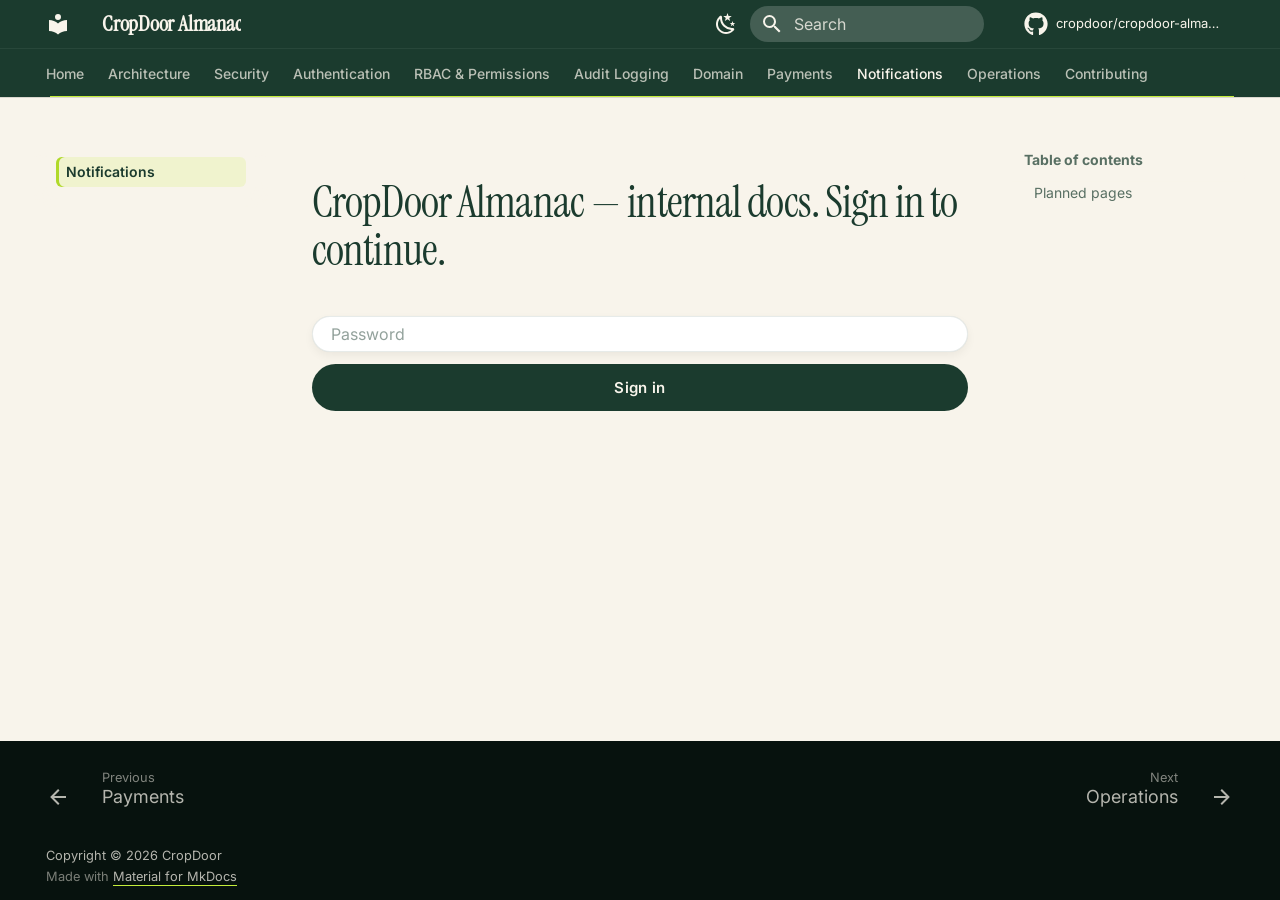
<file: notifications/index.html>
<!doctype html>
<html lang="en" class="no-js">
  <head>
    
      <meta charset="utf-8">
      <meta name="viewport" content="width=device-width,initial-scale=1">
      
        <meta name="description" content="Architecture and reference docs for the CropDoor platform — the farm-to-buyer marketplace.">
      
      
        <meta name="author" content="CropDoor Team">
      
      
        <link rel="canonical" href="https://almanac.cropdoor.com/notifications/">
      
      
        <link rel="prev" href="../payments/">
      
      
        <link rel="next" href="../operations/">
      
      
        
      
      
      <link rel="icon" href="../assets/images/favicon.png">
      <meta name="generator" content="mkdocs-1.6.1, mkdocs-material-9.7.6">
    
    
      
        <title>Notifications - CropDoor Almanac</title>
      
    
    
      <link rel="stylesheet" href="../assets/stylesheets/main.484c7ddc.min.css">
      
        
        <link rel="stylesheet" href="../assets/stylesheets/palette.ab4e12ef.min.css">
      
      


    
    
      
    
    
      
        
        
        <link rel="preconnect" href="https://fonts.gstatic.com" crossorigin>
        <link rel="stylesheet" href="https://fonts.googleapis.com/css?family=Inter:300,300i,400,400i,700,700i%7CJetBrains+Mono:400,400i,700,700i&display=fallback">
        <style>:root{--md-text-font:"Inter";--md-code-font:"JetBrains Mono"}</style>
      
    
    
      <link rel="stylesheet" href="../stylesheets/extra.css">
    
    <script>__md_scope=new URL("..",location),__md_hash=e=>[...e].reduce(((e,_)=>(e<<5)-e+_.charCodeAt(0)),0),__md_get=(e,_=localStorage,t=__md_scope)=>JSON.parse(_.getItem(t.pathname+"."+e)),__md_set=(e,_,t=localStorage,a=__md_scope)=>{try{t.setItem(a.pathname+"."+e,JSON.stringify(_))}catch(e){}}</script>
    
      

    
    
  </head>
  
  
    
    
      
    
    
    
    
    <body dir="ltr" data-md-color-scheme="default" data-md-color-primary="custom" data-md-color-accent="custom">
  
    
    <input class="md-toggle" data-md-toggle="drawer" type="checkbox" id="__drawer" autocomplete="off">
    <input class="md-toggle" data-md-toggle="search" type="checkbox" id="__search" autocomplete="off">
    <label class="md-overlay" for="__drawer"></label>
    <div data-md-component="skip">
      
        
        <a href="#notifications" class="md-skip">
          Skip to content
        </a>
      
    </div>
    <div data-md-component="announce">
      
    </div>
    
    
      

  

<header class="md-header md-header--shadow md-header--lifted" data-md-component="header">
  <nav class="md-header__inner md-grid" aria-label="Header">
    <a href=".." title="CropDoor Almanac" class="md-header__button md-logo" aria-label="CropDoor Almanac" data-md-component="logo">
      
  
  <svg xmlns="http://www.w3.org/2000/svg" viewBox="0 0 24 24"><path d="M12 8a3 3 0 0 0 3-3 3 3 0 0 0-3-3 3 3 0 0 0-3 3 3 3 0 0 0 3 3m0 3.54C9.64 9.35 6.5 8 3 8v11c3.5 0 6.64 1.35 9 3.54 2.36-2.19 5.5-3.54 9-3.54V8c-3.5 0-6.64 1.35-9 3.54"/></svg>

    </a>
    <label class="md-header__button md-icon" for="__drawer">
      
      <svg xmlns="http://www.w3.org/2000/svg" viewBox="0 0 24 24"><path d="M3 6h18v2H3zm0 5h18v2H3zm0 5h18v2H3z"/></svg>
    </label>
    <div class="md-header__title" data-md-component="header-title">
      <div class="md-header__ellipsis">
        <div class="md-header__topic">
          <span class="md-ellipsis">
            CropDoor Almanac
          </span>
        </div>
        <div class="md-header__topic" data-md-component="header-topic">
          <span class="md-ellipsis">
            
              Notifications
            
          </span>
        </div>
      </div>
    </div>
    
      
        <form class="md-header__option" data-md-component="palette">
  
    
    
    
    <input class="md-option" data-md-color-media="(prefers-color-scheme: light)" data-md-color-scheme="default" data-md-color-primary="custom" data-md-color-accent="custom"  aria-label="Switch to dark mode"  type="radio" name="__palette" id="__palette_0">
    
      <label class="md-header__button md-icon" title="Switch to dark mode" for="__palette_1" hidden>
        <svg xmlns="http://www.w3.org/2000/svg" viewBox="0 0 24 24"><path d="m17.75 4.09-2.53 1.94.91 3.06-2.63-1.81-2.63 1.81.91-3.06-2.53-1.94L12.44 4l1.06-3 1.06 3zm3.5 6.91-1.64 1.25.59 1.98-1.7-1.17-1.7 1.17.59-1.98L15.75 11l2.06-.05L18.5 9l.69 1.95zm-2.28 4.95c.83-.08 1.72 1.1 1.19 1.85-.32.45-.66.87-1.08 1.27C15.17 23 8.84 23 4.94 19.07c-3.91-3.9-3.91-10.24 0-14.14.4-.4.82-.76 1.27-1.08.75-.53 1.93.36 1.85 1.19-.27 2.86.69 5.83 2.89 8.02a9.96 9.96 0 0 0 8.02 2.89m-1.64 2.02a12.08 12.08 0 0 1-7.8-3.47c-2.17-2.19-3.33-5-3.49-7.82-2.81 3.14-2.7 7.96.31 10.98 3.02 3.01 7.84 3.12 10.98.31"/></svg>
      </label>
    
  
    
    
    
    <input class="md-option" data-md-color-media="(prefers-color-scheme: dark)" data-md-color-scheme="slate" data-md-color-primary="custom" data-md-color-accent="custom"  aria-label="Switch to light mode"  type="radio" name="__palette" id="__palette_1">
    
      <label class="md-header__button md-icon" title="Switch to light mode" for="__palette_0" hidden>
        <svg xmlns="http://www.w3.org/2000/svg" viewBox="0 0 24 24"><path d="M12 7a5 5 0 0 1 5 5 5 5 0 0 1-5 5 5 5 0 0 1-5-5 5 5 0 0 1 5-5m0 2a3 3 0 0 0-3 3 3 3 0 0 0 3 3 3 3 0 0 0 3-3 3 3 0 0 0-3-3m0-7 2.39 3.42C13.65 5.15 12.84 5 12 5s-1.65.15-2.39.42zM3.34 7l4.16-.35A7.2 7.2 0 0 0 5.94 8.5c-.44.74-.69 1.5-.83 2.29zm.02 10 1.76-3.77a7.131 7.131 0 0 0 2.38 4.14zM20.65 7l-1.77 3.79a7.02 7.02 0 0 0-2.38-4.15zm-.01 10-4.14.36c.59-.51 1.12-1.14 1.54-1.86.42-.73.69-1.5.83-2.29zM12 22l-2.41-3.44c.74.27 1.55.44 2.41.44.82 0 1.63-.17 2.37-.44z"/></svg>
      </label>
    
  
</form>
      
    
    
      <script>var palette=__md_get("__palette");if(palette&&palette.color){if("(prefers-color-scheme)"===palette.color.media){var media=matchMedia("(prefers-color-scheme: light)"),input=document.querySelector(media.matches?"[data-md-color-media='(prefers-color-scheme: light)']":"[data-md-color-media='(prefers-color-scheme: dark)']");palette.color.media=input.getAttribute("data-md-color-media"),palette.color.scheme=input.getAttribute("data-md-color-scheme"),palette.color.primary=input.getAttribute("data-md-color-primary"),palette.color.accent=input.getAttribute("data-md-color-accent")}for(var[key,value]of Object.entries(palette.color))document.body.setAttribute("data-md-color-"+key,value)}</script>
    
    
    
      
      
        <label class="md-header__button md-icon" for="__search">
          
          <svg xmlns="http://www.w3.org/2000/svg" viewBox="0 0 24 24"><path d="M9.5 3A6.5 6.5 0 0 1 16 9.5c0 1.61-.59 3.09-1.56 4.23l.27.27h.79l5 5-1.5 1.5-5-5v-.79l-.27-.27A6.52 6.52 0 0 1 9.5 16 6.5 6.5 0 0 1 3 9.5 6.5 6.5 0 0 1 9.5 3m0 2C7 5 5 7 5 9.5S7 14 9.5 14 14 12 14 9.5 12 5 9.5 5"/></svg>
        </label>
        <div class="md-search" data-md-component="search" role="dialog">
  <label class="md-search__overlay" for="__search"></label>
  <div class="md-search__inner" role="search">
    <form class="md-search__form" name="search">
      <input type="text" class="md-search__input" name="query" aria-label="Search" placeholder="Search" autocapitalize="off" autocorrect="off" autocomplete="off" spellcheck="false" data-md-component="search-query" required>
      <label class="md-search__icon md-icon" for="__search">
        
        <svg xmlns="http://www.w3.org/2000/svg" viewBox="0 0 24 24"><path d="M9.5 3A6.5 6.5 0 0 1 16 9.5c0 1.61-.59 3.09-1.56 4.23l.27.27h.79l5 5-1.5 1.5-5-5v-.79l-.27-.27A6.52 6.52 0 0 1 9.5 16 6.5 6.5 0 0 1 3 9.5 6.5 6.5 0 0 1 9.5 3m0 2C7 5 5 7 5 9.5S7 14 9.5 14 14 12 14 9.5 12 5 9.5 5"/></svg>
        
        <svg xmlns="http://www.w3.org/2000/svg" viewBox="0 0 24 24"><path d="M20 11v2H8l5.5 5.5-1.42 1.42L4.16 12l7.92-7.92L13.5 5.5 8 11z"/></svg>
      </label>
      <nav class="md-search__options" aria-label="Search">
        
          <a href="javascript:void(0)" class="md-search__icon md-icon" title="Share" aria-label="Share" data-clipboard data-clipboard-text="" data-md-component="search-share" tabindex="-1">
            
            <svg xmlns="http://www.w3.org/2000/svg" viewBox="0 0 24 24"><path d="M18 16.08c-.76 0-1.44.3-1.96.77L8.91 12.7c.05-.23.09-.46.09-.7s-.04-.47-.09-.7l7.05-4.11c.54.5 1.25.81 2.04.81a3 3 0 0 0 3-3 3 3 0 0 0-3-3 3 3 0 0 0-3 3c0 .24.04.47.09.7L8.04 9.81C7.5 9.31 6.79 9 6 9a3 3 0 0 0-3 3 3 3 0 0 0 3 3c.79 0 1.5-.31 2.04-.81l7.12 4.15c-.05.21-.08.43-.08.66 0 1.61 1.31 2.91 2.92 2.91s2.92-1.3 2.92-2.91A2.92 2.92 0 0 0 18 16.08"/></svg>
          </a>
        
        <button type="reset" class="md-search__icon md-icon" title="Clear" aria-label="Clear" tabindex="-1">
          
          <svg xmlns="http://www.w3.org/2000/svg" viewBox="0 0 24 24"><path d="M19 6.41 17.59 5 12 10.59 6.41 5 5 6.41 10.59 12 5 17.59 6.41 19 12 13.41 17.59 19 19 17.59 13.41 12z"/></svg>
        </button>
      </nav>
      
        <div class="md-search__suggest" data-md-component="search-suggest"></div>
      
    </form>
    <div class="md-search__output">
      <div class="md-search__scrollwrap" tabindex="0" data-md-scrollfix>
        <div class="md-search-result" data-md-component="search-result">
          <div class="md-search-result__meta">
            Initializing search
          </div>
          <ol class="md-search-result__list" role="presentation"></ol>
        </div>
      </div>
    </div>
  </div>
</div>
      
    
    
      <div class="md-header__source">
        <a href="https://github.com/cropdoor/cropdoor-almanac" title="Go to repository" class="md-source" data-md-component="source">
  <div class="md-source__icon md-icon">
    
    <svg xmlns="http://www.w3.org/2000/svg" viewBox="0 0 512 512"><!--! Font Awesome Free 7.1.0 by @fontawesome - https://fontawesome.com License - https://fontawesome.com/license/free (Icons: CC BY 4.0, Fonts: SIL OFL 1.1, Code: MIT License) Copyright 2025 Fonticons, Inc.--><path d="M173.9 397.4c0 2-2.3 3.6-5.2 3.6-3.3.3-5.6-1.3-5.6-3.6 0-2 2.3-3.6 5.2-3.6 3-.3 5.6 1.3 5.6 3.6m-31.1-4.5c-.7 2 1.3 4.3 4.3 4.9 2.6 1 5.6 0 6.2-2s-1.3-4.3-4.3-5.2c-2.6-.7-5.5.3-6.2 2.3m44.2-1.7c-2.9.7-4.9 2.6-4.6 4.9.3 2 2.9 3.3 5.9 2.6 2.9-.7 4.9-2.6 4.6-4.6-.3-1.9-3-3.2-5.9-2.9M252.8 8C114.1 8 8 113.3 8 252c0 110.9 69.8 205.8 169.5 239.2 12.8 2.3 17.3-5.6 17.3-12.1 0-6.2-.3-40.4-.3-61.4 0 0-70 15-84.7-29.8 0 0-11.4-29.1-27.8-36.6 0 0-22.9-15.7 1.6-15.4 0 0 24.9 2 38.6 25.8 21.9 38.6 58.6 27.5 72.9 20.9 2.3-16 8.8-27.1 16-33.7-55.9-6.2-112.3-14.3-112.3-110.5 0-27.5 7.6-41.3 23.6-58.9-2.6-6.5-11.1-33.3 2.6-67.9 20.9-6.5 69 27 69 27 20-5.6 41.5-8.5 62.8-8.5s42.8 2.9 62.8 8.5c0 0 48.1-33.6 69-27 13.7 34.7 5.2 61.4 2.6 67.9 16 17.7 25.8 31.5 25.8 58.9 0 96.5-58.9 104.2-114.8 110.5 9.2 7.9 17 22.9 17 46.4 0 33.7-.3 75.4-.3 83.6 0 6.5 4.6 14.4 17.3 12.1C436.2 457.8 504 362.9 504 252 504 113.3 391.5 8 252.8 8M105.2 352.9c-1.3 1-1 3.3.7 5.2 1.6 1.6 3.9 2.3 5.2 1 1.3-1 1-3.3-.7-5.2-1.6-1.6-3.9-2.3-5.2-1m-10.8-8.1c-.7 1.3.3 2.9 2.3 3.9 1.6 1 3.6.7 4.3-.7.7-1.3-.3-2.9-2.3-3.9-2-.6-3.6-.3-4.3.7m32.4 35.6c-1.6 1.3-1 4.3 1.3 6.2 2.3 2.3 5.2 2.6 6.5 1 1.3-1.3.7-4.3-1.3-6.2-2.2-2.3-5.2-2.6-6.5-1m-11.4-14.7c-1.6 1-1.6 3.6 0 5.9s4.3 3.3 5.6 2.3c1.6-1.3 1.6-3.9 0-6.2-1.4-2.3-4-3.3-5.6-2"/></svg>
  </div>
  <div class="md-source__repository">
    cropdoor/cropdoor-almanac
  </div>
</a>
      </div>
    
  </nav>
  
    
      
<nav class="md-tabs" aria-label="Tabs" data-md-component="tabs">
  <div class="md-grid">
    <ul class="md-tabs__list">
      
        
  
  
  
  
    <li class="md-tabs__item">
      <a href=".." class="md-tabs__link">
        
  
  
    
  
  Home

      </a>
    </li>
  

      
        
  
  
  
  
    
    
      <li class="md-tabs__item">
        <a href="../architecture/" class="md-tabs__link">
          
  
  
    
  
  Architecture

        </a>
      </li>
    
  

      
        
  
  
  
  
    
    
      <li class="md-tabs__item">
        <a href="../security/" class="md-tabs__link">
          
  
  
    
  
  Security

        </a>
      </li>
    
  

      
        
  
  
  
  
    
    
      <li class="md-tabs__item">
        <a href="../auth/" class="md-tabs__link">
          
  
  
    
  
  Authentication

        </a>
      </li>
    
  

      
        
  
  
  
  
    
    
      <li class="md-tabs__item">
        <a href="../rbac/" class="md-tabs__link">
          
  
  
    
  
  RBAC & Permissions

        </a>
      </li>
    
  

      
        
  
  
  
  
    
    
      <li class="md-tabs__item">
        <a href="../audit/" class="md-tabs__link">
          
  
  
    
  
  Audit Logging

        </a>
      </li>
    
  

      
        
  
  
  
  
    
    
      <li class="md-tabs__item">
        <a href="../domain/" class="md-tabs__link">
          
  
  
    
  
  Domain

        </a>
      </li>
    
  

      
        
  
  
  
  
    
    
      <li class="md-tabs__item">
        <a href="../payments/" class="md-tabs__link">
          
  
  
    
  
  Payments

        </a>
      </li>
    
  

      
        
  
  
  
    
  
  
    
    
      <li class="md-tabs__item md-tabs__item--active">
        <a href="./" class="md-tabs__link">
          
  
  
    
  
  Notifications

        </a>
      </li>
    
  

      
        
  
  
  
  
    
    
      <li class="md-tabs__item">
        <a href="../operations/" class="md-tabs__link">
          
  
  
    
  
  Operations

        </a>
      </li>
    
  

      
        
  
  
  
  
    
    
      <li class="md-tabs__item">
        <a href="../contributing/" class="md-tabs__link">
          
  
  
    
  
  Contributing

        </a>
      </li>
    
  

      
    </ul>
  </div>
</nav>
    
  
</header>
    
    <div class="md-container" data-md-component="container">
      
      
        
      
      <main class="md-main" data-md-component="main">
        <div class="md-main__inner md-grid">
          
            
              
              <div class="md-sidebar md-sidebar--primary" data-md-component="sidebar" data-md-type="navigation" >
                <div class="md-sidebar__scrollwrap">
                  <div class="md-sidebar__inner">
                    


  


<nav class="md-nav md-nav--primary md-nav--lifted" aria-label="Navigation" data-md-level="0">
  <label class="md-nav__title" for="__drawer">
    <a href=".." title="CropDoor Almanac" class="md-nav__button md-logo" aria-label="CropDoor Almanac" data-md-component="logo">
      
  
  <svg xmlns="http://www.w3.org/2000/svg" viewBox="0 0 24 24"><path d="M12 8a3 3 0 0 0 3-3 3 3 0 0 0-3-3 3 3 0 0 0-3 3 3 3 0 0 0 3 3m0 3.54C9.64 9.35 6.5 8 3 8v11c3.5 0 6.64 1.35 9 3.54 2.36-2.19 5.5-3.54 9-3.54V8c-3.5 0-6.64 1.35-9 3.54"/></svg>

    </a>
    CropDoor Almanac
  </label>
  
    <div class="md-nav__source">
      <a href="https://github.com/cropdoor/cropdoor-almanac" title="Go to repository" class="md-source" data-md-component="source">
  <div class="md-source__icon md-icon">
    
    <svg xmlns="http://www.w3.org/2000/svg" viewBox="0 0 512 512"><!--! Font Awesome Free 7.1.0 by @fontawesome - https://fontawesome.com License - https://fontawesome.com/license/free (Icons: CC BY 4.0, Fonts: SIL OFL 1.1, Code: MIT License) Copyright 2025 Fonticons, Inc.--><path d="M173.9 397.4c0 2-2.3 3.6-5.2 3.6-3.3.3-5.6-1.3-5.6-3.6 0-2 2.3-3.6 5.2-3.6 3-.3 5.6 1.3 5.6 3.6m-31.1-4.5c-.7 2 1.3 4.3 4.3 4.9 2.6 1 5.6 0 6.2-2s-1.3-4.3-4.3-5.2c-2.6-.7-5.5.3-6.2 2.3m44.2-1.7c-2.9.7-4.9 2.6-4.6 4.9.3 2 2.9 3.3 5.9 2.6 2.9-.7 4.9-2.6 4.6-4.6-.3-1.9-3-3.2-5.9-2.9M252.8 8C114.1 8 8 113.3 8 252c0 110.9 69.8 205.8 169.5 239.2 12.8 2.3 17.3-5.6 17.3-12.1 0-6.2-.3-40.4-.3-61.4 0 0-70 15-84.7-29.8 0 0-11.4-29.1-27.8-36.6 0 0-22.9-15.7 1.6-15.4 0 0 24.9 2 38.6 25.8 21.9 38.6 58.6 27.5 72.9 20.9 2.3-16 8.8-27.1 16-33.7-55.9-6.2-112.3-14.3-112.3-110.5 0-27.5 7.6-41.3 23.6-58.9-2.6-6.5-11.1-33.3 2.6-67.9 20.9-6.5 69 27 69 27 20-5.6 41.5-8.5 62.8-8.5s42.8 2.9 62.8 8.5c0 0 48.1-33.6 69-27 13.7 34.7 5.2 61.4 2.6 67.9 16 17.7 25.8 31.5 25.8 58.9 0 96.5-58.9 104.2-114.8 110.5 9.2 7.9 17 22.9 17 46.4 0 33.7-.3 75.4-.3 83.6 0 6.5 4.6 14.4 17.3 12.1C436.2 457.8 504 362.9 504 252 504 113.3 391.5 8 252.8 8M105.2 352.9c-1.3 1-1 3.3.7 5.2 1.6 1.6 3.9 2.3 5.2 1 1.3-1 1-3.3-.7-5.2-1.6-1.6-3.9-2.3-5.2-1m-10.8-8.1c-.7 1.3.3 2.9 2.3 3.9 1.6 1 3.6.7 4.3-.7.7-1.3-.3-2.9-2.3-3.9-2-.6-3.6-.3-4.3.7m32.4 35.6c-1.6 1.3-1 4.3 1.3 6.2 2.3 2.3 5.2 2.6 6.5 1 1.3-1.3.7-4.3-1.3-6.2-2.2-2.3-5.2-2.6-6.5-1m-11.4-14.7c-1.6 1-1.6 3.6 0 5.9s4.3 3.3 5.6 2.3c1.6-1.3 1.6-3.9 0-6.2-1.4-2.3-4-3.3-5.6-2"/></svg>
  </div>
  <div class="md-source__repository">
    cropdoor/cropdoor-almanac
  </div>
</a>
    </div>
  
  <ul class="md-nav__list" data-md-scrollfix>
    
      
      
  
  
  
  
    <li class="md-nav__item">
      <a href=".." class="md-nav__link">
        
  
  
  <span class="md-ellipsis">
    
  
    Home
  

    
  </span>
  
    
  
  
    <span class="md-status md-status--encrypted"></span>
  

  
  

      </a>
    </li>
  

    
      
      
  
  
  
  
    
    
      
        
          
        
      
    
    
    
      
      
        
      
    
    
    <li class="md-nav__item md-nav__item--nested">
      
        
        
        <input class="md-nav__toggle md-toggle " type="checkbox" id="__nav_2" >
        
          
          <div class="md-nav__link md-nav__container">
            <a href="../architecture/" class="md-nav__link ">
              
  
  
  <span class="md-ellipsis">
    
  
    Architecture
  

    
  </span>
  
  

            </a>
            
          </div>
        
        <nav class="md-nav" data-md-level="1" aria-labelledby="__nav_2_label" aria-expanded="false">
          <label class="md-nav__title" for="__nav_2">
            <span class="md-nav__icon md-icon"></span>
            
  
    Architecture
  

          </label>
          <ul class="md-nav__list" data-md-scrollfix>
            
              
            
          </ul>
        </nav>
      
    </li>
  

    
      
      
  
  
  
  
    
    
      
        
          
        
      
    
    
    
      
      
        
      
    
    
    <li class="md-nav__item md-nav__item--nested">
      
        
        
        <input class="md-nav__toggle md-toggle " type="checkbox" id="__nav_3" >
        
          
          <div class="md-nav__link md-nav__container">
            <a href="../security/" class="md-nav__link ">
              
  
  
  <span class="md-ellipsis">
    
  
    Security
  

    
  </span>
  
  

            </a>
            
          </div>
        
        <nav class="md-nav" data-md-level="1" aria-labelledby="__nav_3_label" aria-expanded="false">
          <label class="md-nav__title" for="__nav_3">
            <span class="md-nav__icon md-icon"></span>
            
  
    Security
  

          </label>
          <ul class="md-nav__list" data-md-scrollfix>
            
              
            
          </ul>
        </nav>
      
    </li>
  

    
      
      
  
  
  
  
    
    
      
        
          
        
      
    
    
    
      
      
        
      
    
    
    <li class="md-nav__item md-nav__item--nested">
      
        
        
        <input class="md-nav__toggle md-toggle " type="checkbox" id="__nav_4" >
        
          
          <div class="md-nav__link md-nav__container">
            <a href="../auth/" class="md-nav__link ">
              
  
  
  <span class="md-ellipsis">
    
  
    Authentication
  

    
  </span>
  
  

            </a>
            
          </div>
        
        <nav class="md-nav" data-md-level="1" aria-labelledby="__nav_4_label" aria-expanded="false">
          <label class="md-nav__title" for="__nav_4">
            <span class="md-nav__icon md-icon"></span>
            
  
    Authentication
  

          </label>
          <ul class="md-nav__list" data-md-scrollfix>
            
              
            
          </ul>
        </nav>
      
    </li>
  

    
      
      
  
  
  
  
    
    
      
        
          
        
      
    
    
    
      
      
        
      
    
    
    <li class="md-nav__item md-nav__item--nested">
      
        
        
        <input class="md-nav__toggle md-toggle " type="checkbox" id="__nav_5" >
        
          
          <div class="md-nav__link md-nav__container">
            <a href="../rbac/" class="md-nav__link ">
              
  
  
  <span class="md-ellipsis">
    
  
    RBAC & Permissions
  

    
  </span>
  
  

            </a>
            
          </div>
        
        <nav class="md-nav" data-md-level="1" aria-labelledby="__nav_5_label" aria-expanded="false">
          <label class="md-nav__title" for="__nav_5">
            <span class="md-nav__icon md-icon"></span>
            
  
    RBAC & Permissions
  

          </label>
          <ul class="md-nav__list" data-md-scrollfix>
            
              
            
          </ul>
        </nav>
      
    </li>
  

    
      
      
  
  
  
  
    
    
      
        
          
        
      
    
    
    
      
      
        
      
    
    
    <li class="md-nav__item md-nav__item--nested">
      
        
        
        <input class="md-nav__toggle md-toggle " type="checkbox" id="__nav_6" >
        
          
          <div class="md-nav__link md-nav__container">
            <a href="../audit/" class="md-nav__link ">
              
  
  
  <span class="md-ellipsis">
    
  
    Audit Logging
  

    
  </span>
  
  

            </a>
            
          </div>
        
        <nav class="md-nav" data-md-level="1" aria-labelledby="__nav_6_label" aria-expanded="false">
          <label class="md-nav__title" for="__nav_6">
            <span class="md-nav__icon md-icon"></span>
            
  
    Audit Logging
  

          </label>
          <ul class="md-nav__list" data-md-scrollfix>
            
              
            
          </ul>
        </nav>
      
    </li>
  

    
      
      
  
  
  
  
    
    
      
        
          
        
      
    
    
    
      
      
        
      
    
    
    <li class="md-nav__item md-nav__item--nested">
      
        
        
        <input class="md-nav__toggle md-toggle " type="checkbox" id="__nav_7" >
        
          
          <div class="md-nav__link md-nav__container">
            <a href="../domain/" class="md-nav__link ">
              
  
  
  <span class="md-ellipsis">
    
  
    Domain
  

    
  </span>
  
  

            </a>
            
          </div>
        
        <nav class="md-nav" data-md-level="1" aria-labelledby="__nav_7_label" aria-expanded="false">
          <label class="md-nav__title" for="__nav_7">
            <span class="md-nav__icon md-icon"></span>
            
  
    Domain
  

          </label>
          <ul class="md-nav__list" data-md-scrollfix>
            
              
            
          </ul>
        </nav>
      
    </li>
  

    
      
      
  
  
  
  
    
    
      
        
          
        
      
    
    
    
      
      
        
      
    
    
    <li class="md-nav__item md-nav__item--nested">
      
        
        
        <input class="md-nav__toggle md-toggle " type="checkbox" id="__nav_8" >
        
          
          <div class="md-nav__link md-nav__container">
            <a href="../payments/" class="md-nav__link ">
              
  
  
  <span class="md-ellipsis">
    
  
    Payments
  

    
  </span>
  
  

            </a>
            
          </div>
        
        <nav class="md-nav" data-md-level="1" aria-labelledby="__nav_8_label" aria-expanded="false">
          <label class="md-nav__title" for="__nav_8">
            <span class="md-nav__icon md-icon"></span>
            
  
    Payments
  

          </label>
          <ul class="md-nav__list" data-md-scrollfix>
            
              
            
          </ul>
        </nav>
      
    </li>
  

    
      
      
  
  
    
  
  
  
    
    
      
        
          
        
      
    
    
    
      
        
        
      
      
        
      
    
    
    <li class="md-nav__item md-nav__item--active md-nav__item--section md-nav__item--nested">
      
        
        
        <input class="md-nav__toggle md-toggle " type="checkbox" id="__nav_9" checked>
        
          
          <div class="md-nav__link md-nav__container">
            <a href="./" class="md-nav__link md-nav__link--active">
              
  
  
  <span class="md-ellipsis">
    
  
    Notifications
  

    
  </span>
  
  

            </a>
            
          </div>
        
        <nav class="md-nav" data-md-level="1" aria-labelledby="__nav_9_label" aria-expanded="true">
          <label class="md-nav__title" for="__nav_9">
            <span class="md-nav__icon md-icon"></span>
            
  
    Notifications
  

          </label>
          <ul class="md-nav__list" data-md-scrollfix>
            
              
            
          </ul>
        </nav>
      
    </li>
  

    
      
      
  
  
  
  
    
    
      
        
          
        
      
    
    
    
      
      
        
      
    
    
    <li class="md-nav__item md-nav__item--nested">
      
        
        
        <input class="md-nav__toggle md-toggle " type="checkbox" id="__nav_10" >
        
          
          <div class="md-nav__link md-nav__container">
            <a href="../operations/" class="md-nav__link ">
              
  
  
  <span class="md-ellipsis">
    
  
    Operations
  

    
  </span>
  
  

            </a>
            
          </div>
        
        <nav class="md-nav" data-md-level="1" aria-labelledby="__nav_10_label" aria-expanded="false">
          <label class="md-nav__title" for="__nav_10">
            <span class="md-nav__icon md-icon"></span>
            
  
    Operations
  

          </label>
          <ul class="md-nav__list" data-md-scrollfix>
            
              
            
          </ul>
        </nav>
      
    </li>
  

    
      
      
  
  
  
  
    
    
      
        
          
        
      
    
    
    
      
      
        
      
    
    
    <li class="md-nav__item md-nav__item--nested">
      
        
        
        <input class="md-nav__toggle md-toggle " type="checkbox" id="__nav_11" >
        
          
          <div class="md-nav__link md-nav__container">
            <a href="../contributing/" class="md-nav__link ">
              
  
  
  <span class="md-ellipsis">
    
  
    Contributing
  

    
  </span>
  
  

            </a>
            
          </div>
        
        <nav class="md-nav" data-md-level="1" aria-labelledby="__nav_11_label" aria-expanded="false">
          <label class="md-nav__title" for="__nav_11">
            <span class="md-nav__icon md-icon"></span>
            
  
    Contributing
  

          </label>
          <ul class="md-nav__list" data-md-scrollfix>
            
              
            
          </ul>
        </nav>
      
    </li>
  

    
  </ul>
</nav>
                  </div>
                </div>
              </div>
            
            
              
              <div class="md-sidebar md-sidebar--secondary" data-md-component="sidebar" data-md-type="toc" >
                <div class="md-sidebar__scrollwrap">
                  <div class="md-sidebar__inner">
                    

<nav class="md-nav md-nav--secondary" aria-label="Table of contents">
  
  
  
    
  
  
    <label class="md-nav__title" for="__toc">
      <span class="md-nav__icon md-icon"></span>
      Table of contents
    </label>
    <ul class="md-nav__list" data-md-component="toc" data-md-scrollfix>
      
        <li class="md-nav__item">
  <a href="#planned-pages" class="md-nav__link">
    <span class="md-ellipsis">
      
        Planned pages
      
    </span>
  </a>
  
</li>
      
    </ul>
  
</nav>
                  </div>
                </div>
              </div>
            
          
          
            <div class="md-content" data-md-component="content">
              
              <article class="md-content__inner md-typeset">
                
                  


  
  


<div id="mkdocs-encrypted-content" style="display:none">cwykZZgcGQhU58jSt6ANxA==;DodhglRnYh1xYPlcJRPR9I5TVAh+UO4BoRb4CkRuMOYTJrwGQXLPMKP/SPWGZMOEbtVZRWdHiAaxkaQouzBK4/AnhGimkBnJjMdX5Oz9d97OOrhKihylLiFtGL627ufgVX5UhVF3atRx0rLYLaA5gsKLWN3YUXEY/bzXItEI+/7BP67Jh3i/F5hB76o7yatHQzixSfj34gCTu/HRgtmwL5voG8hi0vBw2H/G7GS+2DSE7bqs0KsKhdiF4QVE9kS5cowKw0NMSVcM2pMgtg3LSq3SmcLCLd1MOLb62UfolntwvIuN7stadmxGKCfjxQiwjLty3VdiENbBttEunQh8JUKBxa811/gSiJG6CvkhLDotDTogqZbuRuS7VzvKg/BYZTcBRHD6pp1KzJK5fUJ1iVUjnDy8bf8oE7ecmgt734zxH1AxMUodSgX2s1+UH5jNnaeXV8i88qp5yj0ozEeDpnI5stCoIJ+oWcvikxWOGAguRnYIqy2HBnUIAIiP/Ft5OitfaVWIEqo22dfB7MMtZp/kTkVFCtnXd78lr3fgbHfPrCCB3Ki+I+gxKQIt+WZxtM2OTKaGUFh0N0BFsLLTWpwRhqi2/pZhFgj/xTHUpBILA2A2qrGg72YNP+zIPpYVPS5A4lxlCredm8mj5qmX85dU2SExMVWALdsrzMQlOUNCSWSILJNGB7jnOE/[base64]/4Fk9PHBf6bpSJDri5zBg1SgAaEqspF5+jR1Sm2qKeSWk6nfZtjYbj4CJuSJkA1Lbc7itlCN+0O6XRyt/R8jhlIn2PM1PCtb5mLjB4Tw69Ygzm53yuggCO0ICf0533T8r0qducjG4j+WDWeG5byOuxE+6BXi1Ip+KpOOIazL2IiDGjtd+VWGDMIw/[base64]/jkc/s4PtGB/Ts33gJ9v5orEAOr/Nwpj5qM3a9TA6REa+lvcLbmKaV+gAKlP8MVT7VihkxcD6CjepGJTvl7d+QZMU1Ot04GUtTe8CtwMOFnOr2GVkFqPArxlNA6n2Y8VLY9egmh6jMVykdjRv7OqffcOCEGIgDMrO6rsRWau6WBUtSJ/4jKBCl4SGvcMguJYm4rCad1NV/mJYYN8RzA9ezHL7SFvTX+BoljMUePGEGG1oL8BP63XRN6hbzpwjFjqQr/OxGJJOY8wC/GstCKtHFsxGEFhHYiIo/ouWw0jzFR1co5lFHhudBO96qO6t/DO6QJSLZTlaEp/qwIQw8Jb3T5zoTC9R6FwMxONPL/dPWjF1IdKBXecqOb/ihnqNDRJwgRhu9Jy9hjm5yRkPnmk2ZZlax6ePWTLPPkeo849x2w418ui8XKJYk3uvIOnpI0OqHRkcnUKL2tZ4Ibc0r6/8+DNRK/Vh3N1aRm+aUctDygZwjnNC/6u38TW4PhWYsdrapnJvbtDoh7slpf6P/0CTBhdzgv4FJpNDzRc92HrBAd2JI9L942AzusGHItCUmw4iCa4whYM2j2JO1aMriBo5S+Ltov6PT4WEHojvUoEeyRrOsHkUhdDVajfBac8TP4LiruYXHor1hzZQcIAbHdb5T/JsZAwIKnG2EygB0f52S0S2TB4vup3lBG5y3dey+h+od5fRlJCmTX6eZuyp6iTjT6A5pTiCNVeSdM/91KEGbec+mNY+N+MM0QHNnj9RerTMzCVEwwn1awuAW7KKkWopHWrLEZdXJ973rHMwd6AhNOcIUsDXGVZVQfOVBMfIMbjxuzTPKRVacLHi0Ser30/QaBkSJW2MSWKwF9062I02ZslCX2L8R3McgZgyVHLa60diBy2NNuoZkZBbQoyUI+/yYrt4DpyekMhBfd+FeIqysZWYuqC+7FZ832lJK6XsPAEPZvZDenpa0wHbbzGa6EDPugVZWI18mQCxUYxgdNOGAAc4AnTmaeg8dBweI/NUoGq4GVlDqxjuNrRm3Pyq3lekhkoF1OXl3zdwwOkz9m8jUbpNw6rA0Z/xE8UBCK4wKAZlMnD9igJpJodDffwkQGlu8DreD1+FO6nRrBkeec9e64vfKviyq6inI7tBd4BJp9ag4xFchd82srIe0AZiwfIzT1kkuoGTxh1T77PNA7oHAHI32IPtsdPjYR8PyjN1Pw7ecehzWi4WGQ==</div>
<div id="mkdocs-decrypted-content" style="display:none">
    <form id="mkdocs-decrypt-form" class="md-content__inner md-typeset">
        <h1>CropDoor Almanac — internal docs. Sign in to continue.</h1>
        
        <input class="md-input" type="password" id="mkdocs-content-password" placeholder="Password">
        <button class="md-button md-button--primary" id="mkdocs-decrypt-button">Sign in</button>
        <p id="mkdocs-decrypt-msg"></p>
    </form>
</div>

<script type="text/javascript">
var encryptcontent_id = "encryptcontent_1";
var encryptcontent_path = "notifications/";
var decryption_failure_message = "Wrong password \u2014 try again.";
var encryptcontent_keystore = ["y1vrIB4Ytb7ymjk2QP3/fw==;VFZKtKoYtGkzBZCWBSsMXYDJS0Oxxw0sWeowjObhouk3OpFDa/Nzx5nbQp8iZu2YH0etCJV60FqfPVurltMSklOWcR3yfnujhXRivZxAfuS/ir7XDDloqVBcC/XZnh75;UgQCUtSVkw7mnWqKStOmrg=="];
var encryptcontent_obfuscate = 0;

const encryptcontent_event = new Event("encryptcontent_event");
var encryptcontent_done = false;
</script>
<script type="module">
if (!window.hasOwnProperty("init_decryptor")) {
    import("../assets/javascripts/decrypt-contents.js");
} else {
    init_decryptor();
}
</script>












                
              </article>
            </div>
          
          
  <script>var tabs=__md_get("__tabs");if(Array.isArray(tabs))e:for(var set of document.querySelectorAll(".tabbed-set")){var labels=set.querySelector(".tabbed-labels");for(var tab of tabs)for(var label of labels.getElementsByTagName("label"))if(label.innerText.trim()===tab){var input=document.getElementById(label.htmlFor);input.checked=!0;continue e}}</script>

<script>var target=document.getElementById(location.hash.slice(1));target&&target.name&&(target.checked=target.name.startsWith("__tabbed_"))</script>
        </div>
        
          <button type="button" class="md-top md-icon" data-md-component="top" hidden>
  
  <svg xmlns="http://www.w3.org/2000/svg" viewBox="0 0 24 24"><path d="M13 20h-2V8l-5.5 5.5-1.42-1.42L12 4.16l7.92 7.92-1.42 1.42L13 8z"/></svg>
  Back to top
</button>
        
      </main>
      
        <footer class="md-footer">
  
    
      
      <nav class="md-footer__inner md-grid" aria-label="Footer" >
        
          
          <a href="../payments/" class="md-footer__link md-footer__link--prev" aria-label="Previous: Payments">
            <div class="md-footer__button md-icon">
              
              <svg xmlns="http://www.w3.org/2000/svg" viewBox="0 0 24 24"><path d="M20 11v2H8l5.5 5.5-1.42 1.42L4.16 12l7.92-7.92L13.5 5.5 8 11z"/></svg>
            </div>
            <div class="md-footer__title">
              <span class="md-footer__direction">
                Previous
              </span>
              <div class="md-ellipsis">
                Payments
              </div>
            </div>
          </a>
        
        
          
          <a href="../operations/" class="md-footer__link md-footer__link--next" aria-label="Next: Operations">
            <div class="md-footer__title">
              <span class="md-footer__direction">
                Next
              </span>
              <div class="md-ellipsis">
                Operations
              </div>
            </div>
            <div class="md-footer__button md-icon">
              
              <svg xmlns="http://www.w3.org/2000/svg" viewBox="0 0 24 24"><path d="M4 11v2h12l-5.5 5.5 1.42 1.42L19.84 12l-7.92-7.92L10.5 5.5 16 11z"/></svg>
            </div>
          </a>
        
      </nav>
    
  
  <div class="md-footer-meta md-typeset">
    <div class="md-footer-meta__inner md-grid">
      <div class="md-copyright">
  
    <div class="md-copyright__highlight">
      Copyright &copy; 2026 CropDoor
    </div>
  
  
    Made with
    <a href="https://squidfunk.github.io/mkdocs-material/" target="_blank" rel="noopener">
      Material for MkDocs
    </a>
  
</div>
      
    </div>
  </div>
</footer>
      
    </div>
    <div class="md-dialog" data-md-component="dialog">
      <div class="md-dialog__inner md-typeset"></div>
    </div>
    
      <div class="md-progress" data-md-component="progress" role="progressbar"></div>
    
    
    
      
      
      <script id="__config" type="application/json">{"annotate": null, "base": "..", "features": ["navigation.instant", "navigation.instant.progress", "navigation.tabs", "navigation.tabs.sticky", "navigation.sections", "navigation.indexes", "navigation.top", "navigation.tracking", "navigation.footer", "search.suggest", "search.highlight", "search.share", "content.code.copy", "content.code.annotate", "content.tabs.link", "content.tooltips", "toc.follow"], "search": "../assets/javascripts/workers/search.2c215733.min.js", "tags": null, "translations": {"clipboard.copied": "Copied to clipboard", "clipboard.copy": "Copy to clipboard", "search.result.more.one": "1 more on this page", "search.result.more.other": "# more on this page", "search.result.none": "No matching documents", "search.result.one": "1 matching document", "search.result.other": "# matching documents", "search.result.placeholder": "Type to start searching", "search.result.term.missing": "Missing", "select.version": "Select version"}, "version": null}</script>
    
    
      <script src="../assets/javascripts/bundle.79ae519e.min.js"></script>
      
    
  </body>
</html>
</file>
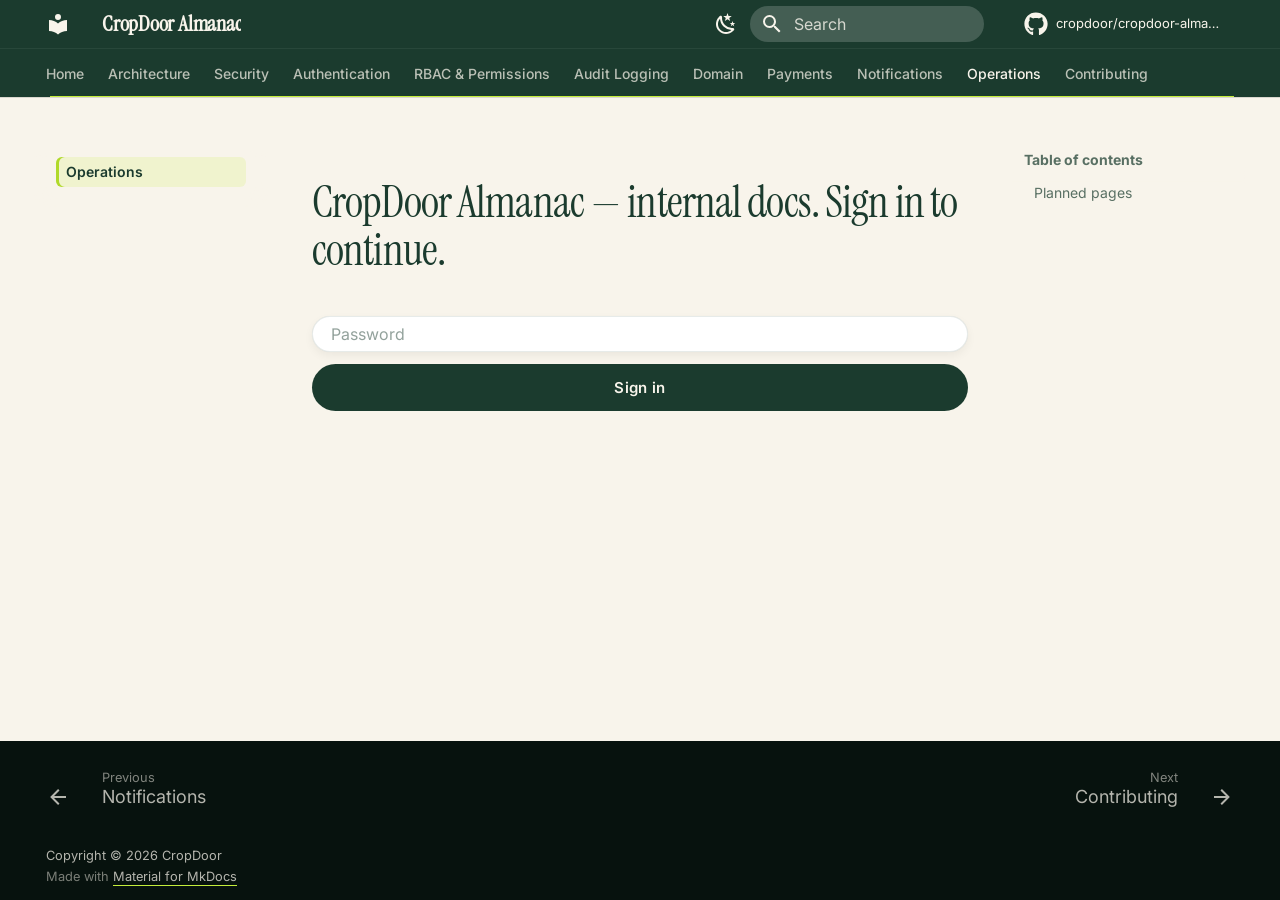
<file: operations/index.html>
<!doctype html>
<html lang="en" class="no-js">
  <head>
    
      <meta charset="utf-8">
      <meta name="viewport" content="width=device-width,initial-scale=1">
      
        <meta name="description" content="Architecture and reference docs for the CropDoor platform — the farm-to-buyer marketplace.">
      
      
        <meta name="author" content="CropDoor Team">
      
      
        <link rel="canonical" href="https://almanac.cropdoor.com/operations/">
      
      
        <link rel="prev" href="../notifications/">
      
      
        <link rel="next" href="../contributing/">
      
      
        
      
      
      <link rel="icon" href="../assets/images/favicon.png">
      <meta name="generator" content="mkdocs-1.6.1, mkdocs-material-9.7.6">
    
    
      
        <title>Operations - CropDoor Almanac</title>
      
    
    
      <link rel="stylesheet" href="../assets/stylesheets/main.484c7ddc.min.css">
      
        
        <link rel="stylesheet" href="../assets/stylesheets/palette.ab4e12ef.min.css">
      
      


    
    
      
    
    
      
        
        
        <link rel="preconnect" href="https://fonts.gstatic.com" crossorigin>
        <link rel="stylesheet" href="https://fonts.googleapis.com/css?family=Inter:300,300i,400,400i,700,700i%7CJetBrains+Mono:400,400i,700,700i&display=fallback">
        <style>:root{--md-text-font:"Inter";--md-code-font:"JetBrains Mono"}</style>
      
    
    
      <link rel="stylesheet" href="../stylesheets/extra.css">
    
    <script>__md_scope=new URL("..",location),__md_hash=e=>[...e].reduce(((e,_)=>(e<<5)-e+_.charCodeAt(0)),0),__md_get=(e,_=localStorage,t=__md_scope)=>JSON.parse(_.getItem(t.pathname+"."+e)),__md_set=(e,_,t=localStorage,a=__md_scope)=>{try{t.setItem(a.pathname+"."+e,JSON.stringify(_))}catch(e){}}</script>
    
      

    
    
  </head>
  
  
    
    
      
    
    
    
    
    <body dir="ltr" data-md-color-scheme="default" data-md-color-primary="custom" data-md-color-accent="custom">
  
    
    <input class="md-toggle" data-md-toggle="drawer" type="checkbox" id="__drawer" autocomplete="off">
    <input class="md-toggle" data-md-toggle="search" type="checkbox" id="__search" autocomplete="off">
    <label class="md-overlay" for="__drawer"></label>
    <div data-md-component="skip">
      
        
        <a href="#operations" class="md-skip">
          Skip to content
        </a>
      
    </div>
    <div data-md-component="announce">
      
    </div>
    
    
      

  

<header class="md-header md-header--shadow md-header--lifted" data-md-component="header">
  <nav class="md-header__inner md-grid" aria-label="Header">
    <a href=".." title="CropDoor Almanac" class="md-header__button md-logo" aria-label="CropDoor Almanac" data-md-component="logo">
      
  
  <svg xmlns="http://www.w3.org/2000/svg" viewBox="0 0 24 24"><path d="M12 8a3 3 0 0 0 3-3 3 3 0 0 0-3-3 3 3 0 0 0-3 3 3 3 0 0 0 3 3m0 3.54C9.64 9.35 6.5 8 3 8v11c3.5 0 6.64 1.35 9 3.54 2.36-2.19 5.5-3.54 9-3.54V8c-3.5 0-6.64 1.35-9 3.54"/></svg>

    </a>
    <label class="md-header__button md-icon" for="__drawer">
      
      <svg xmlns="http://www.w3.org/2000/svg" viewBox="0 0 24 24"><path d="M3 6h18v2H3zm0 5h18v2H3zm0 5h18v2H3z"/></svg>
    </label>
    <div class="md-header__title" data-md-component="header-title">
      <div class="md-header__ellipsis">
        <div class="md-header__topic">
          <span class="md-ellipsis">
            CropDoor Almanac
          </span>
        </div>
        <div class="md-header__topic" data-md-component="header-topic">
          <span class="md-ellipsis">
            
              Operations
            
          </span>
        </div>
      </div>
    </div>
    
      
        <form class="md-header__option" data-md-component="palette">
  
    
    
    
    <input class="md-option" data-md-color-media="(prefers-color-scheme: light)" data-md-color-scheme="default" data-md-color-primary="custom" data-md-color-accent="custom"  aria-label="Switch to dark mode"  type="radio" name="__palette" id="__palette_0">
    
      <label class="md-header__button md-icon" title="Switch to dark mode" for="__palette_1" hidden>
        <svg xmlns="http://www.w3.org/2000/svg" viewBox="0 0 24 24"><path d="m17.75 4.09-2.53 1.94.91 3.06-2.63-1.81-2.63 1.81.91-3.06-2.53-1.94L12.44 4l1.06-3 1.06 3zm3.5 6.91-1.64 1.25.59 1.98-1.7-1.17-1.7 1.17.59-1.98L15.75 11l2.06-.05L18.5 9l.69 1.95zm-2.28 4.95c.83-.08 1.72 1.1 1.19 1.85-.32.45-.66.87-1.08 1.27C15.17 23 8.84 23 4.94 19.07c-3.91-3.9-3.91-10.24 0-14.14.4-.4.82-.76 1.27-1.08.75-.53 1.93.36 1.85 1.19-.27 2.86.69 5.83 2.89 8.02a9.96 9.96 0 0 0 8.02 2.89m-1.64 2.02a12.08 12.08 0 0 1-7.8-3.47c-2.17-2.19-3.33-5-3.49-7.82-2.81 3.14-2.7 7.96.31 10.98 3.02 3.01 7.84 3.12 10.98.31"/></svg>
      </label>
    
  
    
    
    
    <input class="md-option" data-md-color-media="(prefers-color-scheme: dark)" data-md-color-scheme="slate" data-md-color-primary="custom" data-md-color-accent="custom"  aria-label="Switch to light mode"  type="radio" name="__palette" id="__palette_1">
    
      <label class="md-header__button md-icon" title="Switch to light mode" for="__palette_0" hidden>
        <svg xmlns="http://www.w3.org/2000/svg" viewBox="0 0 24 24"><path d="M12 7a5 5 0 0 1 5 5 5 5 0 0 1-5 5 5 5 0 0 1-5-5 5 5 0 0 1 5-5m0 2a3 3 0 0 0-3 3 3 3 0 0 0 3 3 3 3 0 0 0 3-3 3 3 0 0 0-3-3m0-7 2.39 3.42C13.65 5.15 12.84 5 12 5s-1.65.15-2.39.42zM3.34 7l4.16-.35A7.2 7.2 0 0 0 5.94 8.5c-.44.74-.69 1.5-.83 2.29zm.02 10 1.76-3.77a7.131 7.131 0 0 0 2.38 4.14zM20.65 7l-1.77 3.79a7.02 7.02 0 0 0-2.38-4.15zm-.01 10-4.14.36c.59-.51 1.12-1.14 1.54-1.86.42-.73.69-1.5.83-2.29zM12 22l-2.41-3.44c.74.27 1.55.44 2.41.44.82 0 1.63-.17 2.37-.44z"/></svg>
      </label>
    
  
</form>
      
    
    
      <script>var palette=__md_get("__palette");if(palette&&palette.color){if("(prefers-color-scheme)"===palette.color.media){var media=matchMedia("(prefers-color-scheme: light)"),input=document.querySelector(media.matches?"[data-md-color-media='(prefers-color-scheme: light)']":"[data-md-color-media='(prefers-color-scheme: dark)']");palette.color.media=input.getAttribute("data-md-color-media"),palette.color.scheme=input.getAttribute("data-md-color-scheme"),palette.color.primary=input.getAttribute("data-md-color-primary"),palette.color.accent=input.getAttribute("data-md-color-accent")}for(var[key,value]of Object.entries(palette.color))document.body.setAttribute("data-md-color-"+key,value)}</script>
    
    
    
      
      
        <label class="md-header__button md-icon" for="__search">
          
          <svg xmlns="http://www.w3.org/2000/svg" viewBox="0 0 24 24"><path d="M9.5 3A6.5 6.5 0 0 1 16 9.5c0 1.61-.59 3.09-1.56 4.23l.27.27h.79l5 5-1.5 1.5-5-5v-.79l-.27-.27A6.52 6.52 0 0 1 9.5 16 6.5 6.5 0 0 1 3 9.5 6.5 6.5 0 0 1 9.5 3m0 2C7 5 5 7 5 9.5S7 14 9.5 14 14 12 14 9.5 12 5 9.5 5"/></svg>
        </label>
        <div class="md-search" data-md-component="search" role="dialog">
  <label class="md-search__overlay" for="__search"></label>
  <div class="md-search__inner" role="search">
    <form class="md-search__form" name="search">
      <input type="text" class="md-search__input" name="query" aria-label="Search" placeholder="Search" autocapitalize="off" autocorrect="off" autocomplete="off" spellcheck="false" data-md-component="search-query" required>
      <label class="md-search__icon md-icon" for="__search">
        
        <svg xmlns="http://www.w3.org/2000/svg" viewBox="0 0 24 24"><path d="M9.5 3A6.5 6.5 0 0 1 16 9.5c0 1.61-.59 3.09-1.56 4.23l.27.27h.79l5 5-1.5 1.5-5-5v-.79l-.27-.27A6.52 6.52 0 0 1 9.5 16 6.5 6.5 0 0 1 3 9.5 6.5 6.5 0 0 1 9.5 3m0 2C7 5 5 7 5 9.5S7 14 9.5 14 14 12 14 9.5 12 5 9.5 5"/></svg>
        
        <svg xmlns="http://www.w3.org/2000/svg" viewBox="0 0 24 24"><path d="M20 11v2H8l5.5 5.5-1.42 1.42L4.16 12l7.92-7.92L13.5 5.5 8 11z"/></svg>
      </label>
      <nav class="md-search__options" aria-label="Search">
        
          <a href="javascript:void(0)" class="md-search__icon md-icon" title="Share" aria-label="Share" data-clipboard data-clipboard-text="" data-md-component="search-share" tabindex="-1">
            
            <svg xmlns="http://www.w3.org/2000/svg" viewBox="0 0 24 24"><path d="M18 16.08c-.76 0-1.44.3-1.96.77L8.91 12.7c.05-.23.09-.46.09-.7s-.04-.47-.09-.7l7.05-4.11c.54.5 1.25.81 2.04.81a3 3 0 0 0 3-3 3 3 0 0 0-3-3 3 3 0 0 0-3 3c0 .24.04.47.09.7L8.04 9.81C7.5 9.31 6.79 9 6 9a3 3 0 0 0-3 3 3 3 0 0 0 3 3c.79 0 1.5-.31 2.04-.81l7.12 4.15c-.05.21-.08.43-.08.66 0 1.61 1.31 2.91 2.92 2.91s2.92-1.3 2.92-2.91A2.92 2.92 0 0 0 18 16.08"/></svg>
          </a>
        
        <button type="reset" class="md-search__icon md-icon" title="Clear" aria-label="Clear" tabindex="-1">
          
          <svg xmlns="http://www.w3.org/2000/svg" viewBox="0 0 24 24"><path d="M19 6.41 17.59 5 12 10.59 6.41 5 5 6.41 10.59 12 5 17.59 6.41 19 12 13.41 17.59 19 19 17.59 13.41 12z"/></svg>
        </button>
      </nav>
      
        <div class="md-search__suggest" data-md-component="search-suggest"></div>
      
    </form>
    <div class="md-search__output">
      <div class="md-search__scrollwrap" tabindex="0" data-md-scrollfix>
        <div class="md-search-result" data-md-component="search-result">
          <div class="md-search-result__meta">
            Initializing search
          </div>
          <ol class="md-search-result__list" role="presentation"></ol>
        </div>
      </div>
    </div>
  </div>
</div>
      
    
    
      <div class="md-header__source">
        <a href="https://github.com/cropdoor/cropdoor-almanac" title="Go to repository" class="md-source" data-md-component="source">
  <div class="md-source__icon md-icon">
    
    <svg xmlns="http://www.w3.org/2000/svg" viewBox="0 0 512 512"><!--! Font Awesome Free 7.1.0 by @fontawesome - https://fontawesome.com License - https://fontawesome.com/license/free (Icons: CC BY 4.0, Fonts: SIL OFL 1.1, Code: MIT License) Copyright 2025 Fonticons, Inc.--><path d="M173.9 397.4c0 2-2.3 3.6-5.2 3.6-3.3.3-5.6-1.3-5.6-3.6 0-2 2.3-3.6 5.2-3.6 3-.3 5.6 1.3 5.6 3.6m-31.1-4.5c-.7 2 1.3 4.3 4.3 4.9 2.6 1 5.6 0 6.2-2s-1.3-4.3-4.3-5.2c-2.6-.7-5.5.3-6.2 2.3m44.2-1.7c-2.9.7-4.9 2.6-4.6 4.9.3 2 2.9 3.3 5.9 2.6 2.9-.7 4.9-2.6 4.6-4.6-.3-1.9-3-3.2-5.9-2.9M252.8 8C114.1 8 8 113.3 8 252c0 110.9 69.8 205.8 169.5 239.2 12.8 2.3 17.3-5.6 17.3-12.1 0-6.2-.3-40.4-.3-61.4 0 0-70 15-84.7-29.8 0 0-11.4-29.1-27.8-36.6 0 0-22.9-15.7 1.6-15.4 0 0 24.9 2 38.6 25.8 21.9 38.6 58.6 27.5 72.9 20.9 2.3-16 8.8-27.1 16-33.7-55.9-6.2-112.3-14.3-112.3-110.5 0-27.5 7.6-41.3 23.6-58.9-2.6-6.5-11.1-33.3 2.6-67.9 20.9-6.5 69 27 69 27 20-5.6 41.5-8.5 62.8-8.5s42.8 2.9 62.8 8.5c0 0 48.1-33.6 69-27 13.7 34.7 5.2 61.4 2.6 67.9 16 17.7 25.8 31.5 25.8 58.9 0 96.5-58.9 104.2-114.8 110.5 9.2 7.9 17 22.9 17 46.4 0 33.7-.3 75.4-.3 83.6 0 6.5 4.6 14.4 17.3 12.1C436.2 457.8 504 362.9 504 252 504 113.3 391.5 8 252.8 8M105.2 352.9c-1.3 1-1 3.3.7 5.2 1.6 1.6 3.9 2.3 5.2 1 1.3-1 1-3.3-.7-5.2-1.6-1.6-3.9-2.3-5.2-1m-10.8-8.1c-.7 1.3.3 2.9 2.3 3.9 1.6 1 3.6.7 4.3-.7.7-1.3-.3-2.9-2.3-3.9-2-.6-3.6-.3-4.3.7m32.4 35.6c-1.6 1.3-1 4.3 1.3 6.2 2.3 2.3 5.2 2.6 6.5 1 1.3-1.3.7-4.3-1.3-6.2-2.2-2.3-5.2-2.6-6.5-1m-11.4-14.7c-1.6 1-1.6 3.6 0 5.9s4.3 3.3 5.6 2.3c1.6-1.3 1.6-3.9 0-6.2-1.4-2.3-4-3.3-5.6-2"/></svg>
  </div>
  <div class="md-source__repository">
    cropdoor/cropdoor-almanac
  </div>
</a>
      </div>
    
  </nav>
  
    
      
<nav class="md-tabs" aria-label="Tabs" data-md-component="tabs">
  <div class="md-grid">
    <ul class="md-tabs__list">
      
        
  
  
  
  
    <li class="md-tabs__item">
      <a href=".." class="md-tabs__link">
        
  
  
    
  
  Home

      </a>
    </li>
  

      
        
  
  
  
  
    
    
      <li class="md-tabs__item">
        <a href="../architecture/" class="md-tabs__link">
          
  
  
    
  
  Architecture

        </a>
      </li>
    
  

      
        
  
  
  
  
    
    
      <li class="md-tabs__item">
        <a href="../security/" class="md-tabs__link">
          
  
  
    
  
  Security

        </a>
      </li>
    
  

      
        
  
  
  
  
    
    
      <li class="md-tabs__item">
        <a href="../auth/" class="md-tabs__link">
          
  
  
    
  
  Authentication

        </a>
      </li>
    
  

      
        
  
  
  
  
    
    
      <li class="md-tabs__item">
        <a href="../rbac/" class="md-tabs__link">
          
  
  
    
  
  RBAC & Permissions

        </a>
      </li>
    
  

      
        
  
  
  
  
    
    
      <li class="md-tabs__item">
        <a href="../audit/" class="md-tabs__link">
          
  
  
    
  
  Audit Logging

        </a>
      </li>
    
  

      
        
  
  
  
  
    
    
      <li class="md-tabs__item">
        <a href="../domain/" class="md-tabs__link">
          
  
  
    
  
  Domain

        </a>
      </li>
    
  

      
        
  
  
  
  
    
    
      <li class="md-tabs__item">
        <a href="../payments/" class="md-tabs__link">
          
  
  
    
  
  Payments

        </a>
      </li>
    
  

      
        
  
  
  
  
    
    
      <li class="md-tabs__item">
        <a href="../notifications/" class="md-tabs__link">
          
  
  
    
  
  Notifications

        </a>
      </li>
    
  

      
        
  
  
  
    
  
  
    
    
      <li class="md-tabs__item md-tabs__item--active">
        <a href="./" class="md-tabs__link">
          
  
  
    
  
  Operations

        </a>
      </li>
    
  

      
        
  
  
  
  
    
    
      <li class="md-tabs__item">
        <a href="../contributing/" class="md-tabs__link">
          
  
  
    
  
  Contributing

        </a>
      </li>
    
  

      
    </ul>
  </div>
</nav>
    
  
</header>
    
    <div class="md-container" data-md-component="container">
      
      
        
      
      <main class="md-main" data-md-component="main">
        <div class="md-main__inner md-grid">
          
            
              
              <div class="md-sidebar md-sidebar--primary" data-md-component="sidebar" data-md-type="navigation" >
                <div class="md-sidebar__scrollwrap">
                  <div class="md-sidebar__inner">
                    


  


<nav class="md-nav md-nav--primary md-nav--lifted" aria-label="Navigation" data-md-level="0">
  <label class="md-nav__title" for="__drawer">
    <a href=".." title="CropDoor Almanac" class="md-nav__button md-logo" aria-label="CropDoor Almanac" data-md-component="logo">
      
  
  <svg xmlns="http://www.w3.org/2000/svg" viewBox="0 0 24 24"><path d="M12 8a3 3 0 0 0 3-3 3 3 0 0 0-3-3 3 3 0 0 0-3 3 3 3 0 0 0 3 3m0 3.54C9.64 9.35 6.5 8 3 8v11c3.5 0 6.64 1.35 9 3.54 2.36-2.19 5.5-3.54 9-3.54V8c-3.5 0-6.64 1.35-9 3.54"/></svg>

    </a>
    CropDoor Almanac
  </label>
  
    <div class="md-nav__source">
      <a href="https://github.com/cropdoor/cropdoor-almanac" title="Go to repository" class="md-source" data-md-component="source">
  <div class="md-source__icon md-icon">
    
    <svg xmlns="http://www.w3.org/2000/svg" viewBox="0 0 512 512"><!--! Font Awesome Free 7.1.0 by @fontawesome - https://fontawesome.com License - https://fontawesome.com/license/free (Icons: CC BY 4.0, Fonts: SIL OFL 1.1, Code: MIT License) Copyright 2025 Fonticons, Inc.--><path d="M173.9 397.4c0 2-2.3 3.6-5.2 3.6-3.3.3-5.6-1.3-5.6-3.6 0-2 2.3-3.6 5.2-3.6 3-.3 5.6 1.3 5.6 3.6m-31.1-4.5c-.7 2 1.3 4.3 4.3 4.9 2.6 1 5.6 0 6.2-2s-1.3-4.3-4.3-5.2c-2.6-.7-5.5.3-6.2 2.3m44.2-1.7c-2.9.7-4.9 2.6-4.6 4.9.3 2 2.9 3.3 5.9 2.6 2.9-.7 4.9-2.6 4.6-4.6-.3-1.9-3-3.2-5.9-2.9M252.8 8C114.1 8 8 113.3 8 252c0 110.9 69.8 205.8 169.5 239.2 12.8 2.3 17.3-5.6 17.3-12.1 0-6.2-.3-40.4-.3-61.4 0 0-70 15-84.7-29.8 0 0-11.4-29.1-27.8-36.6 0 0-22.9-15.7 1.6-15.4 0 0 24.9 2 38.6 25.8 21.9 38.6 58.6 27.5 72.9 20.9 2.3-16 8.8-27.1 16-33.7-55.9-6.2-112.3-14.3-112.3-110.5 0-27.5 7.6-41.3 23.6-58.9-2.6-6.5-11.1-33.3 2.6-67.9 20.9-6.5 69 27 69 27 20-5.6 41.5-8.5 62.8-8.5s42.8 2.9 62.8 8.5c0 0 48.1-33.6 69-27 13.7 34.7 5.2 61.4 2.6 67.9 16 17.7 25.8 31.5 25.8 58.9 0 96.5-58.9 104.2-114.8 110.5 9.2 7.9 17 22.9 17 46.4 0 33.7-.3 75.4-.3 83.6 0 6.5 4.6 14.4 17.3 12.1C436.2 457.8 504 362.9 504 252 504 113.3 391.5 8 252.8 8M105.2 352.9c-1.3 1-1 3.3.7 5.2 1.6 1.6 3.9 2.3 5.2 1 1.3-1 1-3.3-.7-5.2-1.6-1.6-3.9-2.3-5.2-1m-10.8-8.1c-.7 1.3.3 2.9 2.3 3.9 1.6 1 3.6.7 4.3-.7.7-1.3-.3-2.9-2.3-3.9-2-.6-3.6-.3-4.3.7m32.4 35.6c-1.6 1.3-1 4.3 1.3 6.2 2.3 2.3 5.2 2.6 6.5 1 1.3-1.3.7-4.3-1.3-6.2-2.2-2.3-5.2-2.6-6.5-1m-11.4-14.7c-1.6 1-1.6 3.6 0 5.9s4.3 3.3 5.6 2.3c1.6-1.3 1.6-3.9 0-6.2-1.4-2.3-4-3.3-5.6-2"/></svg>
  </div>
  <div class="md-source__repository">
    cropdoor/cropdoor-almanac
  </div>
</a>
    </div>
  
  <ul class="md-nav__list" data-md-scrollfix>
    
      
      
  
  
  
  
    <li class="md-nav__item">
      <a href=".." class="md-nav__link">
        
  
  
  <span class="md-ellipsis">
    
  
    Home
  

    
  </span>
  
    
  
  
    <span class="md-status md-status--encrypted"></span>
  

  
  

      </a>
    </li>
  

    
      
      
  
  
  
  
    
    
      
        
          
        
      
    
    
    
      
      
        
      
    
    
    <li class="md-nav__item md-nav__item--nested">
      
        
        
        <input class="md-nav__toggle md-toggle " type="checkbox" id="__nav_2" >
        
          
          <div class="md-nav__link md-nav__container">
            <a href="../architecture/" class="md-nav__link ">
              
  
  
  <span class="md-ellipsis">
    
  
    Architecture
  

    
  </span>
  
  

            </a>
            
          </div>
        
        <nav class="md-nav" data-md-level="1" aria-labelledby="__nav_2_label" aria-expanded="false">
          <label class="md-nav__title" for="__nav_2">
            <span class="md-nav__icon md-icon"></span>
            
  
    Architecture
  

          </label>
          <ul class="md-nav__list" data-md-scrollfix>
            
              
            
          </ul>
        </nav>
      
    </li>
  

    
      
      
  
  
  
  
    
    
      
        
          
        
      
    
    
    
      
      
        
      
    
    
    <li class="md-nav__item md-nav__item--nested">
      
        
        
        <input class="md-nav__toggle md-toggle " type="checkbox" id="__nav_3" >
        
          
          <div class="md-nav__link md-nav__container">
            <a href="../security/" class="md-nav__link ">
              
  
  
  <span class="md-ellipsis">
    
  
    Security
  

    
  </span>
  
  

            </a>
            
          </div>
        
        <nav class="md-nav" data-md-level="1" aria-labelledby="__nav_3_label" aria-expanded="false">
          <label class="md-nav__title" for="__nav_3">
            <span class="md-nav__icon md-icon"></span>
            
  
    Security
  

          </label>
          <ul class="md-nav__list" data-md-scrollfix>
            
              
            
          </ul>
        </nav>
      
    </li>
  

    
      
      
  
  
  
  
    
    
      
        
          
        
      
    
    
    
      
      
        
      
    
    
    <li class="md-nav__item md-nav__item--nested">
      
        
        
        <input class="md-nav__toggle md-toggle " type="checkbox" id="__nav_4" >
        
          
          <div class="md-nav__link md-nav__container">
            <a href="../auth/" class="md-nav__link ">
              
  
  
  <span class="md-ellipsis">
    
  
    Authentication
  

    
  </span>
  
  

            </a>
            
          </div>
        
        <nav class="md-nav" data-md-level="1" aria-labelledby="__nav_4_label" aria-expanded="false">
          <label class="md-nav__title" for="__nav_4">
            <span class="md-nav__icon md-icon"></span>
            
  
    Authentication
  

          </label>
          <ul class="md-nav__list" data-md-scrollfix>
            
              
            
          </ul>
        </nav>
      
    </li>
  

    
      
      
  
  
  
  
    
    
      
        
          
        
      
    
    
    
      
      
        
      
    
    
    <li class="md-nav__item md-nav__item--nested">
      
        
        
        <input class="md-nav__toggle md-toggle " type="checkbox" id="__nav_5" >
        
          
          <div class="md-nav__link md-nav__container">
            <a href="../rbac/" class="md-nav__link ">
              
  
  
  <span class="md-ellipsis">
    
  
    RBAC & Permissions
  

    
  </span>
  
  

            </a>
            
          </div>
        
        <nav class="md-nav" data-md-level="1" aria-labelledby="__nav_5_label" aria-expanded="false">
          <label class="md-nav__title" for="__nav_5">
            <span class="md-nav__icon md-icon"></span>
            
  
    RBAC & Permissions
  

          </label>
          <ul class="md-nav__list" data-md-scrollfix>
            
              
            
          </ul>
        </nav>
      
    </li>
  

    
      
      
  
  
  
  
    
    
      
        
          
        
      
    
    
    
      
      
        
      
    
    
    <li class="md-nav__item md-nav__item--nested">
      
        
        
        <input class="md-nav__toggle md-toggle " type="checkbox" id="__nav_6" >
        
          
          <div class="md-nav__link md-nav__container">
            <a href="../audit/" class="md-nav__link ">
              
  
  
  <span class="md-ellipsis">
    
  
    Audit Logging
  

    
  </span>
  
  

            </a>
            
          </div>
        
        <nav class="md-nav" data-md-level="1" aria-labelledby="__nav_6_label" aria-expanded="false">
          <label class="md-nav__title" for="__nav_6">
            <span class="md-nav__icon md-icon"></span>
            
  
    Audit Logging
  

          </label>
          <ul class="md-nav__list" data-md-scrollfix>
            
              
            
          </ul>
        </nav>
      
    </li>
  

    
      
      
  
  
  
  
    
    
      
        
          
        
      
    
    
    
      
      
        
      
    
    
    <li class="md-nav__item md-nav__item--nested">
      
        
        
        <input class="md-nav__toggle md-toggle " type="checkbox" id="__nav_7" >
        
          
          <div class="md-nav__link md-nav__container">
            <a href="../domain/" class="md-nav__link ">
              
  
  
  <span class="md-ellipsis">
    
  
    Domain
  

    
  </span>
  
  

            </a>
            
          </div>
        
        <nav class="md-nav" data-md-level="1" aria-labelledby="__nav_7_label" aria-expanded="false">
          <label class="md-nav__title" for="__nav_7">
            <span class="md-nav__icon md-icon"></span>
            
  
    Domain
  

          </label>
          <ul class="md-nav__list" data-md-scrollfix>
            
              
            
          </ul>
        </nav>
      
    </li>
  

    
      
      
  
  
  
  
    
    
      
        
          
        
      
    
    
    
      
      
        
      
    
    
    <li class="md-nav__item md-nav__item--nested">
      
        
        
        <input class="md-nav__toggle md-toggle " type="checkbox" id="__nav_8" >
        
          
          <div class="md-nav__link md-nav__container">
            <a href="../payments/" class="md-nav__link ">
              
  
  
  <span class="md-ellipsis">
    
  
    Payments
  

    
  </span>
  
  

            </a>
            
          </div>
        
        <nav class="md-nav" data-md-level="1" aria-labelledby="__nav_8_label" aria-expanded="false">
          <label class="md-nav__title" for="__nav_8">
            <span class="md-nav__icon md-icon"></span>
            
  
    Payments
  

          </label>
          <ul class="md-nav__list" data-md-scrollfix>
            
              
            
          </ul>
        </nav>
      
    </li>
  

    
      
      
  
  
  
  
    
    
      
        
          
        
      
    
    
    
      
      
        
      
    
    
    <li class="md-nav__item md-nav__item--nested">
      
        
        
        <input class="md-nav__toggle md-toggle " type="checkbox" id="__nav_9" >
        
          
          <div class="md-nav__link md-nav__container">
            <a href="../notifications/" class="md-nav__link ">
              
  
  
  <span class="md-ellipsis">
    
  
    Notifications
  

    
  </span>
  
  

            </a>
            
          </div>
        
        <nav class="md-nav" data-md-level="1" aria-labelledby="__nav_9_label" aria-expanded="false">
          <label class="md-nav__title" for="__nav_9">
            <span class="md-nav__icon md-icon"></span>
            
  
    Notifications
  

          </label>
          <ul class="md-nav__list" data-md-scrollfix>
            
              
            
          </ul>
        </nav>
      
    </li>
  

    
      
      
  
  
    
  
  
  
    
    
      
        
          
        
      
    
    
    
      
        
        
      
      
        
      
    
    
    <li class="md-nav__item md-nav__item--active md-nav__item--section md-nav__item--nested">
      
        
        
        <input class="md-nav__toggle md-toggle " type="checkbox" id="__nav_10" checked>
        
          
          <div class="md-nav__link md-nav__container">
            <a href="./" class="md-nav__link md-nav__link--active">
              
  
  
  <span class="md-ellipsis">
    
  
    Operations
  

    
  </span>
  
  

            </a>
            
          </div>
        
        <nav class="md-nav" data-md-level="1" aria-labelledby="__nav_10_label" aria-expanded="true">
          <label class="md-nav__title" for="__nav_10">
            <span class="md-nav__icon md-icon"></span>
            
  
    Operations
  

          </label>
          <ul class="md-nav__list" data-md-scrollfix>
            
              
            
          </ul>
        </nav>
      
    </li>
  

    
      
      
  
  
  
  
    
    
      
        
          
        
      
    
    
    
      
      
        
      
    
    
    <li class="md-nav__item md-nav__item--nested">
      
        
        
        <input class="md-nav__toggle md-toggle " type="checkbox" id="__nav_11" >
        
          
          <div class="md-nav__link md-nav__container">
            <a href="../contributing/" class="md-nav__link ">
              
  
  
  <span class="md-ellipsis">
    
  
    Contributing
  

    
  </span>
  
  

            </a>
            
          </div>
        
        <nav class="md-nav" data-md-level="1" aria-labelledby="__nav_11_label" aria-expanded="false">
          <label class="md-nav__title" for="__nav_11">
            <span class="md-nav__icon md-icon"></span>
            
  
    Contributing
  

          </label>
          <ul class="md-nav__list" data-md-scrollfix>
            
              
            
          </ul>
        </nav>
      
    </li>
  

    
  </ul>
</nav>
                  </div>
                </div>
              </div>
            
            
              
              <div class="md-sidebar md-sidebar--secondary" data-md-component="sidebar" data-md-type="toc" >
                <div class="md-sidebar__scrollwrap">
                  <div class="md-sidebar__inner">
                    

<nav class="md-nav md-nav--secondary" aria-label="Table of contents">
  
  
  
    
  
  
    <label class="md-nav__title" for="__toc">
      <span class="md-nav__icon md-icon"></span>
      Table of contents
    </label>
    <ul class="md-nav__list" data-md-component="toc" data-md-scrollfix>
      
        <li class="md-nav__item">
  <a href="#planned-pages" class="md-nav__link">
    <span class="md-ellipsis">
      
        Planned pages
      
    </span>
  </a>
  
</li>
      
    </ul>
  
</nav>
                  </div>
                </div>
              </div>
            
          
          
            <div class="md-content" data-md-component="content">
              
              <article class="md-content__inner md-typeset">
                
                  


  
  


<div id="mkdocs-encrypted-content" style="display:none">cY4e8QiYpqrZBXAA9Gr2MA==;p6f+IQBBKqpBmiFIWoFlb67NRoN8uoVKImP77LDOmdrFzBkZ79/BBeXOEjbnr9OQSjTwd13Pr1xYVBboHN00iE6f6sThr0fEbW5iLB/c9cxmNv7RMNOyYCLu5ferEtBVrtBMDgt8llJdRXZel6YwSLrYFoHneZDtgr0M1YC+BBNC64m9m3RbovAQDogL55PhKpaI9Bxx/W1IoR0cVXCMn7VU8u0qftY/e7wW85WXLP/RcLxH/DbNNcUYvEpkqXFS85TcjoVuua7WKw4UZIimZ1KhvGm7amkqLxfmLclr6nV0U7Lq3qBXOMk8D8bUJlcVWgBBnBrYDQN1BRguOCi7Crpx2Zix5D0RFpGNGPTDMXjblydx0g4/zCreVkyC7UuW67/LrIeiTfkz+3FEbGIajzTY5X7PT2oThjO9m6c/SiEBJi6mT1N3EiZqZ9+8gXl8WFPlrOYi+oiRazr0KlXiTNk0Nk6HDCxJytz9NVouuKcmoCSOFkvPMmGk6SFRheOWOw8ovJ3bTtWoawt6yUmbNQ7P5k7KG1uTmbt4t5oFyrpJPzKQinUNKpThw754tGClj3xlSlYnT/mda5M9ZBfkGcUEStY+/WLW/OPA5xIG0GuIT2A9lBxBVt1m+CEOif/GFFCFecOZaVmwBxYE0KxAOxRnPVnqPQmSDfUCbFKt0gN4lccnrvS1l/aKqaaiqEBb1jkpzlxhNkvZVX3rFyUHknbqQElDPVeD01LsdRLCRgvt4/ccPTTjDHdHC+R97kzMavJTdq96VqN9+U9tuk3cQjYBMOGIUa1oZ/FjAi//B2HtM2MJWdMsw8ijTfcsjayLEPPszEm33FYWT/XNleLzudieMRV0yySuJsyT+ha8oGeZnwD2cI5EoLpEJqV1f7w+J7PQ7hQVPzl3vZTZNA2hnFAwaDhwFqPlv5ZG6EqMizW1xmXQqjt/Q8kWP09clkP7zvAxYseqHZkLBuET1YFm12i9UMmg/76bvDyR7CtBLYcPxOU0VlvtpFpYGrbLwSslUhnRK7dF4He+C++HN+7UtRKPCRl8+0NC8lSE/vKYh5xmtHGZI9xkAZvE0+CkSpYRbfw+1TFtYXhPC1xM6xTiRIL0arxAwJkEVCH39yda/Y+Ih24qQSquOgK5s01uTDkO4JIh4b7xvIhDrImmBbx1Ynh+xmWlplnv78gQq2U3EEv8YA2BsVJoJjzQue/r28BIMgbmWLT31tMXzHNtoeXeNCqPZtO0ZKdlUoOkHTw+gjsm0rhbs0+Ki2QdzLNDXsikAmWYGG2dv7lgGK6oW/zNBFZJ+FaVrp42dYrSGtDs8UtqK/zaoTg95NrCkmd6MVq3bzz3deivPXG0QNovrwMvOnD438qTjhW+utt28BhiJX2N05SK8LHtSB6n3CXtpY8zYZOMYA2nlek52dUrtcObEkv9us6rdAAKpUWA3CBhMqywwkC3/UjPVVkylenOUJVWR/qnjfSM/NKz+CGldFs+L5X644rnhyqHsEsKRBpa9i2LDvBR6VxWB6137uYtM4FT2BNPc1akoe1weUUooWSg9SzypJsK7rKkfkG7qZRy28wx85tVF14HZReC6Kl2GSWoXIO0ByQ0bcmwOD7SkWg1Trp3hgZS591tXJJTqnmVqrU58De0dd2rZejs5l2xyIxd/XtPyzd8xda4CXAL4Au4NO/8MeoVJng02ovMZdjPY8jIX+EGIkRhrQE7b8PkLvevFmVTzPtlDPLeplvT8E6ecM4wBs+l4ewvuB+mO60vtrwifEkgeA9gf0aZoxZPfZizOZuHaThKkemZc5wtcmm6zZfn8sGqFzG1sx5tjZ0bAG9AnS/9EFNBqsPCrEGdQ/juD8KkS2Lqey9lvX1EdBY1B7y7jwij09Tl+CXlxU2Jp9IjwBa+JhH19NmqU3S0Et3u2WxjxpRiZZj6bH12bknjb8nkR7lyRoIdmIS/2TmyvKH5ruOXcXB9bolxjWXaCfnAzN4oYoCh/NsTWVbIjJgn6LpEv1fKMCFh6AShI4/foOJ9tYVf1lIbO7MDxyTaMa4TSkUPM+2q0T0Lj9y83nhu8RjrtJVP+C0gtuNxfmDRmttrV2ymwDWjmPFhumlSXF5AKPc2qcMzegNIrFyC9l4ABe4H2megqvcqODPyrKKOfAuQlBycxeR68iJzwlaw13TVkDpzyu/xzkStZs2y7JRuow/C3S2bO2I/M05CeMLx8CXd+MxmLQusuJ8ofMqPWRmhdnEs+dypfy7aKag1QSU2jQvQLWzbzkFBYu+gIomO4rFP58Is/rViSp3CU3Fthiq3uMXYm8LNhCjHMixr2s+NCD+6HmzDISTHa+ml70Eha0JZgq36To0q7akqZ7Zs2QAXNgkmM9Hb2DIlPxpHf7G/KX5xZqW4BEeyEU2k27L8ITZWiOPbBBx+vn1obcwFxLN6Ux/NkEtubFffq3s6lvQ29JTWRxJp11IwrZwABqbdDxOrXcWcatiweim1S1M8KM622Fgc+gJBJOcGw+sP34hF5J7hfHZnAlpDpCHyvP4zEi09COJ7AB1mtxIvGFDoz0Sqv2RqTwpqjKImmxUoY71eoS6Z1SaROa/0KBWaReceI5NpcQng0fW+y+RkDWVyvK0MHUe3fqdWItbKNKDs3Ptd1zh0hR6+XOhEhyqT3FrS7h2ChNO2CV8sxvyJU9DyOUki5+oMjbRhX6L6be4mFfnp5pgh8vDZHbsvguSCnvw7Wq0x6aUUn09XF00fJwtv7i/6xAzpE5E/mXbgOHIvHbnBYV6wBwx/d2mXPDGtRWQad1xKVmfyqvTSG1l+VBUrW7C6HUNrkeCiHPYE1OrEt1Vr4N1eYTnaQ50QUSUgjs9vR74IBvMzK/9ABDDfuFsAAZlX+FmIR9aB7JHzSweO3XDMw1X5F0mR0ozitm0rEJSRUKre6hlG2p0k9vHsraBEFJ3Q</div>
<div id="mkdocs-decrypted-content" style="display:none">
    <form id="mkdocs-decrypt-form" class="md-content__inner md-typeset">
        <h1>CropDoor Almanac — internal docs. Sign in to continue.</h1>
        
        <input class="md-input" type="password" id="mkdocs-content-password" placeholder="Password">
        <button class="md-button md-button--primary" id="mkdocs-decrypt-button">Sign in</button>
        <p id="mkdocs-decrypt-msg"></p>
    </form>
</div>

<script type="text/javascript">
var encryptcontent_id = "encryptcontent_1";
var encryptcontent_path = "operations/";
var decryption_failure_message = "Wrong password \u2014 try again.";
var encryptcontent_keystore = ["y1vrIB4Ytb7ymjk2QP3/fw==;VFZKtKoYtGkzBZCWBSsMXYDJS0Oxxw0sWeowjObhouk3OpFDa/Nzx5nbQp8iZu2YH0etCJV60FqfPVurltMSklOWcR3yfnujhXRivZxAfuS/ir7XDDloqVBcC/XZnh75;UgQCUtSVkw7mnWqKStOmrg=="];
var encryptcontent_obfuscate = 0;

const encryptcontent_event = new Event("encryptcontent_event");
var encryptcontent_done = false;
</script>
<script type="module">
if (!window.hasOwnProperty("init_decryptor")) {
    import("../assets/javascripts/decrypt-contents.js");
} else {
    init_decryptor();
}
</script>












                
              </article>
            </div>
          
          
  <script>var tabs=__md_get("__tabs");if(Array.isArray(tabs))e:for(var set of document.querySelectorAll(".tabbed-set")){var labels=set.querySelector(".tabbed-labels");for(var tab of tabs)for(var label of labels.getElementsByTagName("label"))if(label.innerText.trim()===tab){var input=document.getElementById(label.htmlFor);input.checked=!0;continue e}}</script>

<script>var target=document.getElementById(location.hash.slice(1));target&&target.name&&(target.checked=target.name.startsWith("__tabbed_"))</script>
        </div>
        
          <button type="button" class="md-top md-icon" data-md-component="top" hidden>
  
  <svg xmlns="http://www.w3.org/2000/svg" viewBox="0 0 24 24"><path d="M13 20h-2V8l-5.5 5.5-1.42-1.42L12 4.16l7.92 7.92-1.42 1.42L13 8z"/></svg>
  Back to top
</button>
        
      </main>
      
        <footer class="md-footer">
  
    
      
      <nav class="md-footer__inner md-grid" aria-label="Footer" >
        
          
          <a href="../notifications/" class="md-footer__link md-footer__link--prev" aria-label="Previous: Notifications">
            <div class="md-footer__button md-icon">
              
              <svg xmlns="http://www.w3.org/2000/svg" viewBox="0 0 24 24"><path d="M20 11v2H8l5.5 5.5-1.42 1.42L4.16 12l7.92-7.92L13.5 5.5 8 11z"/></svg>
            </div>
            <div class="md-footer__title">
              <span class="md-footer__direction">
                Previous
              </span>
              <div class="md-ellipsis">
                Notifications
              </div>
            </div>
          </a>
        
        
          
          <a href="../contributing/" class="md-footer__link md-footer__link--next" aria-label="Next: Contributing">
            <div class="md-footer__title">
              <span class="md-footer__direction">
                Next
              </span>
              <div class="md-ellipsis">
                Contributing
              </div>
            </div>
            <div class="md-footer__button md-icon">
              
              <svg xmlns="http://www.w3.org/2000/svg" viewBox="0 0 24 24"><path d="M4 11v2h12l-5.5 5.5 1.42 1.42L19.84 12l-7.92-7.92L10.5 5.5 16 11z"/></svg>
            </div>
          </a>
        
      </nav>
    
  
  <div class="md-footer-meta md-typeset">
    <div class="md-footer-meta__inner md-grid">
      <div class="md-copyright">
  
    <div class="md-copyright__highlight">
      Copyright &copy; 2026 CropDoor
    </div>
  
  
    Made with
    <a href="https://squidfunk.github.io/mkdocs-material/" target="_blank" rel="noopener">
      Material for MkDocs
    </a>
  
</div>
      
    </div>
  </div>
</footer>
      
    </div>
    <div class="md-dialog" data-md-component="dialog">
      <div class="md-dialog__inner md-typeset"></div>
    </div>
    
      <div class="md-progress" data-md-component="progress" role="progressbar"></div>
    
    
    
      
      
      <script id="__config" type="application/json">{"annotate": null, "base": "..", "features": ["navigation.instant", "navigation.instant.progress", "navigation.tabs", "navigation.tabs.sticky", "navigation.sections", "navigation.indexes", "navigation.top", "navigation.tracking", "navigation.footer", "search.suggest", "search.highlight", "search.share", "content.code.copy", "content.code.annotate", "content.tabs.link", "content.tooltips", "toc.follow"], "search": "../assets/javascripts/workers/search.2c215733.min.js", "tags": null, "translations": {"clipboard.copied": "Copied to clipboard", "clipboard.copy": "Copy to clipboard", "search.result.more.one": "1 more on this page", "search.result.more.other": "# more on this page", "search.result.none": "No matching documents", "search.result.one": "1 matching document", "search.result.other": "# matching documents", "search.result.placeholder": "Type to start searching", "search.result.term.missing": "Missing", "select.version": "Select version"}, "version": null}</script>
    
    
      <script src="../assets/javascripts/bundle.79ae519e.min.js"></script>
      
    
  </body>
</html>
</file>
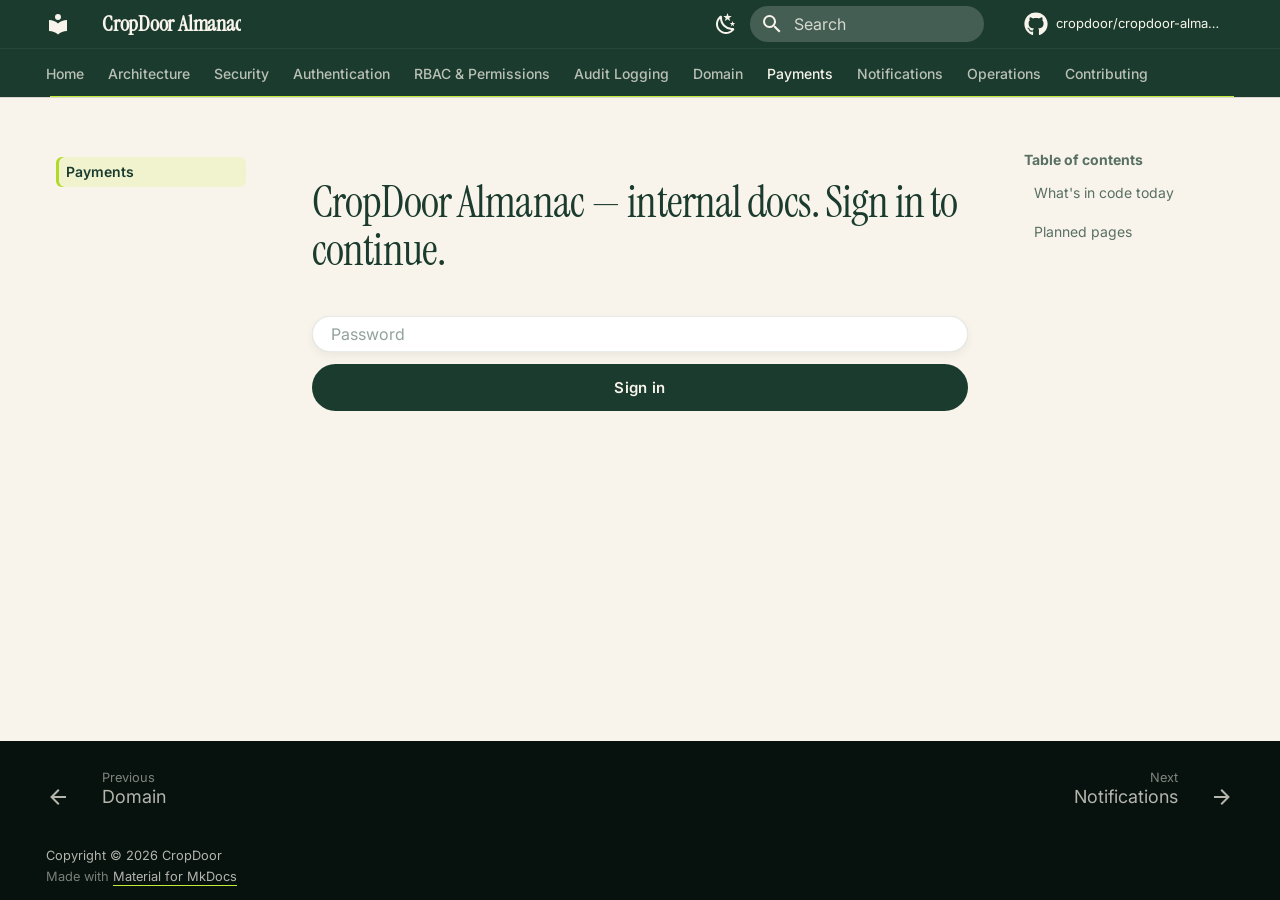
<file: payments/index.html>
<!doctype html>
<html lang="en" class="no-js">
  <head>
    
      <meta charset="utf-8">
      <meta name="viewport" content="width=device-width,initial-scale=1">
      
        <meta name="description" content="Architecture and reference docs for the CropDoor platform — the farm-to-buyer marketplace.">
      
      
        <meta name="author" content="CropDoor Team">
      
      
        <link rel="canonical" href="https://almanac.cropdoor.com/payments/">
      
      
        <link rel="prev" href="../domain/">
      
      
        <link rel="next" href="../notifications/">
      
      
        
      
      
      <link rel="icon" href="../assets/images/favicon.png">
      <meta name="generator" content="mkdocs-1.6.1, mkdocs-material-9.7.6">
    
    
      
        <title>Payments - CropDoor Almanac</title>
      
    
    
      <link rel="stylesheet" href="../assets/stylesheets/main.484c7ddc.min.css">
      
        
        <link rel="stylesheet" href="../assets/stylesheets/palette.ab4e12ef.min.css">
      
      


    
    
      
    
    
      
        
        
        <link rel="preconnect" href="https://fonts.gstatic.com" crossorigin>
        <link rel="stylesheet" href="https://fonts.googleapis.com/css?family=Inter:300,300i,400,400i,700,700i%7CJetBrains+Mono:400,400i,700,700i&display=fallback">
        <style>:root{--md-text-font:"Inter";--md-code-font:"JetBrains Mono"}</style>
      
    
    
      <link rel="stylesheet" href="../stylesheets/extra.css">
    
    <script>__md_scope=new URL("..",location),__md_hash=e=>[...e].reduce(((e,_)=>(e<<5)-e+_.charCodeAt(0)),0),__md_get=(e,_=localStorage,t=__md_scope)=>JSON.parse(_.getItem(t.pathname+"."+e)),__md_set=(e,_,t=localStorage,a=__md_scope)=>{try{t.setItem(a.pathname+"."+e,JSON.stringify(_))}catch(e){}}</script>
    
      

    
    
  </head>
  
  
    
    
      
    
    
    
    
    <body dir="ltr" data-md-color-scheme="default" data-md-color-primary="custom" data-md-color-accent="custom">
  
    
    <input class="md-toggle" data-md-toggle="drawer" type="checkbox" id="__drawer" autocomplete="off">
    <input class="md-toggle" data-md-toggle="search" type="checkbox" id="__search" autocomplete="off">
    <label class="md-overlay" for="__drawer"></label>
    <div data-md-component="skip">
      
        
        <a href="#payments" class="md-skip">
          Skip to content
        </a>
      
    </div>
    <div data-md-component="announce">
      
    </div>
    
    
      

  

<header class="md-header md-header--shadow md-header--lifted" data-md-component="header">
  <nav class="md-header__inner md-grid" aria-label="Header">
    <a href=".." title="CropDoor Almanac" class="md-header__button md-logo" aria-label="CropDoor Almanac" data-md-component="logo">
      
  
  <svg xmlns="http://www.w3.org/2000/svg" viewBox="0 0 24 24"><path d="M12 8a3 3 0 0 0 3-3 3 3 0 0 0-3-3 3 3 0 0 0-3 3 3 3 0 0 0 3 3m0 3.54C9.64 9.35 6.5 8 3 8v11c3.5 0 6.64 1.35 9 3.54 2.36-2.19 5.5-3.54 9-3.54V8c-3.5 0-6.64 1.35-9 3.54"/></svg>

    </a>
    <label class="md-header__button md-icon" for="__drawer">
      
      <svg xmlns="http://www.w3.org/2000/svg" viewBox="0 0 24 24"><path d="M3 6h18v2H3zm0 5h18v2H3zm0 5h18v2H3z"/></svg>
    </label>
    <div class="md-header__title" data-md-component="header-title">
      <div class="md-header__ellipsis">
        <div class="md-header__topic">
          <span class="md-ellipsis">
            CropDoor Almanac
          </span>
        </div>
        <div class="md-header__topic" data-md-component="header-topic">
          <span class="md-ellipsis">
            
              Payments
            
          </span>
        </div>
      </div>
    </div>
    
      
        <form class="md-header__option" data-md-component="palette">
  
    
    
    
    <input class="md-option" data-md-color-media="(prefers-color-scheme: light)" data-md-color-scheme="default" data-md-color-primary="custom" data-md-color-accent="custom"  aria-label="Switch to dark mode"  type="radio" name="__palette" id="__palette_0">
    
      <label class="md-header__button md-icon" title="Switch to dark mode" for="__palette_1" hidden>
        <svg xmlns="http://www.w3.org/2000/svg" viewBox="0 0 24 24"><path d="m17.75 4.09-2.53 1.94.91 3.06-2.63-1.81-2.63 1.81.91-3.06-2.53-1.94L12.44 4l1.06-3 1.06 3zm3.5 6.91-1.64 1.25.59 1.98-1.7-1.17-1.7 1.17.59-1.98L15.75 11l2.06-.05L18.5 9l.69 1.95zm-2.28 4.95c.83-.08 1.72 1.1 1.19 1.85-.32.45-.66.87-1.08 1.27C15.17 23 8.84 23 4.94 19.07c-3.91-3.9-3.91-10.24 0-14.14.4-.4.82-.76 1.27-1.08.75-.53 1.93.36 1.85 1.19-.27 2.86.69 5.83 2.89 8.02a9.96 9.96 0 0 0 8.02 2.89m-1.64 2.02a12.08 12.08 0 0 1-7.8-3.47c-2.17-2.19-3.33-5-3.49-7.82-2.81 3.14-2.7 7.96.31 10.98 3.02 3.01 7.84 3.12 10.98.31"/></svg>
      </label>
    
  
    
    
    
    <input class="md-option" data-md-color-media="(prefers-color-scheme: dark)" data-md-color-scheme="slate" data-md-color-primary="custom" data-md-color-accent="custom"  aria-label="Switch to light mode"  type="radio" name="__palette" id="__palette_1">
    
      <label class="md-header__button md-icon" title="Switch to light mode" for="__palette_0" hidden>
        <svg xmlns="http://www.w3.org/2000/svg" viewBox="0 0 24 24"><path d="M12 7a5 5 0 0 1 5 5 5 5 0 0 1-5 5 5 5 0 0 1-5-5 5 5 0 0 1 5-5m0 2a3 3 0 0 0-3 3 3 3 0 0 0 3 3 3 3 0 0 0 3-3 3 3 0 0 0-3-3m0-7 2.39 3.42C13.65 5.15 12.84 5 12 5s-1.65.15-2.39.42zM3.34 7l4.16-.35A7.2 7.2 0 0 0 5.94 8.5c-.44.74-.69 1.5-.83 2.29zm.02 10 1.76-3.77a7.131 7.131 0 0 0 2.38 4.14zM20.65 7l-1.77 3.79a7.02 7.02 0 0 0-2.38-4.15zm-.01 10-4.14.36c.59-.51 1.12-1.14 1.54-1.86.42-.73.69-1.5.83-2.29zM12 22l-2.41-3.44c.74.27 1.55.44 2.41.44.82 0 1.63-.17 2.37-.44z"/></svg>
      </label>
    
  
</form>
      
    
    
      <script>var palette=__md_get("__palette");if(palette&&palette.color){if("(prefers-color-scheme)"===palette.color.media){var media=matchMedia("(prefers-color-scheme: light)"),input=document.querySelector(media.matches?"[data-md-color-media='(prefers-color-scheme: light)']":"[data-md-color-media='(prefers-color-scheme: dark)']");palette.color.media=input.getAttribute("data-md-color-media"),palette.color.scheme=input.getAttribute("data-md-color-scheme"),palette.color.primary=input.getAttribute("data-md-color-primary"),palette.color.accent=input.getAttribute("data-md-color-accent")}for(var[key,value]of Object.entries(palette.color))document.body.setAttribute("data-md-color-"+key,value)}</script>
    
    
    
      
      
        <label class="md-header__button md-icon" for="__search">
          
          <svg xmlns="http://www.w3.org/2000/svg" viewBox="0 0 24 24"><path d="M9.5 3A6.5 6.5 0 0 1 16 9.5c0 1.61-.59 3.09-1.56 4.23l.27.27h.79l5 5-1.5 1.5-5-5v-.79l-.27-.27A6.52 6.52 0 0 1 9.5 16 6.5 6.5 0 0 1 3 9.5 6.5 6.5 0 0 1 9.5 3m0 2C7 5 5 7 5 9.5S7 14 9.5 14 14 12 14 9.5 12 5 9.5 5"/></svg>
        </label>
        <div class="md-search" data-md-component="search" role="dialog">
  <label class="md-search__overlay" for="__search"></label>
  <div class="md-search__inner" role="search">
    <form class="md-search__form" name="search">
      <input type="text" class="md-search__input" name="query" aria-label="Search" placeholder="Search" autocapitalize="off" autocorrect="off" autocomplete="off" spellcheck="false" data-md-component="search-query" required>
      <label class="md-search__icon md-icon" for="__search">
        
        <svg xmlns="http://www.w3.org/2000/svg" viewBox="0 0 24 24"><path d="M9.5 3A6.5 6.5 0 0 1 16 9.5c0 1.61-.59 3.09-1.56 4.23l.27.27h.79l5 5-1.5 1.5-5-5v-.79l-.27-.27A6.52 6.52 0 0 1 9.5 16 6.5 6.5 0 0 1 3 9.5 6.5 6.5 0 0 1 9.5 3m0 2C7 5 5 7 5 9.5S7 14 9.5 14 14 12 14 9.5 12 5 9.5 5"/></svg>
        
        <svg xmlns="http://www.w3.org/2000/svg" viewBox="0 0 24 24"><path d="M20 11v2H8l5.5 5.5-1.42 1.42L4.16 12l7.92-7.92L13.5 5.5 8 11z"/></svg>
      </label>
      <nav class="md-search__options" aria-label="Search">
        
          <a href="javascript:void(0)" class="md-search__icon md-icon" title="Share" aria-label="Share" data-clipboard data-clipboard-text="" data-md-component="search-share" tabindex="-1">
            
            <svg xmlns="http://www.w3.org/2000/svg" viewBox="0 0 24 24"><path d="M18 16.08c-.76 0-1.44.3-1.96.77L8.91 12.7c.05-.23.09-.46.09-.7s-.04-.47-.09-.7l7.05-4.11c.54.5 1.25.81 2.04.81a3 3 0 0 0 3-3 3 3 0 0 0-3-3 3 3 0 0 0-3 3c0 .24.04.47.09.7L8.04 9.81C7.5 9.31 6.79 9 6 9a3 3 0 0 0-3 3 3 3 0 0 0 3 3c.79 0 1.5-.31 2.04-.81l7.12 4.15c-.05.21-.08.43-.08.66 0 1.61 1.31 2.91 2.92 2.91s2.92-1.3 2.92-2.91A2.92 2.92 0 0 0 18 16.08"/></svg>
          </a>
        
        <button type="reset" class="md-search__icon md-icon" title="Clear" aria-label="Clear" tabindex="-1">
          
          <svg xmlns="http://www.w3.org/2000/svg" viewBox="0 0 24 24"><path d="M19 6.41 17.59 5 12 10.59 6.41 5 5 6.41 10.59 12 5 17.59 6.41 19 12 13.41 17.59 19 19 17.59 13.41 12z"/></svg>
        </button>
      </nav>
      
        <div class="md-search__suggest" data-md-component="search-suggest"></div>
      
    </form>
    <div class="md-search__output">
      <div class="md-search__scrollwrap" tabindex="0" data-md-scrollfix>
        <div class="md-search-result" data-md-component="search-result">
          <div class="md-search-result__meta">
            Initializing search
          </div>
          <ol class="md-search-result__list" role="presentation"></ol>
        </div>
      </div>
    </div>
  </div>
</div>
      
    
    
      <div class="md-header__source">
        <a href="https://github.com/cropdoor/cropdoor-almanac" title="Go to repository" class="md-source" data-md-component="source">
  <div class="md-source__icon md-icon">
    
    <svg xmlns="http://www.w3.org/2000/svg" viewBox="0 0 512 512"><!--! Font Awesome Free 7.1.0 by @fontawesome - https://fontawesome.com License - https://fontawesome.com/license/free (Icons: CC BY 4.0, Fonts: SIL OFL 1.1, Code: MIT License) Copyright 2025 Fonticons, Inc.--><path d="M173.9 397.4c0 2-2.3 3.6-5.2 3.6-3.3.3-5.6-1.3-5.6-3.6 0-2 2.3-3.6 5.2-3.6 3-.3 5.6 1.3 5.6 3.6m-31.1-4.5c-.7 2 1.3 4.3 4.3 4.9 2.6 1 5.6 0 6.2-2s-1.3-4.3-4.3-5.2c-2.6-.7-5.5.3-6.2 2.3m44.2-1.7c-2.9.7-4.9 2.6-4.6 4.9.3 2 2.9 3.3 5.9 2.6 2.9-.7 4.9-2.6 4.6-4.6-.3-1.9-3-3.2-5.9-2.9M252.8 8C114.1 8 8 113.3 8 252c0 110.9 69.8 205.8 169.5 239.2 12.8 2.3 17.3-5.6 17.3-12.1 0-6.2-.3-40.4-.3-61.4 0 0-70 15-84.7-29.8 0 0-11.4-29.1-27.8-36.6 0 0-22.9-15.7 1.6-15.4 0 0 24.9 2 38.6 25.8 21.9 38.6 58.6 27.5 72.9 20.9 2.3-16 8.8-27.1 16-33.7-55.9-6.2-112.3-14.3-112.3-110.5 0-27.5 7.6-41.3 23.6-58.9-2.6-6.5-11.1-33.3 2.6-67.9 20.9-6.5 69 27 69 27 20-5.6 41.5-8.5 62.8-8.5s42.8 2.9 62.8 8.5c0 0 48.1-33.6 69-27 13.7 34.7 5.2 61.4 2.6 67.9 16 17.7 25.8 31.5 25.8 58.9 0 96.5-58.9 104.2-114.8 110.5 9.2 7.9 17 22.9 17 46.4 0 33.7-.3 75.4-.3 83.6 0 6.5 4.6 14.4 17.3 12.1C436.2 457.8 504 362.9 504 252 504 113.3 391.5 8 252.8 8M105.2 352.9c-1.3 1-1 3.3.7 5.2 1.6 1.6 3.9 2.3 5.2 1 1.3-1 1-3.3-.7-5.2-1.6-1.6-3.9-2.3-5.2-1m-10.8-8.1c-.7 1.3.3 2.9 2.3 3.9 1.6 1 3.6.7 4.3-.7.7-1.3-.3-2.9-2.3-3.9-2-.6-3.6-.3-4.3.7m32.4 35.6c-1.6 1.3-1 4.3 1.3 6.2 2.3 2.3 5.2 2.6 6.5 1 1.3-1.3.7-4.3-1.3-6.2-2.2-2.3-5.2-2.6-6.5-1m-11.4-14.7c-1.6 1-1.6 3.6 0 5.9s4.3 3.3 5.6 2.3c1.6-1.3 1.6-3.9 0-6.2-1.4-2.3-4-3.3-5.6-2"/></svg>
  </div>
  <div class="md-source__repository">
    cropdoor/cropdoor-almanac
  </div>
</a>
      </div>
    
  </nav>
  
    
      
<nav class="md-tabs" aria-label="Tabs" data-md-component="tabs">
  <div class="md-grid">
    <ul class="md-tabs__list">
      
        
  
  
  
  
    <li class="md-tabs__item">
      <a href=".." class="md-tabs__link">
        
  
  
    
  
  Home

      </a>
    </li>
  

      
        
  
  
  
  
    
    
      <li class="md-tabs__item">
        <a href="../architecture/" class="md-tabs__link">
          
  
  
    
  
  Architecture

        </a>
      </li>
    
  

      
        
  
  
  
  
    
    
      <li class="md-tabs__item">
        <a href="../security/" class="md-tabs__link">
          
  
  
    
  
  Security

        </a>
      </li>
    
  

      
        
  
  
  
  
    
    
      <li class="md-tabs__item">
        <a href="../auth/" class="md-tabs__link">
          
  
  
    
  
  Authentication

        </a>
      </li>
    
  

      
        
  
  
  
  
    
    
      <li class="md-tabs__item">
        <a href="../rbac/" class="md-tabs__link">
          
  
  
    
  
  RBAC & Permissions

        </a>
      </li>
    
  

      
        
  
  
  
  
    
    
      <li class="md-tabs__item">
        <a href="../audit/" class="md-tabs__link">
          
  
  
    
  
  Audit Logging

        </a>
      </li>
    
  

      
        
  
  
  
  
    
    
      <li class="md-tabs__item">
        <a href="../domain/" class="md-tabs__link">
          
  
  
    
  
  Domain

        </a>
      </li>
    
  

      
        
  
  
  
    
  
  
    
    
      <li class="md-tabs__item md-tabs__item--active">
        <a href="./" class="md-tabs__link">
          
  
  
    
  
  Payments

        </a>
      </li>
    
  

      
        
  
  
  
  
    
    
      <li class="md-tabs__item">
        <a href="../notifications/" class="md-tabs__link">
          
  
  
    
  
  Notifications

        </a>
      </li>
    
  

      
        
  
  
  
  
    
    
      <li class="md-tabs__item">
        <a href="../operations/" class="md-tabs__link">
          
  
  
    
  
  Operations

        </a>
      </li>
    
  

      
        
  
  
  
  
    
    
      <li class="md-tabs__item">
        <a href="../contributing/" class="md-tabs__link">
          
  
  
    
  
  Contributing

        </a>
      </li>
    
  

      
    </ul>
  </div>
</nav>
    
  
</header>
    
    <div class="md-container" data-md-component="container">
      
      
        
      
      <main class="md-main" data-md-component="main">
        <div class="md-main__inner md-grid">
          
            
              
              <div class="md-sidebar md-sidebar--primary" data-md-component="sidebar" data-md-type="navigation" >
                <div class="md-sidebar__scrollwrap">
                  <div class="md-sidebar__inner">
                    


  


<nav class="md-nav md-nav--primary md-nav--lifted" aria-label="Navigation" data-md-level="0">
  <label class="md-nav__title" for="__drawer">
    <a href=".." title="CropDoor Almanac" class="md-nav__button md-logo" aria-label="CropDoor Almanac" data-md-component="logo">
      
  
  <svg xmlns="http://www.w3.org/2000/svg" viewBox="0 0 24 24"><path d="M12 8a3 3 0 0 0 3-3 3 3 0 0 0-3-3 3 3 0 0 0-3 3 3 3 0 0 0 3 3m0 3.54C9.64 9.35 6.5 8 3 8v11c3.5 0 6.64 1.35 9 3.54 2.36-2.19 5.5-3.54 9-3.54V8c-3.5 0-6.64 1.35-9 3.54"/></svg>

    </a>
    CropDoor Almanac
  </label>
  
    <div class="md-nav__source">
      <a href="https://github.com/cropdoor/cropdoor-almanac" title="Go to repository" class="md-source" data-md-component="source">
  <div class="md-source__icon md-icon">
    
    <svg xmlns="http://www.w3.org/2000/svg" viewBox="0 0 512 512"><!--! Font Awesome Free 7.1.0 by @fontawesome - https://fontawesome.com License - https://fontawesome.com/license/free (Icons: CC BY 4.0, Fonts: SIL OFL 1.1, Code: MIT License) Copyright 2025 Fonticons, Inc.--><path d="M173.9 397.4c0 2-2.3 3.6-5.2 3.6-3.3.3-5.6-1.3-5.6-3.6 0-2 2.3-3.6 5.2-3.6 3-.3 5.6 1.3 5.6 3.6m-31.1-4.5c-.7 2 1.3 4.3 4.3 4.9 2.6 1 5.6 0 6.2-2s-1.3-4.3-4.3-5.2c-2.6-.7-5.5.3-6.2 2.3m44.2-1.7c-2.9.7-4.9 2.6-4.6 4.9.3 2 2.9 3.3 5.9 2.6 2.9-.7 4.9-2.6 4.6-4.6-.3-1.9-3-3.2-5.9-2.9M252.8 8C114.1 8 8 113.3 8 252c0 110.9 69.8 205.8 169.5 239.2 12.8 2.3 17.3-5.6 17.3-12.1 0-6.2-.3-40.4-.3-61.4 0 0-70 15-84.7-29.8 0 0-11.4-29.1-27.8-36.6 0 0-22.9-15.7 1.6-15.4 0 0 24.9 2 38.6 25.8 21.9 38.6 58.6 27.5 72.9 20.9 2.3-16 8.8-27.1 16-33.7-55.9-6.2-112.3-14.3-112.3-110.5 0-27.5 7.6-41.3 23.6-58.9-2.6-6.5-11.1-33.3 2.6-67.9 20.9-6.5 69 27 69 27 20-5.6 41.5-8.5 62.8-8.5s42.8 2.9 62.8 8.5c0 0 48.1-33.6 69-27 13.7 34.7 5.2 61.4 2.6 67.9 16 17.7 25.8 31.5 25.8 58.9 0 96.5-58.9 104.2-114.8 110.5 9.2 7.9 17 22.9 17 46.4 0 33.7-.3 75.4-.3 83.6 0 6.5 4.6 14.4 17.3 12.1C436.2 457.8 504 362.9 504 252 504 113.3 391.5 8 252.8 8M105.2 352.9c-1.3 1-1 3.3.7 5.2 1.6 1.6 3.9 2.3 5.2 1 1.3-1 1-3.3-.7-5.2-1.6-1.6-3.9-2.3-5.2-1m-10.8-8.1c-.7 1.3.3 2.9 2.3 3.9 1.6 1 3.6.7 4.3-.7.7-1.3-.3-2.9-2.3-3.9-2-.6-3.6-.3-4.3.7m32.4 35.6c-1.6 1.3-1 4.3 1.3 6.2 2.3 2.3 5.2 2.6 6.5 1 1.3-1.3.7-4.3-1.3-6.2-2.2-2.3-5.2-2.6-6.5-1m-11.4-14.7c-1.6 1-1.6 3.6 0 5.9s4.3 3.3 5.6 2.3c1.6-1.3 1.6-3.9 0-6.2-1.4-2.3-4-3.3-5.6-2"/></svg>
  </div>
  <div class="md-source__repository">
    cropdoor/cropdoor-almanac
  </div>
</a>
    </div>
  
  <ul class="md-nav__list" data-md-scrollfix>
    
      
      
  
  
  
  
    <li class="md-nav__item">
      <a href=".." class="md-nav__link">
        
  
  
  <span class="md-ellipsis">
    
  
    Home
  

    
  </span>
  
    
  
  
    <span class="md-status md-status--encrypted"></span>
  

  
  

      </a>
    </li>
  

    
      
      
  
  
  
  
    
    
      
        
          
        
      
    
    
    
      
      
        
      
    
    
    <li class="md-nav__item md-nav__item--nested">
      
        
        
        <input class="md-nav__toggle md-toggle " type="checkbox" id="__nav_2" >
        
          
          <div class="md-nav__link md-nav__container">
            <a href="../architecture/" class="md-nav__link ">
              
  
  
  <span class="md-ellipsis">
    
  
    Architecture
  

    
  </span>
  
  

            </a>
            
          </div>
        
        <nav class="md-nav" data-md-level="1" aria-labelledby="__nav_2_label" aria-expanded="false">
          <label class="md-nav__title" for="__nav_2">
            <span class="md-nav__icon md-icon"></span>
            
  
    Architecture
  

          </label>
          <ul class="md-nav__list" data-md-scrollfix>
            
              
            
          </ul>
        </nav>
      
    </li>
  

    
      
      
  
  
  
  
    
    
      
        
          
        
      
    
    
    
      
      
        
      
    
    
    <li class="md-nav__item md-nav__item--nested">
      
        
        
        <input class="md-nav__toggle md-toggle " type="checkbox" id="__nav_3" >
        
          
          <div class="md-nav__link md-nav__container">
            <a href="../security/" class="md-nav__link ">
              
  
  
  <span class="md-ellipsis">
    
  
    Security
  

    
  </span>
  
  

            </a>
            
          </div>
        
        <nav class="md-nav" data-md-level="1" aria-labelledby="__nav_3_label" aria-expanded="false">
          <label class="md-nav__title" for="__nav_3">
            <span class="md-nav__icon md-icon"></span>
            
  
    Security
  

          </label>
          <ul class="md-nav__list" data-md-scrollfix>
            
              
            
          </ul>
        </nav>
      
    </li>
  

    
      
      
  
  
  
  
    
    
      
        
          
        
      
    
    
    
      
      
        
      
    
    
    <li class="md-nav__item md-nav__item--nested">
      
        
        
        <input class="md-nav__toggle md-toggle " type="checkbox" id="__nav_4" >
        
          
          <div class="md-nav__link md-nav__container">
            <a href="../auth/" class="md-nav__link ">
              
  
  
  <span class="md-ellipsis">
    
  
    Authentication
  

    
  </span>
  
  

            </a>
            
          </div>
        
        <nav class="md-nav" data-md-level="1" aria-labelledby="__nav_4_label" aria-expanded="false">
          <label class="md-nav__title" for="__nav_4">
            <span class="md-nav__icon md-icon"></span>
            
  
    Authentication
  

          </label>
          <ul class="md-nav__list" data-md-scrollfix>
            
              
            
          </ul>
        </nav>
      
    </li>
  

    
      
      
  
  
  
  
    
    
      
        
          
        
      
    
    
    
      
      
        
      
    
    
    <li class="md-nav__item md-nav__item--nested">
      
        
        
        <input class="md-nav__toggle md-toggle " type="checkbox" id="__nav_5" >
        
          
          <div class="md-nav__link md-nav__container">
            <a href="../rbac/" class="md-nav__link ">
              
  
  
  <span class="md-ellipsis">
    
  
    RBAC & Permissions
  

    
  </span>
  
  

            </a>
            
          </div>
        
        <nav class="md-nav" data-md-level="1" aria-labelledby="__nav_5_label" aria-expanded="false">
          <label class="md-nav__title" for="__nav_5">
            <span class="md-nav__icon md-icon"></span>
            
  
    RBAC & Permissions
  

          </label>
          <ul class="md-nav__list" data-md-scrollfix>
            
              
            
          </ul>
        </nav>
      
    </li>
  

    
      
      
  
  
  
  
    
    
      
        
          
        
      
    
    
    
      
      
        
      
    
    
    <li class="md-nav__item md-nav__item--nested">
      
        
        
        <input class="md-nav__toggle md-toggle " type="checkbox" id="__nav_6" >
        
          
          <div class="md-nav__link md-nav__container">
            <a href="../audit/" class="md-nav__link ">
              
  
  
  <span class="md-ellipsis">
    
  
    Audit Logging
  

    
  </span>
  
  

            </a>
            
          </div>
        
        <nav class="md-nav" data-md-level="1" aria-labelledby="__nav_6_label" aria-expanded="false">
          <label class="md-nav__title" for="__nav_6">
            <span class="md-nav__icon md-icon"></span>
            
  
    Audit Logging
  

          </label>
          <ul class="md-nav__list" data-md-scrollfix>
            
              
            
          </ul>
        </nav>
      
    </li>
  

    
      
      
  
  
  
  
    
    
      
        
          
        
      
    
    
    
      
      
        
      
    
    
    <li class="md-nav__item md-nav__item--nested">
      
        
        
        <input class="md-nav__toggle md-toggle " type="checkbox" id="__nav_7" >
        
          
          <div class="md-nav__link md-nav__container">
            <a href="../domain/" class="md-nav__link ">
              
  
  
  <span class="md-ellipsis">
    
  
    Domain
  

    
  </span>
  
  

            </a>
            
          </div>
        
        <nav class="md-nav" data-md-level="1" aria-labelledby="__nav_7_label" aria-expanded="false">
          <label class="md-nav__title" for="__nav_7">
            <span class="md-nav__icon md-icon"></span>
            
  
    Domain
  

          </label>
          <ul class="md-nav__list" data-md-scrollfix>
            
              
            
          </ul>
        </nav>
      
    </li>
  

    
      
      
  
  
    
  
  
  
    
    
      
        
          
        
      
    
    
    
      
        
        
      
      
        
      
    
    
    <li class="md-nav__item md-nav__item--active md-nav__item--section md-nav__item--nested">
      
        
        
        <input class="md-nav__toggle md-toggle " type="checkbox" id="__nav_8" checked>
        
          
          <div class="md-nav__link md-nav__container">
            <a href="./" class="md-nav__link md-nav__link--active">
              
  
  
  <span class="md-ellipsis">
    
  
    Payments
  

    
  </span>
  
  

            </a>
            
          </div>
        
        <nav class="md-nav" data-md-level="1" aria-labelledby="__nav_8_label" aria-expanded="true">
          <label class="md-nav__title" for="__nav_8">
            <span class="md-nav__icon md-icon"></span>
            
  
    Payments
  

          </label>
          <ul class="md-nav__list" data-md-scrollfix>
            
              
            
          </ul>
        </nav>
      
    </li>
  

    
      
      
  
  
  
  
    
    
      
        
          
        
      
    
    
    
      
      
        
      
    
    
    <li class="md-nav__item md-nav__item--nested">
      
        
        
        <input class="md-nav__toggle md-toggle " type="checkbox" id="__nav_9" >
        
          
          <div class="md-nav__link md-nav__container">
            <a href="../notifications/" class="md-nav__link ">
              
  
  
  <span class="md-ellipsis">
    
  
    Notifications
  

    
  </span>
  
  

            </a>
            
          </div>
        
        <nav class="md-nav" data-md-level="1" aria-labelledby="__nav_9_label" aria-expanded="false">
          <label class="md-nav__title" for="__nav_9">
            <span class="md-nav__icon md-icon"></span>
            
  
    Notifications
  

          </label>
          <ul class="md-nav__list" data-md-scrollfix>
            
              
            
          </ul>
        </nav>
      
    </li>
  

    
      
      
  
  
  
  
    
    
      
        
          
        
      
    
    
    
      
      
        
      
    
    
    <li class="md-nav__item md-nav__item--nested">
      
        
        
        <input class="md-nav__toggle md-toggle " type="checkbox" id="__nav_10" >
        
          
          <div class="md-nav__link md-nav__container">
            <a href="../operations/" class="md-nav__link ">
              
  
  
  <span class="md-ellipsis">
    
  
    Operations
  

    
  </span>
  
  

            </a>
            
          </div>
        
        <nav class="md-nav" data-md-level="1" aria-labelledby="__nav_10_label" aria-expanded="false">
          <label class="md-nav__title" for="__nav_10">
            <span class="md-nav__icon md-icon"></span>
            
  
    Operations
  

          </label>
          <ul class="md-nav__list" data-md-scrollfix>
            
              
            
          </ul>
        </nav>
      
    </li>
  

    
      
      
  
  
  
  
    
    
      
        
          
        
      
    
    
    
      
      
        
      
    
    
    <li class="md-nav__item md-nav__item--nested">
      
        
        
        <input class="md-nav__toggle md-toggle " type="checkbox" id="__nav_11" >
        
          
          <div class="md-nav__link md-nav__container">
            <a href="../contributing/" class="md-nav__link ">
              
  
  
  <span class="md-ellipsis">
    
  
    Contributing
  

    
  </span>
  
  

            </a>
            
          </div>
        
        <nav class="md-nav" data-md-level="1" aria-labelledby="__nav_11_label" aria-expanded="false">
          <label class="md-nav__title" for="__nav_11">
            <span class="md-nav__icon md-icon"></span>
            
  
    Contributing
  

          </label>
          <ul class="md-nav__list" data-md-scrollfix>
            
              
            
          </ul>
        </nav>
      
    </li>
  

    
  </ul>
</nav>
                  </div>
                </div>
              </div>
            
            
              
              <div class="md-sidebar md-sidebar--secondary" data-md-component="sidebar" data-md-type="toc" >
                <div class="md-sidebar__scrollwrap">
                  <div class="md-sidebar__inner">
                    

<nav class="md-nav md-nav--secondary" aria-label="Table of contents">
  
  
  
    
  
  
    <label class="md-nav__title" for="__toc">
      <span class="md-nav__icon md-icon"></span>
      Table of contents
    </label>
    <ul class="md-nav__list" data-md-component="toc" data-md-scrollfix>
      
        <li class="md-nav__item">
  <a href="#whats-in-code-today" class="md-nav__link">
    <span class="md-ellipsis">
      
        What's in code today
      
    </span>
  </a>
  
</li>
      
        <li class="md-nav__item">
  <a href="#planned-pages" class="md-nav__link">
    <span class="md-ellipsis">
      
        Planned pages
      
    </span>
  </a>
  
</li>
      
    </ul>
  
</nav>
                  </div>
                </div>
              </div>
            
          
          
            <div class="md-content" data-md-component="content">
              
              <article class="md-content__inner md-typeset">
                
                  


  
  


<div id="mkdocs-encrypted-content" style="display:none">V8AJt1e/dg/smdVZvx/guA==;grKgqQoYICd8sAkQT+6uSc4XJK1JcIrNqhHy4IR9XRnfqsiuokzRnIvQaURvCn0Lz80qCZovRPMo3UGBcS9bekyg64rVBp3PHa9v3Oy2SL2vjs+IIpSI3lIwBYBEimcK+zAySjjHUWLQStNu7wTivWM5FIQjRqTB/sMrRJHP13pLv8yO0wc5u9RTKY25PUECvz8JXzViOGyOEZlCCbz0WguyGVJA4w0lyxqg0pVxee+06g+U3WbuxzybJcXSxWlUJKhkQYhphn5Z6KLJMmp3v4aPrBAhDCq5nTgoeJx9UWHWAeubn8ar9/YCvBWArGAESCCnzIZ18OE5a7VGjEnk/9UMGYDB7jOoqB0t5sWjQSZ1bxr6ZOuiirIOSmCQXm8n/zA3CLYHCXRolo/OMu8UA7IAZ1KNYKm6xaP+/q97x3BMs9sXg23WRQ+elLGW0NZ18oqMz6BUGxUMUC0oSzHTIDu44p5qlaBuIfcC5A6Z45eRwYrVJo/F8JXeeWj2B9WQrUNf2QtpUrGzvxqKUOUgEJrLwQFNDnrFlqGvHB3qI8PuViagFW8WVj3Ywgri3ipkAs+uk13yBoZtmElR6nG00vYGse1eg/4BRcIlAmnYB1iFqrwrnKYum1EzKtOAph+6TQiknuF6EBAQ/Es+7iFchlD8y2QQh6rDSa7RIePuIC5peKNiLwS699exxQV96PRpnpH8jzXE/[base64]/nKzVaXzER1A9icbV5FPoThYT4F6+piRhRhk/nAcUox4vP+3+H9/GUablYt7nvMRU88rO1HBPA1VlPftveVFsI+bzAfDEbAGa+tq3EJDPJn/K42GcoZ91lEJHvufrgl+F+PmbcdGtYrfR6+Lev/7819SHy3Y0/CJPjVUG/uCY41Rqdhx3/NzC3/Dgi4Ohx1IBKwtppBVLh4b+xZ3L7sjodYe+w7GtoKypTOT+mH+WHTxn+CWsZc/TQEw2QBF2UAOgUQ+VwS75bqtCbLXH4vnzTuT1+gg/0EoB1bbALVy8TnfMavf5BLeWMAIAjkc7dmAD8tmZSbNY0gG4Ee1vlDTKiP5iCR/oTGk+5PSa76/H+64SAqUz03A52lzWVkOk06Ucml0ylJVPUocldWgKw+rbvbZdaLexU/[base64]/AZ7F+w0vwnGc6dmXlXGPna/+hNKjntejPyk4EJTYe8TAQsRDZiDmYnodgC8E4/0H0ing2l33TnZl53qKVB3G1YUDb64ec1rk5nkIqppW274O96m8vXlm2AyHfU2p/LmXhZUea3Ng9iD/Vj8yPrjaW8GkjqZg7TkFCkuYMQbvXamXqxokcw5zEoyfeZ9mcT2TcxP1hZPzqN4U6RwbFzQ4Yo1hDkEGX+ye8r5RLb/[base64]/r4UOcyPeWPdPay3uWr/qE9myDkZBKyKCi/9h9YdBmyAqWY2fjB90hkX/uOiIOKV1pTuDVRFHdw7IWIZpqjR3F9CD38SXrKtT3SE7XrkLiOrrIMqDFEVOJWkvY//BUg+u0/n8iCAEf7X9CuVgWn5eTHct6mbE3NyNc2csRVY3nlD81pRHFIjVPkAJXfmgF7O9X3kbT01jCMKuTNa3yhMl9yShV68Yt1tVY0eXqUeUY6SGjRdUPO3iJg4cK/dvq3sAKYWqRy3St0hlpKcUbxlIBCn5v1780tyXCTycKSiGVoD3o4rT0rX0UJwIyjab+BXt3YbHD9mV+1FbvxNA0a/DEJqLhOJGmYojo+FNu8LaDFWCpNQXTcJ7anpw9WP6fgMz+H5EetZW0IKd8sH4ItGaIfqHuNhTNCQKfZPim4MfGYASZB2uR6SNrfDVRqIgtom3sYj5s2Bw6FOod0HTY8kwhbOm4sx1Rqn/AUFkK3L53ClAFjSxFAvXBTMC9YxNkFfwanpPcoA/wJsYRoVXvLdNLIkFIlpGtR8Y43kF6d8cxBGLnnX8N2KNzFvxfljPIKDMVZBXX1R9sldXWU6oasYgbcIBjEvbjawdoUetQQEHOsM4DVFGLLXgLXl2EqCwdjl1reK419dsfp0nU7dd9uh2UxFd6PoCE+KbFLa/sxpCchWwmP9s8REUv/GSeWYIfdRUIQNUNXmZX+Kl/js2GxJNZ6i3HoKKuGQG/UHYc0imj+LQorON5cZ71aRr2jGNMnMvlZuFjHRtT3p5y3Tb6LvEsfmn9FEAFhJAFAh52E1gVXLS2VZbQaWlKQA20+SG9iTUd2hbxzZSfm53q97HoIDTxwJB44JbmOn6+lXiydCw3TC+tp0fBxiNHZcRTLt8FqLajFRNV8bHgUBUBqewj+dIw0X0cw+fnO23UeHQ/WM2h1HKnn+rVwV/[base64]/n5PFAtmjVXkOuoCUVZBkSOxNebearUqS+HWSlVxJwyuAonzwvnFsWrE9XH0MxqnQWYrB+RRx9B9JOGmrgxw1/GISDRcHgBp7h+PUUeX7TW0AIS1Nl9/37q4KlcO/XU4CvTBccY4bOhXfsbw79GPjk5AlOwxGCX8xKuWPwYZS42+Y+W/s2UACqGdg96iDAqdlZGF2RvHWkhzI0xi4NBC+/VPsbarGNIRujjSa0u8gCM8xjVmNnTxd6hqdyaC/4qdHE0ShdJkd+qIP8Jt7FZ/viultFlVLychUZYjTih97jQYaguBAE1ivs/F7tiKH2IzEvcltppZqkKTR6qBmzTWNSCaSE4kV15guCOciLgOQClpRwn0WfymCO/9IK96GyAKoY0S6Z7dBV+e9765oYy4uqIsSN4Om1YXIBFydXnyFifS8i+IG7zmnbMS/[base64]/MZ/VGbYP3/Gd5hFWZYMNHloGZibdo1H6mVYHULevYcfmVULRGJEoTuQ4WQ+Lalq/8azXn4OsnVl0hmNVJOtZ1eP8oRsTaf79TJECc2A/oXEvKptlZQnRYntnPAGw17Lxwjf/3ZD8JhAN5jyty7gQKh+c5YUOSNAvM41wU+ddLMITOEM+Z23jdrwj4S3CbHS2BvkiTGxomssaOp2XJcY/DeJZ/mBIklBOTnEMrBGZTZgiinlLKUZ9nGPryH+c0h9pfFjnFohasGgEFVXzfvVyqKiEexIHmnGZF5FQ2OBzcoq+HiTGzaPlYeClumnIUJ7IZ+sJ22y/QPQwf/shd72+Pw+GtUbPXdAIKiCS9AZEKYuNeUp3x1kPoubFQU+/2ZzRv1NwrmBMuGIkYi96j1u+ycn8N7LitpLZFmpI8Y+thLyEQd0cRbp08THOXlK350FckgI4GkpApn2Ep6YD7KgZgvuFzmdhlkrQ8oj/CgDu0PH89pzdAI+0OhWYhQQojkE2VshdFPPknrVFBw0nbRbZAPQF3RoksgTrn9bX+4Z8OCDc7EqUxDO44Nfdif56KkJKOnRlKTvDE4GZqxGlzLr05KfVFMWSAEyxmLYUmF62JXt/h21uKD/JdRyB3iRL5nEkDpLXlyOkxzTxiQ2idxPtpgG60wsyZCpa0XPrT30/cd9f8kNtVcsE34rDO8u5CfK45sCd18XzAI0s42QBW8K7TkjKblPipAdtsaMHeOBMdM4saousy/[base64]/4Wy+6ACIVAFz687qrNhD0o6Lzz1sOYxtWn+e0t2WNI4lkwCwZztkZHnS8wO2+4vcQ+OlwgaN0SNAp3/5rfTKVv5vq0k808qthyAe3vw4ZMwIDrCGFpzdvq7lSaO1QswAvidcPyphN/ujpiV7Katdm172FX5meI/koAPBT96xvISE3rKi5RCBix0VJPIIK2kzFdmXDPT+xRE760Jnfn0WCO94y+xjIipoCQRS1Jq8nVhoOdYYR5TewEn+IYANEcC4Su651wjqNqtt+a2vzdbEGXR40kga8OI1y2El5Jh3VrMQv1KNkz6ZR3m+8caAoRqKvybYOI0xnwcz/yUDI4AhBkDr2ZHAw5G14xm02xo2WnAywOXRGEc15TfUSGERwX6imMT2bwDOxeOek7KCU2L/dyKJhxNym4IFuUHyfGQao0946nLVTgAX7otVwokLoohXcqNWaBz/sNyk7SgnZO38zRfRCKYGFgA4NV1HNoomZdfCDDBqRemiOnetrz9OeqmuhwWxeDQ3aGjwZrCoqCo7JCOaMUjTMiBYreI3ohTa18=</div>
<div id="mkdocs-decrypted-content" style="display:none">
    <form id="mkdocs-decrypt-form" class="md-content__inner md-typeset">
        <h1>CropDoor Almanac — internal docs. Sign in to continue.</h1>
        
        <input class="md-input" type="password" id="mkdocs-content-password" placeholder="Password">
        <button class="md-button md-button--primary" id="mkdocs-decrypt-button">Sign in</button>
        <p id="mkdocs-decrypt-msg"></p>
    </form>
</div>

<script type="text/javascript">
var encryptcontent_id = "encryptcontent_1";
var encryptcontent_path = "payments/";
var decryption_failure_message = "Wrong password \u2014 try again.";
var encryptcontent_keystore = ["y1vrIB4Ytb7ymjk2QP3/fw==;VFZKtKoYtGkzBZCWBSsMXYDJS0Oxxw0sWeowjObhouk3OpFDa/Nzx5nbQp8iZu2YH0etCJV60FqfPVurltMSklOWcR3yfnujhXRivZxAfuS/ir7XDDloqVBcC/XZnh75;UgQCUtSVkw7mnWqKStOmrg=="];
var encryptcontent_obfuscate = 0;

const encryptcontent_event = new Event("encryptcontent_event");
var encryptcontent_done = false;
</script>
<script type="module">
if (!window.hasOwnProperty("init_decryptor")) {
    import("../assets/javascripts/decrypt-contents.js");
} else {
    init_decryptor();
}
</script>












                
              </article>
            </div>
          
          
  <script>var tabs=__md_get("__tabs");if(Array.isArray(tabs))e:for(var set of document.querySelectorAll(".tabbed-set")){var labels=set.querySelector(".tabbed-labels");for(var tab of tabs)for(var label of labels.getElementsByTagName("label"))if(label.innerText.trim()===tab){var input=document.getElementById(label.htmlFor);input.checked=!0;continue e}}</script>

<script>var target=document.getElementById(location.hash.slice(1));target&&target.name&&(target.checked=target.name.startsWith("__tabbed_"))</script>
        </div>
        
          <button type="button" class="md-top md-icon" data-md-component="top" hidden>
  
  <svg xmlns="http://www.w3.org/2000/svg" viewBox="0 0 24 24"><path d="M13 20h-2V8l-5.5 5.5-1.42-1.42L12 4.16l7.92 7.92-1.42 1.42L13 8z"/></svg>
  Back to top
</button>
        
      </main>
      
        <footer class="md-footer">
  
    
      
      <nav class="md-footer__inner md-grid" aria-label="Footer" >
        
          
          <a href="../domain/" class="md-footer__link md-footer__link--prev" aria-label="Previous: Domain">
            <div class="md-footer__button md-icon">
              
              <svg xmlns="http://www.w3.org/2000/svg" viewBox="0 0 24 24"><path d="M20 11v2H8l5.5 5.5-1.42 1.42L4.16 12l7.92-7.92L13.5 5.5 8 11z"/></svg>
            </div>
            <div class="md-footer__title">
              <span class="md-footer__direction">
                Previous
              </span>
              <div class="md-ellipsis">
                Domain
              </div>
            </div>
          </a>
        
        
          
          <a href="../notifications/" class="md-footer__link md-footer__link--next" aria-label="Next: Notifications">
            <div class="md-footer__title">
              <span class="md-footer__direction">
                Next
              </span>
              <div class="md-ellipsis">
                Notifications
              </div>
            </div>
            <div class="md-footer__button md-icon">
              
              <svg xmlns="http://www.w3.org/2000/svg" viewBox="0 0 24 24"><path d="M4 11v2h12l-5.5 5.5 1.42 1.42L19.84 12l-7.92-7.92L10.5 5.5 16 11z"/></svg>
            </div>
          </a>
        
      </nav>
    
  
  <div class="md-footer-meta md-typeset">
    <div class="md-footer-meta__inner md-grid">
      <div class="md-copyright">
  
    <div class="md-copyright__highlight">
      Copyright &copy; 2026 CropDoor
    </div>
  
  
    Made with
    <a href="https://squidfunk.github.io/mkdocs-material/" target="_blank" rel="noopener">
      Material for MkDocs
    </a>
  
</div>
      
    </div>
  </div>
</footer>
      
    </div>
    <div class="md-dialog" data-md-component="dialog">
      <div class="md-dialog__inner md-typeset"></div>
    </div>
    
      <div class="md-progress" data-md-component="progress" role="progressbar"></div>
    
    
    
      
      
      <script id="__config" type="application/json">{"annotate": null, "base": "..", "features": ["navigation.instant", "navigation.instant.progress", "navigation.tabs", "navigation.tabs.sticky", "navigation.sections", "navigation.indexes", "navigation.top", "navigation.tracking", "navigation.footer", "search.suggest", "search.highlight", "search.share", "content.code.copy", "content.code.annotate", "content.tabs.link", "content.tooltips", "toc.follow"], "search": "../assets/javascripts/workers/search.2c215733.min.js", "tags": null, "translations": {"clipboard.copied": "Copied to clipboard", "clipboard.copy": "Copy to clipboard", "search.result.more.one": "1 more on this page", "search.result.more.other": "# more on this page", "search.result.none": "No matching documents", "search.result.one": "1 matching document", "search.result.other": "# matching documents", "search.result.placeholder": "Type to start searching", "search.result.term.missing": "Missing", "select.version": "Select version"}, "version": null}</script>
    
    
      <script src="../assets/javascripts/bundle.79ae519e.min.js"></script>
      
    
  </body>
</html>
</file>
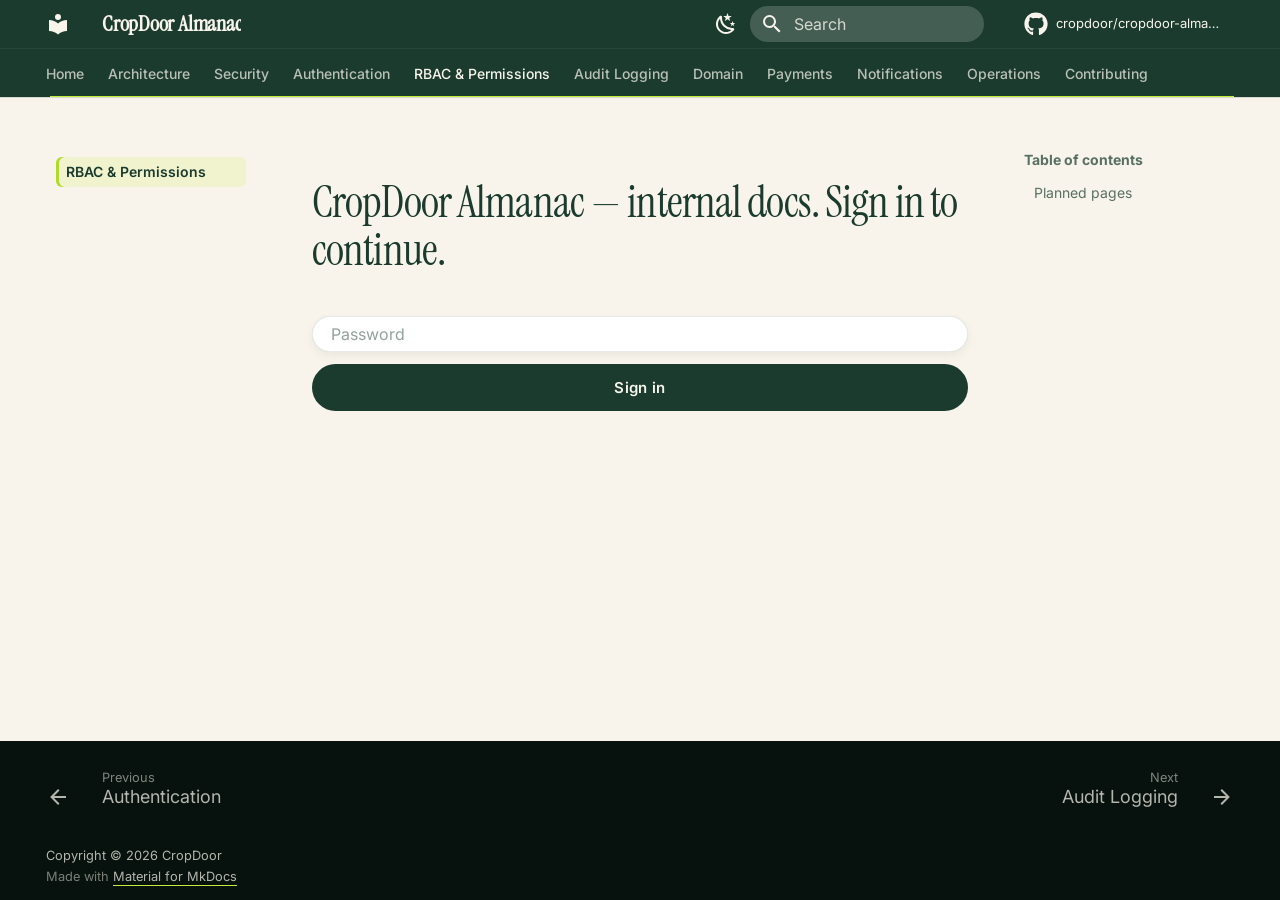
<file: rbac/index.html>
<!doctype html>
<html lang="en" class="no-js">
  <head>
    
      <meta charset="utf-8">
      <meta name="viewport" content="width=device-width,initial-scale=1">
      
        <meta name="description" content="Architecture and reference docs for the CropDoor platform — the farm-to-buyer marketplace.">
      
      
        <meta name="author" content="CropDoor Team">
      
      
        <link rel="canonical" href="https://almanac.cropdoor.com/rbac/">
      
      
        <link rel="prev" href="../auth/">
      
      
        <link rel="next" href="../audit/">
      
      
        
      
      
      <link rel="icon" href="../assets/images/favicon.png">
      <meta name="generator" content="mkdocs-1.6.1, mkdocs-material-9.7.6">
    
    
      
        <title>RBAC & Permissions - CropDoor Almanac</title>
      
    
    
      <link rel="stylesheet" href="../assets/stylesheets/main.484c7ddc.min.css">
      
        
        <link rel="stylesheet" href="../assets/stylesheets/palette.ab4e12ef.min.css">
      
      


    
    
      
    
    
      
        
        
        <link rel="preconnect" href="https://fonts.gstatic.com" crossorigin>
        <link rel="stylesheet" href="https://fonts.googleapis.com/css?family=Inter:300,300i,400,400i,700,700i%7CJetBrains+Mono:400,400i,700,700i&display=fallback">
        <style>:root{--md-text-font:"Inter";--md-code-font:"JetBrains Mono"}</style>
      
    
    
      <link rel="stylesheet" href="../stylesheets/extra.css">
    
    <script>__md_scope=new URL("..",location),__md_hash=e=>[...e].reduce(((e,_)=>(e<<5)-e+_.charCodeAt(0)),0),__md_get=(e,_=localStorage,t=__md_scope)=>JSON.parse(_.getItem(t.pathname+"."+e)),__md_set=(e,_,t=localStorage,a=__md_scope)=>{try{t.setItem(a.pathname+"."+e,JSON.stringify(_))}catch(e){}}</script>
    
      

    
    
  </head>
  
  
    
    
      
    
    
    
    
    <body dir="ltr" data-md-color-scheme="default" data-md-color-primary="custom" data-md-color-accent="custom">
  
    
    <input class="md-toggle" data-md-toggle="drawer" type="checkbox" id="__drawer" autocomplete="off">
    <input class="md-toggle" data-md-toggle="search" type="checkbox" id="__search" autocomplete="off">
    <label class="md-overlay" for="__drawer"></label>
    <div data-md-component="skip">
      
        
        <a href="#rbac-permissions" class="md-skip">
          Skip to content
        </a>
      
    </div>
    <div data-md-component="announce">
      
    </div>
    
    
      

  

<header class="md-header md-header--shadow md-header--lifted" data-md-component="header">
  <nav class="md-header__inner md-grid" aria-label="Header">
    <a href=".." title="CropDoor Almanac" class="md-header__button md-logo" aria-label="CropDoor Almanac" data-md-component="logo">
      
  
  <svg xmlns="http://www.w3.org/2000/svg" viewBox="0 0 24 24"><path d="M12 8a3 3 0 0 0 3-3 3 3 0 0 0-3-3 3 3 0 0 0-3 3 3 3 0 0 0 3 3m0 3.54C9.64 9.35 6.5 8 3 8v11c3.5 0 6.64 1.35 9 3.54 2.36-2.19 5.5-3.54 9-3.54V8c-3.5 0-6.64 1.35-9 3.54"/></svg>

    </a>
    <label class="md-header__button md-icon" for="__drawer">
      
      <svg xmlns="http://www.w3.org/2000/svg" viewBox="0 0 24 24"><path d="M3 6h18v2H3zm0 5h18v2H3zm0 5h18v2H3z"/></svg>
    </label>
    <div class="md-header__title" data-md-component="header-title">
      <div class="md-header__ellipsis">
        <div class="md-header__topic">
          <span class="md-ellipsis">
            CropDoor Almanac
          </span>
        </div>
        <div class="md-header__topic" data-md-component="header-topic">
          <span class="md-ellipsis">
            
              RBAC &amp; Permissions
            
          </span>
        </div>
      </div>
    </div>
    
      
        <form class="md-header__option" data-md-component="palette">
  
    
    
    
    <input class="md-option" data-md-color-media="(prefers-color-scheme: light)" data-md-color-scheme="default" data-md-color-primary="custom" data-md-color-accent="custom"  aria-label="Switch to dark mode"  type="radio" name="__palette" id="__palette_0">
    
      <label class="md-header__button md-icon" title="Switch to dark mode" for="__palette_1" hidden>
        <svg xmlns="http://www.w3.org/2000/svg" viewBox="0 0 24 24"><path d="m17.75 4.09-2.53 1.94.91 3.06-2.63-1.81-2.63 1.81.91-3.06-2.53-1.94L12.44 4l1.06-3 1.06 3zm3.5 6.91-1.64 1.25.59 1.98-1.7-1.17-1.7 1.17.59-1.98L15.75 11l2.06-.05L18.5 9l.69 1.95zm-2.28 4.95c.83-.08 1.72 1.1 1.19 1.85-.32.45-.66.87-1.08 1.27C15.17 23 8.84 23 4.94 19.07c-3.91-3.9-3.91-10.24 0-14.14.4-.4.82-.76 1.27-1.08.75-.53 1.93.36 1.85 1.19-.27 2.86.69 5.83 2.89 8.02a9.96 9.96 0 0 0 8.02 2.89m-1.64 2.02a12.08 12.08 0 0 1-7.8-3.47c-2.17-2.19-3.33-5-3.49-7.82-2.81 3.14-2.7 7.96.31 10.98 3.02 3.01 7.84 3.12 10.98.31"/></svg>
      </label>
    
  
    
    
    
    <input class="md-option" data-md-color-media="(prefers-color-scheme: dark)" data-md-color-scheme="slate" data-md-color-primary="custom" data-md-color-accent="custom"  aria-label="Switch to light mode"  type="radio" name="__palette" id="__palette_1">
    
      <label class="md-header__button md-icon" title="Switch to light mode" for="__palette_0" hidden>
        <svg xmlns="http://www.w3.org/2000/svg" viewBox="0 0 24 24"><path d="M12 7a5 5 0 0 1 5 5 5 5 0 0 1-5 5 5 5 0 0 1-5-5 5 5 0 0 1 5-5m0 2a3 3 0 0 0-3 3 3 3 0 0 0 3 3 3 3 0 0 0 3-3 3 3 0 0 0-3-3m0-7 2.39 3.42C13.65 5.15 12.84 5 12 5s-1.65.15-2.39.42zM3.34 7l4.16-.35A7.2 7.2 0 0 0 5.94 8.5c-.44.74-.69 1.5-.83 2.29zm.02 10 1.76-3.77a7.131 7.131 0 0 0 2.38 4.14zM20.65 7l-1.77 3.79a7.02 7.02 0 0 0-2.38-4.15zm-.01 10-4.14.36c.59-.51 1.12-1.14 1.54-1.86.42-.73.69-1.5.83-2.29zM12 22l-2.41-3.44c.74.27 1.55.44 2.41.44.82 0 1.63-.17 2.37-.44z"/></svg>
      </label>
    
  
</form>
      
    
    
      <script>var palette=__md_get("__palette");if(palette&&palette.color){if("(prefers-color-scheme)"===palette.color.media){var media=matchMedia("(prefers-color-scheme: light)"),input=document.querySelector(media.matches?"[data-md-color-media='(prefers-color-scheme: light)']":"[data-md-color-media='(prefers-color-scheme: dark)']");palette.color.media=input.getAttribute("data-md-color-media"),palette.color.scheme=input.getAttribute("data-md-color-scheme"),palette.color.primary=input.getAttribute("data-md-color-primary"),palette.color.accent=input.getAttribute("data-md-color-accent")}for(var[key,value]of Object.entries(palette.color))document.body.setAttribute("data-md-color-"+key,value)}</script>
    
    
    
      
      
        <label class="md-header__button md-icon" for="__search">
          
          <svg xmlns="http://www.w3.org/2000/svg" viewBox="0 0 24 24"><path d="M9.5 3A6.5 6.5 0 0 1 16 9.5c0 1.61-.59 3.09-1.56 4.23l.27.27h.79l5 5-1.5 1.5-5-5v-.79l-.27-.27A6.52 6.52 0 0 1 9.5 16 6.5 6.5 0 0 1 3 9.5 6.5 6.5 0 0 1 9.5 3m0 2C7 5 5 7 5 9.5S7 14 9.5 14 14 12 14 9.5 12 5 9.5 5"/></svg>
        </label>
        <div class="md-search" data-md-component="search" role="dialog">
  <label class="md-search__overlay" for="__search"></label>
  <div class="md-search__inner" role="search">
    <form class="md-search__form" name="search">
      <input type="text" class="md-search__input" name="query" aria-label="Search" placeholder="Search" autocapitalize="off" autocorrect="off" autocomplete="off" spellcheck="false" data-md-component="search-query" required>
      <label class="md-search__icon md-icon" for="__search">
        
        <svg xmlns="http://www.w3.org/2000/svg" viewBox="0 0 24 24"><path d="M9.5 3A6.5 6.5 0 0 1 16 9.5c0 1.61-.59 3.09-1.56 4.23l.27.27h.79l5 5-1.5 1.5-5-5v-.79l-.27-.27A6.52 6.52 0 0 1 9.5 16 6.5 6.5 0 0 1 3 9.5 6.5 6.5 0 0 1 9.5 3m0 2C7 5 5 7 5 9.5S7 14 9.5 14 14 12 14 9.5 12 5 9.5 5"/></svg>
        
        <svg xmlns="http://www.w3.org/2000/svg" viewBox="0 0 24 24"><path d="M20 11v2H8l5.5 5.5-1.42 1.42L4.16 12l7.92-7.92L13.5 5.5 8 11z"/></svg>
      </label>
      <nav class="md-search__options" aria-label="Search">
        
          <a href="javascript:void(0)" class="md-search__icon md-icon" title="Share" aria-label="Share" data-clipboard data-clipboard-text="" data-md-component="search-share" tabindex="-1">
            
            <svg xmlns="http://www.w3.org/2000/svg" viewBox="0 0 24 24"><path d="M18 16.08c-.76 0-1.44.3-1.96.77L8.91 12.7c.05-.23.09-.46.09-.7s-.04-.47-.09-.7l7.05-4.11c.54.5 1.25.81 2.04.81a3 3 0 0 0 3-3 3 3 0 0 0-3-3 3 3 0 0 0-3 3c0 .24.04.47.09.7L8.04 9.81C7.5 9.31 6.79 9 6 9a3 3 0 0 0-3 3 3 3 0 0 0 3 3c.79 0 1.5-.31 2.04-.81l7.12 4.15c-.05.21-.08.43-.08.66 0 1.61 1.31 2.91 2.92 2.91s2.92-1.3 2.92-2.91A2.92 2.92 0 0 0 18 16.08"/></svg>
          </a>
        
        <button type="reset" class="md-search__icon md-icon" title="Clear" aria-label="Clear" tabindex="-1">
          
          <svg xmlns="http://www.w3.org/2000/svg" viewBox="0 0 24 24"><path d="M19 6.41 17.59 5 12 10.59 6.41 5 5 6.41 10.59 12 5 17.59 6.41 19 12 13.41 17.59 19 19 17.59 13.41 12z"/></svg>
        </button>
      </nav>
      
        <div class="md-search__suggest" data-md-component="search-suggest"></div>
      
    </form>
    <div class="md-search__output">
      <div class="md-search__scrollwrap" tabindex="0" data-md-scrollfix>
        <div class="md-search-result" data-md-component="search-result">
          <div class="md-search-result__meta">
            Initializing search
          </div>
          <ol class="md-search-result__list" role="presentation"></ol>
        </div>
      </div>
    </div>
  </div>
</div>
      
    
    
      <div class="md-header__source">
        <a href="https://github.com/cropdoor/cropdoor-almanac" title="Go to repository" class="md-source" data-md-component="source">
  <div class="md-source__icon md-icon">
    
    <svg xmlns="http://www.w3.org/2000/svg" viewBox="0 0 512 512"><!--! Font Awesome Free 7.1.0 by @fontawesome - https://fontawesome.com License - https://fontawesome.com/license/free (Icons: CC BY 4.0, Fonts: SIL OFL 1.1, Code: MIT License) Copyright 2025 Fonticons, Inc.--><path d="M173.9 397.4c0 2-2.3 3.6-5.2 3.6-3.3.3-5.6-1.3-5.6-3.6 0-2 2.3-3.6 5.2-3.6 3-.3 5.6 1.3 5.6 3.6m-31.1-4.5c-.7 2 1.3 4.3 4.3 4.9 2.6 1 5.6 0 6.2-2s-1.3-4.3-4.3-5.2c-2.6-.7-5.5.3-6.2 2.3m44.2-1.7c-2.9.7-4.9 2.6-4.6 4.9.3 2 2.9 3.3 5.9 2.6 2.9-.7 4.9-2.6 4.6-4.6-.3-1.9-3-3.2-5.9-2.9M252.8 8C114.1 8 8 113.3 8 252c0 110.9 69.8 205.8 169.5 239.2 12.8 2.3 17.3-5.6 17.3-12.1 0-6.2-.3-40.4-.3-61.4 0 0-70 15-84.7-29.8 0 0-11.4-29.1-27.8-36.6 0 0-22.9-15.7 1.6-15.4 0 0 24.9 2 38.6 25.8 21.9 38.6 58.6 27.5 72.9 20.9 2.3-16 8.8-27.1 16-33.7-55.9-6.2-112.3-14.3-112.3-110.5 0-27.5 7.6-41.3 23.6-58.9-2.6-6.5-11.1-33.3 2.6-67.9 20.9-6.5 69 27 69 27 20-5.6 41.5-8.5 62.8-8.5s42.8 2.9 62.8 8.5c0 0 48.1-33.6 69-27 13.7 34.7 5.2 61.4 2.6 67.9 16 17.7 25.8 31.5 25.8 58.9 0 96.5-58.9 104.2-114.8 110.5 9.2 7.9 17 22.9 17 46.4 0 33.7-.3 75.4-.3 83.6 0 6.5 4.6 14.4 17.3 12.1C436.2 457.8 504 362.9 504 252 504 113.3 391.5 8 252.8 8M105.2 352.9c-1.3 1-1 3.3.7 5.2 1.6 1.6 3.9 2.3 5.2 1 1.3-1 1-3.3-.7-5.2-1.6-1.6-3.9-2.3-5.2-1m-10.8-8.1c-.7 1.3.3 2.9 2.3 3.9 1.6 1 3.6.7 4.3-.7.7-1.3-.3-2.9-2.3-3.9-2-.6-3.6-.3-4.3.7m32.4 35.6c-1.6 1.3-1 4.3 1.3 6.2 2.3 2.3 5.2 2.6 6.5 1 1.3-1.3.7-4.3-1.3-6.2-2.2-2.3-5.2-2.6-6.5-1m-11.4-14.7c-1.6 1-1.6 3.6 0 5.9s4.3 3.3 5.6 2.3c1.6-1.3 1.6-3.9 0-6.2-1.4-2.3-4-3.3-5.6-2"/></svg>
  </div>
  <div class="md-source__repository">
    cropdoor/cropdoor-almanac
  </div>
</a>
      </div>
    
  </nav>
  
    
      
<nav class="md-tabs" aria-label="Tabs" data-md-component="tabs">
  <div class="md-grid">
    <ul class="md-tabs__list">
      
        
  
  
  
  
    <li class="md-tabs__item">
      <a href=".." class="md-tabs__link">
        
  
  
    
  
  Home

      </a>
    </li>
  

      
        
  
  
  
  
    
    
      <li class="md-tabs__item">
        <a href="../architecture/" class="md-tabs__link">
          
  
  
    
  
  Architecture

        </a>
      </li>
    
  

      
        
  
  
  
  
    
    
      <li class="md-tabs__item">
        <a href="../security/" class="md-tabs__link">
          
  
  
    
  
  Security

        </a>
      </li>
    
  

      
        
  
  
  
  
    
    
      <li class="md-tabs__item">
        <a href="../auth/" class="md-tabs__link">
          
  
  
    
  
  Authentication

        </a>
      </li>
    
  

      
        
  
  
  
    
  
  
    
    
      <li class="md-tabs__item md-tabs__item--active">
        <a href="./" class="md-tabs__link">
          
  
  
    
  
  RBAC & Permissions

        </a>
      </li>
    
  

      
        
  
  
  
  
    
    
      <li class="md-tabs__item">
        <a href="../audit/" class="md-tabs__link">
          
  
  
    
  
  Audit Logging

        </a>
      </li>
    
  

      
        
  
  
  
  
    
    
      <li class="md-tabs__item">
        <a href="../domain/" class="md-tabs__link">
          
  
  
    
  
  Domain

        </a>
      </li>
    
  

      
        
  
  
  
  
    
    
      <li class="md-tabs__item">
        <a href="../payments/" class="md-tabs__link">
          
  
  
    
  
  Payments

        </a>
      </li>
    
  

      
        
  
  
  
  
    
    
      <li class="md-tabs__item">
        <a href="../notifications/" class="md-tabs__link">
          
  
  
    
  
  Notifications

        </a>
      </li>
    
  

      
        
  
  
  
  
    
    
      <li class="md-tabs__item">
        <a href="../operations/" class="md-tabs__link">
          
  
  
    
  
  Operations

        </a>
      </li>
    
  

      
        
  
  
  
  
    
    
      <li class="md-tabs__item">
        <a href="../contributing/" class="md-tabs__link">
          
  
  
    
  
  Contributing

        </a>
      </li>
    
  

      
    </ul>
  </div>
</nav>
    
  
</header>
    
    <div class="md-container" data-md-component="container">
      
      
        
      
      <main class="md-main" data-md-component="main">
        <div class="md-main__inner md-grid">
          
            
              
              <div class="md-sidebar md-sidebar--primary" data-md-component="sidebar" data-md-type="navigation" >
                <div class="md-sidebar__scrollwrap">
                  <div class="md-sidebar__inner">
                    


  


<nav class="md-nav md-nav--primary md-nav--lifted" aria-label="Navigation" data-md-level="0">
  <label class="md-nav__title" for="__drawer">
    <a href=".." title="CropDoor Almanac" class="md-nav__button md-logo" aria-label="CropDoor Almanac" data-md-component="logo">
      
  
  <svg xmlns="http://www.w3.org/2000/svg" viewBox="0 0 24 24"><path d="M12 8a3 3 0 0 0 3-3 3 3 0 0 0-3-3 3 3 0 0 0-3 3 3 3 0 0 0 3 3m0 3.54C9.64 9.35 6.5 8 3 8v11c3.5 0 6.64 1.35 9 3.54 2.36-2.19 5.5-3.54 9-3.54V8c-3.5 0-6.64 1.35-9 3.54"/></svg>

    </a>
    CropDoor Almanac
  </label>
  
    <div class="md-nav__source">
      <a href="https://github.com/cropdoor/cropdoor-almanac" title="Go to repository" class="md-source" data-md-component="source">
  <div class="md-source__icon md-icon">
    
    <svg xmlns="http://www.w3.org/2000/svg" viewBox="0 0 512 512"><!--! Font Awesome Free 7.1.0 by @fontawesome - https://fontawesome.com License - https://fontawesome.com/license/free (Icons: CC BY 4.0, Fonts: SIL OFL 1.1, Code: MIT License) Copyright 2025 Fonticons, Inc.--><path d="M173.9 397.4c0 2-2.3 3.6-5.2 3.6-3.3.3-5.6-1.3-5.6-3.6 0-2 2.3-3.6 5.2-3.6 3-.3 5.6 1.3 5.6 3.6m-31.1-4.5c-.7 2 1.3 4.3 4.3 4.9 2.6 1 5.6 0 6.2-2s-1.3-4.3-4.3-5.2c-2.6-.7-5.5.3-6.2 2.3m44.2-1.7c-2.9.7-4.9 2.6-4.6 4.9.3 2 2.9 3.3 5.9 2.6 2.9-.7 4.9-2.6 4.6-4.6-.3-1.9-3-3.2-5.9-2.9M252.8 8C114.1 8 8 113.3 8 252c0 110.9 69.8 205.8 169.5 239.2 12.8 2.3 17.3-5.6 17.3-12.1 0-6.2-.3-40.4-.3-61.4 0 0-70 15-84.7-29.8 0 0-11.4-29.1-27.8-36.6 0 0-22.9-15.7 1.6-15.4 0 0 24.9 2 38.6 25.8 21.9 38.6 58.6 27.5 72.9 20.9 2.3-16 8.8-27.1 16-33.7-55.9-6.2-112.3-14.3-112.3-110.5 0-27.5 7.6-41.3 23.6-58.9-2.6-6.5-11.1-33.3 2.6-67.9 20.9-6.5 69 27 69 27 20-5.6 41.5-8.5 62.8-8.5s42.8 2.9 62.8 8.5c0 0 48.1-33.6 69-27 13.7 34.7 5.2 61.4 2.6 67.9 16 17.7 25.8 31.5 25.8 58.9 0 96.5-58.9 104.2-114.8 110.5 9.2 7.9 17 22.9 17 46.4 0 33.7-.3 75.4-.3 83.6 0 6.5 4.6 14.4 17.3 12.1C436.2 457.8 504 362.9 504 252 504 113.3 391.5 8 252.8 8M105.2 352.9c-1.3 1-1 3.3.7 5.2 1.6 1.6 3.9 2.3 5.2 1 1.3-1 1-3.3-.7-5.2-1.6-1.6-3.9-2.3-5.2-1m-10.8-8.1c-.7 1.3.3 2.9 2.3 3.9 1.6 1 3.6.7 4.3-.7.7-1.3-.3-2.9-2.3-3.9-2-.6-3.6-.3-4.3.7m32.4 35.6c-1.6 1.3-1 4.3 1.3 6.2 2.3 2.3 5.2 2.6 6.5 1 1.3-1.3.7-4.3-1.3-6.2-2.2-2.3-5.2-2.6-6.5-1m-11.4-14.7c-1.6 1-1.6 3.6 0 5.9s4.3 3.3 5.6 2.3c1.6-1.3 1.6-3.9 0-6.2-1.4-2.3-4-3.3-5.6-2"/></svg>
  </div>
  <div class="md-source__repository">
    cropdoor/cropdoor-almanac
  </div>
</a>
    </div>
  
  <ul class="md-nav__list" data-md-scrollfix>
    
      
      
  
  
  
  
    <li class="md-nav__item">
      <a href=".." class="md-nav__link">
        
  
  
  <span class="md-ellipsis">
    
  
    Home
  

    
  </span>
  
    
  
  
    <span class="md-status md-status--encrypted"></span>
  

  
  

      </a>
    </li>
  

    
      
      
  
  
  
  
    
    
      
        
          
        
      
    
    
    
      
      
        
      
    
    
    <li class="md-nav__item md-nav__item--nested">
      
        
        
        <input class="md-nav__toggle md-toggle " type="checkbox" id="__nav_2" >
        
          
          <div class="md-nav__link md-nav__container">
            <a href="../architecture/" class="md-nav__link ">
              
  
  
  <span class="md-ellipsis">
    
  
    Architecture
  

    
  </span>
  
  

            </a>
            
          </div>
        
        <nav class="md-nav" data-md-level="1" aria-labelledby="__nav_2_label" aria-expanded="false">
          <label class="md-nav__title" for="__nav_2">
            <span class="md-nav__icon md-icon"></span>
            
  
    Architecture
  

          </label>
          <ul class="md-nav__list" data-md-scrollfix>
            
              
            
          </ul>
        </nav>
      
    </li>
  

    
      
      
  
  
  
  
    
    
      
        
          
        
      
    
    
    
      
      
        
      
    
    
    <li class="md-nav__item md-nav__item--nested">
      
        
        
        <input class="md-nav__toggle md-toggle " type="checkbox" id="__nav_3" >
        
          
          <div class="md-nav__link md-nav__container">
            <a href="../security/" class="md-nav__link ">
              
  
  
  <span class="md-ellipsis">
    
  
    Security
  

    
  </span>
  
  

            </a>
            
          </div>
        
        <nav class="md-nav" data-md-level="1" aria-labelledby="__nav_3_label" aria-expanded="false">
          <label class="md-nav__title" for="__nav_3">
            <span class="md-nav__icon md-icon"></span>
            
  
    Security
  

          </label>
          <ul class="md-nav__list" data-md-scrollfix>
            
              
            
          </ul>
        </nav>
      
    </li>
  

    
      
      
  
  
  
  
    
    
      
        
          
        
      
    
    
    
      
      
        
      
    
    
    <li class="md-nav__item md-nav__item--nested">
      
        
        
        <input class="md-nav__toggle md-toggle " type="checkbox" id="__nav_4" >
        
          
          <div class="md-nav__link md-nav__container">
            <a href="../auth/" class="md-nav__link ">
              
  
  
  <span class="md-ellipsis">
    
  
    Authentication
  

    
  </span>
  
  

            </a>
            
          </div>
        
        <nav class="md-nav" data-md-level="1" aria-labelledby="__nav_4_label" aria-expanded="false">
          <label class="md-nav__title" for="__nav_4">
            <span class="md-nav__icon md-icon"></span>
            
  
    Authentication
  

          </label>
          <ul class="md-nav__list" data-md-scrollfix>
            
              
            
          </ul>
        </nav>
      
    </li>
  

    
      
      
  
  
    
  
  
  
    
    
      
        
          
        
      
    
    
    
      
        
        
      
      
        
      
    
    
    <li class="md-nav__item md-nav__item--active md-nav__item--section md-nav__item--nested">
      
        
        
        <input class="md-nav__toggle md-toggle " type="checkbox" id="__nav_5" checked>
        
          
          <div class="md-nav__link md-nav__container">
            <a href="./" class="md-nav__link md-nav__link--active">
              
  
  
  <span class="md-ellipsis">
    
  
    RBAC & Permissions
  

    
  </span>
  
  

            </a>
            
          </div>
        
        <nav class="md-nav" data-md-level="1" aria-labelledby="__nav_5_label" aria-expanded="true">
          <label class="md-nav__title" for="__nav_5">
            <span class="md-nav__icon md-icon"></span>
            
  
    RBAC & Permissions
  

          </label>
          <ul class="md-nav__list" data-md-scrollfix>
            
              
            
          </ul>
        </nav>
      
    </li>
  

    
      
      
  
  
  
  
    
    
      
        
          
        
      
    
    
    
      
      
        
      
    
    
    <li class="md-nav__item md-nav__item--nested">
      
        
        
        <input class="md-nav__toggle md-toggle " type="checkbox" id="__nav_6" >
        
          
          <div class="md-nav__link md-nav__container">
            <a href="../audit/" class="md-nav__link ">
              
  
  
  <span class="md-ellipsis">
    
  
    Audit Logging
  

    
  </span>
  
  

            </a>
            
          </div>
        
        <nav class="md-nav" data-md-level="1" aria-labelledby="__nav_6_label" aria-expanded="false">
          <label class="md-nav__title" for="__nav_6">
            <span class="md-nav__icon md-icon"></span>
            
  
    Audit Logging
  

          </label>
          <ul class="md-nav__list" data-md-scrollfix>
            
              
            
          </ul>
        </nav>
      
    </li>
  

    
      
      
  
  
  
  
    
    
      
        
          
        
      
    
    
    
      
      
        
      
    
    
    <li class="md-nav__item md-nav__item--nested">
      
        
        
        <input class="md-nav__toggle md-toggle " type="checkbox" id="__nav_7" >
        
          
          <div class="md-nav__link md-nav__container">
            <a href="../domain/" class="md-nav__link ">
              
  
  
  <span class="md-ellipsis">
    
  
    Domain
  

    
  </span>
  
  

            </a>
            
          </div>
        
        <nav class="md-nav" data-md-level="1" aria-labelledby="__nav_7_label" aria-expanded="false">
          <label class="md-nav__title" for="__nav_7">
            <span class="md-nav__icon md-icon"></span>
            
  
    Domain
  

          </label>
          <ul class="md-nav__list" data-md-scrollfix>
            
              
            
          </ul>
        </nav>
      
    </li>
  

    
      
      
  
  
  
  
    
    
      
        
          
        
      
    
    
    
      
      
        
      
    
    
    <li class="md-nav__item md-nav__item--nested">
      
        
        
        <input class="md-nav__toggle md-toggle " type="checkbox" id="__nav_8" >
        
          
          <div class="md-nav__link md-nav__container">
            <a href="../payments/" class="md-nav__link ">
              
  
  
  <span class="md-ellipsis">
    
  
    Payments
  

    
  </span>
  
  

            </a>
            
          </div>
        
        <nav class="md-nav" data-md-level="1" aria-labelledby="__nav_8_label" aria-expanded="false">
          <label class="md-nav__title" for="__nav_8">
            <span class="md-nav__icon md-icon"></span>
            
  
    Payments
  

          </label>
          <ul class="md-nav__list" data-md-scrollfix>
            
              
            
          </ul>
        </nav>
      
    </li>
  

    
      
      
  
  
  
  
    
    
      
        
          
        
      
    
    
    
      
      
        
      
    
    
    <li class="md-nav__item md-nav__item--nested">
      
        
        
        <input class="md-nav__toggle md-toggle " type="checkbox" id="__nav_9" >
        
          
          <div class="md-nav__link md-nav__container">
            <a href="../notifications/" class="md-nav__link ">
              
  
  
  <span class="md-ellipsis">
    
  
    Notifications
  

    
  </span>
  
  

            </a>
            
          </div>
        
        <nav class="md-nav" data-md-level="1" aria-labelledby="__nav_9_label" aria-expanded="false">
          <label class="md-nav__title" for="__nav_9">
            <span class="md-nav__icon md-icon"></span>
            
  
    Notifications
  

          </label>
          <ul class="md-nav__list" data-md-scrollfix>
            
              
            
          </ul>
        </nav>
      
    </li>
  

    
      
      
  
  
  
  
    
    
      
        
          
        
      
    
    
    
      
      
        
      
    
    
    <li class="md-nav__item md-nav__item--nested">
      
        
        
        <input class="md-nav__toggle md-toggle " type="checkbox" id="__nav_10" >
        
          
          <div class="md-nav__link md-nav__container">
            <a href="../operations/" class="md-nav__link ">
              
  
  
  <span class="md-ellipsis">
    
  
    Operations
  

    
  </span>
  
  

            </a>
            
          </div>
        
        <nav class="md-nav" data-md-level="1" aria-labelledby="__nav_10_label" aria-expanded="false">
          <label class="md-nav__title" for="__nav_10">
            <span class="md-nav__icon md-icon"></span>
            
  
    Operations
  

          </label>
          <ul class="md-nav__list" data-md-scrollfix>
            
              
            
          </ul>
        </nav>
      
    </li>
  

    
      
      
  
  
  
  
    
    
      
        
          
        
      
    
    
    
      
      
        
      
    
    
    <li class="md-nav__item md-nav__item--nested">
      
        
        
        <input class="md-nav__toggle md-toggle " type="checkbox" id="__nav_11" >
        
          
          <div class="md-nav__link md-nav__container">
            <a href="../contributing/" class="md-nav__link ">
              
  
  
  <span class="md-ellipsis">
    
  
    Contributing
  

    
  </span>
  
  

            </a>
            
          </div>
        
        <nav class="md-nav" data-md-level="1" aria-labelledby="__nav_11_label" aria-expanded="false">
          <label class="md-nav__title" for="__nav_11">
            <span class="md-nav__icon md-icon"></span>
            
  
    Contributing
  

          </label>
          <ul class="md-nav__list" data-md-scrollfix>
            
              
            
          </ul>
        </nav>
      
    </li>
  

    
  </ul>
</nav>
                  </div>
                </div>
              </div>
            
            
              
              <div class="md-sidebar md-sidebar--secondary" data-md-component="sidebar" data-md-type="toc" >
                <div class="md-sidebar__scrollwrap">
                  <div class="md-sidebar__inner">
                    

<nav class="md-nav md-nav--secondary" aria-label="Table of contents">
  
  
  
    
  
  
    <label class="md-nav__title" for="__toc">
      <span class="md-nav__icon md-icon"></span>
      Table of contents
    </label>
    <ul class="md-nav__list" data-md-component="toc" data-md-scrollfix>
      
        <li class="md-nav__item">
  <a href="#planned-pages" class="md-nav__link">
    <span class="md-ellipsis">
      
        Planned pages
      
    </span>
  </a>
  
</li>
      
    </ul>
  
</nav>
                  </div>
                </div>
              </div>
            
          
          
            <div class="md-content" data-md-component="content">
              
              <article class="md-content__inner md-typeset">
                
                  


  
  


<div id="mkdocs-encrypted-content" style="display:none">GO8+7lGK3TuiY7FeKdsnuQ==;OA4vhM/HFHEHja+/VJ8pitT6Qj0kG+pg1DOcTGP1E8vxC50B1KGsPDr1QtxM6Gp7NoWbBTIiTIeYuXL4Dbi/0eLIbdlIwXDMUVP7kZ2LB+VXNNN0lawDALEEatXSKCeB/RfeXM6/EdBJ2THgvOy8P6oPicL3+DILBfgO5IBz17uaNbb3EU53acqYfj0fucEmWak5yRrC/9+0vJTqNFWz3miKtodxH+F2sJfhs+My8ASPqtohbHLT2AeDLJENNeg3QyjlChMByWixZysrwMdkFnlED0j6T8xELFRJkAW/YJ3TYOGixF+WDilKLg4XR+of0gg7+tzZ136X6SlYb4p7ryxSahb6HtQw9dy2GAN5p2GuBk9Y2WlXA4AnZi0yiLiFG1llxMTq9XawtUkpGXdiCers//rJMU7714Lweh8b0h6K2FjCPl9eFaxYVK4Yqh1LKxwDPR7Dt+MT2If+4WKElpNind4e/VthBPNiyOwbpsagymxEM88zu7FmB9Y4mUL2vyELtpJ5qcrEF47fwIQK2zjbwSU6iGPjpyiAEPm6AwP4JBkyQDc9iY0Rm1Kg+YtBFhRJrNrks5aOztzTjVtVzgJ5U4ndwiQFaM/7djleo276YjfNSHmhcoOiq0MsnfBKyMZ1tPsaB0Zx6C020usramwEy4S6Jg35UOmgrIJ/PZYCyonAxNwv9cKLvs5RcSVrxDlK8tzmfTZ4B/tKTm8vN9MisvX8aJRxeEz0tX+a/48kGaji7wqtu094dc8+v5ra+INrSbqZ5FQo5ylzbdp9uhwRuYvYZt2HKxbVLMHqUgCLdMaaKcBQ80Dec1zEGyisfFB8yEMzettcZrcM8CzbnnH9GIsvRNXEqpuhc2nQ5n7f0vabxmF8CowJVmjRYTaQpZFHDc+VytAA0i/qs1ax1+zJdeAoWMkWSnvvN1r4LDlYe4PaPSWwN+KPjYnddcJ7Ll7aY2alNfEfC+sfG6d0YlsT0chULGTykIxozfGxqnjKg3PPAaGefKUb994OQglsJoVtQd2qAx/53P+XhM4q9o0eW6y4yvd9hJ6AY3tYKwRWei38OLX5rqXGO9BIAjXc5RRcIXdhsBqmWoRdbUrc3D58aiGo7EDdaVp02Sws6Z2+EHB9YyJ/7jda1GDlfv1r+jhCT5NS8b/[base64]/e1ozaN/zbJe63YDBXgQC4L6q1cGGqSCZkodyZgyVtVOs0MuzbrYHssGCtpET1Pc4hvEdM9WrbPu1q546pdR3J6s8V0ijb9QaASgauh45sYNBmSU02YkZMfCph4P3nPB/PcDj4lYfpQyHE78mVz0NpsyKU+sjVhiFdYNxB675wlOBmeKRlrMPK0rjbd7zbbC9HlzjLTidzSRIZo/XZn6+EIR5O+etAS+YIbgqve8rVBQ2O+JUB7K40QAviduSTVcnDelzD9fyetsR+z2SB0P7fsYDCMwTdAvLsPouNR+akHWDF/RMkWlfl6X5H/3v3kYVayaT0Ww/3eNpABtP52S2mRy6ZxBQO3B9FQIVI09fHWqhrl+cQ4/RU2OvD5d9m3SAoEhHSqfZzPjt6wk3HJYEHpMkp1POdNxNBRYn3B0k9RjuYAGIi5fyz+3iEn2xwPeHLKvIfvbPGoFFnCjaz7EkXGX2GxRtgBTG5VwzlwGE4PwQMbWyU4VB62jGmu/6iTLT6DTTXrG9XKD4nYkEdaV90oJyn6I/3e/1pSOAdFtcnWUJk/kqtZ+/[base64]/rMbjh47uT9KK79GuPQERhcK2qfPJiiw452I3hi5vkHCWzWwqgN34NP8e+83I3UDOBrRvhF6dzQadDIFM0ajxTcvQ4eBpXQZZrIAqD5nOfVFRpqFyt8/0X3Q03pvH0cQ11uLM4tlVn7WvbiSbCaolFoebMmx4o1AVj9yVFQ67cCOXDa4/1CgeoGmwxqtTkoc5QzD4Se9c7o//dKC3CIMncQxdoKCA48vG5YDRAbEWUlIs4kz9rzfj7FqDFLDhdWO39dgnYhmI/EfdxTdNLaMjjSwgTPZRoriJZzoKv/0A4BME0GtRm2Y3ZRnj53818Cb75c2oOjFVm5DZCcVcWTuP4VekvMXFMlOh3F8iVvRXoNjgvLKtIvQ1+JIFTv1YLzogyK0NrAUdMMPKS+en9HqpY7hGuvMNPy7yva54PXsn9l12blPvJ+hDxgphNPgM2BYkcll/gif0lq/1SDwldFcFfUmLOzzI6BK7gQnQYDJGpuOIYCOHvnMLAoYNAHdNtOpBBq+h5tKQhxCnEqN4otjqXmxULyjHQriziKpzFnvXNkRyGVq5wSHZlSsuhDyNdUtofBqnPy2ZXYtBzEFqyy5VJUpP1Q5wO80XoSYba1aDZdxKySpk8mSEm6CTGwRgARSpBVp/3g6as0xxfC5yqs+asqYaRNnLQFcq4OYw+8WDZntDDPrOrS1MGw4mreE5B4k7r5mvKCDe/xVBvF4Ua887mZ8xj</div>
<div id="mkdocs-decrypted-content" style="display:none">
    <form id="mkdocs-decrypt-form" class="md-content__inner md-typeset">
        <h1>CropDoor Almanac — internal docs. Sign in to continue.</h1>
        
        <input class="md-input" type="password" id="mkdocs-content-password" placeholder="Password">
        <button class="md-button md-button--primary" id="mkdocs-decrypt-button">Sign in</button>
        <p id="mkdocs-decrypt-msg"></p>
    </form>
</div>

<script type="text/javascript">
var encryptcontent_id = "encryptcontent_1";
var encryptcontent_path = "rbac/";
var decryption_failure_message = "Wrong password \u2014 try again.";
var encryptcontent_keystore = ["y1vrIB4Ytb7ymjk2QP3/fw==;VFZKtKoYtGkzBZCWBSsMXYDJS0Oxxw0sWeowjObhouk3OpFDa/Nzx5nbQp8iZu2YH0etCJV60FqfPVurltMSklOWcR3yfnujhXRivZxAfuS/ir7XDDloqVBcC/XZnh75;UgQCUtSVkw7mnWqKStOmrg=="];
var encryptcontent_obfuscate = 0;

const encryptcontent_event = new Event("encryptcontent_event");
var encryptcontent_done = false;
</script>
<script type="module">
if (!window.hasOwnProperty("init_decryptor")) {
    import("../assets/javascripts/decrypt-contents.js");
} else {
    init_decryptor();
}
</script>












                
              </article>
            </div>
          
          
  <script>var tabs=__md_get("__tabs");if(Array.isArray(tabs))e:for(var set of document.querySelectorAll(".tabbed-set")){var labels=set.querySelector(".tabbed-labels");for(var tab of tabs)for(var label of labels.getElementsByTagName("label"))if(label.innerText.trim()===tab){var input=document.getElementById(label.htmlFor);input.checked=!0;continue e}}</script>

<script>var target=document.getElementById(location.hash.slice(1));target&&target.name&&(target.checked=target.name.startsWith("__tabbed_"))</script>
        </div>
        
          <button type="button" class="md-top md-icon" data-md-component="top" hidden>
  
  <svg xmlns="http://www.w3.org/2000/svg" viewBox="0 0 24 24"><path d="M13 20h-2V8l-5.5 5.5-1.42-1.42L12 4.16l7.92 7.92-1.42 1.42L13 8z"/></svg>
  Back to top
</button>
        
      </main>
      
        <footer class="md-footer">
  
    
      
      <nav class="md-footer__inner md-grid" aria-label="Footer" >
        
          
          <a href="../auth/" class="md-footer__link md-footer__link--prev" aria-label="Previous: Authentication">
            <div class="md-footer__button md-icon">
              
              <svg xmlns="http://www.w3.org/2000/svg" viewBox="0 0 24 24"><path d="M20 11v2H8l5.5 5.5-1.42 1.42L4.16 12l7.92-7.92L13.5 5.5 8 11z"/></svg>
            </div>
            <div class="md-footer__title">
              <span class="md-footer__direction">
                Previous
              </span>
              <div class="md-ellipsis">
                Authentication
              </div>
            </div>
          </a>
        
        
          
          <a href="../audit/" class="md-footer__link md-footer__link--next" aria-label="Next: Audit Logging">
            <div class="md-footer__title">
              <span class="md-footer__direction">
                Next
              </span>
              <div class="md-ellipsis">
                Audit Logging
              </div>
            </div>
            <div class="md-footer__button md-icon">
              
              <svg xmlns="http://www.w3.org/2000/svg" viewBox="0 0 24 24"><path d="M4 11v2h12l-5.5 5.5 1.42 1.42L19.84 12l-7.92-7.92L10.5 5.5 16 11z"/></svg>
            </div>
          </a>
        
      </nav>
    
  
  <div class="md-footer-meta md-typeset">
    <div class="md-footer-meta__inner md-grid">
      <div class="md-copyright">
  
    <div class="md-copyright__highlight">
      Copyright &copy; 2026 CropDoor
    </div>
  
  
    Made with
    <a href="https://squidfunk.github.io/mkdocs-material/" target="_blank" rel="noopener">
      Material for MkDocs
    </a>
  
</div>
      
    </div>
  </div>
</footer>
      
    </div>
    <div class="md-dialog" data-md-component="dialog">
      <div class="md-dialog__inner md-typeset"></div>
    </div>
    
      <div class="md-progress" data-md-component="progress" role="progressbar"></div>
    
    
    
      
      
      <script id="__config" type="application/json">{"annotate": null, "base": "..", "features": ["navigation.instant", "navigation.instant.progress", "navigation.tabs", "navigation.tabs.sticky", "navigation.sections", "navigation.indexes", "navigation.top", "navigation.tracking", "navigation.footer", "search.suggest", "search.highlight", "search.share", "content.code.copy", "content.code.annotate", "content.tabs.link", "content.tooltips", "toc.follow"], "search": "../assets/javascripts/workers/search.2c215733.min.js", "tags": null, "translations": {"clipboard.copied": "Copied to clipboard", "clipboard.copy": "Copy to clipboard", "search.result.more.one": "1 more on this page", "search.result.more.other": "# more on this page", "search.result.none": "No matching documents", "search.result.one": "1 matching document", "search.result.other": "# matching documents", "search.result.placeholder": "Type to start searching", "search.result.term.missing": "Missing", "select.version": "Select version"}, "version": null}</script>
    
    
      <script src="../assets/javascripts/bundle.79ae519e.min.js"></script>
      
    
  </body>
</html>
</file>
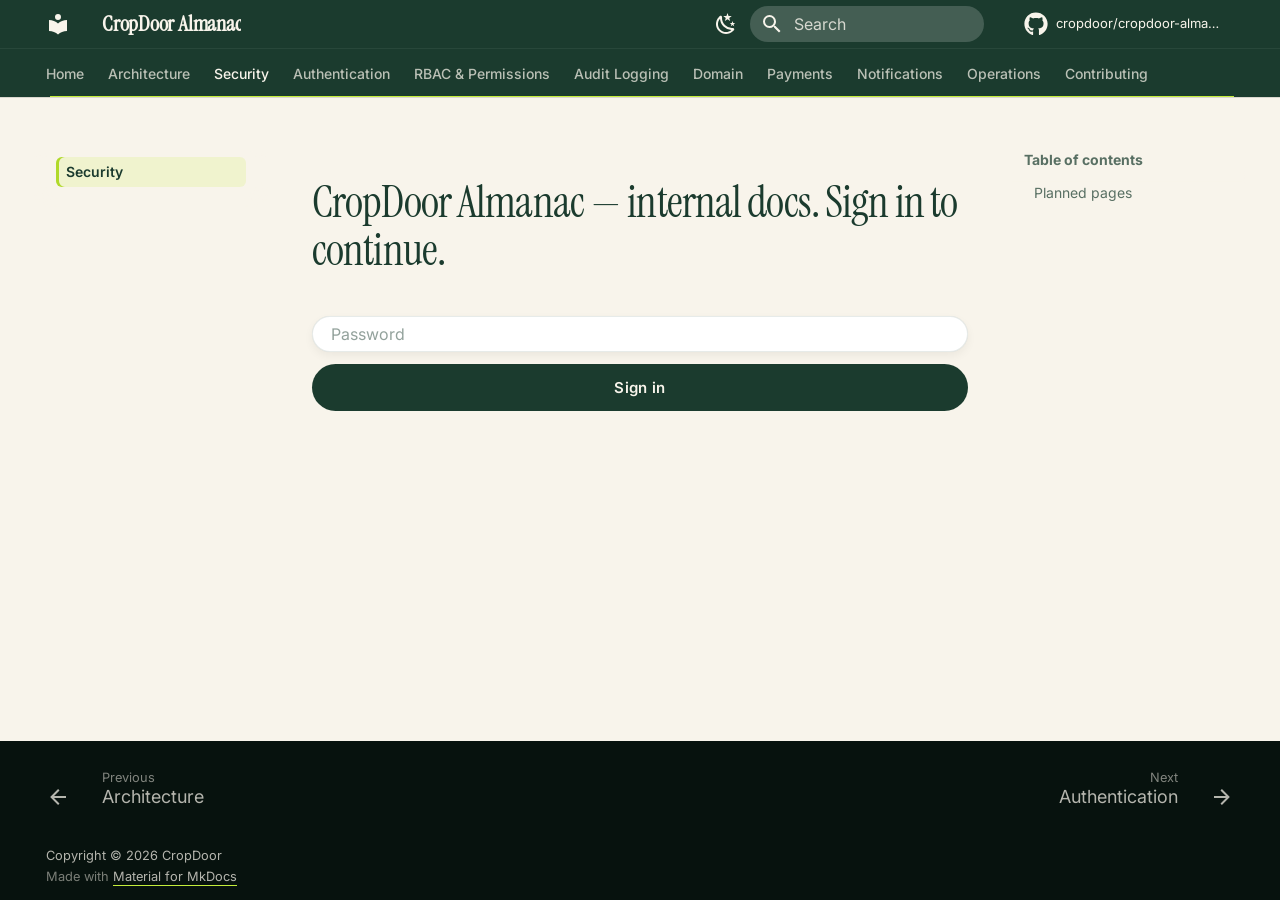
<file: security/index.html>
<!doctype html>
<html lang="en" class="no-js">
  <head>
    
      <meta charset="utf-8">
      <meta name="viewport" content="width=device-width,initial-scale=1">
      
        <meta name="description" content="Architecture and reference docs for the CropDoor platform — the farm-to-buyer marketplace.">
      
      
        <meta name="author" content="CropDoor Team">
      
      
        <link rel="canonical" href="https://almanac.cropdoor.com/security/">
      
      
        <link rel="prev" href="../architecture/">
      
      
        <link rel="next" href="../auth/">
      
      
        
      
      
      <link rel="icon" href="../assets/images/favicon.png">
      <meta name="generator" content="mkdocs-1.6.1, mkdocs-material-9.7.6">
    
    
      
        <title>Security - CropDoor Almanac</title>
      
    
    
      <link rel="stylesheet" href="../assets/stylesheets/main.484c7ddc.min.css">
      
        
        <link rel="stylesheet" href="../assets/stylesheets/palette.ab4e12ef.min.css">
      
      


    
    
      
    
    
      
        
        
        <link rel="preconnect" href="https://fonts.gstatic.com" crossorigin>
        <link rel="stylesheet" href="https://fonts.googleapis.com/css?family=Inter:300,300i,400,400i,700,700i%7CJetBrains+Mono:400,400i,700,700i&display=fallback">
        <style>:root{--md-text-font:"Inter";--md-code-font:"JetBrains Mono"}</style>
      
    
    
      <link rel="stylesheet" href="../stylesheets/extra.css">
    
    <script>__md_scope=new URL("..",location),__md_hash=e=>[...e].reduce(((e,_)=>(e<<5)-e+_.charCodeAt(0)),0),__md_get=(e,_=localStorage,t=__md_scope)=>JSON.parse(_.getItem(t.pathname+"."+e)),__md_set=(e,_,t=localStorage,a=__md_scope)=>{try{t.setItem(a.pathname+"."+e,JSON.stringify(_))}catch(e){}}</script>
    
      

    
    
  </head>
  
  
    
    
      
    
    
    
    
    <body dir="ltr" data-md-color-scheme="default" data-md-color-primary="custom" data-md-color-accent="custom">
  
    
    <input class="md-toggle" data-md-toggle="drawer" type="checkbox" id="__drawer" autocomplete="off">
    <input class="md-toggle" data-md-toggle="search" type="checkbox" id="__search" autocomplete="off">
    <label class="md-overlay" for="__drawer"></label>
    <div data-md-component="skip">
      
        
        <a href="#security" class="md-skip">
          Skip to content
        </a>
      
    </div>
    <div data-md-component="announce">
      
    </div>
    
    
      

  

<header class="md-header md-header--shadow md-header--lifted" data-md-component="header">
  <nav class="md-header__inner md-grid" aria-label="Header">
    <a href=".." title="CropDoor Almanac" class="md-header__button md-logo" aria-label="CropDoor Almanac" data-md-component="logo">
      
  
  <svg xmlns="http://www.w3.org/2000/svg" viewBox="0 0 24 24"><path d="M12 8a3 3 0 0 0 3-3 3 3 0 0 0-3-3 3 3 0 0 0-3 3 3 3 0 0 0 3 3m0 3.54C9.64 9.35 6.5 8 3 8v11c3.5 0 6.64 1.35 9 3.54 2.36-2.19 5.5-3.54 9-3.54V8c-3.5 0-6.64 1.35-9 3.54"/></svg>

    </a>
    <label class="md-header__button md-icon" for="__drawer">
      
      <svg xmlns="http://www.w3.org/2000/svg" viewBox="0 0 24 24"><path d="M3 6h18v2H3zm0 5h18v2H3zm0 5h18v2H3z"/></svg>
    </label>
    <div class="md-header__title" data-md-component="header-title">
      <div class="md-header__ellipsis">
        <div class="md-header__topic">
          <span class="md-ellipsis">
            CropDoor Almanac
          </span>
        </div>
        <div class="md-header__topic" data-md-component="header-topic">
          <span class="md-ellipsis">
            
              Security
            
          </span>
        </div>
      </div>
    </div>
    
      
        <form class="md-header__option" data-md-component="palette">
  
    
    
    
    <input class="md-option" data-md-color-media="(prefers-color-scheme: light)" data-md-color-scheme="default" data-md-color-primary="custom" data-md-color-accent="custom"  aria-label="Switch to dark mode"  type="radio" name="__palette" id="__palette_0">
    
      <label class="md-header__button md-icon" title="Switch to dark mode" for="__palette_1" hidden>
        <svg xmlns="http://www.w3.org/2000/svg" viewBox="0 0 24 24"><path d="m17.75 4.09-2.53 1.94.91 3.06-2.63-1.81-2.63 1.81.91-3.06-2.53-1.94L12.44 4l1.06-3 1.06 3zm3.5 6.91-1.64 1.25.59 1.98-1.7-1.17-1.7 1.17.59-1.98L15.75 11l2.06-.05L18.5 9l.69 1.95zm-2.28 4.95c.83-.08 1.72 1.1 1.19 1.85-.32.45-.66.87-1.08 1.27C15.17 23 8.84 23 4.94 19.07c-3.91-3.9-3.91-10.24 0-14.14.4-.4.82-.76 1.27-1.08.75-.53 1.93.36 1.85 1.19-.27 2.86.69 5.83 2.89 8.02a9.96 9.96 0 0 0 8.02 2.89m-1.64 2.02a12.08 12.08 0 0 1-7.8-3.47c-2.17-2.19-3.33-5-3.49-7.82-2.81 3.14-2.7 7.96.31 10.98 3.02 3.01 7.84 3.12 10.98.31"/></svg>
      </label>
    
  
    
    
    
    <input class="md-option" data-md-color-media="(prefers-color-scheme: dark)" data-md-color-scheme="slate" data-md-color-primary="custom" data-md-color-accent="custom"  aria-label="Switch to light mode"  type="radio" name="__palette" id="__palette_1">
    
      <label class="md-header__button md-icon" title="Switch to light mode" for="__palette_0" hidden>
        <svg xmlns="http://www.w3.org/2000/svg" viewBox="0 0 24 24"><path d="M12 7a5 5 0 0 1 5 5 5 5 0 0 1-5 5 5 5 0 0 1-5-5 5 5 0 0 1 5-5m0 2a3 3 0 0 0-3 3 3 3 0 0 0 3 3 3 3 0 0 0 3-3 3 3 0 0 0-3-3m0-7 2.39 3.42C13.65 5.15 12.84 5 12 5s-1.65.15-2.39.42zM3.34 7l4.16-.35A7.2 7.2 0 0 0 5.94 8.5c-.44.74-.69 1.5-.83 2.29zm.02 10 1.76-3.77a7.131 7.131 0 0 0 2.38 4.14zM20.65 7l-1.77 3.79a7.02 7.02 0 0 0-2.38-4.15zm-.01 10-4.14.36c.59-.51 1.12-1.14 1.54-1.86.42-.73.69-1.5.83-2.29zM12 22l-2.41-3.44c.74.27 1.55.44 2.41.44.82 0 1.63-.17 2.37-.44z"/></svg>
      </label>
    
  
</form>
      
    
    
      <script>var palette=__md_get("__palette");if(palette&&palette.color){if("(prefers-color-scheme)"===palette.color.media){var media=matchMedia("(prefers-color-scheme: light)"),input=document.querySelector(media.matches?"[data-md-color-media='(prefers-color-scheme: light)']":"[data-md-color-media='(prefers-color-scheme: dark)']");palette.color.media=input.getAttribute("data-md-color-media"),palette.color.scheme=input.getAttribute("data-md-color-scheme"),palette.color.primary=input.getAttribute("data-md-color-primary"),palette.color.accent=input.getAttribute("data-md-color-accent")}for(var[key,value]of Object.entries(palette.color))document.body.setAttribute("data-md-color-"+key,value)}</script>
    
    
    
      
      
        <label class="md-header__button md-icon" for="__search">
          
          <svg xmlns="http://www.w3.org/2000/svg" viewBox="0 0 24 24"><path d="M9.5 3A6.5 6.5 0 0 1 16 9.5c0 1.61-.59 3.09-1.56 4.23l.27.27h.79l5 5-1.5 1.5-5-5v-.79l-.27-.27A6.52 6.52 0 0 1 9.5 16 6.5 6.5 0 0 1 3 9.5 6.5 6.5 0 0 1 9.5 3m0 2C7 5 5 7 5 9.5S7 14 9.5 14 14 12 14 9.5 12 5 9.5 5"/></svg>
        </label>
        <div class="md-search" data-md-component="search" role="dialog">
  <label class="md-search__overlay" for="__search"></label>
  <div class="md-search__inner" role="search">
    <form class="md-search__form" name="search">
      <input type="text" class="md-search__input" name="query" aria-label="Search" placeholder="Search" autocapitalize="off" autocorrect="off" autocomplete="off" spellcheck="false" data-md-component="search-query" required>
      <label class="md-search__icon md-icon" for="__search">
        
        <svg xmlns="http://www.w3.org/2000/svg" viewBox="0 0 24 24"><path d="M9.5 3A6.5 6.5 0 0 1 16 9.5c0 1.61-.59 3.09-1.56 4.23l.27.27h.79l5 5-1.5 1.5-5-5v-.79l-.27-.27A6.52 6.52 0 0 1 9.5 16 6.5 6.5 0 0 1 3 9.5 6.5 6.5 0 0 1 9.5 3m0 2C7 5 5 7 5 9.5S7 14 9.5 14 14 12 14 9.5 12 5 9.5 5"/></svg>
        
        <svg xmlns="http://www.w3.org/2000/svg" viewBox="0 0 24 24"><path d="M20 11v2H8l5.5 5.5-1.42 1.42L4.16 12l7.92-7.92L13.5 5.5 8 11z"/></svg>
      </label>
      <nav class="md-search__options" aria-label="Search">
        
          <a href="javascript:void(0)" class="md-search__icon md-icon" title="Share" aria-label="Share" data-clipboard data-clipboard-text="" data-md-component="search-share" tabindex="-1">
            
            <svg xmlns="http://www.w3.org/2000/svg" viewBox="0 0 24 24"><path d="M18 16.08c-.76 0-1.44.3-1.96.77L8.91 12.7c.05-.23.09-.46.09-.7s-.04-.47-.09-.7l7.05-4.11c.54.5 1.25.81 2.04.81a3 3 0 0 0 3-3 3 3 0 0 0-3-3 3 3 0 0 0-3 3c0 .24.04.47.09.7L8.04 9.81C7.5 9.31 6.79 9 6 9a3 3 0 0 0-3 3 3 3 0 0 0 3 3c.79 0 1.5-.31 2.04-.81l7.12 4.15c-.05.21-.08.43-.08.66 0 1.61 1.31 2.91 2.92 2.91s2.92-1.3 2.92-2.91A2.92 2.92 0 0 0 18 16.08"/></svg>
          </a>
        
        <button type="reset" class="md-search__icon md-icon" title="Clear" aria-label="Clear" tabindex="-1">
          
          <svg xmlns="http://www.w3.org/2000/svg" viewBox="0 0 24 24"><path d="M19 6.41 17.59 5 12 10.59 6.41 5 5 6.41 10.59 12 5 17.59 6.41 19 12 13.41 17.59 19 19 17.59 13.41 12z"/></svg>
        </button>
      </nav>
      
        <div class="md-search__suggest" data-md-component="search-suggest"></div>
      
    </form>
    <div class="md-search__output">
      <div class="md-search__scrollwrap" tabindex="0" data-md-scrollfix>
        <div class="md-search-result" data-md-component="search-result">
          <div class="md-search-result__meta">
            Initializing search
          </div>
          <ol class="md-search-result__list" role="presentation"></ol>
        </div>
      </div>
    </div>
  </div>
</div>
      
    
    
      <div class="md-header__source">
        <a href="https://github.com/cropdoor/cropdoor-almanac" title="Go to repository" class="md-source" data-md-component="source">
  <div class="md-source__icon md-icon">
    
    <svg xmlns="http://www.w3.org/2000/svg" viewBox="0 0 512 512"><!--! Font Awesome Free 7.1.0 by @fontawesome - https://fontawesome.com License - https://fontawesome.com/license/free (Icons: CC BY 4.0, Fonts: SIL OFL 1.1, Code: MIT License) Copyright 2025 Fonticons, Inc.--><path d="M173.9 397.4c0 2-2.3 3.6-5.2 3.6-3.3.3-5.6-1.3-5.6-3.6 0-2 2.3-3.6 5.2-3.6 3-.3 5.6 1.3 5.6 3.6m-31.1-4.5c-.7 2 1.3 4.3 4.3 4.9 2.6 1 5.6 0 6.2-2s-1.3-4.3-4.3-5.2c-2.6-.7-5.5.3-6.2 2.3m44.2-1.7c-2.9.7-4.9 2.6-4.6 4.9.3 2 2.9 3.3 5.9 2.6 2.9-.7 4.9-2.6 4.6-4.6-.3-1.9-3-3.2-5.9-2.9M252.8 8C114.1 8 8 113.3 8 252c0 110.9 69.8 205.8 169.5 239.2 12.8 2.3 17.3-5.6 17.3-12.1 0-6.2-.3-40.4-.3-61.4 0 0-70 15-84.7-29.8 0 0-11.4-29.1-27.8-36.6 0 0-22.9-15.7 1.6-15.4 0 0 24.9 2 38.6 25.8 21.9 38.6 58.6 27.5 72.9 20.9 2.3-16 8.8-27.1 16-33.7-55.9-6.2-112.3-14.3-112.3-110.5 0-27.5 7.6-41.3 23.6-58.9-2.6-6.5-11.1-33.3 2.6-67.9 20.9-6.5 69 27 69 27 20-5.6 41.5-8.5 62.8-8.5s42.8 2.9 62.8 8.5c0 0 48.1-33.6 69-27 13.7 34.7 5.2 61.4 2.6 67.9 16 17.7 25.8 31.5 25.8 58.9 0 96.5-58.9 104.2-114.8 110.5 9.2 7.9 17 22.9 17 46.4 0 33.7-.3 75.4-.3 83.6 0 6.5 4.6 14.4 17.3 12.1C436.2 457.8 504 362.9 504 252 504 113.3 391.5 8 252.8 8M105.2 352.9c-1.3 1-1 3.3.7 5.2 1.6 1.6 3.9 2.3 5.2 1 1.3-1 1-3.3-.7-5.2-1.6-1.6-3.9-2.3-5.2-1m-10.8-8.1c-.7 1.3.3 2.9 2.3 3.9 1.6 1 3.6.7 4.3-.7.7-1.3-.3-2.9-2.3-3.9-2-.6-3.6-.3-4.3.7m32.4 35.6c-1.6 1.3-1 4.3 1.3 6.2 2.3 2.3 5.2 2.6 6.5 1 1.3-1.3.7-4.3-1.3-6.2-2.2-2.3-5.2-2.6-6.5-1m-11.4-14.7c-1.6 1-1.6 3.6 0 5.9s4.3 3.3 5.6 2.3c1.6-1.3 1.6-3.9 0-6.2-1.4-2.3-4-3.3-5.6-2"/></svg>
  </div>
  <div class="md-source__repository">
    cropdoor/cropdoor-almanac
  </div>
</a>
      </div>
    
  </nav>
  
    
      
<nav class="md-tabs" aria-label="Tabs" data-md-component="tabs">
  <div class="md-grid">
    <ul class="md-tabs__list">
      
        
  
  
  
  
    <li class="md-tabs__item">
      <a href=".." class="md-tabs__link">
        
  
  
    
  
  Home

      </a>
    </li>
  

      
        
  
  
  
  
    
    
      <li class="md-tabs__item">
        <a href="../architecture/" class="md-tabs__link">
          
  
  
    
  
  Architecture

        </a>
      </li>
    
  

      
        
  
  
  
    
  
  
    
    
      <li class="md-tabs__item md-tabs__item--active">
        <a href="./" class="md-tabs__link">
          
  
  
    
  
  Security

        </a>
      </li>
    
  

      
        
  
  
  
  
    
    
      <li class="md-tabs__item">
        <a href="../auth/" class="md-tabs__link">
          
  
  
    
  
  Authentication

        </a>
      </li>
    
  

      
        
  
  
  
  
    
    
      <li class="md-tabs__item">
        <a href="../rbac/" class="md-tabs__link">
          
  
  
    
  
  RBAC & Permissions

        </a>
      </li>
    
  

      
        
  
  
  
  
    
    
      <li class="md-tabs__item">
        <a href="../audit/" class="md-tabs__link">
          
  
  
    
  
  Audit Logging

        </a>
      </li>
    
  

      
        
  
  
  
  
    
    
      <li class="md-tabs__item">
        <a href="../domain/" class="md-tabs__link">
          
  
  
    
  
  Domain

        </a>
      </li>
    
  

      
        
  
  
  
  
    
    
      <li class="md-tabs__item">
        <a href="../payments/" class="md-tabs__link">
          
  
  
    
  
  Payments

        </a>
      </li>
    
  

      
        
  
  
  
  
    
    
      <li class="md-tabs__item">
        <a href="../notifications/" class="md-tabs__link">
          
  
  
    
  
  Notifications

        </a>
      </li>
    
  

      
        
  
  
  
  
    
    
      <li class="md-tabs__item">
        <a href="../operations/" class="md-tabs__link">
          
  
  
    
  
  Operations

        </a>
      </li>
    
  

      
        
  
  
  
  
    
    
      <li class="md-tabs__item">
        <a href="../contributing/" class="md-tabs__link">
          
  
  
    
  
  Contributing

        </a>
      </li>
    
  

      
    </ul>
  </div>
</nav>
    
  
</header>
    
    <div class="md-container" data-md-component="container">
      
      
        
      
      <main class="md-main" data-md-component="main">
        <div class="md-main__inner md-grid">
          
            
              
              <div class="md-sidebar md-sidebar--primary" data-md-component="sidebar" data-md-type="navigation" >
                <div class="md-sidebar__scrollwrap">
                  <div class="md-sidebar__inner">
                    


  


<nav class="md-nav md-nav--primary md-nav--lifted" aria-label="Navigation" data-md-level="0">
  <label class="md-nav__title" for="__drawer">
    <a href=".." title="CropDoor Almanac" class="md-nav__button md-logo" aria-label="CropDoor Almanac" data-md-component="logo">
      
  
  <svg xmlns="http://www.w3.org/2000/svg" viewBox="0 0 24 24"><path d="M12 8a3 3 0 0 0 3-3 3 3 0 0 0-3-3 3 3 0 0 0-3 3 3 3 0 0 0 3 3m0 3.54C9.64 9.35 6.5 8 3 8v11c3.5 0 6.64 1.35 9 3.54 2.36-2.19 5.5-3.54 9-3.54V8c-3.5 0-6.64 1.35-9 3.54"/></svg>

    </a>
    CropDoor Almanac
  </label>
  
    <div class="md-nav__source">
      <a href="https://github.com/cropdoor/cropdoor-almanac" title="Go to repository" class="md-source" data-md-component="source">
  <div class="md-source__icon md-icon">
    
    <svg xmlns="http://www.w3.org/2000/svg" viewBox="0 0 512 512"><!--! Font Awesome Free 7.1.0 by @fontawesome - https://fontawesome.com License - https://fontawesome.com/license/free (Icons: CC BY 4.0, Fonts: SIL OFL 1.1, Code: MIT License) Copyright 2025 Fonticons, Inc.--><path d="M173.9 397.4c0 2-2.3 3.6-5.2 3.6-3.3.3-5.6-1.3-5.6-3.6 0-2 2.3-3.6 5.2-3.6 3-.3 5.6 1.3 5.6 3.6m-31.1-4.5c-.7 2 1.3 4.3 4.3 4.9 2.6 1 5.6 0 6.2-2s-1.3-4.3-4.3-5.2c-2.6-.7-5.5.3-6.2 2.3m44.2-1.7c-2.9.7-4.9 2.6-4.6 4.9.3 2 2.9 3.3 5.9 2.6 2.9-.7 4.9-2.6 4.6-4.6-.3-1.9-3-3.2-5.9-2.9M252.8 8C114.1 8 8 113.3 8 252c0 110.9 69.8 205.8 169.5 239.2 12.8 2.3 17.3-5.6 17.3-12.1 0-6.2-.3-40.4-.3-61.4 0 0-70 15-84.7-29.8 0 0-11.4-29.1-27.8-36.6 0 0-22.9-15.7 1.6-15.4 0 0 24.9 2 38.6 25.8 21.9 38.6 58.6 27.5 72.9 20.9 2.3-16 8.8-27.1 16-33.7-55.9-6.2-112.3-14.3-112.3-110.5 0-27.5 7.6-41.3 23.6-58.9-2.6-6.5-11.1-33.3 2.6-67.9 20.9-6.5 69 27 69 27 20-5.6 41.5-8.5 62.8-8.5s42.8 2.9 62.8 8.5c0 0 48.1-33.6 69-27 13.7 34.7 5.2 61.4 2.6 67.9 16 17.7 25.8 31.5 25.8 58.9 0 96.5-58.9 104.2-114.8 110.5 9.2 7.9 17 22.9 17 46.4 0 33.7-.3 75.4-.3 83.6 0 6.5 4.6 14.4 17.3 12.1C436.2 457.8 504 362.9 504 252 504 113.3 391.5 8 252.8 8M105.2 352.9c-1.3 1-1 3.3.7 5.2 1.6 1.6 3.9 2.3 5.2 1 1.3-1 1-3.3-.7-5.2-1.6-1.6-3.9-2.3-5.2-1m-10.8-8.1c-.7 1.3.3 2.9 2.3 3.9 1.6 1 3.6.7 4.3-.7.7-1.3-.3-2.9-2.3-3.9-2-.6-3.6-.3-4.3.7m32.4 35.6c-1.6 1.3-1 4.3 1.3 6.2 2.3 2.3 5.2 2.6 6.5 1 1.3-1.3.7-4.3-1.3-6.2-2.2-2.3-5.2-2.6-6.5-1m-11.4-14.7c-1.6 1-1.6 3.6 0 5.9s4.3 3.3 5.6 2.3c1.6-1.3 1.6-3.9 0-6.2-1.4-2.3-4-3.3-5.6-2"/></svg>
  </div>
  <div class="md-source__repository">
    cropdoor/cropdoor-almanac
  </div>
</a>
    </div>
  
  <ul class="md-nav__list" data-md-scrollfix>
    
      
      
  
  
  
  
    <li class="md-nav__item">
      <a href=".." class="md-nav__link">
        
  
  
  <span class="md-ellipsis">
    
  
    Home
  

    
  </span>
  
    
  
  
    <span class="md-status md-status--encrypted"></span>
  

  
  

      </a>
    </li>
  

    
      
      
  
  
  
  
    
    
      
        
          
        
      
    
    
    
      
      
        
      
    
    
    <li class="md-nav__item md-nav__item--nested">
      
        
        
        <input class="md-nav__toggle md-toggle " type="checkbox" id="__nav_2" >
        
          
          <div class="md-nav__link md-nav__container">
            <a href="../architecture/" class="md-nav__link ">
              
  
  
  <span class="md-ellipsis">
    
  
    Architecture
  

    
  </span>
  
  

            </a>
            
          </div>
        
        <nav class="md-nav" data-md-level="1" aria-labelledby="__nav_2_label" aria-expanded="false">
          <label class="md-nav__title" for="__nav_2">
            <span class="md-nav__icon md-icon"></span>
            
  
    Architecture
  

          </label>
          <ul class="md-nav__list" data-md-scrollfix>
            
              
            
          </ul>
        </nav>
      
    </li>
  

    
      
      
  
  
    
  
  
  
    
    
      
        
          
        
      
    
    
    
      
        
        
      
      
        
      
    
    
    <li class="md-nav__item md-nav__item--active md-nav__item--section md-nav__item--nested">
      
        
        
        <input class="md-nav__toggle md-toggle " type="checkbox" id="__nav_3" checked>
        
          
          <div class="md-nav__link md-nav__container">
            <a href="./" class="md-nav__link md-nav__link--active">
              
  
  
  <span class="md-ellipsis">
    
  
    Security
  

    
  </span>
  
  

            </a>
            
          </div>
        
        <nav class="md-nav" data-md-level="1" aria-labelledby="__nav_3_label" aria-expanded="true">
          <label class="md-nav__title" for="__nav_3">
            <span class="md-nav__icon md-icon"></span>
            
  
    Security
  

          </label>
          <ul class="md-nav__list" data-md-scrollfix>
            
              
            
          </ul>
        </nav>
      
    </li>
  

    
      
      
  
  
  
  
    
    
      
        
          
        
      
    
    
    
      
      
        
      
    
    
    <li class="md-nav__item md-nav__item--nested">
      
        
        
        <input class="md-nav__toggle md-toggle " type="checkbox" id="__nav_4" >
        
          
          <div class="md-nav__link md-nav__container">
            <a href="../auth/" class="md-nav__link ">
              
  
  
  <span class="md-ellipsis">
    
  
    Authentication
  

    
  </span>
  
  

            </a>
            
          </div>
        
        <nav class="md-nav" data-md-level="1" aria-labelledby="__nav_4_label" aria-expanded="false">
          <label class="md-nav__title" for="__nav_4">
            <span class="md-nav__icon md-icon"></span>
            
  
    Authentication
  

          </label>
          <ul class="md-nav__list" data-md-scrollfix>
            
              
            
          </ul>
        </nav>
      
    </li>
  

    
      
      
  
  
  
  
    
    
      
        
          
        
      
    
    
    
      
      
        
      
    
    
    <li class="md-nav__item md-nav__item--nested">
      
        
        
        <input class="md-nav__toggle md-toggle " type="checkbox" id="__nav_5" >
        
          
          <div class="md-nav__link md-nav__container">
            <a href="../rbac/" class="md-nav__link ">
              
  
  
  <span class="md-ellipsis">
    
  
    RBAC & Permissions
  

    
  </span>
  
  

            </a>
            
          </div>
        
        <nav class="md-nav" data-md-level="1" aria-labelledby="__nav_5_label" aria-expanded="false">
          <label class="md-nav__title" for="__nav_5">
            <span class="md-nav__icon md-icon"></span>
            
  
    RBAC & Permissions
  

          </label>
          <ul class="md-nav__list" data-md-scrollfix>
            
              
            
          </ul>
        </nav>
      
    </li>
  

    
      
      
  
  
  
  
    
    
      
        
          
        
      
    
    
    
      
      
        
      
    
    
    <li class="md-nav__item md-nav__item--nested">
      
        
        
        <input class="md-nav__toggle md-toggle " type="checkbox" id="__nav_6" >
        
          
          <div class="md-nav__link md-nav__container">
            <a href="../audit/" class="md-nav__link ">
              
  
  
  <span class="md-ellipsis">
    
  
    Audit Logging
  

    
  </span>
  
  

            </a>
            
          </div>
        
        <nav class="md-nav" data-md-level="1" aria-labelledby="__nav_6_label" aria-expanded="false">
          <label class="md-nav__title" for="__nav_6">
            <span class="md-nav__icon md-icon"></span>
            
  
    Audit Logging
  

          </label>
          <ul class="md-nav__list" data-md-scrollfix>
            
              
            
          </ul>
        </nav>
      
    </li>
  

    
      
      
  
  
  
  
    
    
      
        
          
        
      
    
    
    
      
      
        
      
    
    
    <li class="md-nav__item md-nav__item--nested">
      
        
        
        <input class="md-nav__toggle md-toggle " type="checkbox" id="__nav_7" >
        
          
          <div class="md-nav__link md-nav__container">
            <a href="../domain/" class="md-nav__link ">
              
  
  
  <span class="md-ellipsis">
    
  
    Domain
  

    
  </span>
  
  

            </a>
            
          </div>
        
        <nav class="md-nav" data-md-level="1" aria-labelledby="__nav_7_label" aria-expanded="false">
          <label class="md-nav__title" for="__nav_7">
            <span class="md-nav__icon md-icon"></span>
            
  
    Domain
  

          </label>
          <ul class="md-nav__list" data-md-scrollfix>
            
              
            
          </ul>
        </nav>
      
    </li>
  

    
      
      
  
  
  
  
    
    
      
        
          
        
      
    
    
    
      
      
        
      
    
    
    <li class="md-nav__item md-nav__item--nested">
      
        
        
        <input class="md-nav__toggle md-toggle " type="checkbox" id="__nav_8" >
        
          
          <div class="md-nav__link md-nav__container">
            <a href="../payments/" class="md-nav__link ">
              
  
  
  <span class="md-ellipsis">
    
  
    Payments
  

    
  </span>
  
  

            </a>
            
          </div>
        
        <nav class="md-nav" data-md-level="1" aria-labelledby="__nav_8_label" aria-expanded="false">
          <label class="md-nav__title" for="__nav_8">
            <span class="md-nav__icon md-icon"></span>
            
  
    Payments
  

          </label>
          <ul class="md-nav__list" data-md-scrollfix>
            
              
            
          </ul>
        </nav>
      
    </li>
  

    
      
      
  
  
  
  
    
    
      
        
          
        
      
    
    
    
      
      
        
      
    
    
    <li class="md-nav__item md-nav__item--nested">
      
        
        
        <input class="md-nav__toggle md-toggle " type="checkbox" id="__nav_9" >
        
          
          <div class="md-nav__link md-nav__container">
            <a href="../notifications/" class="md-nav__link ">
              
  
  
  <span class="md-ellipsis">
    
  
    Notifications
  

    
  </span>
  
  

            </a>
            
          </div>
        
        <nav class="md-nav" data-md-level="1" aria-labelledby="__nav_9_label" aria-expanded="false">
          <label class="md-nav__title" for="__nav_9">
            <span class="md-nav__icon md-icon"></span>
            
  
    Notifications
  

          </label>
          <ul class="md-nav__list" data-md-scrollfix>
            
              
            
          </ul>
        </nav>
      
    </li>
  

    
      
      
  
  
  
  
    
    
      
        
          
        
      
    
    
    
      
      
        
      
    
    
    <li class="md-nav__item md-nav__item--nested">
      
        
        
        <input class="md-nav__toggle md-toggle " type="checkbox" id="__nav_10" >
        
          
          <div class="md-nav__link md-nav__container">
            <a href="../operations/" class="md-nav__link ">
              
  
  
  <span class="md-ellipsis">
    
  
    Operations
  

    
  </span>
  
  

            </a>
            
          </div>
        
        <nav class="md-nav" data-md-level="1" aria-labelledby="__nav_10_label" aria-expanded="false">
          <label class="md-nav__title" for="__nav_10">
            <span class="md-nav__icon md-icon"></span>
            
  
    Operations
  

          </label>
          <ul class="md-nav__list" data-md-scrollfix>
            
              
            
          </ul>
        </nav>
      
    </li>
  

    
      
      
  
  
  
  
    
    
      
        
          
        
      
    
    
    
      
      
        
      
    
    
    <li class="md-nav__item md-nav__item--nested">
      
        
        
        <input class="md-nav__toggle md-toggle " type="checkbox" id="__nav_11" >
        
          
          <div class="md-nav__link md-nav__container">
            <a href="../contributing/" class="md-nav__link ">
              
  
  
  <span class="md-ellipsis">
    
  
    Contributing
  

    
  </span>
  
  

            </a>
            
          </div>
        
        <nav class="md-nav" data-md-level="1" aria-labelledby="__nav_11_label" aria-expanded="false">
          <label class="md-nav__title" for="__nav_11">
            <span class="md-nav__icon md-icon"></span>
            
  
    Contributing
  

          </label>
          <ul class="md-nav__list" data-md-scrollfix>
            
              
            
          </ul>
        </nav>
      
    </li>
  

    
  </ul>
</nav>
                  </div>
                </div>
              </div>
            
            
              
              <div class="md-sidebar md-sidebar--secondary" data-md-component="sidebar" data-md-type="toc" >
                <div class="md-sidebar__scrollwrap">
                  <div class="md-sidebar__inner">
                    

<nav class="md-nav md-nav--secondary" aria-label="Table of contents">
  
  
  
    
  
  
    <label class="md-nav__title" for="__toc">
      <span class="md-nav__icon md-icon"></span>
      Table of contents
    </label>
    <ul class="md-nav__list" data-md-component="toc" data-md-scrollfix>
      
        <li class="md-nav__item">
  <a href="#planned-pages" class="md-nav__link">
    <span class="md-ellipsis">
      
        Planned pages
      
    </span>
  </a>
  
</li>
      
    </ul>
  
</nav>
                  </div>
                </div>
              </div>
            
          
          
            <div class="md-content" data-md-component="content">
              
              <article class="md-content__inner md-typeset">
                
                  


  
  


<div id="mkdocs-encrypted-content" style="display:none">8iVZsow/Fq8A9+kA/gZO0g==;bjyhCnfsI1E36ZzuF692Rz95bJNa9LgMLTHXhUeEhdPUSPP+FwHsyE61r6m9HQ3Qz2UMXNZ1LlerTeYsyxs3rNnheHeJ6BAsXGsp/HUXVF7llweQOaOXa5f6aekbn++UJcilvLAYreVOzDhapHh/kzckcDaz8Jkw/wLnn86NPnoUU7V20xs1Icrlp32c0xTHDPxCHJTqCqGBdSguumwITYmRMB3apD/POQbgoe094QVpn/FJIAwaCW2SXuo4jVxFwAd63eFPvIZywYEunMAW55b+pcODMamGK7rzNNWMVU30pKdKk7wvB51JRQJ2IrjR2oDChVQH4mTDPBmtYYp57BUXA6YU5x/O2kec2Mefy4Mu8Z4ytpsr0WsRA1IoDGkK5bkikefwHXHv7oqjQWzDEMJP3AsViHmMmn16DDYtb2EOBctqb46RDrdJW86CFk1IGSQ4c6Bzhq0E8rgr0X2MU396QJYNs8fCbuDZulCcJrufY9SLYLv6RBceMj0v+DmUTw7VnAuV+dKYLq/cCXh7CDLhPqa3QFjqrIi84IutTZq2sv3q3o+BtUNpcgXW6YemnFWzUcXXhRHAPtdBdfGkRItGi7MC0/[base64]/3IBZKZWflrdhtt0alZNGXYXaSd6MI19gcYBabkCtN6Scv+7sTp0TCXI+nKkvKM+ayfmr4z8qzl6cghr9RvjsdARxiuwppiT2DgDmkFy6CtkvOql55sCBkEoLVEj9JoEjvoHQa/[base64]/JASUCSh9kEq4I+mfMON2LwCOxW2mF2m821XPGv6y9ATRADtRNeorwfWUvKPm9nFyMe87s7a3dA04YG6U7GG8QXdpM/f5C7YZENRb/YQC17q/H1Q0wvN1BJh4vhyEJexEODsiy6kUvqRHyzwEt5MBMgXVWlM59Umb3mG+B4FpLTc76MQF50aU09rVanxX+fu/[base64]/OMfiH2lOawL9de1Z9TyM0CSZzu5bJL6Xv2aHVXmsTiDfjlHc7ilCMdkANgtVV3yQrAOEdhVqnd51BhZvXMUCRSpIGPWFGl7NIK3Y6GllaJDyowEsWYqw8YZbML3a3+pF2toysktwohi5e6qzx0F5+nHVcRQfX87wQTAolybCCrYal8CPihbZMdaeUYSqM2b/CmdDFi2sjkWWdYfdO9m3imCBSgaRPNEOsuHjBY05W9ZL2uZWIEuAYT1Yx5YzmhgQlLbWgRCh0RJaxy3S0HxOsQGtSq7FnWqA2HCFtb4ZWOa+mVZmXJRzGvEdyzhMHFiUDrPI2Hu6rM4qBAc7d0DS4JOiF122i86uy+zxQ32r41Wwt95f/yRANJMZNzShoezuU9h7l2APDv6V3+O0Y9gL+gPCyCE2FR/zT+UUrp4lbtA/aywECM3rIKUyjwqeAjVRnuDEGMvs5HyOJRMC45CnZSBpGMt3xcfd1Un6W0wb5lF3Gms8m8JZ0RYOvcnG+i82E8YGVna1pB23OnzgKeeCxT5KDa9M5ulnYnPoAzNOcY+Y/SlDJcdsw1tiOKIzo6/m8Nndyq5H4q2QmnLL2+k9c/62OYq4TMmo7ohfzL+VOqeVn+HIw68/Ca9hdH0V+WOd8wILY/htEQReEZuQrzpvrnYwTLANPjj/[base64]</div>
<div id="mkdocs-decrypted-content" style="display:none">
    <form id="mkdocs-decrypt-form" class="md-content__inner md-typeset">
        <h1>CropDoor Almanac — internal docs. Sign in to continue.</h1>
        
        <input class="md-input" type="password" id="mkdocs-content-password" placeholder="Password">
        <button class="md-button md-button--primary" id="mkdocs-decrypt-button">Sign in</button>
        <p id="mkdocs-decrypt-msg"></p>
    </form>
</div>

<script type="text/javascript">
var encryptcontent_id = "encryptcontent_1";
var encryptcontent_path = "security/";
var decryption_failure_message = "Wrong password \u2014 try again.";
var encryptcontent_keystore = ["y1vrIB4Ytb7ymjk2QP3/fw==;VFZKtKoYtGkzBZCWBSsMXYDJS0Oxxw0sWeowjObhouk3OpFDa/Nzx5nbQp8iZu2YH0etCJV60FqfPVurltMSklOWcR3yfnujhXRivZxAfuS/ir7XDDloqVBcC/XZnh75;UgQCUtSVkw7mnWqKStOmrg=="];
var encryptcontent_obfuscate = 0;

const encryptcontent_event = new Event("encryptcontent_event");
var encryptcontent_done = false;
</script>
<script type="module">
if (!window.hasOwnProperty("init_decryptor")) {
    import("../assets/javascripts/decrypt-contents.js");
} else {
    init_decryptor();
}
</script>












                
              </article>
            </div>
          
          
  <script>var tabs=__md_get("__tabs");if(Array.isArray(tabs))e:for(var set of document.querySelectorAll(".tabbed-set")){var labels=set.querySelector(".tabbed-labels");for(var tab of tabs)for(var label of labels.getElementsByTagName("label"))if(label.innerText.trim()===tab){var input=document.getElementById(label.htmlFor);input.checked=!0;continue e}}</script>

<script>var target=document.getElementById(location.hash.slice(1));target&&target.name&&(target.checked=target.name.startsWith("__tabbed_"))</script>
        </div>
        
          <button type="button" class="md-top md-icon" data-md-component="top" hidden>
  
  <svg xmlns="http://www.w3.org/2000/svg" viewBox="0 0 24 24"><path d="M13 20h-2V8l-5.5 5.5-1.42-1.42L12 4.16l7.92 7.92-1.42 1.42L13 8z"/></svg>
  Back to top
</button>
        
      </main>
      
        <footer class="md-footer">
  
    
      
      <nav class="md-footer__inner md-grid" aria-label="Footer" >
        
          
          <a href="../architecture/" class="md-footer__link md-footer__link--prev" aria-label="Previous: Architecture">
            <div class="md-footer__button md-icon">
              
              <svg xmlns="http://www.w3.org/2000/svg" viewBox="0 0 24 24"><path d="M20 11v2H8l5.5 5.5-1.42 1.42L4.16 12l7.92-7.92L13.5 5.5 8 11z"/></svg>
            </div>
            <div class="md-footer__title">
              <span class="md-footer__direction">
                Previous
              </span>
              <div class="md-ellipsis">
                Architecture
              </div>
            </div>
          </a>
        
        
          
          <a href="../auth/" class="md-footer__link md-footer__link--next" aria-label="Next: Authentication">
            <div class="md-footer__title">
              <span class="md-footer__direction">
                Next
              </span>
              <div class="md-ellipsis">
                Authentication
              </div>
            </div>
            <div class="md-footer__button md-icon">
              
              <svg xmlns="http://www.w3.org/2000/svg" viewBox="0 0 24 24"><path d="M4 11v2h12l-5.5 5.5 1.42 1.42L19.84 12l-7.92-7.92L10.5 5.5 16 11z"/></svg>
            </div>
          </a>
        
      </nav>
    
  
  <div class="md-footer-meta md-typeset">
    <div class="md-footer-meta__inner md-grid">
      <div class="md-copyright">
  
    <div class="md-copyright__highlight">
      Copyright &copy; 2026 CropDoor
    </div>
  
  
    Made with
    <a href="https://squidfunk.github.io/mkdocs-material/" target="_blank" rel="noopener">
      Material for MkDocs
    </a>
  
</div>
      
    </div>
  </div>
</footer>
      
    </div>
    <div class="md-dialog" data-md-component="dialog">
      <div class="md-dialog__inner md-typeset"></div>
    </div>
    
      <div class="md-progress" data-md-component="progress" role="progressbar"></div>
    
    
    
      
      
      <script id="__config" type="application/json">{"annotate": null, "base": "..", "features": ["navigation.instant", "navigation.instant.progress", "navigation.tabs", "navigation.tabs.sticky", "navigation.sections", "navigation.indexes", "navigation.top", "navigation.tracking", "navigation.footer", "search.suggest", "search.highlight", "search.share", "content.code.copy", "content.code.annotate", "content.tabs.link", "content.tooltips", "toc.follow"], "search": "../assets/javascripts/workers/search.2c215733.min.js", "tags": null, "translations": {"clipboard.copied": "Copied to clipboard", "clipboard.copy": "Copy to clipboard", "search.result.more.one": "1 more on this page", "search.result.more.other": "# more on this page", "search.result.none": "No matching documents", "search.result.one": "1 matching document", "search.result.other": "# matching documents", "search.result.placeholder": "Type to start searching", "search.result.term.missing": "Missing", "select.version": "Select version"}, "version": null}</script>
    
    
      <script src="../assets/javascripts/bundle.79ae519e.min.js"></script>
      
    
  </body>
</html>
</file>
<file: stylesheets/extra.css>
/*
 * CropDoor Almanac — MkDocs Material adaptation.
 *
 * Authored against the canonical CropDoor design system; tuned for a
 * long-form technical-reading context (not marketing). Adaptation
 * decisions live in the spec at:
 *   docs.cropdoor — Almanac — MkDocs Material adaptation
 *
 * Token convention: --forest-N, --lime-N, --sand-N, --ok, --warn, --bad
 * map verbatim to the design system. They're declared in :root below
 * because this site has no shared cropdoor-tokens.css yet.
 */

@import url('https://fonts.googleapis.com/css2?family=Instrument+Serif:ital,wght@0,400;1,400&display=swap');

/* ────────────────────────────────────────────────────────────────────────
 * Brand tokens (verbatim from the design system).
 * ──────────────────────────────────────────────────────────────────────── */

:root {
  /* Forest — primary green ramp */
  --forest-50:  #EDF4EF;
  --forest-100: #D4E5D9;
  --forest-200: #A8C8B0;
  --forest-300: #7CAA88;
  --forest-400: #4F8C5F;
  --forest-500: #1B3B2E;
  --forest-600: #163126;
  --forest-700: #112720;
  --forest-800: #0C1D17;
  --forest-900: #07120E;

  /* Lime — accent ramp */
  --lime-50:  #F8FCE8;
  --lime-100: #EEF8C3;
  --lime-200: #E0F398;
  --lime-300: #D2EE6F;
  --lime-400: #C4ED3B;
  --lime-500: #B0D92A;
  --lime-600: #94B71F;
  --lime-700: #768F19;

  /* Sand — neutral / cream ramp */
  --sand-50:  #FCFAF5;
  --sand-100: #F8F4EB;
  --sand-200: #F4F0E6;
  --sand-300: #EAE4D4;
  --sand-400: #D4CCB8;
  --sand-500: #A8A08C;
  --sand-600: #7C7565;
  --sand-700: #524E42;
  --sand-800: #2E2C25;
  --sand-900: #1B1A15;

  /* Status — semantic, outside the brand accent (intentional) */
  --ok:   #16A34A;
  --warn: #D97706;
  --bad:  #C2410C;
}

/* ────────────────────────────────────────────────────────────────────────
 * Light scheme — Material variable overrides.
 * ──────────────────────────────────────────────────────────────────────── */

[data-md-color-scheme="default"] {
  --md-primary-fg-color:             var(--forest-500);
  --md-primary-fg-color--light:      var(--forest-400);
  --md-primary-fg-color--dark:       var(--forest-700);
  --md-primary-bg-color:             var(--sand-100);
  --md-primary-bg-color--light:      rgba(248, 244, 235, 0.82);

  --md-accent-fg-color:              var(--forest-500);
  --md-accent-fg-color--transparent: rgba(196, 237, 59, 0.18);
  --md-accent-bg-color:              var(--lime-400);
  --md-accent-bg-color--light:       var(--lime-100);

  --md-default-bg-color:             var(--sand-100);
  --md-default-bg-color--light:      #FFFFFF;
  --md-default-fg-color:             var(--forest-500);
  --md-default-fg-color--light:      rgba(27, 59, 46, 0.72);
  --md-default-fg-color--lighter:    rgba(27, 59, 46, 0.48);
  --md-default-fg-color--lightest:   rgba(27, 59, 46, 0.10);

  --md-typeset-color:                var(--forest-500);
  --md-typeset-a-color:              var(--forest-500);
  --md-typeset-mark-color:           var(--lime-400);

  --md-code-fg-color:                var(--forest-700);
  --md-code-bg-color:                var(--sand-200);
  --md-code-hl-color:                rgba(196, 237, 59, 0.25);
  --md-code-hl-number-color:         var(--forest-700);
  --md-code-hl-special-color:        var(--lime-700);
  --md-code-hl-function-color:       var(--forest-500);
  --md-code-hl-constant-color:       var(--warn);
  --md-code-hl-keyword-color:        #6D2A8C;
  --md-code-hl-string-color:         var(--ok);
  --md-code-hl-name-color:           var(--forest-500);
  --md-code-hl-operator-color:       rgba(27, 59, 46, 0.55);
  --md-code-hl-punctuation-color:    rgba(27, 59, 46, 0.45);
  --md-code-hl-comment-color:        rgba(27, 59, 46, 0.55);
  --md-code-hl-generic-color:        rgba(27, 59, 46, 0.70);
  --md-code-hl-variable-color:       var(--forest-600);

  --md-footer-bg-color:              var(--forest-900);
  --md-footer-bg-color--dark:        var(--forest-900);
  --md-footer-fg-color:              var(--sand-100);
  --md-footer-fg-color--light:       rgba(248, 244, 235, 0.72);
  --md-footer-fg-color--lighter:     rgba(248, 244, 235, 0.48);

  /* Mermaid — themed via Material's bundled diagram renderer.
   * Node fills paper-light, borders forest, edges forest at 55% alpha.
   * Lime reserved for sequence-diagram label boxes (the brand accent on
   * edge labels), never as a default node fill. */
  --md-mermaid-font-family:                       'Inter', system-ui, sans-serif;
  --md-mermaid-edge-color:                        rgba(27, 59, 46, 0.55);
  --md-mermaid-node-bg-color:                     #FFFFFF;
  --md-mermaid-node-fg-color:                     var(--forest-500);
  --md-mermaid-label-bg-color:                    var(--sand-100);
  --md-mermaid-label-fg-color:                    var(--forest-500);
  --md-mermaid-sequence-actor-bg-color:           #FFFFFF;
  --md-mermaid-sequence-actor-border-color:       var(--forest-500);
  --md-mermaid-sequence-actor-fg-color:           var(--forest-500);
  --md-mermaid-sequence-actor-line-color:         rgba(27, 59, 46, 0.40);
  --md-mermaid-sequence-actorman-bg-color:        #FFFFFF;
  --md-mermaid-sequence-actorman-line-color:      var(--forest-500);
  --md-mermaid-sequence-box-bg-color:             rgba(27, 59, 46, 0.04);
  --md-mermaid-sequence-box-fg-color:             var(--forest-500);
  --md-mermaid-sequence-label-bg-color:           var(--lime-400);
  --md-mermaid-sequence-label-fg-color:           var(--forest-500);
  --md-mermaid-sequence-loop-bg-color:            rgba(196, 237, 59, 0.08);
  --md-mermaid-sequence-loop-fg-color:            var(--forest-500);
  --md-mermaid-sequence-message-fg-color:         var(--forest-500);
  --md-mermaid-sequence-message-line-color:       var(--forest-500);
  --md-mermaid-sequence-note-bg-color:            rgba(27, 59, 46, 0.04);
  --md-mermaid-sequence-note-fg-color:            var(--forest-500);
  --md-mermaid-sequence-number-bg-color:          var(--forest-500);
  --md-mermaid-sequence-number-fg-color:          var(--sand-100);
}

/* ────────────────────────────────────────────────────────────────────────
 * Dark scheme — Material variable overrides.
 * Page bg stays in the forest family so dark mode reads as the same brand.
 * ──────────────────────────────────────────────────────────────────────── */

[data-md-color-scheme="slate"] {
  --md-primary-fg-color:             var(--forest-600);
  --md-primary-fg-color--light:      var(--forest-500);
  --md-primary-fg-color--dark:       var(--forest-800);
  --md-primary-bg-color:             var(--sand-100);
  --md-primary-bg-color--light:      rgba(248, 244, 235, 0.82);

  --md-accent-fg-color:              var(--sand-100);
  --md-accent-fg-color--transparent: rgba(196, 237, 59, 0.14);
  --md-accent-bg-color:              var(--lime-400);

  --md-default-bg-color:             var(--forest-900);
  --md-default-bg-color--light:      var(--forest-800);
  --md-default-bg-color--lighter:    var(--forest-700);
  --md-default-fg-color:             var(--sand-100);
  --md-default-fg-color--light:      rgba(248, 244, 235, 0.78);
  --md-default-fg-color--lighter:    rgba(248, 244, 235, 0.55);
  --md-default-fg-color--lightest:   rgba(248, 244, 235, 0.12);

  --md-typeset-color:                var(--sand-100);
  --md-typeset-a-color:              var(--sand-100);
  --md-typeset-mark-color:           rgba(196, 237, 59, 0.22);

  --md-code-fg-color:                var(--sand-100);
  --md-code-bg-color:                var(--forest-800);
  --md-code-hl-color:                rgba(196, 237, 59, 0.16);
  --md-code-hl-special-color:        var(--lime-300);
  --md-code-hl-keyword-color:        #C497E2;
  --md-code-hl-string-color:         #8FD9A8;
  --md-code-hl-comment-color:        rgba(248, 244, 235, 0.45);

  /* Mermaid — dark scheme. Page bg is forest-900, nodes one step lighter
   * (forest-800) so they read as paper cards. Lime stays the accent on
   * sequence-diagram labels (high contrast against forest text). */
  --md-mermaid-font-family:                       'Inter', system-ui, sans-serif;
  --md-mermaid-edge-color:                        rgba(248, 244, 235, 0.45);
  --md-mermaid-node-bg-color:                     var(--forest-800);
  --md-mermaid-node-fg-color:                     var(--sand-100);
  --md-mermaid-label-bg-color:                    var(--forest-900);
  --md-mermaid-label-fg-color:                    var(--sand-100);
  --md-mermaid-sequence-actor-bg-color:           var(--forest-800);
  --md-mermaid-sequence-actor-border-color:       var(--lime-400);
  --md-mermaid-sequence-actor-fg-color:           var(--sand-100);
  --md-mermaid-sequence-actor-line-color:         rgba(248, 244, 235, 0.35);
  --md-mermaid-sequence-actorman-bg-color:        var(--forest-800);
  --md-mermaid-sequence-actorman-line-color:      var(--sand-100);
  --md-mermaid-sequence-box-bg-color:             rgba(248, 244, 235, 0.04);
  --md-mermaid-sequence-box-fg-color:             var(--sand-100);
  --md-mermaid-sequence-label-bg-color:           var(--lime-400);
  --md-mermaid-sequence-label-fg-color:           var(--forest-500);
  --md-mermaid-sequence-loop-bg-color:            rgba(196, 237, 59, 0.06);
  --md-mermaid-sequence-loop-fg-color:            var(--sand-100);
  --md-mermaid-sequence-message-fg-color:         var(--sand-100);
  --md-mermaid-sequence-message-line-color:       var(--sand-100);
  --md-mermaid-sequence-note-bg-color:            rgba(248, 244, 235, 0.04);
  --md-mermaid-sequence-note-fg-color:            var(--sand-100);
  --md-mermaid-sequence-number-bg-color:          var(--lime-400);
  --md-mermaid-sequence-number-fg-color:          var(--forest-500);
}

/* ────────────────────────────────────────────────────────────────────────
 * Typography.
 * h1 only is Instrument Serif (upright, never italic by default).
 * h2 has a top border — the chapter-break gesture that does the work
 * italic+underline does on marketing surfaces.
 * ──────────────────────────────────────────────────────────────────────── */

.md-typeset {
  font-family: 'Inter', system-ui, -apple-system, sans-serif;
  font-size: 16px;
  line-height: 1.7;
  letter-spacing: 0;
}

.md-typeset h1 {
  font-family: 'Instrument Serif', Georgia, serif;
  font-weight: 400;
  font-size: clamp(32px, 4vw, 44px);
  line-height: 1.08;
  letter-spacing: -0.02em;
  margin: 0 0 1.5rem;
  color: var(--md-default-fg-color);
}

.md-typeset h2 {
  font-family: 'Inter', sans-serif;
  font-weight: 600;
  font-size: 26px;
  line-height: 1.25;
  letter-spacing: -0.015em;
  margin: 3rem 0 1rem;
  padding-top: 1.25rem;
  border-top: 1px solid var(--md-default-fg-color--lightest);
}

.md-typeset h3 {
  font-family: 'Inter', sans-serif;
  font-weight: 600;
  font-size: 19px;
  line-height: 1.35;
  margin: 2rem 0 0.625rem;
}

.md-typeset h4 {
  font-family: 'Inter', sans-serif;
  font-weight: 600;
  font-size: 16px;
  line-height: 1.4;
  margin: 1.5rem 0 0.5rem;
  text-transform: none;
}

.md-typeset p {
  margin: 0 0 1.125rem;
  max-width: 72ch;
}

/* ────────────────────────────────────────────────────────────────────────
 * Body links — forest text with a lime underline.
 * This is the brand's native link gesture; lime-as-text would fail AA.
 * ──────────────────────────────────────────────────────────────────────── */

.md-typeset a {
  color: var(--md-typeset-a-color);
  text-decoration: none;
  border-bottom: 1.5px solid var(--lime-400);
  padding-bottom: 1px;
  transition: border-color 0.15s, background 0.15s;
}
.md-typeset a:hover {
  border-bottom-color: var(--lime-500);
  background: rgba(196, 237, 59, 0.10);
}
[data-md-color-scheme="slate"] .md-typeset a {
  border-bottom-color: var(--lime-400);
}
[data-md-color-scheme="slate"] .md-typeset a:hover {
  background: rgba(196, 237, 59, 0.08);
}

/* ────────────────────────────────────────────────────────────────────────
 * Code — mono with slight tracking; bordered + radiused blocks.
 * ──────────────────────────────────────────────────────────────────────── */

.md-typeset code,
.md-typeset pre {
  font-family: 'JetBrains Mono', ui-monospace, 'SF Mono', Menlo, monospace;
  font-weight: 400;
  letter-spacing: 0.01em;
}
.md-typeset code { font-size: 0.875em; }
.md-typeset pre > code {
  padding: 18px 20px;
  font-size: 14px;
  line-height: 1.6;
  background: var(--md-code-bg-color);
}
.md-typeset .highlight,
.md-typeset pre {
  border-radius: 10px;
  border: 1px solid var(--md-default-fg-color--lightest);
  overflow: hidden;
}
.md-typeset :not(pre) > code {
  background: var(--md-code-bg-color);
  color: var(--md-code-fg-color);
  border: 1px solid var(--md-default-fg-color--lightest);
  border-radius: 4px;
  padding: 1px 6px;
  font-size: 0.875em;
}
.md-clipboard {
  color: var(--md-default-fg-color--lighter);
  transition: color 0.15s, background 0.15s;
}
.md-clipboard:hover {
  color: var(--md-default-fg-color);
  background: rgba(196, 237, 59, 0.20);
}
.md-typeset .highlight .filename {
  background: var(--md-default-bg-color--light);
  border-bottom: 1px solid var(--md-default-fg-color--lightest);
  font-family: 'JetBrains Mono', monospace;
  font-size: 12px;
  font-weight: 500;
  color: var(--md-default-fg-color--light);
  padding: 8px 16px;
}

/* ────────────────────────────────────────────────────────────────────────
 * Header + tabs.
 * Header title uses Instrument Serif — the site name is the one place
 * below h1 where the display face appears.
 * ──────────────────────────────────────────────────────────────────────── */

.md-header {
  background: var(--md-primary-fg-color);
  box-shadow: 0 1px 0 rgba(0, 0, 0, 0.12);
}
.md-header__title {
  font-family: 'Instrument Serif', Georgia, serif;
  font-weight: 400;
  font-size: 22px;
  letter-spacing: -0.01em;
}
.md-tabs {
  background: var(--md-primary-fg-color);
  border-top: 1px solid rgba(255, 255, 255, 0.06);
}
.md-tabs__link {
  font-weight: 500;
  opacity: 0.72;
  transition: opacity 0.15s ease;
}
.md-tabs__link:hover,
.md-tabs__link--active {
  opacity: 1;
}
.md-tabs__item--active > .md-tabs__link::after {
  content: "";
  position: absolute;
  left: 0.8rem;
  right: 0.8rem;
  bottom: -1px;
  height: 2px;
  background: var(--lime-400);
}

/* ────────────────────────────────────────────────────────────────────────
 * Sidebar nav.
 * Active item gets a lime left border + tinted bg — "you are here".
 * ──────────────────────────────────────────────────────────────────────── */

.md-nav__link {
  color: var(--md-default-fg-color--light);
  font-weight: 400;
  border-radius: 6px;
  padding: 6px 10px;
  transition: background 0.15s, color 0.15s;
}
.md-nav__link:hover {
  background: rgba(27, 59, 46, 0.04);
  color: var(--md-default-fg-color);
}
.md-nav__link--active {
  color: var(--md-default-fg-color);
  font-weight: 600;
  background: rgba(196, 237, 59, 0.16);
  box-shadow: inset 3px 0 0 var(--lime-500);
}
[data-md-color-scheme="slate"] .md-nav__link:hover {
  background: rgba(248, 244, 235, 0.04);
}
[data-md-color-scheme="slate"] .md-nav__link--active {
  background: rgba(196, 237, 59, 0.10);
  box-shadow: inset 3px 0 0 var(--lime-400);
}

/* ────────────────────────────────────────────────────────────────────────
 * Search.
 * Pill input, lime tint on result hover.
 * ──────────────────────────────────────────────────────────────────────── */

.md-search__form {
  background: rgba(255, 255, 255, 0.18);
  border-radius: 999px;
  transition: background 0.15s;
}
.md-search__form:hover,
[data-md-toggle="search"]:checked ~ .md-header .md-search__form {
  background: #FFFFFF;
  color: var(--md-default-fg-color);
}
.md-search-result__link:hover {
  background: rgba(196, 237, 59, 0.12);
}
.md-search-result__article--document .md-search-result__title {
  font-weight: 600;
  color: var(--md-default-fg-color);
}

/* ────────────────────────────────────────────────────────────────────────
 * Tables — hairlines do the work. No zebra. No backgrounds. Hover row tint.
 * ──────────────────────────────────────────────────────────────────────── */

.md-typeset table:not([class]) {
  border: none;
  border-top: 2px solid var(--md-default-fg-color);
  border-bottom: 2px solid var(--md-default-fg-color);
  border-radius: 0;
  font-size: 14px;
  background: transparent;
}
.md-typeset table:not([class]) th {
  background: transparent;
  color: var(--md-default-fg-color);
  font-weight: 600;
  font-size: 12px;
  text-transform: uppercase;
  letter-spacing: 0.08em;
  padding: 12px 16px;
  border-bottom: 1px solid var(--md-default-fg-color);
}
.md-typeset table:not([class]) td {
  padding: 14px 16px;
  border-bottom: 1px solid var(--md-default-fg-color--lightest);
}
.md-typeset table:not([class]) tbody tr:hover {
  background: rgba(196, 237, 59, 0.06);
}

/* ────────────────────────────────────────────────────────────────────────
 * Admonitions — 4px left border + tinted bg. Semantic colors stay outside
 * the brand palette deliberately.
 * ──────────────────────────────────────────────────────────────────────── */

.md-typeset .admonition,
.md-typeset details {
  border: none;
  border-left: 4px solid var(--md-default-fg-color);
  border-radius: 0 8px 8px 0;
  background: rgba(27, 59, 46, 0.04);
  padding: 0;
  box-shadow: none;
  margin: 1.5rem 0;
}
.md-typeset .admonition-title,
.md-typeset summary {
  background: transparent;
  font-family: 'Inter', sans-serif;
  font-weight: 600;
  font-size: 13.5px;
  letter-spacing: 0.02em;
  padding: 12px 16px 4px;
  border: none;
}
.md-typeset .admonition-title::before,
.md-typeset summary::before {
  background-color: currentColor;
}
.md-typeset .admonition > p,
.md-typeset details > p {
  padding: 0 16px;
}
.md-typeset .admonition > :last-child,
.md-typeset details > :last-child {
  padding-bottom: 12px;
}

.md-typeset .admonition.note,
.md-typeset details.note { border-left-color: var(--forest-500); }

.md-typeset .admonition.tip,
.md-typeset details.tip,
.md-typeset .admonition.success,
.md-typeset details.success {
  border-left-color: var(--ok);
  background: rgba(22, 163, 74, 0.06);
}

.md-typeset .admonition.info,
.md-typeset details.info { border-left-color: var(--forest-400); }

.md-typeset .admonition.warning,
.md-typeset details.warning {
  border-left-color: var(--warn);
  background: rgba(217, 119, 6, 0.08);
}

.md-typeset .admonition.danger,
.md-typeset details.danger,
.md-typeset .admonition.failure,
.md-typeset details.failure {
  border-left-color: var(--bad);
  background: rgba(194, 65, 12, 0.08);
}

[data-md-color-scheme="slate"] .md-typeset .admonition,
[data-md-color-scheme="slate"] .md-typeset details {
  background: rgba(248, 244, 235, 0.04);
}

/* ────────────────────────────────────────────────────────────────────────
 * Landing-page grid cards — bordered, no shadow, slight hover lift.
 * Card titles stay sans (they're not h1s).
 * ──────────────────────────────────────────────────────────────────────── */

.md-typeset .grid.cards {
  gap: 16px;
}
.md-typeset .grid.cards > :is(ul, ol) > li,
.md-typeset .grid > .card {
  background: var(--md-default-bg-color--light);
  border: 1px solid var(--md-default-fg-color--lightest);
  border-radius: 14px;
  box-shadow: none;
  padding: 24px;
  position: relative; /* anchor for the click-overlay pseudo below */
  transition: border-color 0.15s, transform 0.15s;
}
.md-typeset .grid.cards > :is(ul, ol) > li:hover,
.md-typeset .grid > .card:hover {
  border-color: var(--md-default-fg-color--lighter);
  transform: translateY(-2px);
}
.md-typeset .grid.cards h3,
.md-typeset .grid > .card h3 {
  font-family: 'Inter', sans-serif;
  font-weight: 600;
  font-size: 18px;
  margin: 0 0 8px;
}
.md-typeset .grid.cards p,
.md-typeset .grid > .card p {
  font-size: 14.5px;
  line-height: 1.6;
  color: var(--md-default-fg-color--light);
}
/* Whole-card click target.
 * The first link inside each card grows a transparent pseudo-overlay
 * that fills the card via inset:0, so a click anywhere on the card
 * routes to the section. Side effects:
 *   - Text selection on the description copy is disabled (docs cards
 *     are navigation, not content — fine trade for the better UX).
 *   - The link's :focus-visible ring still appears on the link text,
 *     keeping keyboard navigation honest.
 */
.md-typeset .grid.cards > :is(ul, ol) > li > p:first-child a::after {
  content: "";
  position: absolute;
  inset: 0;
  border-radius: inherit;
}

/* ────────────────────────────────────────────────────────────────────────
 * Footer — always forest-900. Closes the page with a chapter-break shift.
 * ──────────────────────────────────────────────────────────────────────── */

.md-footer {
  background: var(--md-footer-bg-color);
  color: var(--md-footer-fg-color);
}
.md-footer-meta {
  background: var(--forest-900);
  font-size: 12px;
}
.md-footer__link {
  color: var(--md-footer-fg-color--light);
  transition: color 0.15s;
}
.md-footer__link:hover {
  color: var(--md-footer-fg-color);
}

/* ────────────────────────────────────────────────────────────────────────
 * Encrypted-content login gate (mkdocs-encryptcontent-plugin).
 * Centered card on the normal page chrome — branded as the front door for
 * the internal team. Plugin emits #mkdocs-decrypt-msg + #mkdocs-decrypt-form
 * before any decryption has happened.
 * ──────────────────────────────────────────────────────────────────────── */

#mkdocs-decrypt-msg {
  max-width: 460px;
  margin: 0 auto;
  padding: clamp(40px, 8vw, 88px) 24px;
  text-align: center;
}

#mkdocs-decrypt-msg h1 {
  font-family: 'Instrument Serif', Georgia, serif;
  font-weight: 400;
  font-size: clamp(36px, 5vw, 52px);
  line-height: 1.05;
  letter-spacing: -0.02em;
  margin: 0 0 1rem;
  color: var(--md-default-fg-color);
}

#mkdocs-decrypt-msg > p {
  font-family: 'Inter', sans-serif;
  font-size: 15px;
  line-height: 1.55;
  margin: 0 0 2rem;
  max-width: 100%;
  color: var(--md-default-fg-color--light);
}

#mkdocs-decrypt-form {
  display: flex;
  flex-direction: column;
  gap: 12px;
  align-items: stretch;
}

#mkdocs-decrypt-form input[type="password"] {
  width: 100%;
  font-family: 'Inter', sans-serif;
  font-size: 16px;
  padding: 14px 18px;
  border: 1.5px solid var(--md-default-fg-color--lightest);
  border-radius: 999px;
  background: var(--md-default-bg-color--light);
  color: var(--md-default-fg-color);
  transition: border-color 0.15s, box-shadow 0.15s;
  outline: none;
}

#mkdocs-decrypt-form input[type="password"]::placeholder {
  color: var(--md-default-fg-color--lighter);
}

#mkdocs-decrypt-form input[type="password"]:focus {
  border-color: var(--lime-500);
  box-shadow: 0 0 0 3px rgba(196, 237, 59, 0.20);
}

#mkdocs-decrypt-form button {
  font-family: 'Inter', sans-serif;
  font-weight: 600;
  font-size: 15px;
  letter-spacing: 0.02em;
  padding: 14px 24px;
  border: none;
  border-radius: 999px;
  background: var(--forest-500);
  color: var(--sand-100);
  cursor: pointer;
  transition: background 0.15s, transform 0.15s;
}

#mkdocs-decrypt-form button:hover {
  background: var(--forest-600);
  transform: translateY(-1px);
}

#mkdocs-decrypt-form button:active {
  transform: translateY(0);
}

#mkdocs-decrypt-msg-failure {
  color: var(--bad);
  font-family: 'Inter', sans-serif;
  font-size: 13.5px;
  margin-top: 12px;
}

/* Dark scheme — lime button reads as the accent CTA on forest-900. */
[data-md-color-scheme="slate"] #mkdocs-decrypt-form input[type="password"] {
  background: var(--forest-800);
  border-color: rgba(248, 244, 235, 0.18);
}
[data-md-color-scheme="slate"] #mkdocs-decrypt-form input[type="password"]:focus {
  border-color: var(--lime-400);
  box-shadow: 0 0 0 3px rgba(196, 237, 59, 0.18);
}
[data-md-color-scheme="slate"] #mkdocs-decrypt-form button {
  background: var(--lime-400);
  color: var(--forest-500);
}
[data-md-color-scheme="slate"] #mkdocs-decrypt-form button:hover {
  background: var(--lime-500);
}

/* ────────────────────────────────────────────────────────────────────────
 * Reduced motion.
 * ──────────────────────────────────────────────────────────────────────── */

@media (prefers-reduced-motion: reduce) {
  *,
  *::before,
  *::after {
    animation-duration: 0.001ms !important;
    animation-iteration-count: 1 !important;
    transition-duration: 0.001ms !important;
    scroll-behavior: auto !important;
  }
}
</file>
<file: assets/stylesheets/main.484c7ddc.min.css>
@charset "UTF-8";html{-webkit-text-size-adjust:none;-moz-text-size-adjust:none;text-size-adjust:none;box-sizing:border-box}*,:after,:before{box-sizing:inherit}@media (prefers-reduced-motion){*,:after,:before{transition:none!important}}body{margin:0}a,button,input,label{-webkit-tap-highlight-color:transparent}a{color:inherit;text-decoration:none}hr{border:0;box-sizing:initial;display:block;height:.05rem;overflow:visible;padding:0}small{font-size:80%}sub,sup{line-height:1em}img{border-style:none}table{border-collapse:initial;border-spacing:0}td,th{font-weight:400;vertical-align:top}button{background:#0000;border:0;font-family:inherit;font-size:inherit;margin:0;padding:0}input{border:0;outline:none}:root{--md-primary-fg-color:#4051b5;--md-primary-fg-color--light:#5d6cc0;--md-primary-fg-color--dark:#303fa1;--md-primary-bg-color:#fff;--md-primary-bg-color--light:#ffffffb3;--md-accent-fg-color:#526cfe;--md-accent-fg-color--transparent:#526cfe1a;--md-accent-bg-color:#fff;--md-accent-bg-color--light:#ffffffb3}[data-md-color-scheme=default]{color-scheme:light}[data-md-color-scheme=default] img[src$="#gh-dark-mode-only"],[data-md-color-scheme=default] img[src$="#only-dark"]{display:none}:root,[data-md-color-scheme=default]{--md-hue:225deg;--md-default-fg-color:#000000de;--md-default-fg-color--light:#0000008a;--md-default-fg-color--lighter:#00000052;--md-default-fg-color--lightest:#00000012;--md-default-bg-color:#fff;--md-default-bg-color--light:#ffffffb3;--md-default-bg-color--lighter:#ffffff4d;--md-default-bg-color--lightest:#ffffff1f;--md-code-fg-color:#36464e;--md-code-bg-color:#f5f5f5;--md-code-bg-color--light:#f5f5f5b3;--md-code-bg-color--lighter:#f5f5f54d;--md-code-hl-color:#4287ff;--md-code-hl-color--light:#4287ff1a;--md-code-hl-number-color:#d52a2a;--md-code-hl-special-color:#db1457;--md-code-hl-function-color:#a846b9;--md-code-hl-constant-color:#6e59d9;--md-code-hl-keyword-color:#3f6ec6;--md-code-hl-string-color:#1c7d4d;--md-code-hl-name-color:var(--md-code-fg-color);--md-code-hl-operator-color:var(--md-default-fg-color--light);--md-code-hl-punctuation-color:var(--md-default-fg-color--light);--md-code-hl-comment-color:var(--md-default-fg-color--light);--md-code-hl-generic-color:var(--md-default-fg-color--light);--md-code-hl-variable-color:var(--md-default-fg-color--light);--md-typeset-color:var(--md-default-fg-color);--md-typeset-a-color:var(--md-primary-fg-color);--md-typeset-del-color:#f5503d26;--md-typeset-ins-color:#0bd57026;--md-typeset-kbd-color:#fafafa;--md-typeset-kbd-accent-color:#fff;--md-typeset-kbd-border-color:#b8b8b8;--md-typeset-mark-color:#ffff0080;--md-typeset-table-color:#0000001f;--md-typeset-table-color--light:rgba(0,0,0,.035);--md-admonition-fg-color:var(--md-default-fg-color);--md-admonition-bg-color:var(--md-default-bg-color);--md-warning-fg-color:#000000de;--md-warning-bg-color:#ff9;--md-footer-fg-color:#fff;--md-footer-fg-color--light:#ffffffb3;--md-footer-fg-color--lighter:#ffffff73;--md-footer-bg-color:#000000de;--md-footer-bg-color--dark:#00000052;--md-shadow-z1:0 0.2rem 0.5rem #0000000d,0 0 0.05rem #0000001a;--md-shadow-z2:0 0.2rem 0.5rem #0000001a,0 0 0.05rem #00000040;--md-shadow-z3:0 0.2rem 0.5rem #0003,0 0 0.05rem #00000059}.md-icon svg{fill:currentcolor;display:block;height:1.2rem;width:1.2rem}body{-webkit-font-smoothing:antialiased;-moz-osx-font-smoothing:grayscale;--md-text-font-family:var(--md-text-font,_),-apple-system,BlinkMacSystemFont,Helvetica,Arial,sans-serif;--md-code-font-family:var(--md-code-font,_),SFMono-Regular,Consolas,Menlo,monospace}aside,body,input{font-feature-settings:"kern","liga";color:var(--md-typeset-color);font-family:var(--md-text-font-family)}code,kbd,pre{font-feature-settings:"kern";font-family:var(--md-code-font-family)}:root{--md-typeset-table-sort-icon:url('data:image/svg+xml;charset=utf-8,<svg xmlns="http://www.w3.org/2000/svg" viewBox="0 0 24 24"><path d="m18 21-4-4h3V7h-3l4-4 4 4h-3v10h3M2 19v-2h10v2M2 13v-2h7v2M2 7V5h4v2z"/></svg>');--md-typeset-table-sort-icon--asc:url('data:image/svg+xml;charset=utf-8,<svg xmlns="http://www.w3.org/2000/svg" viewBox="0 0 24 24"><path d="M19 17h3l-4 4-4-4h3V3h2M2 17h10v2H2M6 5v2H2V5m0 6h7v2H2z"/></svg>');--md-typeset-table-sort-icon--desc:url('data:image/svg+xml;charset=utf-8,<svg xmlns="http://www.w3.org/2000/svg" viewBox="0 0 24 24"><path d="M19 7h3l-4-4-4 4h3v14h2M2 17h10v2H2M6 5v2H2V5m0 6h7v2H2z"/></svg>')}.md-typeset{-webkit-print-color-adjust:exact;color-adjust:exact;font-size:.8rem;line-height:1.6;overflow-wrap:break-word}@media print{.md-typeset{font-size:.68rem}}.md-typeset blockquote,.md-typeset dl,.md-typeset figure,.md-typeset ol,.md-typeset pre,.md-typeset ul{margin-bottom:1em;margin-top:1em}.md-typeset h1{color:var(--md-default-fg-color--light);font-size:2em;line-height:1.3;margin:0 0 1.25em}.md-typeset h1,.md-typeset h2{font-weight:300;letter-spacing:-.01em}.md-typeset h2{font-size:1.5625em;line-height:1.4;margin:1.6em 0 .64em}.md-typeset h3{font-size:1.25em;font-weight:400;letter-spacing:-.01em;line-height:1.5;margin:1.6em 0 .8em}.md-typeset h2+h3{margin-top:.8em}.md-typeset h4{font-weight:700;letter-spacing:-.01em;margin:1em 0}.md-typeset h5,.md-typeset h6{color:var(--md-default-fg-color--light);font-size:.8em;font-weight:700;letter-spacing:-.01em;margin:1.25em 0}.md-typeset h5{text-transform:uppercase}.md-typeset h5 code{text-transform:none}.md-typeset hr{border-bottom:.05rem solid var(--md-default-fg-color--lightest);display:flow-root;margin:1.5em 0}.md-typeset a{color:var(--md-typeset-a-color);word-break:break-word}.md-typeset a,.md-typeset a:before{transition:color 125ms}.md-typeset a:focus,.md-typeset a:hover{color:var(--md-accent-fg-color)}.md-typeset a:focus code,.md-typeset a:hover code{background-color:var(--md-accent-fg-color--transparent);color:var(--md-accent-fg-color)}.md-typeset a code{color:var(--md-typeset-a-color)}.md-typeset a.focus-visible{outline-color:var(--md-accent-fg-color);outline-offset:.2rem}.md-typeset code,.md-typeset kbd,.md-typeset pre{color:var(--md-code-fg-color);direction:ltr;font-variant-ligatures:none;transition:background-color 125ms}@media print{.md-typeset code,.md-typeset kbd,.md-typeset pre{white-space:pre-wrap}}.md-typeset code{background-color:var(--md-code-bg-color);border-radius:.1rem;-webkit-box-decoration-break:clone;box-decoration-break:clone;font-size:.85em;padding:0 .2941176471em;transition:color 125ms,background-color 125ms;word-break:break-word}.md-typeset code:not(.focus-visible){-webkit-tap-highlight-color:transparent;outline:none}.md-typeset pre{display:flow-root;line-height:1.4;position:relative}.md-typeset pre>code{-webkit-box-decoration-break:slice;box-decoration-break:slice;box-shadow:none;display:block;margin:0;outline-color:var(--md-accent-fg-color);overflow:auto;padding:.7720588235em 1.1764705882em;scrollbar-color:var(--md-default-fg-color--lighter) #0000;scrollbar-width:thin;touch-action:auto;word-break:normal}.md-typeset pre>code:hover{scrollbar-color:var(--md-accent-fg-color) #0000}.md-typeset pre>code::-webkit-scrollbar{height:.2rem;width:.2rem}.md-typeset pre>code::-webkit-scrollbar-thumb{background-color:var(--md-default-fg-color--lighter)}.md-typeset pre>code::-webkit-scrollbar-thumb:hover{background-color:var(--md-accent-fg-color)}.md-typeset kbd{background-color:var(--md-typeset-kbd-color);border-radius:.1rem;box-shadow:0 .1rem 0 .05rem var(--md-typeset-kbd-border-color),0 .1rem 0 var(--md-typeset-kbd-border-color),0 -.1rem .2rem var(--md-typeset-kbd-accent-color) inset;color:var(--md-default-fg-color);display:inline-block;font-size:.75em;padding:0 .6666666667em;vertical-align:text-top;word-break:break-word}.md-typeset mark{background-color:var(--md-typeset-mark-color);-webkit-box-decoration-break:clone;box-decoration-break:clone;color:inherit;word-break:break-word}.md-typeset abbr{cursor:help;text-decoration:none}.md-typeset [data-preview],.md-typeset abbr{border-bottom:.05rem dotted var(--md-default-fg-color--light)}.md-typeset small{opacity:.75}[dir=ltr] .md-typeset sub,[dir=ltr] .md-typeset sup{margin-left:.078125em}[dir=rtl] .md-typeset sub,[dir=rtl] .md-typeset sup{margin-right:.078125em}[dir=ltr] .md-typeset blockquote{padding-left:.6rem}[dir=rtl] .md-typeset blockquote{padding-right:.6rem}[dir=ltr] .md-typeset blockquote{border-left:.2rem solid var(--md-default-fg-color--lighter)}[dir=rtl] .md-typeset blockquote{border-right:.2rem solid var(--md-default-fg-color--lighter)}.md-typeset blockquote{color:var(--md-default-fg-color--light);margin-left:0;margin-right:0}.md-typeset ul{list-style-type:disc}.md-typeset ul[type]{list-style-type:revert-layer}[dir=ltr] .md-typeset ol,[dir=ltr] .md-typeset ul{margin-left:.625em}[dir=rtl] .md-typeset ol,[dir=rtl] .md-typeset ul{margin-right:.625em}.md-typeset ol,.md-typeset ul{padding:0}.md-typeset ol:not([hidden]),.md-typeset ul:not([hidden]){display:flow-root}.md-typeset ol ol,.md-typeset ul ol{list-style-type:lower-alpha}.md-typeset ol ol ol,.md-typeset ul ol ol{list-style-type:lower-roman}.md-typeset ol ol ol ol,.md-typeset ul ol ol ol{list-style-type:upper-alpha}.md-typeset ol ol ol ol ol,.md-typeset ul ol ol ol ol{list-style-type:upper-roman}.md-typeset ol[type],.md-typeset ul[type]{list-style-type:revert-layer}[dir=ltr] .md-typeset ol li,[dir=ltr] .md-typeset ul li{margin-left:1.25em}[dir=rtl] .md-typeset ol li,[dir=rtl] .md-typeset ul li{margin-right:1.25em}.md-typeset ol li,.md-typeset ul li{margin-bottom:.5em}.md-typeset ol li blockquote,.md-typeset ol li p,.md-typeset ul li blockquote,.md-typeset ul li p{margin:.5em 0}.md-typeset ol li:last-child,.md-typeset ul li:last-child{margin-bottom:0}[dir=ltr] .md-typeset ol li ol,[dir=ltr] .md-typeset ol li ul,[dir=ltr] .md-typeset ul li ol,[dir=ltr] .md-typeset ul li ul{margin-left:.625em}[dir=rtl] .md-typeset ol li ol,[dir=rtl] .md-typeset ol li ul,[dir=rtl] .md-typeset ul li ol,[dir=rtl] .md-typeset ul li ul{margin-right:.625em}.md-typeset ol li ol,.md-typeset ol li ul,.md-typeset ul li ol,.md-typeset ul li ul{margin-bottom:.5em;margin-top:.5em}[dir=ltr] .md-typeset dd{margin-left:1.875em}[dir=rtl] .md-typeset dd{margin-right:1.875em}.md-typeset dd{margin-bottom:1.5em;margin-top:1em}.md-typeset img,.md-typeset svg,.md-typeset video{height:auto;max-width:100%}.md-typeset img[align=left]{margin:1em 1em 1em 0}.md-typeset img[align=right]{margin:1em 0 1em 1em}.md-typeset img[align]:only-child{margin-top:0}.md-typeset figure{display:flow-root;margin:1em auto;max-width:100%;text-align:center;width:fit-content}.md-typeset figure img{display:block;margin:0 auto}.md-typeset figcaption{font-style:italic;margin:1em auto;max-width:24rem}.md-typeset iframe{max-width:100%}.md-typeset table:not([class]){background-color:var(--md-default-bg-color);border:.05rem solid var(--md-typeset-table-color);border-radius:.1rem;display:inline-block;font-size:.64rem;max-width:100%;overflow:auto;touch-action:auto}@media print{.md-typeset table:not([class]){display:table}}.md-typeset table:not([class])+*{margin-top:1.5em}.md-typeset table:not([class]) td>:first-child,.md-typeset table:not([class]) th>:first-child{margin-top:0}.md-typeset table:not([class]) td>:last-child,.md-typeset table:not([class]) th>:last-child{margin-bottom:0}.md-typeset table:not([class]) td:not([align]),.md-typeset table:not([class]) th:not([align]){text-align:left}[dir=rtl] .md-typeset table:not([class]) td:not([align]),[dir=rtl] .md-typeset table:not([class]) th:not([align]){text-align:right}.md-typeset table:not([class]) th{font-weight:700;min-width:5rem;padding:.9375em 1.25em;vertical-align:top}.md-typeset table:not([class]) td{border-top:.05rem solid var(--md-typeset-table-color);padding:.9375em 1.25em;vertical-align:top}.md-typeset table:not([class]) tbody tr{transition:background-color 125ms}.md-typeset table:not([class]) tbody tr:hover{background-color:var(--md-typeset-table-color--light);box-shadow:0 .05rem 0 var(--md-default-bg-color) inset}.md-typeset table:not([class]) a{word-break:normal}.md-typeset table th[role=columnheader]{cursor:pointer}[dir=ltr] .md-typeset table th[role=columnheader]:after{margin-left:.5em}[dir=rtl] .md-typeset table th[role=columnheader]:after{margin-right:.5em}.md-typeset table th[role=columnheader]:after{content:"";display:inline-block;height:1.2em;-webkit-mask-image:var(--md-typeset-table-sort-icon);mask-image:var(--md-typeset-table-sort-icon);-webkit-mask-repeat:no-repeat;mask-repeat:no-repeat;-webkit-mask-size:contain;mask-size:contain;transition:background-color 125ms;vertical-align:text-bottom;width:1.2em}.md-typeset table th[role=columnheader]:hover:after{background-color:var(--md-default-fg-color--lighter)}.md-typeset table th[role=columnheader][aria-sort=ascending]:after{background-color:var(--md-default-fg-color--light);-webkit-mask-image:var(--md-typeset-table-sort-icon--asc);mask-image:var(--md-typeset-table-sort-icon--asc)}.md-typeset table th[role=columnheader][aria-sort=descending]:after{background-color:var(--md-default-fg-color--light);-webkit-mask-image:var(--md-typeset-table-sort-icon--desc);mask-image:var(--md-typeset-table-sort-icon--desc)}.md-typeset__scrollwrap{margin:1em -.8rem;overflow-x:auto;touch-action:auto}.md-typeset__table{display:inline-block;margin-bottom:.5em;padding:0 .8rem}@media print{.md-typeset__table{display:block}}html .md-typeset__table table{display:table;margin:0;overflow:hidden;width:100%}@media screen and (max-width:44.984375em){.md-content__inner>pre{margin:1em -.8rem}.md-content__inner>pre code{border-radius:0}}.md-typeset .md-author{border-radius:100%;display:block;flex-shrink:0;height:1.6rem;overflow:hidden;position:relative;transition:color 125ms,transform 125ms;width:1.6rem}.md-typeset .md-author img{display:block}.md-typeset .md-author--more{background:var(--md-default-fg-color--lightest);color:var(--md-default-fg-color--lighter);font-size:.6rem;font-weight:700;line-height:1.6rem;text-align:center}.md-typeset .md-author--long{height:2.4rem;width:2.4rem}.md-typeset a.md-author{transform:scale(1)}.md-typeset a.md-author img{border-radius:100%;filter:grayscale(100%) opacity(75%);transition:filter 125ms}.md-typeset a.md-author:focus,.md-typeset a.md-author:hover{transform:scale(1.1);z-index:1}.md-typeset a.md-author:focus img,.md-typeset a.md-author:hover img{filter:grayscale(0)}.md-banner{background-color:var(--md-footer-bg-color);color:var(--md-footer-fg-color);overflow:auto}@media print{.md-banner{display:none}}.md-banner--warning{background-color:var(--md-warning-bg-color);color:var(--md-warning-fg-color)}.md-banner__inner{font-size:.7rem;margin:.6rem auto;padding:0 .8rem}[dir=ltr] .md-banner__button{float:right}[dir=rtl] .md-banner__button{float:left}.md-banner__button{color:inherit;cursor:pointer;transition:opacity .25s}.no-js .md-banner__button{display:none}.md-banner__button:hover{opacity:.7}html{font-size:125%;height:100%;overflow-x:hidden}@media screen and (min-width:100em){html{font-size:137.5%}}@media screen and (min-width:125em){html{font-size:150%}}body{background-color:var(--md-default-bg-color);display:flex;flex-direction:column;font-size:.5rem;min-height:100%;position:relative;width:100%}@media print{body{display:block}}@media screen and (max-width:59.984375em){body[data-md-scrolllock]{position:fixed}}.md-grid{margin-left:auto;margin-right:auto;max-width:61rem}.md-container{display:flex;flex-direction:column;flex-grow:1}@media print{.md-container{display:block}}.md-main{flex-grow:1}.md-main__inner{display:flex;height:100%;margin-top:1.5rem}.md-ellipsis{overflow:hidden;text-overflow:ellipsis}.md-toggle{display:none}.md-option{height:0;opacity:0;position:absolute;width:0}.md-option:checked+label:not([hidden]){display:block}.md-option.focus-visible+label{outline-color:var(--md-accent-fg-color);outline-style:auto}.md-skip{background-color:var(--md-default-fg-color);border-radius:.1rem;color:var(--md-default-bg-color);font-size:.64rem;margin:.5rem;opacity:0;outline-color:var(--md-accent-fg-color);padding:.3rem .5rem;position:fixed;transform:translateY(.4rem);z-index:-1}.md-skip:focus{opacity:1;transform:translateY(0);transition:transform .25s cubic-bezier(.4,0,.2,1),opacity 175ms 75ms;z-index:10}@page{margin:25mm}:root{--md-clipboard-icon:url('data:image/svg+xml;charset=utf-8,<svg xmlns="http://www.w3.org/2000/svg" viewBox="0 0 24 24"><path d="M19 21H8V7h11m0-2H8a2 2 0 0 0-2 2v14a2 2 0 0 0 2 2h11a2 2 0 0 0 2-2V7a2 2 0 0 0-2-2m-3-4H4a2 2 0 0 0-2 2v14h2V3h12z"/></svg>')}.md-clipboard{border-radius:.1rem;color:var(--md-default-fg-color--lightest);cursor:pointer;height:1.5em;outline-color:var(--md-accent-fg-color);outline-offset:.1rem;transition:color .25s;width:1.5em;z-index:1}@media print{.md-clipboard{display:none}}.md-clipboard:not(.focus-visible){-webkit-tap-highlight-color:transparent;outline:none}:hover>.md-clipboard{color:var(--md-default-fg-color--light)}.md-clipboard:focus,.md-clipboard:hover{color:var(--md-accent-fg-color)}.md-clipboard:after{background-color:currentcolor;content:"";display:block;height:1.125em;margin:0 auto;-webkit-mask-image:var(--md-clipboard-icon);mask-image:var(--md-clipboard-icon);-webkit-mask-position:center;mask-position:center;-webkit-mask-repeat:no-repeat;mask-repeat:no-repeat;-webkit-mask-size:contain;mask-size:contain;width:1.125em}.md-clipboard--inline{cursor:pointer}.md-clipboard--inline code{transition:color .25s,background-color .25s}.md-clipboard--inline:focus code,.md-clipboard--inline:hover code{background-color:var(--md-accent-fg-color--transparent);color:var(--md-accent-fg-color)}:root{--md-code-select-icon:url('data:image/svg+xml;charset=utf-8,<svg xmlns="http://www.w3.org/2000/svg" viewBox="0 0 24 24"><path d="M19 19h-4v2h4c1.1 0 2-.9 2-2v-4h-2m0-12h-4v2h4v4h2V5c0-1.1-.9-2-2-2M5 5h4V3H5c-1.1 0-2 .9-2 2v4h2m0 6H3v4c0 1.1.9 2 2 2h4v-2H5zm2-4h2v2H7zm4 0h2v2h-2zm4 0h2v2h-2zM7 7h2v2H7zm4 0h2v2h-2zm4 0h2v2h-2zm-8 8h2v2H7zm4 0h2v2h-2zm4 0h2v2h-2z"/></svg>');--md-code-copy-icon:url('data:image/svg+xml;charset=utf-8,<svg xmlns="http://www.w3.org/2000/svg" viewBox="0 0 24 24"><path d="M19 21H8V7h11m0-2H8a2 2 0 0 0-2 2v14a2 2 0 0 0 2 2h11a2 2 0 0 0 2-2V7a2 2 0 0 0-2-2m-3-4H4a2 2 0 0 0-2 2v14h2V3h12z"/></svg>')}.md-typeset .md-code__content{display:grid}.md-code__nav{background-color:var(--md-code-bg-color--lighter);border-radius:.1rem;display:flex;gap:.2rem;padding:.2rem;position:absolute;right:.25em;top:.25em;transition:background-color .25s;z-index:1}:hover>.md-code__nav{background-color:var(--md-code-bg-color--light)}.md-code__button{color:var(--md-default-fg-color--lightest);cursor:pointer;display:block;height:1.5em;outline-color:var(--md-accent-fg-color);outline-offset:.1rem;transition:color .25s;width:1.5em}:hover>*>.md-code__button{color:var(--md-default-fg-color--light)}.md-code__button.focus-visible,.md-code__button:hover{color:var(--md-accent-fg-color)}.md-code__button--active{color:var(--md-default-fg-color)!important}.md-code__button:after{background-color:currentcolor;content:"";display:block;height:1.125em;margin:0 auto;-webkit-mask-position:center;mask-position:center;-webkit-mask-repeat:no-repeat;mask-repeat:no-repeat;-webkit-mask-size:contain;mask-size:contain;width:1.125em}.md-code__button[data-md-type=select]:after{-webkit-mask-image:var(--md-code-select-icon);mask-image:var(--md-code-select-icon)}.md-code__button[data-md-type=copy]:after{-webkit-mask-image:var(--md-code-copy-icon);mask-image:var(--md-code-copy-icon)}@keyframes consent{0%{opacity:0;transform:translateY(100%)}to{opacity:1;transform:translateY(0)}}@keyframes overlay{0%{opacity:0}to{opacity:1}}.md-consent__overlay{animation:overlay .25s both;-webkit-backdrop-filter:blur(.1rem);backdrop-filter:blur(.1rem);background-color:#0000008a;height:100%;opacity:1;position:fixed;top:0;width:100%;z-index:5}.md-consent__inner{animation:consent .5s cubic-bezier(.1,.7,.1,1) both;background-color:var(--md-default-bg-color);border:0;border-radius:.1rem;bottom:0;box-shadow:0 0 .2rem #0000001a,0 .2rem .4rem #0003;max-height:100%;overflow:auto;padding:0;position:fixed;width:100%;z-index:5}.md-consent__form{padding:.8rem}.md-consent__settings{display:none;margin:1em 0}input:checked+.md-consent__settings{display:block}.md-consent__controls{margin-bottom:.8rem}.md-typeset .md-consent__controls .md-button{display:inline}@media screen and (max-width:44.984375em){.md-typeset .md-consent__controls .md-button{display:block;margin-top:.4rem;text-align:center;width:100%}}.md-consent label{cursor:pointer}.md-content{flex-grow:1;min-width:0}.md-content__inner{margin:0 .8rem 1.2rem;padding-top:.6rem}@media screen and (min-width:76.25em){[dir=ltr] .md-sidebar--primary:not([hidden])~.md-content>.md-content__inner{margin-left:1.2rem}[dir=ltr] .md-sidebar--secondary:not([hidden])~.md-content>.md-content__inner,[dir=rtl] .md-sidebar--primary:not([hidden])~.md-content>.md-content__inner{margin-right:1.2rem}[dir=rtl] .md-sidebar--secondary:not([hidden])~.md-content>.md-content__inner{margin-left:1.2rem}}.md-content__inner:before{content:"";display:block;height:.4rem}.md-content__inner>:last-child{margin-bottom:0}[dir=ltr] .md-content__button{float:right}[dir=rtl] .md-content__button{float:left}[dir=ltr] .md-content__button{margin-left:.4rem}[dir=rtl] .md-content__button{margin-right:.4rem}.md-content__button{margin:.4rem 0;padding:0}@media print{.md-content__button{display:none}}.md-typeset .md-content__button{color:var(--md-default-fg-color--lighter)}.md-content__button svg{display:inline;vertical-align:top}[dir=rtl] .md-content__button svg{transform:scaleX(-1)}[dir=ltr] .md-dialog{right:.8rem}[dir=rtl] .md-dialog{left:.8rem}.md-dialog{background-color:var(--md-default-fg-color);border-radius:.1rem;bottom:.8rem;box-shadow:var(--md-shadow-z3);min-width:11.1rem;opacity:0;padding:.4rem .6rem;pointer-events:none;position:fixed;transform:translateY(100%);transition:transform 0ms .4s,opacity .4s;z-index:4}@media print{.md-dialog{display:none}}.md-dialog--active{opacity:1;pointer-events:auto;transform:translateY(0);transition:transform .4s cubic-bezier(.075,.85,.175,1),opacity .4s}.md-dialog__inner{color:var(--md-default-bg-color);font-size:.7rem}.md-feedback{margin:2em 0 1em;text-align:center}.md-feedback fieldset{border:none;margin:0;padding:0}.md-feedback__title{font-weight:700;margin:1em auto}.md-feedback__inner{position:relative}.md-feedback__list{display:flex;flex-wrap:wrap;place-content:baseline center;position:relative}.md-feedback__list:hover .md-icon:not(:disabled){color:var(--md-default-fg-color--lighter)}:disabled .md-feedback__list{min-height:1.8rem}.md-feedback__icon{color:var(--md-default-fg-color--light);cursor:pointer;flex-shrink:0;margin:0 .1rem;transition:color 125ms}.md-feedback__icon:not(:disabled).md-icon:hover{color:var(--md-accent-fg-color)}.md-feedback__icon:disabled{color:var(--md-default-fg-color--lightest);pointer-events:none}.md-feedback__note{opacity:0;position:relative;transform:translateY(.4rem);transition:transform .4s cubic-bezier(.1,.7,.1,1),opacity .15s}.md-feedback__note>*{margin:0 auto;max-width:16rem}:disabled .md-feedback__note{opacity:1;transform:translateY(0)}@media print{.md-feedback{display:none}}.md-footer{background-color:var(--md-footer-bg-color);color:var(--md-footer-fg-color)}@media print{.md-footer{display:none}}.md-footer__inner{justify-content:space-between;overflow:auto;padding:.2rem}.md-footer__inner:not([hidden]){display:flex}.md-footer__link{align-items:end;display:flex;flex-grow:0.01;margin-bottom:.4rem;margin-top:1rem;max-width:100%;outline-color:var(--md-accent-fg-color);overflow:hidden;transition:opacity .25s}.md-footer__link:focus,.md-footer__link:hover{opacity:.7}[dir=rtl] .md-footer__link svg{transform:scaleX(-1)}@media screen and (max-width:44.984375em){.md-footer__link--prev{flex-shrink:0}.md-footer__link--prev .md-footer__title{display:none}}[dir=ltr] .md-footer__link--next{margin-left:auto}[dir=rtl] .md-footer__link--next{margin-right:auto}.md-footer__link--next{text-align:right}[dir=rtl] .md-footer__link--next{text-align:left}.md-footer__title{flex-grow:1;font-size:.9rem;margin-bottom:.7rem;max-width:calc(100% - 2.4rem);padding:0 1rem;white-space:nowrap}.md-footer__button{margin:.2rem;padding:.4rem}.md-footer__direction{font-size:.64rem;opacity:.7}.md-footer-meta{background-color:var(--md-footer-bg-color--dark)}.md-footer-meta__inner{display:flex;flex-wrap:wrap;justify-content:space-between;padding:.2rem}html .md-footer-meta.md-typeset a{color:var(--md-footer-fg-color--light)}html .md-footer-meta.md-typeset a:focus,html .md-footer-meta.md-typeset a:hover{color:var(--md-footer-fg-color)}.md-copyright{color:var(--md-footer-fg-color--lighter);font-size:.64rem;margin:auto .6rem;padding:.4rem 0;width:100%}@media screen and (min-width:45em){.md-copyright{width:auto}}.md-copyright__highlight{color:var(--md-footer-fg-color--light)}.md-social{display:inline-flex;gap:.2rem;margin:0 .4rem;padding:.2rem 0 .6rem}@media screen and (min-width:45em){.md-social{padding:.6rem 0}}.md-social__link{display:inline-block;height:1.6rem;text-align:center;width:1.6rem}.md-social__link:before{line-height:1.9}.md-social__link svg{fill:currentcolor;max-height:.8rem;vertical-align:-25%}.md-typeset .md-button{border:.1rem solid;border-radius:.1rem;color:var(--md-primary-fg-color);cursor:pointer;display:inline-block;font-weight:700;padding:.625em 2em;transition:color 125ms,background-color 125ms,border-color 125ms}.md-typeset .md-button--primary{background-color:var(--md-primary-fg-color);border-color:var(--md-primary-fg-color);color:var(--md-primary-bg-color)}.md-typeset .md-button:focus,.md-typeset .md-button:hover{background-color:var(--md-accent-fg-color);border-color:var(--md-accent-fg-color);color:var(--md-accent-bg-color)}[dir=ltr] .md-typeset .md-input{border-top-left-radius:.1rem}[dir=ltr] .md-typeset .md-input,[dir=rtl] .md-typeset .md-input{border-top-right-radius:.1rem}[dir=rtl] .md-typeset .md-input{border-top-left-radius:.1rem}.md-typeset .md-input{border-bottom:.1rem solid var(--md-default-fg-color--lighter);box-shadow:var(--md-shadow-z1);font-size:.8rem;height:1.8rem;padding:0 .6rem;transition:border .25s,box-shadow .25s}.md-typeset .md-input:focus,.md-typeset .md-input:hover{border-bottom-color:var(--md-accent-fg-color);box-shadow:var(--md-shadow-z2)}.md-typeset .md-input--stretch{width:100%}.md-header{background-color:var(--md-primary-fg-color);box-shadow:0 0 .2rem #0000,0 .2rem .4rem #0000;color:var(--md-primary-bg-color);display:block;left:0;position:sticky;right:0;top:0;z-index:4}@media print{.md-header{display:none}}.md-header[hidden]{transform:translateY(-100%);transition:transform .25s cubic-bezier(.8,0,.6,1),box-shadow .25s}.md-header--shadow{box-shadow:0 0 .2rem #0000001a,0 .2rem .4rem #0003;transition:transform .25s cubic-bezier(.1,.7,.1,1),box-shadow .25s}.md-header__inner{align-items:center;display:flex;padding:0 .2rem}.md-header__button{color:currentcolor;cursor:pointer;margin:.2rem;outline-color:var(--md-accent-fg-color);padding:.4rem;position:relative;transition:opacity .25s;vertical-align:middle;z-index:1}.md-header__button:hover{opacity:.7}.md-header__button:not([hidden]){display:inline-block}.md-header__button:not(.focus-visible){-webkit-tap-highlight-color:transparent;outline:none}.md-header__button.md-logo{margin:.2rem;padding:.4rem}@media screen and (max-width:76.234375em){.md-header__button.md-logo{display:none}}.md-header__button.md-logo img,.md-header__button.md-logo svg{fill:currentcolor;display:block;height:1.2rem;width:auto}@media screen and (min-width:60em){.md-header__button[for=__search]{display:none}}.no-js .md-header__button[for=__search]{display:none}[dir=rtl] .md-header__button[for=__search] svg{transform:scaleX(-1)}@media screen and (min-width:76.25em){.md-header__button[for=__drawer]{display:none}}.md-header__topic{display:flex;max-width:100%;position:absolute;transition:transform .4s cubic-bezier(.1,.7,.1,1),opacity .15s;white-space:nowrap}.md-header__topic+.md-header__topic{opacity:0;pointer-events:none;transform:translateX(1.25rem);transition:transform .4s cubic-bezier(1,.7,.1,.1),opacity .15s;z-index:-1}[dir=rtl] .md-header__topic+.md-header__topic{transform:translateX(-1.25rem)}.md-header__topic:first-child{font-weight:700}[dir=ltr] .md-header__title{margin-left:1rem;margin-right:.4rem}[dir=rtl] .md-header__title{margin-left:.4rem;margin-right:1rem}.md-header__title{flex-grow:1;font-size:.9rem;height:2.4rem;line-height:2.4rem}.md-header__title--active .md-header__topic{opacity:0;pointer-events:none;transform:translateX(-1.25rem);transition:transform .4s cubic-bezier(1,.7,.1,.1),opacity .15s;z-index:-1}[dir=rtl] .md-header__title--active .md-header__topic{transform:translateX(1.25rem)}.md-header__title--active .md-header__topic+.md-header__topic{opacity:1;pointer-events:auto;transform:translateX(0);transition:transform .4s cubic-bezier(.1,.7,.1,1),opacity .15s;z-index:0}.md-header__title>.md-header__ellipsis{height:100%;position:relative;width:100%}.md-header__option{display:flex;flex-shrink:0;max-width:100%;transition:max-width 0ms .25s,opacity .25s .25s;white-space:nowrap}[data-md-toggle=search]:checked~.md-header .md-header__option{max-width:0;opacity:0;transition:max-width 0ms,opacity 0ms}.md-header__option>input{bottom:0}.md-header__source{display:none}@media screen and (min-width:60em){[dir=ltr] .md-header__source{margin-left:1rem}[dir=rtl] .md-header__source{margin-right:1rem}.md-header__source{display:block;max-width:11.7rem;width:11.7rem}}@media screen and (min-width:76.25em){[dir=ltr] .md-header__source{margin-left:1.4rem}[dir=rtl] .md-header__source{margin-right:1.4rem}}.md-meta{color:var(--md-default-fg-color--light);font-size:.7rem;line-height:1.3}.md-meta__list{display:inline-flex;flex-wrap:wrap;list-style:none;margin:0;padding:0}.md-meta__item:not(:last-child):after{content:"·";margin-left:.2rem;margin-right:.2rem}.md-meta__link{color:var(--md-typeset-a-color)}.md-meta__link:focus,.md-meta__link:hover{color:var(--md-accent-fg-color)}.md-draft{background-color:#ff1744;border-radius:.125em;color:#fff;display:inline-block;font-weight:700;padding-left:.5714285714em;padding-right:.5714285714em}:root{--md-nav-icon--prev:url('data:image/svg+xml;charset=utf-8,<svg xmlns="http://www.w3.org/2000/svg" viewBox="0 0 24 24"><path d="M20 11v2H8l5.5 5.5-1.42 1.42L4.16 12l7.92-7.92L13.5 5.5 8 11z"/></svg>');--md-nav-icon--next:url('data:image/svg+xml;charset=utf-8,<svg xmlns="http://www.w3.org/2000/svg" viewBox="0 0 24 24"><path d="M8.59 16.58 13.17 12 8.59 7.41 10 6l6 6-6 6z"/></svg>');--md-toc-icon:url('data:image/svg+xml;charset=utf-8,<svg xmlns="http://www.w3.org/2000/svg" viewBox="0 0 24 24"><path d="M3 9h14V7H3zm0 4h14v-2H3zm0 4h14v-2H3zm16 0h2v-2h-2zm0-10v2h2V7zm0 6h2v-2h-2z"/></svg>')}.md-nav{font-size:.7rem;line-height:1.3}.md-nav__title{color:var(--md-default-fg-color--light);display:block;font-weight:700;overflow:hidden;padding:0 .6rem;text-overflow:ellipsis}.md-nav__title .md-nav__button{display:none}.md-nav__title .md-nav__button img{height:100%;width:auto}.md-nav__title .md-nav__button.md-logo img,.md-nav__title .md-nav__button.md-logo svg{fill:currentcolor;display:block;height:2.4rem;max-width:100%;object-fit:contain;width:auto}.md-nav__list{list-style:none;margin:0;padding:0}.md-nav__link{align-items:flex-start;display:flex;gap:.4rem;margin-top:.625em;scroll-snap-align:start;transition:color 125ms}.md-nav__link--passed,.md-nav__link--passed code{color:var(--md-default-fg-color--light)}.md-nav__item .md-nav__link--active,.md-nav__item .md-nav__link--active code{color:var(--md-typeset-a-color)}.md-nav__link .md-ellipsis{position:relative}.md-nav__link .md-ellipsis code{word-break:normal}[dir=ltr] .md-nav__link .md-icon:last-child{margin-left:auto}[dir=rtl] .md-nav__link .md-icon:last-child{margin-right:auto}.md-nav__link .md-typeset{font-size:.7rem;line-height:1.3}.md-nav__link svg{fill:currentcolor;flex-shrink:0;height:1.3em;position:relative}.md-nav__link[for]:focus,.md-nav__link[for]:hover,.md-nav__link[href]:focus,.md-nav__link[href]:hover{color:var(--md-accent-fg-color);cursor:pointer}.md-nav__link[for]:focus code,.md-nav__link[for]:hover code,.md-nav__link[href]:focus code,.md-nav__link[href]:hover code{background-color:var(--md-accent-fg-color--transparent);color:var(--md-accent-fg-color)}.md-nav__link.focus-visible{outline-color:var(--md-accent-fg-color);outline-offset:.2rem}.md-nav--primary .md-nav__link[for=__toc]{display:none}.md-nav--primary .md-nav__link[for=__toc] .md-icon:after{background-color:currentcolor;display:block;height:100%;-webkit-mask-image:var(--md-toc-icon);mask-image:var(--md-toc-icon);width:100%}.md-nav--primary .md-nav__link[for=__toc]~.md-nav{display:none}.md-nav__container>.md-nav__link{margin-top:0}.md-nav__container>.md-nav__link:first-child{flex-grow:1;min-width:0}.md-nav__icon{flex-shrink:0}.md-nav__source{display:none}@media screen and (max-width:76.234375em){.md-nav--primary,.md-nav--primary .md-nav{background-color:var(--md-default-bg-color);display:flex;flex-direction:column;height:100%;left:0;position:absolute;right:0;top:0;z-index:1}.md-nav--primary .md-nav__item,.md-nav--primary .md-nav__title{font-size:.8rem;line-height:1.5}.md-nav--primary .md-nav__title{background-color:var(--md-default-fg-color--lightest);color:var(--md-default-fg-color--light);cursor:pointer;height:5.6rem;line-height:2.4rem;padding:3rem .8rem .2rem;position:relative;white-space:nowrap}[dir=ltr] .md-nav--primary .md-nav__title .md-nav__icon{left:.4rem}[dir=rtl] .md-nav--primary .md-nav__title .md-nav__icon{right:.4rem}.md-nav--primary .md-nav__title .md-nav__icon{display:block;height:1.2rem;margin:.2rem;position:absolute;top:.4rem;width:1.2rem}.md-nav--primary .md-nav__title .md-nav__icon:after{background-color:currentcolor;content:"";display:block;height:100%;-webkit-mask-image:var(--md-nav-icon--prev);mask-image:var(--md-nav-icon--prev);-webkit-mask-position:center;mask-position:center;-webkit-mask-repeat:no-repeat;mask-repeat:no-repeat;-webkit-mask-size:contain;mask-size:contain;width:100%}.md-nav--primary .md-nav__title~.md-nav__list{background-color:var(--md-default-bg-color);box-shadow:0 .05rem 0 var(--md-default-fg-color--lightest) inset;overflow-y:auto;scroll-snap-type:y mandatory;touch-action:pan-y}.md-nav--primary .md-nav__title~.md-nav__list>:first-child{border-top:0}.md-nav--primary .md-nav__title[for=__drawer]{background-color:var(--md-primary-fg-color);color:var(--md-primary-bg-color);font-weight:700}.md-nav--primary .md-nav__title .md-logo{display:block;left:.2rem;margin:.2rem;padding:.4rem;position:absolute;right:.2rem;top:.2rem}.md-nav--primary .md-nav__list{flex:1}.md-nav--primary .md-nav__item{border-top:.05rem solid var(--md-default-fg-color--lightest)}.md-nav--primary .md-nav__item--active>.md-nav__link{color:var(--md-typeset-a-color)}.md-nav--primary .md-nav__item--active>.md-nav__link:focus,.md-nav--primary .md-nav__item--active>.md-nav__link:hover{color:var(--md-accent-fg-color)}.md-nav--primary .md-nav__link{margin-top:0;padding:.6rem .8rem}.md-nav--primary .md-nav__link svg{margin-top:.1em}.md-nav--primary .md-nav__link>.md-nav__link{padding:0}[dir=ltr] .md-nav--primary .md-nav__link .md-nav__icon{margin-right:-.2rem}[dir=rtl] .md-nav--primary .md-nav__link .md-nav__icon{margin-left:-.2rem}.md-nav--primary .md-nav__link .md-nav__icon{font-size:1.2rem;height:1.2rem;width:1.2rem}.md-nav--primary .md-nav__link .md-nav__icon:after{background-color:currentcolor;content:"";display:block;height:100%;-webkit-mask-image:var(--md-nav-icon--next);mask-image:var(--md-nav-icon--next);-webkit-mask-position:center;mask-position:center;-webkit-mask-repeat:no-repeat;mask-repeat:no-repeat;-webkit-mask-size:contain;mask-size:contain;width:100%}[dir=rtl] .md-nav--primary .md-nav__icon:after{transform:scale(-1)}.md-nav--primary .md-nav--secondary .md-nav{background-color:initial;position:static}[dir=ltr] .md-nav--primary .md-nav--secondary .md-nav .md-nav__link{padding-left:1.4rem}[dir=rtl] .md-nav--primary .md-nav--secondary .md-nav .md-nav__link{padding-right:1.4rem}[dir=ltr] .md-nav--primary .md-nav--secondary .md-nav .md-nav .md-nav__link{padding-left:2rem}[dir=rtl] .md-nav--primary .md-nav--secondary .md-nav .md-nav .md-nav__link{padding-right:2rem}[dir=ltr] .md-nav--primary .md-nav--secondary .md-nav .md-nav .md-nav .md-nav__link{padding-left:2.6rem}[dir=rtl] .md-nav--primary .md-nav--secondary .md-nav .md-nav .md-nav .md-nav__link{padding-right:2.6rem}[dir=ltr] .md-nav--primary .md-nav--secondary .md-nav .md-nav .md-nav .md-nav .md-nav__link{padding-left:3.2rem}[dir=rtl] .md-nav--primary .md-nav--secondary .md-nav .md-nav .md-nav .md-nav .md-nav__link{padding-right:3.2rem}.md-nav--secondary{background-color:initial}.md-nav__toggle~.md-nav{display:flex;opacity:0;transform:translateX(100%);transition:transform .25s cubic-bezier(.8,0,.6,1),opacity 125ms 50ms}[dir=rtl] .md-nav__toggle~.md-nav{transform:translateX(-100%)}.md-nav__toggle:checked~.md-nav{opacity:1;transform:translateX(0);transition:transform .25s cubic-bezier(.4,0,.2,1),opacity 125ms 125ms}.md-nav__toggle:checked~.md-nav>.md-nav__list{backface-visibility:hidden}}@media screen and (max-width:59.984375em){.md-nav--primary .md-nav__link[for=__toc]{display:flex}.md-nav--primary .md-nav__link[for=__toc] .md-icon:after{content:""}.md-nav--primary .md-nav__link[for=__toc]+.md-nav__link{display:none}.md-nav--primary .md-nav__link[for=__toc]~.md-nav{display:flex}.md-nav__source{background-color:var(--md-primary-fg-color--dark);color:var(--md-primary-bg-color);display:block;padding:0 .2rem}}@media screen and (min-width:60em) and (max-width:76.234375em){.md-nav--integrated .md-nav__link[for=__toc]{display:flex}.md-nav--integrated .md-nav__link[for=__toc] .md-icon:after{content:""}.md-nav--integrated .md-nav__link[for=__toc]+.md-nav__link{display:none}.md-nav--integrated .md-nav__link[for=__toc]~.md-nav{display:flex}}@media screen and (min-width:60em){.md-nav{margin-bottom:-.4rem}.md-nav--secondary .md-nav__title{background:var(--md-default-bg-color);box-shadow:0 0 .4rem .4rem var(--md-default-bg-color);position:sticky;top:0;z-index:1}.md-nav--secondary .md-nav__title[for=__toc]{scroll-snap-align:start}.md-nav--secondary .md-nav__title .md-nav__icon{display:none}[dir=ltr] .md-nav--secondary .md-nav__list{padding-left:.6rem}[dir=rtl] .md-nav--secondary .md-nav__list{padding-right:.6rem}.md-nav--secondary .md-nav__list{padding-bottom:.4rem}[dir=ltr] .md-nav--secondary .md-nav__item>.md-nav__link{margin-right:.4rem}[dir=rtl] .md-nav--secondary .md-nav__item>.md-nav__link{margin-left:.4rem}}@media screen and (min-width:76.25em){.md-nav{margin-bottom:-.4rem;transition:max-height .25s cubic-bezier(.86,0,.07,1)}.md-nav--primary .md-nav__title{background:var(--md-default-bg-color);box-shadow:0 0 .4rem .4rem var(--md-default-bg-color);position:sticky;top:0;z-index:1}.md-nav--primary .md-nav__title[for=__drawer]{scroll-snap-align:start}.md-nav--primary .md-nav__title .md-nav__icon{display:none}[dir=ltr] .md-nav--primary .md-nav__list{padding-left:.6rem}[dir=rtl] .md-nav--primary .md-nav__list{padding-right:.6rem}.md-nav--primary .md-nav__list{padding-bottom:.4rem}[dir=ltr] .md-nav--primary .md-nav__item>.md-nav__link{margin-right:.4rem}[dir=rtl] .md-nav--primary .md-nav__item>.md-nav__link{margin-left:.4rem}.md-nav__toggle~.md-nav{display:grid;grid-template-rows:minmax(.4rem,0fr);opacity:0;transition:grid-template-rows .25s cubic-bezier(.86,0,.07,1),opacity .25s,visibility 0ms .25s;visibility:collapse}.md-nav__toggle~.md-nav>.md-nav__list{overflow:hidden}.md-nav__toggle.md-toggle--indeterminate~.md-nav,.md-nav__toggle:checked~.md-nav{grid-template-rows:minmax(.4rem,1fr);opacity:1;transition:grid-template-rows .25s cubic-bezier(.86,0,.07,1),opacity .15s .1s,visibility 0ms;visibility:visible}.md-nav__toggle.md-toggle--indeterminate~.md-nav{transition:none}.md-nav__item--nested>.md-nav>.md-nav__title{display:none}.md-nav__item--section{display:block;margin:1.25em 0}.md-nav__item--section:last-child{margin-bottom:0}.md-nav__item--section>.md-nav__link{font-weight:700}.md-nav__item--section>.md-nav__link[for]{color:var(--md-default-fg-color--light)}.md-nav__item--section>.md-nav__link:not(.md-nav__container){pointer-events:none}.md-nav__item--section>.md-nav__link .md-icon,.md-nav__item--section>.md-nav__link>[for]{display:none}[dir=ltr] .md-nav__item--section>.md-nav{margin-left:-.6rem}[dir=rtl] .md-nav__item--section>.md-nav{margin-right:-.6rem}.md-nav__item--section>.md-nav{display:block;opacity:1;visibility:visible}.md-nav__item--section>.md-nav>.md-nav__list>.md-nav__item{padding:0}.md-nav__icon{border-radius:100%;height:.9rem;transition:background-color .25s;width:.9rem}.md-nav__icon:hover{background-color:var(--md-accent-fg-color--transparent)}.md-nav__icon:after{background-color:currentcolor;border-radius:100%;content:"";display:inline-block;height:100%;-webkit-mask-image:var(--md-nav-icon--next);mask-image:var(--md-nav-icon--next);-webkit-mask-position:center;mask-position:center;-webkit-mask-repeat:no-repeat;mask-repeat:no-repeat;-webkit-mask-size:contain;mask-size:contain;transition:transform .25s;vertical-align:-.1rem;width:100%}[dir=rtl] .md-nav__icon:after{transform:rotate(180deg)}.md-nav__item--nested .md-nav__toggle:checked~.md-nav__link .md-nav__icon:after,.md-nav__item--nested .md-toggle--indeterminate~.md-nav__link .md-nav__icon:after{transform:rotate(90deg)}.md-nav--lifted>.md-nav__list>.md-nav__item,.md-nav--lifted>.md-nav__title{display:none}.md-nav--lifted>.md-nav__list>.md-nav__item--active{display:block}.md-nav--lifted>.md-nav__list>.md-nav__item--active>.md-nav__link{background:var(--md-default-bg-color);box-shadow:0 0 .4rem .4rem var(--md-default-bg-color);margin-top:0;position:sticky;top:0;z-index:1}.md-nav--lifted>.md-nav__list>.md-nav__item--active>.md-nav__link:not(.md-nav__container){pointer-events:none}.md-nav--lifted>.md-nav__list>.md-nav__item--active.md-nav__item--section{margin:0}[dir=ltr] .md-nav--lifted>.md-nav__list>.md-nav__item>.md-nav:not(.md-nav--secondary){margin-left:-.6rem}[dir=rtl] .md-nav--lifted>.md-nav__list>.md-nav__item>.md-nav:not(.md-nav--secondary){margin-right:-.6rem}.md-nav--lifted>.md-nav__list>.md-nav__item>[for]{color:var(--md-default-fg-color--light)}.md-nav--lifted .md-nav[data-md-level="1"]{grid-template-rows:minmax(.4rem,1fr);opacity:1;visibility:visible}[dir=ltr] .md-nav--integrated>.md-nav__list>.md-nav__item--active .md-nav--secondary{border-left:.05rem solid var(--md-primary-fg-color)}[dir=rtl] .md-nav--integrated>.md-nav__list>.md-nav__item--active .md-nav--secondary{border-right:.05rem solid var(--md-primary-fg-color)}.md-nav--integrated>.md-nav__list>.md-nav__item--active .md-nav--secondary{display:block;margin-bottom:1.25em;opacity:1;visibility:visible}.md-nav--integrated>.md-nav__list>.md-nav__item--active .md-nav--secondary>.md-nav__list{overflow:visible;padding-bottom:0}.md-nav--integrated>.md-nav__list>.md-nav__item--active .md-nav--secondary>.md-nav__title{display:none}}.md-pagination{font-size:.8rem;font-weight:700;gap:.4rem}.md-pagination,.md-pagination>*{align-items:center;display:flex;justify-content:center}.md-pagination>*{border-radius:.2rem;height:1.8rem;min-width:1.8rem;text-align:center}.md-pagination__current{background-color:var(--md-default-fg-color--lightest);color:var(--md-default-fg-color--light)}.md-pagination__link{transition:color 125ms,background-color 125ms}.md-pagination__link:focus,.md-pagination__link:hover{background-color:var(--md-accent-fg-color--transparent);color:var(--md-accent-fg-color)}.md-pagination__link:focus svg,.md-pagination__link:hover svg{color:var(--md-accent-fg-color)}.md-pagination__link.focus-visible{outline-color:var(--md-accent-fg-color);outline-offset:.2rem}.md-pagination__link svg{fill:currentcolor;color:var(--md-default-fg-color--lighter);display:block;max-height:100%;width:1.2rem}:root{--md-path-icon:url('data:image/svg+xml;charset=utf-8,<svg xmlns="http://www.w3.org/2000/svg" viewBox="0 0 24 24"><path d="M8.59 16.58 13.17 12 8.59 7.41 10 6l6 6-6 6z"/></svg>')}.md-path{font-size:.7rem;margin:0 .8rem;overflow:auto;padding-top:1.2rem}.md-path:not([hidden]){display:block}@media screen and (min-width:76.25em){.md-path{margin:0 1.2rem}}.md-path__list{align-items:center;display:flex;gap:.2rem;list-style:none;margin:0;padding:0}.md-path__item:not(:first-child){display:inline-flex;gap:.2rem;white-space:nowrap}.md-path__item:not(:first-child):before{background-color:var(--md-default-fg-color--lighter);content:"";display:inline;height:.8rem;-webkit-mask-image:var(--md-path-icon);mask-image:var(--md-path-icon);width:.8rem}.md-path__link{align-items:center;color:var(--md-default-fg-color--light);display:flex}.md-path__link:focus,.md-path__link:hover{color:var(--md-accent-fg-color)}:root{--md-post-pin-icon:url('data:image/svg+xml;charset=utf-8,<svg xmlns="http://www.w3.org/2000/svg" viewBox="0 0 24 24"><path d="M16 12V4h1V2H7v2h1v8l-2 2v2h5.2v6h1.6v-6H18v-2z"/></svg>')}.md-post__back{border-bottom:.05rem solid var(--md-default-fg-color--lightest);margin-bottom:1.2rem;padding-bottom:1.2rem}@media screen and (max-width:76.234375em){.md-post__back{display:none}}[dir=rtl] .md-post__back svg{transform:scaleX(-1)}.md-post__authors{display:flex;flex-direction:column;gap:.6rem;margin:0 .6rem 1.2rem}.md-post .md-post__meta a{transition:color 125ms}.md-post .md-post__meta a:focus,.md-post .md-post__meta a:hover{color:var(--md-accent-fg-color)}.md-post__title{color:var(--md-default-fg-color--light);font-weight:700}.md-post--excerpt{margin-bottom:3.2rem}.md-post--excerpt .md-post__header{align-items:center;display:flex;gap:.6rem;min-height:1.6rem}.md-post--excerpt .md-post__authors{align-items:center;display:inline-flex;flex-direction:row;gap:.2rem;margin:0;min-height:2.4rem}[dir=ltr] .md-post--excerpt .md-post__meta .md-meta__list{margin-right:.4rem}[dir=rtl] .md-post--excerpt .md-post__meta .md-meta__list{margin-left:.4rem}.md-post--excerpt .md-post__content>:first-child{--md-scroll-margin:6rem;margin-top:0}.md-post>.md-nav--secondary{margin:1em 0}.md-pin{background:var(--md-default-fg-color--lightest);border-radius:1rem;margin-top:-.05rem;padding:.2rem}.md-pin:after{background-color:currentcolor;content:"";display:block;height:.6rem;margin:0 auto;-webkit-mask-image:var(--md-post-pin-icon);mask-image:var(--md-post-pin-icon);-webkit-mask-position:center;mask-position:center;-webkit-mask-repeat:no-repeat;mask-repeat:no-repeat;-webkit-mask-size:contain;mask-size:contain;width:.6rem}.md-profile{align-items:center;display:flex;font-size:.7rem;gap:.6rem;line-height:1.4;width:100%}.md-profile__description{flex-grow:1}.md-content--post{display:flex}@media screen and (max-width:76.234375em){.md-content--post{flex-flow:column-reverse}}.md-content--post>.md-content__inner{flex-grow:1;min-width:0}@media screen and (min-width:76.25em){[dir=ltr] .md-content--post>.md-content__inner{margin-left:1.2rem}[dir=rtl] .md-content--post>.md-content__inner{margin-right:1.2rem}}@media screen and (max-width:76.234375em){.md-sidebar.md-sidebar--post{padding:0;position:static;width:100%}.md-sidebar.md-sidebar--post .md-sidebar__scrollwrap{overflow:visible}.md-sidebar.md-sidebar--post .md-sidebar__inner{padding:0}.md-sidebar.md-sidebar--post .md-post__meta{margin-left:.6rem;margin-right:.6rem}.md-sidebar.md-sidebar--post .md-nav__item{border:none;display:inline}.md-sidebar.md-sidebar--post .md-nav__list{display:inline-flex;flex-wrap:wrap;gap:.6rem;padding-bottom:.6rem;padding-top:.6rem}.md-sidebar.md-sidebar--post .md-nav__link{padding:0}.md-sidebar.md-sidebar--post .md-nav{height:auto;margin-bottom:0;position:static}}:root{--md-progress-value:0;--md-progress-delay:400ms}.md-progress{background:var(--md-primary-bg-color);height:.075rem;opacity:min(clamp(0,var(--md-progress-value),1),clamp(0,100 - var(--md-progress-value),1));position:fixed;top:0;transform:scaleX(calc(var(--md-progress-value)*1%));transform-origin:left;transition:transform .5s cubic-bezier(.19,1,.22,1),opacity .25s var(--md-progress-delay);width:100%;z-index:4}:root{--md-search-result-icon:url('data:image/svg+xml;charset=utf-8,<svg xmlns="http://www.w3.org/2000/svg" viewBox="0 0 24 24"><path d="M14 2H6a2 2 0 0 0-2 2v16a2 2 0 0 0 2 2h7c-.41-.25-.8-.56-1.14-.9-.33-.33-.61-.7-.86-1.1H6V4h7v5h5v1.18c.71.16 1.39.43 2 .82V8zm6.31 16.9c1.33-2.11.69-4.9-1.4-6.22-2.11-1.33-4.91-.68-6.22 1.4-1.34 2.11-.69 4.89 1.4 6.22 1.46.93 3.32.93 4.79.02L22 23.39 23.39 22zm-3.81.1a2.5 2.5 0 0 1-2.5-2.5 2.5 2.5 0 0 1 2.5-2.5 2.5 2.5 0 0 1 2.5 2.5 2.5 2.5 0 0 1-2.5 2.5"/></svg>')}.md-search{position:relative}@media screen and (min-width:60em){.md-search{padding:.2rem 0}}.no-js .md-search{display:none}.md-search__overlay{opacity:0;z-index:1}@media screen and (max-width:59.984375em){[dir=ltr] .md-search__overlay{left:-2.2rem}[dir=rtl] .md-search__overlay{right:-2.2rem}.md-search__overlay{background-color:var(--md-default-bg-color);border-radius:1rem;height:2rem;overflow:hidden;pointer-events:none;position:absolute;top:-1rem;transform-origin:center;transition:transform .3s .1s,opacity .2s .2s;width:2rem}[data-md-toggle=search]:checked~.md-header .md-search__overlay{opacity:1;transition:transform .4s,opacity .1s}}@media screen and (min-width:60em){[dir=ltr] .md-search__overlay{left:0}[dir=rtl] .md-search__overlay{right:0}.md-search__overlay{background-color:#0000008a;cursor:pointer;height:0;position:fixed;top:0;transition:width 0ms .25s,height 0ms .25s,opacity .25s;width:0}[data-md-toggle=search]:checked~.md-header .md-search__overlay{height:200vh;opacity:1;transition:width 0ms,height 0ms,opacity .25s;width:100%}}@media screen and (max-width:29.984375em){[data-md-toggle=search]:checked~.md-header .md-search__overlay{transform:scale(45)}}@media screen and (min-width:30em) and (max-width:44.984375em){[data-md-toggle=search]:checked~.md-header .md-search__overlay{transform:scale(60)}}@media screen and (min-width:45em) and (max-width:59.984375em){[data-md-toggle=search]:checked~.md-header .md-search__overlay{transform:scale(75)}}.md-search__inner{backface-visibility:hidden}@media screen and (max-width:59.984375em){[dir=ltr] .md-search__inner{left:0}[dir=rtl] .md-search__inner{right:0}.md-search__inner{height:0;opacity:0;overflow:hidden;position:fixed;top:0;transform:translateX(5%);transition:width 0ms .3s,height 0ms .3s,transform .15s cubic-bezier(.4,0,.2,1) .15s,opacity .15s .15s;width:0;z-index:2}[dir=rtl] .md-search__inner{transform:translateX(-5%)}[data-md-toggle=search]:checked~.md-header .md-search__inner{height:100%;opacity:1;transform:translateX(0);transition:width 0ms 0ms,height 0ms 0ms,transform .15s cubic-bezier(.1,.7,.1,1) .15s,opacity .15s .15s;width:100%}}@media screen and (min-width:60em){[dir=ltr] .md-search__inner{float:right}[dir=rtl] .md-search__inner{float:left}.md-search__inner{padding:.1rem 0;position:relative;transition:width .25s cubic-bezier(.1,.7,.1,1);width:11.7rem}}@media screen and (min-width:60em) and (max-width:76.234375em){[data-md-toggle=search]:checked~.md-header .md-search__inner{width:23.4rem}}@media screen and (min-width:76.25em){[data-md-toggle=search]:checked~.md-header .md-search__inner{width:34.4rem}}.md-search__form{background-color:var(--md-default-bg-color);box-shadow:0 0 .6rem #0000;height:2.4rem;position:relative;transition:color .25s,background-color .25s;z-index:2}@media screen and (min-width:60em){.md-search__form{background-color:#00000042;border-radius:.1rem;height:1.8rem}.md-search__form:hover{background-color:#ffffff1f}}[data-md-toggle=search]:checked~.md-header .md-search__form{background-color:var(--md-default-bg-color);border-radius:.1rem .1rem 0 0;box-shadow:0 0 .6rem #00000012;color:var(--md-default-fg-color)}[dir=ltr] .md-search__input{padding-left:3.6rem;padding-right:2.2rem}[dir=rtl] .md-search__input{padding-left:2.2rem;padding-right:3.6rem}.md-search__input{background:#0000;font-size:.9rem;height:100%;position:relative;text-overflow:ellipsis;width:100%;z-index:2}.md-search__input::placeholder{transition:color .25s}.md-search__input::placeholder,.md-search__input~.md-search__icon{color:var(--md-default-fg-color--light)}.md-search__input::-ms-clear{display:none}@media screen and (max-width:59.984375em){.md-search__input{font-size:.9rem;height:2.4rem;width:100%}}@media screen and (min-width:60em){[dir=ltr] .md-search__input{padding-left:2.2rem}[dir=rtl] .md-search__input{padding-right:2.2rem}.md-search__input{color:inherit;font-size:.8rem}.md-search__input::placeholder{color:var(--md-primary-bg-color--light)}.md-search__input+.md-search__icon{color:var(--md-primary-bg-color)}[data-md-toggle=search]:checked~.md-header .md-search__input{text-overflow:clip}[data-md-toggle=search]:checked~.md-header .md-search__input+.md-search__icon{color:var(--md-default-fg-color--light)}[data-md-toggle=search]:checked~.md-header .md-search__input::placeholder{color:#0000}}.md-search__icon{cursor:pointer;display:inline-block;height:1.2rem;transition:color .25s,opacity .25s;width:1.2rem}.md-search__icon:hover{opacity:.7}[dir=ltr] .md-search__icon[for=__search]{left:.5rem}[dir=rtl] .md-search__icon[for=__search]{right:.5rem}.md-search__icon[for=__search]{position:absolute;top:.3rem;z-index:2}[dir=rtl] .md-search__icon[for=__search] svg{transform:scaleX(-1)}@media screen and (max-width:59.984375em){[dir=ltr] .md-search__icon[for=__search]{left:.8rem}[dir=rtl] .md-search__icon[for=__search]{right:.8rem}.md-search__icon[for=__search]{top:.6rem}.md-search__icon[for=__search] svg:first-child{display:none}}@media screen and (min-width:60em){.md-search__icon[for=__search]{pointer-events:none}.md-search__icon[for=__search] svg:last-child{display:none}}[dir=ltr] .md-search__options{right:.5rem}[dir=rtl] .md-search__options{left:.5rem}.md-search__options{pointer-events:none;position:absolute;top:.3rem;z-index:2}@media screen and (max-width:59.984375em){[dir=ltr] .md-search__options{right:.8rem}[dir=rtl] .md-search__options{left:.8rem}.md-search__options{top:.6rem}}[dir=ltr] .md-search__options>.md-icon{margin-left:.2rem}[dir=rtl] .md-search__options>.md-icon{margin-right:.2rem}.md-search__options>.md-icon{color:var(--md-default-fg-color--light);opacity:0;transform:scale(.75);transition:transform .15s cubic-bezier(.1,.7,.1,1),opacity .15s}.md-search__options>.md-icon:not(.focus-visible){-webkit-tap-highlight-color:transparent;outline:none}[data-md-toggle=search]:checked~.md-header .md-search__input:valid~.md-search__options>.md-icon{opacity:1;pointer-events:auto;transform:scale(1)}[data-md-toggle=search]:checked~.md-header .md-search__input:valid~.md-search__options>.md-icon:hover{opacity:.7}[dir=ltr] .md-search__suggest{padding-left:3.6rem;padding-right:2.2rem}[dir=rtl] .md-search__suggest{padding-left:2.2rem;padding-right:3.6rem}.md-search__suggest{align-items:center;color:var(--md-default-fg-color--lighter);display:flex;font-size:.9rem;height:100%;opacity:0;position:absolute;top:0;transition:opacity 50ms;white-space:nowrap;width:100%}@media screen and (min-width:60em){[dir=ltr] .md-search__suggest{padding-left:2.2rem}[dir=rtl] .md-search__suggest{padding-right:2.2rem}.md-search__suggest{font-size:.8rem}}[data-md-toggle=search]:checked~.md-header .md-search__suggest{opacity:1;transition:opacity .3s .1s}[dir=ltr] .md-search__output{border-bottom-left-radius:.1rem}[dir=ltr] .md-search__output,[dir=rtl] .md-search__output{border-bottom-right-radius:.1rem}[dir=rtl] .md-search__output{border-bottom-left-radius:.1rem}.md-search__output{overflow:hidden;position:absolute;width:100%;z-index:1}@media screen and (max-width:59.984375em){.md-search__output{bottom:0;top:2.4rem}}@media screen and (min-width:60em){.md-search__output{opacity:0;top:1.9rem;transition:opacity .4s}[data-md-toggle=search]:checked~.md-header .md-search__output{box-shadow:var(--md-shadow-z3);opacity:1}}.md-search__scrollwrap{backface-visibility:hidden;background-color:var(--md-default-bg-color);height:100%;overflow-y:auto;touch-action:pan-y}@media (-webkit-max-device-pixel-ratio:1),(max-resolution:1dppx){.md-search__scrollwrap{transform:translateZ(0)}}@media screen and (min-width:60em) and (max-width:76.234375em){.md-search__scrollwrap{width:23.4rem}}@media screen and (min-width:76.25em){.md-search__scrollwrap{width:34.4rem}}@media screen and (min-width:60em){.md-search__scrollwrap{max-height:0;scrollbar-color:var(--md-default-fg-color--lighter) #0000;scrollbar-width:thin}[data-md-toggle=search]:checked~.md-header .md-search__scrollwrap{max-height:75vh}.md-search__scrollwrap:hover{scrollbar-color:var(--md-accent-fg-color) #0000}.md-search__scrollwrap::-webkit-scrollbar{height:.2rem;width:.2rem}.md-search__scrollwrap::-webkit-scrollbar-thumb{background-color:var(--md-default-fg-color--lighter)}.md-search__scrollwrap::-webkit-scrollbar-thumb:hover{background-color:var(--md-accent-fg-color)}}.md-search-result{color:var(--md-default-fg-color);word-break:break-word}.md-search-result__meta{background-color:var(--md-default-fg-color--lightest);color:var(--md-default-fg-color--light);font-size:.64rem;line-height:1.8rem;padding:0 .8rem;scroll-snap-align:start}@media screen and (min-width:60em){[dir=ltr] .md-search-result__meta{padding-left:2.2rem}[dir=rtl] .md-search-result__meta{padding-right:2.2rem}}.md-search-result__list{list-style:none;margin:0;padding:0;-webkit-user-select:none;user-select:none}.md-search-result__item{box-shadow:0 -.05rem var(--md-default-fg-color--lightest)}.md-search-result__item:first-child{box-shadow:none}.md-search-result__link{display:block;outline:none;scroll-snap-align:start;transition:background-color .25s}.md-search-result__link:focus,.md-search-result__link:hover{background-color:var(--md-accent-fg-color--transparent)}.md-search-result__link:last-child p:last-child{margin-bottom:.6rem}.md-search-result__more>summary{cursor:pointer;display:block;outline:none;position:sticky;scroll-snap-align:start;top:0;z-index:1}.md-search-result__more>summary::marker{display:none}.md-search-result__more>summary::-webkit-details-marker{display:none}.md-search-result__more>summary>div{color:var(--md-typeset-a-color);font-size:.64rem;padding:.75em .8rem;transition:color .25s,background-color .25s}@media screen and (min-width:60em){[dir=ltr] .md-search-result__more>summary>div{padding-left:2.2rem}[dir=rtl] .md-search-result__more>summary>div{padding-right:2.2rem}}.md-search-result__more>summary:focus>div,.md-search-result__more>summary:hover>div{background-color:var(--md-accent-fg-color--transparent);color:var(--md-accent-fg-color)}.md-search-result__more[open]>summary{background-color:var(--md-default-bg-color)}.md-search-result__article{overflow:hidden;padding:0 .8rem;position:relative}@media screen and (min-width:60em){[dir=ltr] .md-search-result__article{padding-left:2.2rem}[dir=rtl] .md-search-result__article{padding-right:2.2rem}}[dir=ltr] .md-search-result__icon{left:0}[dir=rtl] .md-search-result__icon{right:0}.md-search-result__icon{color:var(--md-default-fg-color--light);height:1.2rem;margin:.5rem;position:absolute;width:1.2rem}@media screen and (max-width:59.984375em){.md-search-result__icon{display:none}}.md-search-result__icon:after{background-color:currentcolor;content:"";display:inline-block;height:100%;-webkit-mask-image:var(--md-search-result-icon);mask-image:var(--md-search-result-icon);-webkit-mask-position:center;mask-position:center;-webkit-mask-repeat:no-repeat;mask-repeat:no-repeat;-webkit-mask-size:contain;mask-size:contain;width:100%}[dir=rtl] .md-search-result__icon:after{transform:scaleX(-1)}.md-search-result .md-typeset{color:var(--md-default-fg-color--light);font-size:.64rem;line-height:1.6}.md-search-result .md-typeset h1{color:var(--md-default-fg-color);font-size:.8rem;font-weight:400;line-height:1.4;margin:.55rem 0}.md-search-result .md-typeset h1 mark{text-decoration:none}.md-search-result .md-typeset h2{color:var(--md-default-fg-color);font-size:.64rem;font-weight:700;line-height:1.6;margin:.5em 0}.md-search-result .md-typeset h2 mark{text-decoration:none}.md-search-result__terms{color:var(--md-default-fg-color);display:block;font-size:.64rem;font-style:italic;margin:.5em 0}.md-search-result mark{background-color:initial;color:var(--md-accent-fg-color);text-decoration:underline}.md-select{position:relative;z-index:1}.md-select__inner{background-color:var(--md-default-bg-color);border-radius:.1rem;box-shadow:var(--md-shadow-z2);color:var(--md-default-fg-color);left:50%;margin-top:.2rem;max-height:0;opacity:0;position:absolute;top:calc(100% - .2rem);transform:translate3d(-50%,.3rem,0);transition:transform .25s 375ms,opacity .25s .25s,max-height 0ms .5s}.md-select:focus-within .md-select__inner,.md-select:hover .md-select__inner{max-height:10rem;opacity:1;transform:translate3d(-50%,0,0);transition:transform .25s cubic-bezier(.1,.7,.1,1),opacity .25s,max-height 0ms}.md-select__inner:after{border-bottom:.2rem solid #0000;border-bottom-color:var(--md-default-bg-color);border-left:.2rem solid #0000;border-right:.2rem solid #0000;border-top:0;content:"";height:0;left:50%;margin-left:-.2rem;margin-top:-.2rem;position:absolute;top:0;width:0}.md-select__list{border-radius:.1rem;font-size:.8rem;list-style-type:none;margin:0;max-height:inherit;overflow:auto;padding:0}.md-select__item{line-height:1.8rem}[dir=ltr] .md-select__link{padding-left:.6rem;padding-right:1.2rem}[dir=rtl] .md-select__link{padding-left:1.2rem;padding-right:.6rem}.md-select__link{cursor:pointer;display:block;outline:none;scroll-snap-align:start;transition:background-color .25s,color .25s;width:100%}.md-select__link:focus,.md-select__link:hover{color:var(--md-accent-fg-color)}.md-select__link:focus{background-color:var(--md-default-fg-color--lightest)}.md-sidebar{align-self:flex-start;flex-shrink:0;padding:1.2rem 0;position:sticky;top:2.4rem;width:12.1rem}@media print{.md-sidebar{display:none}}@media screen and (max-width:76.234375em){[dir=ltr] .md-sidebar--primary{left:-12.1rem}[dir=rtl] .md-sidebar--primary{right:-12.1rem}.md-sidebar--primary{background-color:var(--md-default-bg-color);display:block;height:100%;position:fixed;top:0;transform:translateX(0);transition:transform .25s cubic-bezier(.4,0,.2,1),box-shadow .25s;width:12.1rem;z-index:5}[data-md-toggle=drawer]:checked~.md-container .md-sidebar--primary{box-shadow:var(--md-shadow-z3);transform:translateX(12.1rem)}[dir=rtl] [data-md-toggle=drawer]:checked~.md-container .md-sidebar--primary{transform:translateX(-12.1rem)}.md-sidebar--primary .md-sidebar__scrollwrap{bottom:0;left:0;margin:0;overflow:hidden;position:absolute;right:0;scroll-snap-type:none;top:0}}@media screen and (min-width:76.25em){.md-sidebar{height:0}.no-js .md-sidebar{height:auto}.md-header--lifted~.md-container .md-sidebar{top:4.8rem}}.md-sidebar--secondary{display:none;order:2}@media screen and (min-width:60em){.md-sidebar--secondary{height:0}.no-js .md-sidebar--secondary{height:auto}.md-sidebar--secondary:not([hidden]){display:block}.md-sidebar--secondary .md-sidebar__scrollwrap{touch-action:pan-y}}.md-sidebar__scrollwrap{backface-visibility:hidden;margin:0 .2rem;overflow-y:auto;scrollbar-color:var(--md-default-fg-color--lighter) #0000}@media screen and (min-width:60em){.md-sidebar__scrollwrap{scrollbar-gutter:stable;scrollbar-width:thin}}.md-sidebar__scrollwrap::-webkit-scrollbar{height:.2rem;width:.2rem}.md-sidebar__scrollwrap:focus-within,.md-sidebar__scrollwrap:hover{scrollbar-color:var(--md-accent-fg-color) #0000}.md-sidebar__scrollwrap:focus-within::-webkit-scrollbar-thumb,.md-sidebar__scrollwrap:hover::-webkit-scrollbar-thumb{background-color:var(--md-default-fg-color--lighter)}.md-sidebar__scrollwrap:focus-within::-webkit-scrollbar-thumb:hover,.md-sidebar__scrollwrap:hover::-webkit-scrollbar-thumb:hover{background-color:var(--md-accent-fg-color)}@supports selector(::-webkit-scrollbar){.md-sidebar__scrollwrap{scrollbar-gutter:auto}[dir=ltr] .md-sidebar__inner{padding-right:calc(100% - 11.5rem)}[dir=rtl] .md-sidebar__inner{padding-left:calc(100% - 11.5rem)}}@media screen and (max-width:76.234375em){.md-overlay{background-color:#0000008a;height:0;opacity:0;position:fixed;top:0;transition:width 0ms .25s,height 0ms .25s,opacity .25s;width:0;z-index:5}[data-md-toggle=drawer]:checked~.md-overlay{height:100%;opacity:1;transition:width 0ms,height 0ms,opacity .25s;width:100%}}@keyframes facts{0%{height:0}to{height:.65rem}}@keyframes fact{0%{opacity:0;transform:translateY(100%)}50%{opacity:0}to{opacity:1;transform:translateY(0)}}:root{--md-source-forks-icon:url('data:image/svg+xml;charset=utf-8,<svg xmlns="http://www.w3.org/2000/svg" viewBox="0 0 16 16"><path d="M5 5.372v.878c0 .414.336.75.75.75h4.5a.75.75 0 0 0 .75-.75v-.878a2.25 2.25 0 1 1 1.5 0v.878a2.25 2.25 0 0 1-2.25 2.25h-1.5v2.128a2.251 2.251 0 1 1-1.5 0V8.5h-1.5A2.25 2.25 0 0 1 3.5 6.25v-.878a2.25 2.25 0 1 1 1.5 0M5 3.25a.75.75 0 1 0-1.5 0 .75.75 0 0 0 1.5 0m6.75.75a.75.75 0 1 0 0-1.5.75.75 0 0 0 0 1.5m-3 8.75a.75.75 0 1 0-1.5 0 .75.75 0 0 0 1.5 0"/></svg>');--md-source-repositories-icon:url('data:image/svg+xml;charset=utf-8,<svg xmlns="http://www.w3.org/2000/svg" viewBox="0 0 16 16"><path d="M2 2.5A2.5 2.5 0 0 1 4.5 0h8.75a.75.75 0 0 1 .75.75v12.5a.75.75 0 0 1-.75.75h-2.5a.75.75 0 0 1 0-1.5h1.75v-2h-8a1 1 0 0 0-.714 1.7.75.75 0 1 1-1.072 1.05A2.5 2.5 0 0 1 2 11.5Zm10.5-1h-8a1 1 0 0 0-1 1v6.708A2.5 2.5 0 0 1 4.5 9h8ZM5 12.25a.25.25 0 0 1 .25-.25h3.5a.25.25 0 0 1 .25.25v3.25a.25.25 0 0 1-.4.2l-1.45-1.087a.25.25 0 0 0-.3 0L5.4 15.7a.25.25 0 0 1-.4-.2Z"/></svg>');--md-source-stars-icon:url('data:image/svg+xml;charset=utf-8,<svg xmlns="http://www.w3.org/2000/svg" viewBox="0 0 16 16"><path d="M8 .25a.75.75 0 0 1 .673.418l1.882 3.815 4.21.612a.75.75 0 0 1 .416 1.279l-3.046 2.97.719 4.192a.751.751 0 0 1-1.088.791L8 12.347l-3.766 1.98a.75.75 0 0 1-1.088-.79l.72-4.194L.818 6.374a.75.75 0 0 1 .416-1.28l4.21-.611L7.327.668A.75.75 0 0 1 8 .25m0 2.445L6.615 5.5a.75.75 0 0 1-.564.41l-3.097.45 2.24 2.184a.75.75 0 0 1 .216.664l-.528 3.084 2.769-1.456a.75.75 0 0 1 .698 0l2.77 1.456-.53-3.084a.75.75 0 0 1 .216-.664l2.24-2.183-3.096-.45a.75.75 0 0 1-.564-.41z"/></svg>');--md-source-version-icon:url('data:image/svg+xml;charset=utf-8,<svg xmlns="http://www.w3.org/2000/svg" viewBox="0 0 16 16"><path d="M1 7.775V2.75C1 1.784 1.784 1 2.75 1h5.025c.464 0 .91.184 1.238.513l6.25 6.25a1.75 1.75 0 0 1 0 2.474l-5.026 5.026a1.75 1.75 0 0 1-2.474 0l-6.25-6.25A1.75 1.75 0 0 1 1 7.775m1.5 0c0 .066.026.13.073.177l6.25 6.25a.25.25 0 0 0 .354 0l5.025-5.025a.25.25 0 0 0 0-.354l-6.25-6.25a.25.25 0 0 0-.177-.073H2.75a.25.25 0 0 0-.25.25ZM6 5a1 1 0 1 1 0 2 1 1 0 0 1 0-2"/></svg>')}.md-source{backface-visibility:hidden;display:block;font-size:.65rem;line-height:1.2;outline-color:var(--md-accent-fg-color);transition:opacity .25s;white-space:nowrap}.md-source:hover{opacity:.7}.md-source__icon{display:inline-block;height:2.4rem;vertical-align:middle;width:2rem}[dir=ltr] .md-source__icon svg{margin-left:.6rem}[dir=rtl] .md-source__icon svg{margin-right:.6rem}.md-source__icon svg{margin-top:.6rem}[dir=ltr] .md-source__icon+.md-source__repository{padding-left:2rem}[dir=rtl] .md-source__icon+.md-source__repository{padding-right:2rem}[dir=ltr] .md-source__icon+.md-source__repository{margin-left:-2rem}[dir=rtl] .md-source__icon+.md-source__repository{margin-right:-2rem}[dir=ltr] .md-source__repository{margin-left:.6rem}[dir=rtl] .md-source__repository{margin-right:.6rem}.md-source__repository{display:inline-block;max-width:calc(100% - 1.2rem);overflow:hidden;text-overflow:ellipsis;vertical-align:middle}.md-source__facts{display:flex;font-size:.55rem;gap:.4rem;list-style-type:none;margin:.1rem 0 0;opacity:.75;overflow:hidden;padding:0;width:100%}.md-source__repository--active .md-source__facts{animation:facts .25s ease-in}.md-source__fact{overflow:hidden;text-overflow:ellipsis}.md-source__repository--active .md-source__fact{animation:fact .4s ease-out}[dir=ltr] .md-source__fact:before{margin-right:.1rem}[dir=rtl] .md-source__fact:before{margin-left:.1rem}.md-source__fact:before{background-color:currentcolor;content:"";display:inline-block;height:.6rem;-webkit-mask-position:center;mask-position:center;-webkit-mask-repeat:no-repeat;mask-repeat:no-repeat;-webkit-mask-size:contain;mask-size:contain;vertical-align:text-top;width:.6rem}.md-source__fact:nth-child(1n+2){flex-shrink:0}.md-source__fact--version:before{-webkit-mask-image:var(--md-source-version-icon);mask-image:var(--md-source-version-icon)}.md-source__fact--stars:before{-webkit-mask-image:var(--md-source-stars-icon);mask-image:var(--md-source-stars-icon)}.md-source__fact--forks:before{-webkit-mask-image:var(--md-source-forks-icon);mask-image:var(--md-source-forks-icon)}.md-source__fact--repositories:before{-webkit-mask-image:var(--md-source-repositories-icon);mask-image:var(--md-source-repositories-icon)}.md-source-file{margin:1em 0}[dir=ltr] .md-source-file__fact{margin-right:.6rem}[dir=rtl] .md-source-file__fact{margin-left:.6rem}.md-source-file__fact{align-items:center;color:var(--md-default-fg-color--light);display:inline-flex;font-size:.68rem;gap:.3rem}.md-source-file__fact .md-icon{flex-shrink:0;margin-bottom:.05rem}[dir=ltr] .md-source-file__fact .md-author{float:left}[dir=rtl] .md-source-file__fact .md-author{float:right}.md-source-file__fact .md-author{margin-right:.2rem}.md-source-file__fact svg{width:.9rem}:root{--md-status:url('data:image/svg+xml;charset=utf-8,<svg xmlns="http://www.w3.org/2000/svg" viewBox="0 0 24 24"><path d="M11 9h2V7h-2m1 13c-4.41 0-8-3.59-8-8s3.59-8 8-8 8 3.59 8 8-3.59 8-8 8m0-18A10 10 0 0 0 2 12a10 10 0 0 0 10 10 10 10 0 0 0 10-10A10 10 0 0 0 12 2m-1 15h2v-6h-2z"/></svg>');--md-status--new:url('data:image/svg+xml;charset=utf-8,<svg xmlns="http://www.w3.org/2000/svg" viewBox="0 0 24 24"><path d="m23 12-2.44-2.78.34-3.68-3.61-.82-1.89-3.18L12 3 8.6 1.54 6.71 4.72l-3.61.81.34 3.68L1 12l2.44 2.78-.34 3.69 3.61.82 1.89 3.18L12 21l3.4 1.46 1.89-3.18 3.61-.82-.34-3.68zm-10 5h-2v-2h2zm0-4h-2V7h2z"/></svg>');--md-status--deprecated:url('data:image/svg+xml;charset=utf-8,<svg xmlns="http://www.w3.org/2000/svg" viewBox="0 0 24 24"><path d="M9 3v1H4v2h1v13a2 2 0 0 0 2 2h10a2 2 0 0 0 2-2V6h1V4h-5V3zm0 5h2v9H9zm4 0h2v9h-2z"/></svg>');--md-status--encrypted:url('data:image/svg+xml;charset=utf-8,<svg xmlns="http://www.w3.org/2000/svg" viewBox="0 0 24 24"><path d="M12 1 3 5v6c0 5.55 3.84 10.74 9 12 5.16-1.26 9-6.45 9-12V5zm0 6c1.4 0 2.8 1.1 2.8 2.5V11c.6 0 1.2.6 1.2 1.3v3.5c0 .6-.6 1.2-1.3 1.2H9.2c-.6 0-1.2-.6-1.2-1.3v-3.5c0-.6.6-1.2 1.2-1.2V9.5C9.2 8.1 10.6 7 12 7m0 1.2c-.8 0-1.5.5-1.5 1.3V11h3V9.5c0-.8-.7-1.3-1.5-1.3"/></svg>')}.md-status:after{background-color:var(--md-default-fg-color--light);content:"";display:inline-block;height:1.125em;-webkit-mask-image:var(--md-status);mask-image:var(--md-status);-webkit-mask-position:center;mask-position:center;-webkit-mask-repeat:no-repeat;mask-repeat:no-repeat;-webkit-mask-size:contain;mask-size:contain;vertical-align:text-bottom;width:1.125em}.md-status:hover:after{background-color:currentcolor}.md-status--new:after{-webkit-mask-image:var(--md-status--new);mask-image:var(--md-status--new)}.md-status--deprecated:after{-webkit-mask-image:var(--md-status--deprecated);mask-image:var(--md-status--deprecated)}.md-status--encrypted:after{-webkit-mask-image:var(--md-status--encrypted);mask-image:var(--md-status--encrypted)}.md-tabs{background-color:var(--md-primary-fg-color);color:var(--md-primary-bg-color);display:block;line-height:1.3;overflow:auto;width:100%;z-index:3}@media print{.md-tabs{display:none}}@media screen and (max-width:76.234375em){.md-tabs{display:none}}.md-tabs[hidden]{pointer-events:none}[dir=ltr] .md-tabs__list{margin-left:.2rem}[dir=rtl] .md-tabs__list{margin-right:.2rem}.md-tabs__list{contain:content;display:flex;list-style:none;margin:0;overflow:auto;padding:0;scrollbar-width:none;white-space:nowrap}.md-tabs__list::-webkit-scrollbar{display:none}.md-tabs__item{height:2.4rem;padding-left:.6rem;padding-right:.6rem}.md-tabs__item--active .md-tabs__link{color:inherit;opacity:1}.md-tabs__link{backface-visibility:hidden;display:flex;font-size:.7rem;margin-top:.8rem;opacity:.7;outline-color:var(--md-accent-fg-color);outline-offset:.2rem;transition:transform .4s cubic-bezier(.1,.7,.1,1),opacity .25s}.md-tabs__link:focus,.md-tabs__link:hover{color:inherit;opacity:1}[dir=ltr] .md-tabs__link svg{margin-right:.4rem}[dir=rtl] .md-tabs__link svg{margin-left:.4rem}.md-tabs__link svg{fill:currentcolor;height:1.3em}.md-tabs__item:nth-child(2) .md-tabs__link{transition-delay:20ms}.md-tabs__item:nth-child(3) .md-tabs__link{transition-delay:40ms}.md-tabs__item:nth-child(4) .md-tabs__link{transition-delay:60ms}.md-tabs__item:nth-child(5) .md-tabs__link{transition-delay:80ms}.md-tabs__item:nth-child(6) .md-tabs__link{transition-delay:.1s}.md-tabs__item:nth-child(7) .md-tabs__link{transition-delay:.12s}.md-tabs__item:nth-child(8) .md-tabs__link{transition-delay:.14s}.md-tabs__item:nth-child(9) .md-tabs__link{transition-delay:.16s}.md-tabs__item:nth-child(10) .md-tabs__link{transition-delay:.18s}.md-tabs__item:nth-child(11) .md-tabs__link{transition-delay:.2s}.md-tabs__item:nth-child(12) .md-tabs__link{transition-delay:.22s}.md-tabs__item:nth-child(13) .md-tabs__link{transition-delay:.24s}.md-tabs__item:nth-child(14) .md-tabs__link{transition-delay:.26s}.md-tabs__item:nth-child(15) .md-tabs__link{transition-delay:.28s}.md-tabs__item:nth-child(16) .md-tabs__link{transition-delay:.3s}.md-tabs[hidden] .md-tabs__link{opacity:0;transform:translateY(50%);transition:transform 0ms .1s,opacity .1s}:root{--md-tag-icon:url('data:image/svg+xml;charset=utf-8,<svg xmlns="http://www.w3.org/2000/svg" viewBox="0 0 24 24"><path d="m5.41 21 .71-4h-4l.35-2h4l1.06-6h-4l.35-2h4l.71-4h2l-.71 4h6l.71-4h2l-.71 4h4l-.35 2h-4l-1.06 6h4l-.35 2h-4l-.71 4h-2l.71-4h-6l-.71 4zM9.53 9l-1.06 6h6l1.06-6z"/></svg>')}.md-typeset .md-tags:not([hidden]){display:inline-flex;flex-wrap:wrap;gap:.5em;margin-bottom:.75em;margin-top:-.125em}.md-typeset .md-tag{align-items:center;background:var(--md-default-fg-color--lightest);border-radius:2.4rem;display:inline-flex;font-size:.64rem;font-size:min(.8em,.64rem);font-weight:700;gap:.5em;letter-spacing:normal;line-height:1.6;padding:.3125em .78125em}.md-typeset .md-tag[href]{-webkit-tap-highlight-color:transparent;color:inherit;outline:none;transition:color 125ms,background-color 125ms}.md-typeset .md-tag[href]:focus,.md-typeset .md-tag[href]:hover{background-color:var(--md-accent-fg-color);color:var(--md-accent-bg-color)}[id]>.md-typeset .md-tag{vertical-align:text-top}.md-typeset .md-tag-shadow{opacity:.5}.md-typeset .md-tag-icon:before{background-color:var(--md-default-fg-color--lighter);content:"";display:inline-block;height:1.2em;-webkit-mask-image:var(--md-tag-icon);mask-image:var(--md-tag-icon);-webkit-mask-position:center;mask-position:center;-webkit-mask-repeat:no-repeat;mask-repeat:no-repeat;-webkit-mask-size:contain;mask-size:contain;transition:background-color 125ms;vertical-align:text-bottom;width:1.2em}.md-typeset .md-tag-icon[href]:focus:before,.md-typeset .md-tag-icon[href]:hover:before{background-color:var(--md-accent-bg-color)}@keyframes pulse{0%{transform:scale(.95)}75%{transform:scale(1)}to{transform:scale(.95)}}:root{--md-annotation-bg-icon:url('data:image/svg+xml;charset=utf-8,<svg xmlns="http://www.w3.org/2000/svg" viewBox="0 0 24 24"><path d="M12 2A10 10 0 0 0 2 12a10 10 0 0 0 10 10 10 10 0 0 0 10-10A10 10 0 0 0 12 2"/></svg>');--md-annotation-icon:url('data:image/svg+xml;charset=utf-8,<svg xmlns="http://www.w3.org/2000/svg" viewBox="0 0 24 24"><path d="M17 13h-4v4h-2v-4H7v-2h4V7h2v4h4m-5-9A10 10 0 0 0 2 12a10 10 0 0 0 10 10 10 10 0 0 0 10-10A10 10 0 0 0 12 2"/></svg>')}.md-tooltip{backface-visibility:hidden;background-color:var(--md-default-bg-color);border-radius:.1rem;box-shadow:var(--md-shadow-z2);color:var(--md-default-fg-color);font-family:var(--md-text-font-family);left:clamp(var(--md-tooltip-0,0rem) + .8rem,var(--md-tooltip-x),100vw + var(--md-tooltip-0,0rem) + .8rem - var(--md-tooltip-width) - 2 * .8rem);max-width:calc(100vw - 1.6rem);opacity:0;position:absolute;top:var(--md-tooltip-y);transform:translateY(-.4rem);transition:transform 0ms .25s,opacity .25s,z-index .25s;width:var(--md-tooltip-width);z-index:0}.md-tooltip--active{opacity:1;transform:translateY(0);transition:transform .25s cubic-bezier(.1,.7,.1,1),opacity .25s,z-index 0ms;z-index:2}.md-tooltip--inline{font-weight:700;-webkit-user-select:none;user-select:none;width:auto}.md-tooltip--inline:not(.md-tooltip--active){transform:translateY(.2rem) scale(.9)}.md-tooltip--inline .md-tooltip__inner{font-size:.5rem;padding:.2rem .4rem}[hidden]+.md-tooltip--inline{display:none}.focus-visible>.md-tooltip,.md-tooltip:target{outline:var(--md-accent-fg-color) auto}.md-tooltip__inner{font-size:.64rem;padding:.8rem}.md-tooltip__inner.md-typeset>:first-child{margin-top:0}.md-tooltip__inner.md-typeset>:last-child{margin-bottom:0}.md-annotation{font-style:normal;font-weight:400;outline:none;text-align:initial;vertical-align:text-bottom;white-space:normal}[dir=rtl] .md-annotation{direction:rtl}code .md-annotation{font-family:var(--md-code-font-family);font-size:inherit}.md-annotation:not([hidden]){display:inline-block;line-height:1.25}.md-annotation__index{border-radius:.01px;cursor:pointer;display:inline-block;margin-left:.4ch;margin-right:.4ch;outline:none;overflow:hidden;position:relative;-webkit-user-select:none;user-select:none;vertical-align:text-top;z-index:0}.md-annotation .md-annotation__index{transition:z-index .25s}@media screen{.md-annotation__index{width:2.2ch}[data-md-visible]>.md-annotation__index{animation:pulse 2s infinite}.md-annotation__index:before{background:var(--md-default-bg-color);-webkit-mask-image:var(--md-annotation-bg-icon);mask-image:var(--md-annotation-bg-icon)}.md-annotation__index:after,.md-annotation__index:before{content:"";height:2.2ch;-webkit-mask-position:center;mask-position:center;-webkit-mask-repeat:no-repeat;mask-repeat:no-repeat;-webkit-mask-size:contain;mask-size:contain;position:absolute;top:-.1ch;width:2.2ch;z-index:-1}.md-annotation__index:after{background-color:var(--md-default-fg-color--lighter);-webkit-mask-image:var(--md-annotation-icon);mask-image:var(--md-annotation-icon);transform:scale(1.0001);transition:background-color .25s,transform .25s}.md-tooltip--active+.md-annotation__index:after{transform:rotate(45deg)}.md-tooltip--active+.md-annotation__index:after,:hover>.md-annotation__index:after{background-color:var(--md-accent-fg-color)}}.md-tooltip--active+.md-annotation__index{animation-play-state:paused;transition-duration:0ms;z-index:2}.md-annotation__index [data-md-annotation-id]{display:inline-block}@media print{.md-annotation__index [data-md-annotation-id]{background:var(--md-default-fg-color--lighter);border-radius:2ch;color:var(--md-default-bg-color);font-weight:700;padding:0 .6ch;white-space:nowrap}.md-annotation__index [data-md-annotation-id]:after{content:attr(data-md-annotation-id)}}.md-typeset .md-annotation-list{counter-reset:annotation;list-style:none!important}.md-typeset .md-annotation-list li{position:relative}[dir=ltr] .md-typeset .md-annotation-list li:before{left:-2.125em}[dir=rtl] .md-typeset .md-annotation-list li:before{right:-2.125em}.md-typeset .md-annotation-list li:before{background:var(--md-default-fg-color--lighter);border-radius:2ch;color:var(--md-default-bg-color);content:counter(annotation);counter-increment:annotation;font-size:.8875em;font-weight:700;height:2ch;line-height:1.25;min-width:2ch;padding:0 .6ch;position:absolute;text-align:center;top:.25em}:root{--md-tooltip-width:20rem;--md-tooltip-tail:0.3rem}.md-tooltip2{backface-visibility:hidden;color:var(--md-default-fg-color);font-family:var(--md-text-font-family);opacity:0;pointer-events:none;position:absolute;top:calc(var(--md-tooltip-host-y) + var(--md-tooltip-y));transform:translateY(-.4rem);transform-origin:calc(var(--md-tooltip-host-x) + var(--md-tooltip-x)) 0;transition:transform 0ms .25s,opacity .25s,z-index .25s;width:100%;z-index:0}.md-tooltip2:before{border-left:var(--md-tooltip-tail) solid #0000;border-right:var(--md-tooltip-tail) solid #0000;content:"";display:block;left:clamp(1.5 * .8rem,var(--md-tooltip-host-x) + var(--md-tooltip-x) - var(--md-tooltip-tail),100vw - 2 * var(--md-tooltip-tail) - 1.5 * .8rem);position:absolute;z-index:1}.md-tooltip2--top:before{border-top:var(--md-tooltip-tail) solid var(--md-default-bg-color);bottom:calc(var(--md-tooltip-tail)*-1 + .025rem);filter:drop-shadow(0 1px 0 hsla(0,0%,0%,.05))}.md-tooltip2--bottom:before{border-bottom:var(--md-tooltip-tail) solid var(--md-default-bg-color);filter:drop-shadow(0 -1px 0 hsla(0,0%,0%,.05));top:calc(var(--md-tooltip-tail)*-1 + .025rem)}.md-tooltip2--active{opacity:1;transform:translateY(0);transition:transform .4s cubic-bezier(0,1,.5,1),opacity .25s,z-index 0ms;z-index:2}.md-tooltip2__inner{scrollbar-gutter:stable;background-color:var(--md-default-bg-color);border-radius:.1rem;box-shadow:var(--md-shadow-z2);left:clamp(.8rem,var(--md-tooltip-host-x) - .8rem,100vw - var(--md-tooltip-width) - .8rem);max-height:40vh;max-width:calc(100vw - 1.6rem);position:relative;scrollbar-width:thin}.md-tooltip2__inner::-webkit-scrollbar{height:.2rem;width:.2rem}.md-tooltip2__inner::-webkit-scrollbar-thumb{background-color:var(--md-default-fg-color--lighter)}.md-tooltip2__inner::-webkit-scrollbar-thumb:hover{background-color:var(--md-accent-fg-color)}[role=dialog]>.md-tooltip2__inner{font-size:.64rem;overflow:auto;padding:0 .8rem;pointer-events:auto;width:var(--md-tooltip-width)}[role=dialog]>.md-tooltip2__inner:after,[role=dialog]>.md-tooltip2__inner:before{content:"";display:block;height:.8rem;position:sticky;width:100%;z-index:10}[role=dialog]>.md-tooltip2__inner:before{background:linear-gradient(var(--md-default-bg-color),#0000 75%);top:0}[role=dialog]>.md-tooltip2__inner:after{background:linear-gradient(#0000,var(--md-default-bg-color) 75%);bottom:0}[role=tooltip]>.md-tooltip2__inner{font-size:.5rem;font-weight:700;left:clamp(.8rem,var(--md-tooltip-host-x) + var(--md-tooltip-x) - var(--md-tooltip-width)/2,100vw - var(--md-tooltip-width) - .8rem);max-width:min(100vw - 2 * .8rem,400px);padding:.2rem .4rem;-webkit-user-select:none;user-select:none;width:fit-content}.md-tooltip2__inner.md-typeset>:first-child{margin-top:0}.md-tooltip2__inner.md-typeset>:last-child{margin-bottom:0}[dir=ltr] .md-top{margin-left:50%}[dir=rtl] .md-top{margin-right:50%}.md-top{background-color:var(--md-default-bg-color);border-radius:1.6rem;box-shadow:var(--md-shadow-z2);color:var(--md-default-fg-color--light);cursor:pointer;display:block;font-size:.7rem;outline:none;padding:.4rem .8rem;position:fixed;top:3.2rem;transform:translate(-50%);transition:color 125ms,background-color 125ms,transform 125ms cubic-bezier(.4,0,.2,1),opacity 125ms;z-index:2}@media print{.md-top{display:none}}[dir=rtl] .md-top{transform:translate(50%)}.md-top[hidden]{opacity:0;pointer-events:none;transform:translate(-50%,.2rem);transition-duration:0ms}[dir=rtl] .md-top[hidden]{transform:translate(50%,.2rem)}.md-top:focus,.md-top:hover{background-color:var(--md-accent-fg-color);color:var(--md-accent-bg-color)}.md-top svg{display:inline-block;vertical-align:-.5em}@keyframes hoverfix{0%{pointer-events:none}}:root{--md-version-icon:url('data:image/svg+xml;charset=utf-8,<svg xmlns="http://www.w3.org/2000/svg" viewBox="0 0 320 512"><!--! Font Awesome Free 7.1.0 by @fontawesome - https://fontawesome.com License - https://fontawesome.com/license/free (Icons: CC BY 4.0, Fonts: SIL OFL 1.1, Code: MIT License) Copyright 2025 Fonticons, Inc.--><path d="M140.3 376.8c12.6 10.2 31.1 9.5 42.8-2.2l128-128c9.2-9.2 11.9-22.9 6.9-34.9S301.4 192 288.5 192h-256c-12.9 0-24.6 7.8-29.6 19.8s-2.2 25.7 7 34.8l128 128z"/></svg>')}.md-version{flex-shrink:0;font-size:.8rem;height:2.4rem}[dir=ltr] .md-version__current{margin-left:1.4rem;margin-right:.4rem}[dir=rtl] .md-version__current{margin-left:.4rem;margin-right:1.4rem}.md-version__current{color:inherit;cursor:pointer;outline:none;position:relative;top:.05rem}[dir=ltr] .md-version__current:after{margin-left:.4rem}[dir=rtl] .md-version__current:after{margin-right:.4rem}.md-version__current:after{background-color:currentcolor;content:"";display:inline-block;height:.6rem;-webkit-mask-image:var(--md-version-icon);mask-image:var(--md-version-icon);-webkit-mask-position:center;mask-position:center;-webkit-mask-repeat:no-repeat;mask-repeat:no-repeat;-webkit-mask-size:contain;mask-size:contain;width:.4rem}.md-version__alias{margin-left:.3rem;opacity:.7}.md-version__list{background-color:var(--md-default-bg-color);border-radius:.1rem;box-shadow:var(--md-shadow-z2);color:var(--md-default-fg-color);list-style-type:none;margin:.2rem .8rem;max-height:0;opacity:0;overflow:auto;padding:0;position:absolute;scroll-snap-type:y mandatory;top:.15rem;transition:max-height 0ms .5s,opacity .25s .25s;z-index:3}.md-version:focus-within .md-version__list,.md-version:hover .md-version__list{max-height:10rem;opacity:1;transition:max-height 0ms,opacity .25s}@media (hover:none),(pointer:coarse){.md-version:hover .md-version__list{animation:hoverfix .25s forwards}.md-version:focus-within .md-version__list{animation:none}}.md-version__item{line-height:1.8rem}[dir=ltr] .md-version__link{padding-left:.6rem;padding-right:1.2rem}[dir=rtl] .md-version__link{padding-left:1.2rem;padding-right:.6rem}.md-version__link{cursor:pointer;display:block;outline:none;scroll-snap-align:start;transition:color .25s,background-color .25s;white-space:nowrap;width:100%}.md-version__link:focus,.md-version__link:hover{color:var(--md-accent-fg-color)}.md-version__link:focus{background-color:var(--md-default-fg-color--lightest)}:root{--md-admonition-icon--note:url('data:image/svg+xml;charset=utf-8,<svg xmlns="http://www.w3.org/2000/svg" viewBox="0 0 24 24"><path d="M12 2C6.47 2 2 6.47 2 12s4.47 10 10 10 10-4.47 10-10S17.53 2 12 2m3.1 5.07c.14 0 .28.05.4.16l1.27 1.27c.23.22.23.57 0 .78l-1 1-2.05-2.05 1-1c.1-.11.24-.16.38-.16m-1.97 1.74 2.06 2.06-6.06 6.06H7.07v-2.06z"/></svg>');--md-admonition-icon--abstract:url('data:image/svg+xml;charset=utf-8,<svg xmlns="http://www.w3.org/2000/svg" viewBox="0 0 24 24"><path d="M17 9H7V7h10m0 6H7v-2h10m-3 6H7v-2h7M12 3a1 1 0 0 1 1 1 1 1 0 0 1-1 1 1 1 0 0 1-1-1 1 1 0 0 1 1-1m7 0h-4.18C14.4 1.84 13.3 1 12 1s-2.4.84-2.82 2H5a2 2 0 0 0-2 2v14a2 2 0 0 0 2 2h14a2 2 0 0 0 2-2V5a2 2 0 0 0-2-2"/></svg>');--md-admonition-icon--info:url('data:image/svg+xml;charset=utf-8,<svg xmlns="http://www.w3.org/2000/svg" viewBox="0 0 24 24"><path d="M13 9h-2V7h2m0 10h-2v-6h2m-1-9A10 10 0 0 0 2 12a10 10 0 0 0 10 10 10 10 0 0 0 10-10A10 10 0 0 0 12 2"/></svg>');--md-admonition-icon--tip:url('data:image/svg+xml;charset=utf-8,<svg xmlns="http://www.w3.org/2000/svg" viewBox="0 0 24 24"><path d="M17.66 11.2c-.23-.3-.51-.56-.77-.82-.67-.6-1.43-1.03-2.07-1.66C13.33 7.26 13 4.85 13.95 3c-.95.23-1.78.75-2.49 1.32-2.59 2.08-3.61 5.75-2.39 8.9.04.1.08.2.08.33 0 .22-.15.42-.35.5-.23.1-.47.04-.66-.12a.6.6 0 0 1-.14-.17c-1.13-1.43-1.31-3.48-.55-5.12C5.78 10 4.87 12.3 5 14.47c.06.5.12 1 .29 1.5.14.6.41 1.2.71 1.73 1.08 1.73 2.95 2.97 4.96 3.22 2.14.27 4.43-.12 6.07-1.6 1.83-1.66 2.47-4.32 1.53-6.6l-.13-.26c-.21-.46-.77-1.26-.77-1.26m-3.16 6.3c-.28.24-.74.5-1.1.6-1.12.4-2.24-.16-2.9-.82 1.19-.28 1.9-1.16 2.11-2.05.17-.8-.15-1.46-.28-2.23-.12-.74-.1-1.37.17-2.06.19.38.39.76.63 1.06.77 1 1.98 1.44 2.24 2.8.04.14.06.28.06.43.03.82-.33 1.72-.93 2.27"/></svg>');--md-admonition-icon--success:url('data:image/svg+xml;charset=utf-8,<svg xmlns="http://www.w3.org/2000/svg" viewBox="0 0 24 24"><path d="M21 7 9 19l-5.5-5.5 1.41-1.41L9 16.17 19.59 5.59z"/></svg>');--md-admonition-icon--question:url('data:image/svg+xml;charset=utf-8,<svg xmlns="http://www.w3.org/2000/svg" viewBox="0 0 24 24"><path d="m15.07 11.25-.9.92C13.45 12.89 13 13.5 13 15h-2v-.5c0-1.11.45-2.11 1.17-2.83l1.24-1.26c.37-.36.59-.86.59-1.41a2 2 0 0 0-2-2 2 2 0 0 0-2 2H8a4 4 0 0 1 4-4 4 4 0 0 1 4 4 3.2 3.2 0 0 1-.93 2.25M13 19h-2v-2h2M12 2A10 10 0 0 0 2 12a10 10 0 0 0 10 10 10 10 0 0 0 10-10c0-5.53-4.5-10-10-10"/></svg>');--md-admonition-icon--warning:url('data:image/svg+xml;charset=utf-8,<svg xmlns="http://www.w3.org/2000/svg" viewBox="0 0 24 24"><path d="M13 14h-2V9h2m0 9h-2v-2h2M1 21h22L12 2z"/></svg>');--md-admonition-icon--failure:url('data:image/svg+xml;charset=utf-8,<svg xmlns="http://www.w3.org/2000/svg" viewBox="0 0 24 24"><path d="M19 6.41 17.59 5 12 10.59 6.41 5 5 6.41 10.59 12 5 17.59 6.41 19 12 13.41 17.59 19 19 17.59 13.41 12z"/></svg>');--md-admonition-icon--danger:url('data:image/svg+xml;charset=utf-8,<svg xmlns="http://www.w3.org/2000/svg" viewBox="0 0 24 24"><path d="m11.5 20 4.86-9.73H13V4l-5 9.73h3.5zM12 2c2.75 0 5.1 1 7.05 2.95S22 9.25 22 12s-1 5.1-2.95 7.05S14.75 22 12 22s-5.1-1-7.05-2.95S2 14.75 2 12s1-5.1 2.95-7.05S9.25 2 12 2"/></svg>');--md-admonition-icon--bug:url('data:image/svg+xml;charset=utf-8,<svg xmlns="http://www.w3.org/2000/svg" viewBox="0 0 24 24"><path d="M11 13h2v1h-2zm10-8v6c0 5.5-3.8 10.7-9 12-5.2-1.3-9-6.5-9-12V5l9-4zm-4 5h-2.2c-.2-.6-.6-1.1-1.1-1.5l1.2-1.2-.7-.7L12.8 8H12c-.2 0-.5 0-.7.1L9.9 6.6l-.8.8 1.2 1.2c-.5.3-.9.8-1.1 1.4H7v1h2v1H7v1h2v1H7v1h2.2c.4 1.2 1.5 2 2.8 2s2.4-.8 2.8-2H17v-1h-2v-1h2v-1h-2v-1h2zm-6 2h2v-1h-2z"/></svg>');--md-admonition-icon--example:url('data:image/svg+xml;charset=utf-8,<svg xmlns="http://www.w3.org/2000/svg" viewBox="0 0 24 24"><path d="M7 2v2h1v14a4 4 0 0 0 4 4 4 4 0 0 0 4-4V4h1V2zm4 14c-.6 0-1-.4-1-1s.4-1 1-1 1 .4 1 1-.4 1-1 1m2-4c-.6 0-1-.4-1-1s.4-1 1-1 1 .4 1 1-.4 1-1 1m1-5h-4V4h4z"/></svg>');--md-admonition-icon--quote:url('data:image/svg+xml;charset=utf-8,<svg xmlns="http://www.w3.org/2000/svg" viewBox="0 0 24 24"><path d="M14 17h3l2-4V7h-6v6h3M6 17h3l2-4V7H5v6h3z"/></svg>')}.md-typeset .admonition,.md-typeset details{background-color:var(--md-admonition-bg-color);border:.075rem solid #448aff;border-radius:.2rem;box-shadow:var(--md-shadow-z1);color:var(--md-admonition-fg-color);display:flow-root;font-size:.64rem;margin:1.5625em 0;padding:0 .6rem;page-break-inside:avoid;transition:box-shadow 125ms}@media print{.md-typeset .admonition,.md-typeset details{box-shadow:none}}.md-typeset .admonition:focus-within,.md-typeset details:focus-within{box-shadow:0 0 0 .2rem #448aff1a}.md-typeset .admonition>*,.md-typeset details>*{box-sizing:border-box}.md-typeset .admonition .admonition,.md-typeset .admonition details,.md-typeset details .admonition,.md-typeset details details{margin-bottom:1em;margin-top:1em}.md-typeset .admonition .md-typeset__scrollwrap,.md-typeset details .md-typeset__scrollwrap{margin:1em -.6rem}.md-typeset .admonition .md-typeset__table,.md-typeset details .md-typeset__table{padding:0 .6rem}.md-typeset .admonition>.tabbed-set:only-child,.md-typeset details>.tabbed-set:only-child{margin-top:0}html .md-typeset .admonition>:last-child,html .md-typeset details>:last-child{margin-bottom:.6rem}[dir=ltr] .md-typeset .admonition-title,[dir=ltr] .md-typeset summary{padding-left:2rem;padding-right:.6rem}[dir=rtl] .md-typeset .admonition-title,[dir=rtl] .md-typeset summary{padding-left:.6rem;padding-right:2rem}[dir=ltr] .md-typeset .admonition-title,[dir=ltr] .md-typeset summary{border-left-width:.2rem}[dir=rtl] .md-typeset .admonition-title,[dir=rtl] .md-typeset summary{border-right-width:.2rem}[dir=ltr] .md-typeset .admonition-title,[dir=ltr] .md-typeset summary{border-top-left-radius:.1rem}[dir=ltr] .md-typeset .admonition-title,[dir=ltr] .md-typeset summary,[dir=rtl] .md-typeset .admonition-title,[dir=rtl] .md-typeset summary{border-top-right-radius:.1rem}[dir=rtl] .md-typeset .admonition-title,[dir=rtl] .md-typeset summary{border-top-left-radius:.1rem}.md-typeset .admonition-title,.md-typeset summary{background-color:#448aff1a;border:none;font-weight:700;margin:0 -.6rem;padding-bottom:.4rem;padding-top:.4rem;position:relative}html .md-typeset .admonition-title:last-child,html .md-typeset summary:last-child{margin-bottom:0}[dir=ltr] .md-typeset .admonition-title:before,[dir=ltr] .md-typeset summary:before{left:.6rem}[dir=rtl] .md-typeset .admonition-title:before,[dir=rtl] .md-typeset summary:before{right:.6rem}.md-typeset .admonition-title:before,.md-typeset summary:before{background-color:#448aff;content:"";height:1rem;-webkit-mask-image:var(--md-admonition-icon--note);mask-image:var(--md-admonition-icon--note);-webkit-mask-position:center;mask-position:center;-webkit-mask-repeat:no-repeat;mask-repeat:no-repeat;-webkit-mask-size:contain;mask-size:contain;position:absolute;top:.625em;width:1rem}.md-typeset .admonition-title code,.md-typeset summary code{box-shadow:0 0 0 .05rem var(--md-default-fg-color--lightest)}.md-typeset .admonition.note,.md-typeset details.note{border-color:#448aff}.md-typeset .admonition.note:focus-within,.md-typeset details.note:focus-within{box-shadow:0 0 0 .2rem #448aff1a}.md-typeset .note>.admonition-title,.md-typeset .note>summary{background-color:#448aff1a}.md-typeset .note>.admonition-title:before,.md-typeset .note>summary:before{background-color:#448aff;-webkit-mask-image:var(--md-admonition-icon--note);mask-image:var(--md-admonition-icon--note)}.md-typeset .note>.admonition-title:after,.md-typeset .note>summary:after{color:#448aff}.md-typeset .admonition.abstract,.md-typeset details.abstract{border-color:#00b0ff}.md-typeset .admonition.abstract:focus-within,.md-typeset details.abstract:focus-within{box-shadow:0 0 0 .2rem #00b0ff1a}.md-typeset .abstract>.admonition-title,.md-typeset .abstract>summary{background-color:#00b0ff1a}.md-typeset .abstract>.admonition-title:before,.md-typeset .abstract>summary:before{background-color:#00b0ff;-webkit-mask-image:var(--md-admonition-icon--abstract);mask-image:var(--md-admonition-icon--abstract)}.md-typeset .abstract>.admonition-title:after,.md-typeset .abstract>summary:after{color:#00b0ff}.md-typeset .admonition.info,.md-typeset details.info{border-color:#00b8d4}.md-typeset .admonition.info:focus-within,.md-typeset details.info:focus-within{box-shadow:0 0 0 .2rem #00b8d41a}.md-typeset .info>.admonition-title,.md-typeset .info>summary{background-color:#00b8d41a}.md-typeset .info>.admonition-title:before,.md-typeset .info>summary:before{background-color:#00b8d4;-webkit-mask-image:var(--md-admonition-icon--info);mask-image:var(--md-admonition-icon--info)}.md-typeset .info>.admonition-title:after,.md-typeset .info>summary:after{color:#00b8d4}.md-typeset .admonition.tip,.md-typeset details.tip{border-color:#00bfa5}.md-typeset .admonition.tip:focus-within,.md-typeset details.tip:focus-within{box-shadow:0 0 0 .2rem #00bfa51a}.md-typeset .tip>.admonition-title,.md-typeset .tip>summary{background-color:#00bfa51a}.md-typeset .tip>.admonition-title:before,.md-typeset .tip>summary:before{background-color:#00bfa5;-webkit-mask-image:var(--md-admonition-icon--tip);mask-image:var(--md-admonition-icon--tip)}.md-typeset .tip>.admonition-title:after,.md-typeset .tip>summary:after{color:#00bfa5}.md-typeset .admonition.success,.md-typeset details.success{border-color:#00c853}.md-typeset .admonition.success:focus-within,.md-typeset details.success:focus-within{box-shadow:0 0 0 .2rem #00c8531a}.md-typeset .success>.admonition-title,.md-typeset .success>summary{background-color:#00c8531a}.md-typeset .success>.admonition-title:before,.md-typeset .success>summary:before{background-color:#00c853;-webkit-mask-image:var(--md-admonition-icon--success);mask-image:var(--md-admonition-icon--success)}.md-typeset .success>.admonition-title:after,.md-typeset .success>summary:after{color:#00c853}.md-typeset .admonition.question,.md-typeset details.question{border-color:#64dd17}.md-typeset .admonition.question:focus-within,.md-typeset details.question:focus-within{box-shadow:0 0 0 .2rem #64dd171a}.md-typeset .question>.admonition-title,.md-typeset .question>summary{background-color:#64dd171a}.md-typeset .question>.admonition-title:before,.md-typeset .question>summary:before{background-color:#64dd17;-webkit-mask-image:var(--md-admonition-icon--question);mask-image:var(--md-admonition-icon--question)}.md-typeset .question>.admonition-title:after,.md-typeset .question>summary:after{color:#64dd17}.md-typeset .admonition.warning,.md-typeset details.warning{border-color:#ff9100}.md-typeset .admonition.warning:focus-within,.md-typeset details.warning:focus-within{box-shadow:0 0 0 .2rem #ff91001a}.md-typeset .warning>.admonition-title,.md-typeset .warning>summary{background-color:#ff91001a}.md-typeset .warning>.admonition-title:before,.md-typeset .warning>summary:before{background-color:#ff9100;-webkit-mask-image:var(--md-admonition-icon--warning);mask-image:var(--md-admonition-icon--warning)}.md-typeset .warning>.admonition-title:after,.md-typeset .warning>summary:after{color:#ff9100}.md-typeset .admonition.failure,.md-typeset details.failure{border-color:#ff5252}.md-typeset .admonition.failure:focus-within,.md-typeset details.failure:focus-within{box-shadow:0 0 0 .2rem #ff52521a}.md-typeset .failure>.admonition-title,.md-typeset .failure>summary{background-color:#ff52521a}.md-typeset .failure>.admonition-title:before,.md-typeset .failure>summary:before{background-color:#ff5252;-webkit-mask-image:var(--md-admonition-icon--failure);mask-image:var(--md-admonition-icon--failure)}.md-typeset .failure>.admonition-title:after,.md-typeset .failure>summary:after{color:#ff5252}.md-typeset .admonition.danger,.md-typeset details.danger{border-color:#ff1744}.md-typeset .admonition.danger:focus-within,.md-typeset details.danger:focus-within{box-shadow:0 0 0 .2rem #ff17441a}.md-typeset .danger>.admonition-title,.md-typeset .danger>summary{background-color:#ff17441a}.md-typeset .danger>.admonition-title:before,.md-typeset .danger>summary:before{background-color:#ff1744;-webkit-mask-image:var(--md-admonition-icon--danger);mask-image:var(--md-admonition-icon--danger)}.md-typeset .danger>.admonition-title:after,.md-typeset .danger>summary:after{color:#ff1744}.md-typeset .admonition.bug,.md-typeset details.bug{border-color:#f50057}.md-typeset .admonition.bug:focus-within,.md-typeset details.bug:focus-within{box-shadow:0 0 0 .2rem #f500571a}.md-typeset .bug>.admonition-title,.md-typeset .bug>summary{background-color:#f500571a}.md-typeset .bug>.admonition-title:before,.md-typeset .bug>summary:before{background-color:#f50057;-webkit-mask-image:var(--md-admonition-icon--bug);mask-image:var(--md-admonition-icon--bug)}.md-typeset .bug>.admonition-title:after,.md-typeset .bug>summary:after{color:#f50057}.md-typeset .admonition.example,.md-typeset details.example{border-color:#7c4dff}.md-typeset .admonition.example:focus-within,.md-typeset details.example:focus-within{box-shadow:0 0 0 .2rem #7c4dff1a}.md-typeset .example>.admonition-title,.md-typeset .example>summary{background-color:#7c4dff1a}.md-typeset .example>.admonition-title:before,.md-typeset .example>summary:before{background-color:#7c4dff;-webkit-mask-image:var(--md-admonition-icon--example);mask-image:var(--md-admonition-icon--example)}.md-typeset .example>.admonition-title:after,.md-typeset .example>summary:after{color:#7c4dff}.md-typeset .admonition.quote,.md-typeset details.quote{border-color:#9e9e9e}.md-typeset .admonition.quote:focus-within,.md-typeset details.quote:focus-within{box-shadow:0 0 0 .2rem #9e9e9e1a}.md-typeset .quote>.admonition-title,.md-typeset .quote>summary{background-color:#9e9e9e1a}.md-typeset .quote>.admonition-title:before,.md-typeset .quote>summary:before{background-color:#9e9e9e;-webkit-mask-image:var(--md-admonition-icon--quote);mask-image:var(--md-admonition-icon--quote)}.md-typeset .quote>.admonition-title:after,.md-typeset .quote>summary:after{color:#9e9e9e}:root{--md-footnotes-icon:url('data:image/svg+xml;charset=utf-8,<svg xmlns="http://www.w3.org/2000/svg" viewBox="0 0 24 24"><path d="M19 7v4H5.83l3.58-3.59L8 6l-6 6 6 6 1.41-1.42L5.83 13H21V7z"/></svg>')}.md-typeset .footnote{color:var(--md-default-fg-color--light);font-size:.64rem}[dir=ltr] .md-typeset .footnote>ol{margin-left:0}[dir=rtl] .md-typeset .footnote>ol{margin-right:0}.md-typeset .footnote>ol>li{transition:color 125ms}.md-typeset .footnote>ol>li:target{color:var(--md-default-fg-color)}.md-typeset .footnote>ol>li:focus-within .footnote-backref{opacity:1;transform:translateX(0);transition:none}.md-typeset .footnote>ol>li:hover .footnote-backref,.md-typeset .footnote>ol>li:target .footnote-backref{opacity:1;transform:translateX(0)}.md-typeset .footnote>ol>li>:first-child{margin-top:0}.md-typeset .footnote-ref{font-size:.75em;font-weight:700}html .md-typeset .footnote-ref{outline-offset:.1rem}.md-typeset [id^="fnref:"]:target>.footnote-ref{outline:auto}.md-typeset .footnote-backref{color:var(--md-typeset-a-color);display:inline-block;font-size:0;opacity:0;transform:translateX(.25rem);transition:color .25s,transform .25s .25s,opacity 125ms .25s;vertical-align:text-bottom}@media print{.md-typeset .footnote-backref{color:var(--md-typeset-a-color);opacity:1;transform:translateX(0)}}[dir=rtl] .md-typeset .footnote-backref{transform:translateX(-.25rem)}.md-typeset .footnote-backref:hover{color:var(--md-accent-fg-color)}.md-typeset .footnote-backref:before{background-color:currentcolor;content:"";display:inline-block;height:.8rem;-webkit-mask-image:var(--md-footnotes-icon);mask-image:var(--md-footnotes-icon);-webkit-mask-position:center;mask-position:center;-webkit-mask-repeat:no-repeat;mask-repeat:no-repeat;-webkit-mask-size:contain;mask-size:contain;width:.8rem}[dir=rtl] .md-typeset .footnote-backref:before{transform:scaleX(-1)}[dir=ltr] .md-typeset .headerlink{margin-left:.5rem}[dir=rtl] .md-typeset .headerlink{margin-right:.5rem}.md-typeset .headerlink{color:var(--md-default-fg-color--lighter);display:inline-block;opacity:0;transition:color .25s,opacity 125ms}@media print{.md-typeset .headerlink{display:none}}.md-typeset .headerlink:focus,.md-typeset :hover>.headerlink,.md-typeset :target>.headerlink{opacity:1;transition:color .25s,opacity 125ms}.md-typeset .headerlink:focus,.md-typeset .headerlink:hover,.md-typeset :target>.headerlink{color:var(--md-accent-fg-color)}.md-typeset :target{--md-scroll-margin:3.6rem;--md-scroll-offset:0rem;scroll-margin-top:calc(var(--md-scroll-margin) - var(--md-scroll-offset))}@media screen and (min-width:76.25em){.md-header--lifted~.md-container .md-typeset :target{--md-scroll-margin:6rem}}.md-typeset h1:target,.md-typeset h2:target,.md-typeset h3:target{--md-scroll-offset:0.2rem}.md-typeset h4:target{--md-scroll-offset:0.15rem}.md-typeset div.arithmatex{overflow:auto}@media screen and (max-width:44.984375em){.md-typeset div.arithmatex{margin:0 -.8rem}.md-typeset div.arithmatex>*{width:min-content}}.md-typeset div.arithmatex>*{margin-left:auto!important;margin-right:auto!important;padding:0 .8rem;touch-action:auto}.md-typeset div.arithmatex>* mjx-container{margin:0!important}.md-typeset div.arithmatex mjx-assistive-mml{height:0}.md-typeset .katex-html svg{max-width:revert}.md-typeset del.critic{background-color:var(--md-typeset-del-color)}.md-typeset del.critic,.md-typeset ins.critic{-webkit-box-decoration-break:clone;box-decoration-break:clone}.md-typeset ins.critic{background-color:var(--md-typeset-ins-color)}.md-typeset .critic.comment{-webkit-box-decoration-break:clone;box-decoration-break:clone;color:var(--md-code-hl-comment-color)}.md-typeset .critic.comment:before{content:"/* "}.md-typeset .critic.comment:after{content:" */"}.md-typeset .critic.block{box-shadow:none;display:block;margin:1em 0;overflow:auto;padding-left:.8rem;padding-right:.8rem}.md-typeset .critic.block>:first-child{margin-top:.5em}.md-typeset .critic.block>:last-child{margin-bottom:.5em}:root{--md-details-icon:url('data:image/svg+xml;charset=utf-8,<svg xmlns="http://www.w3.org/2000/svg" viewBox="0 0 24 24"><path d="M8.59 16.58 13.17 12 8.59 7.41 10 6l6 6-6 6z"/></svg>')}.md-typeset details{display:flow-root;overflow:visible;padding-top:0}.md-typeset details[open]>summary:after{transform:rotate(90deg)}.md-typeset details:not([open]){box-shadow:none;padding-bottom:0}.md-typeset details:not([open])>summary{border-radius:.1rem}[dir=ltr] .md-typeset summary{padding-right:1.8rem}[dir=rtl] .md-typeset summary{padding-left:1.8rem}[dir=ltr] .md-typeset summary{border-top-left-radius:.1rem}[dir=ltr] .md-typeset summary,[dir=rtl] .md-typeset summary{border-top-right-radius:.1rem}[dir=rtl] .md-typeset summary{border-top-left-radius:.1rem}.md-typeset summary{cursor:pointer;display:block;min-height:1rem;overflow:hidden}.md-typeset summary.focus-visible{outline-color:var(--md-accent-fg-color);outline-offset:.2rem}.md-typeset summary:not(.focus-visible){-webkit-tap-highlight-color:transparent;outline:none}[dir=ltr] .md-typeset summary:after{right:.4rem}[dir=rtl] .md-typeset summary:after{left:.4rem}.md-typeset summary:after{background-color:currentcolor;content:"";height:1rem;-webkit-mask-image:var(--md-details-icon);mask-image:var(--md-details-icon);-webkit-mask-position:center;mask-position:center;-webkit-mask-repeat:no-repeat;mask-repeat:no-repeat;-webkit-mask-size:contain;mask-size:contain;position:absolute;top:.625em;transform:rotate(0deg);transition:transform .25s;width:1rem}[dir=rtl] .md-typeset summary:after{transform:rotate(180deg)}.md-typeset summary::marker{display:none}.md-typeset summary::-webkit-details-marker{display:none}.md-typeset .emojione,.md-typeset .gemoji,.md-typeset .twemoji{--md-icon-size:1.125em;display:inline-flex;height:var(--md-icon-size);vertical-align:text-top}.md-typeset .emojione svg,.md-typeset .gemoji svg,.md-typeset .twemoji svg{fill:currentcolor;max-height:100%;width:var(--md-icon-size)}.md-typeset .lg,.md-typeset .xl,.md-typeset .xxl,.md-typeset .xxxl{vertical-align:text-bottom}.md-typeset .middle{vertical-align:middle}.md-typeset .lg{--md-icon-size:1.5em}.md-typeset .xl{--md-icon-size:2.25em}.md-typeset .xxl{--md-icon-size:3em}.md-typeset .xxxl{--md-icon-size:4em}.highlight .o,.highlight .ow{color:var(--md-code-hl-operator-color)}.highlight .p{color:var(--md-code-hl-punctuation-color)}.highlight .cpf,.highlight .l,.highlight .s,.highlight .s1,.highlight .s2,.highlight .sb,.highlight .sc,.highlight .si,.highlight .ss{color:var(--md-code-hl-string-color)}.highlight .cp,.highlight .se,.highlight .sh,.highlight .sr,.highlight .sx{color:var(--md-code-hl-special-color)}.highlight .il,.highlight .m,.highlight .mb,.highlight .mf,.highlight .mh,.highlight .mi,.highlight .mo{color:var(--md-code-hl-number-color)}.highlight .k,.highlight .kd,.highlight .kn,.highlight .kp,.highlight .kr,.highlight .kt{color:var(--md-code-hl-keyword-color)}.highlight .kc,.highlight .n{color:var(--md-code-hl-name-color)}.highlight .bp,.highlight .nb,.highlight .no{color:var(--md-code-hl-constant-color)}.highlight .nc,.highlight .ne,.highlight .nf,.highlight .nn{color:var(--md-code-hl-function-color)}.highlight .nd,.highlight .ni,.highlight .nl,.highlight .nt{color:var(--md-code-hl-keyword-color)}.highlight .c,.highlight .c1,.highlight .ch,.highlight .cm,.highlight .cs,.highlight .sd{color:var(--md-code-hl-comment-color)}.highlight .na,.highlight .nv,.highlight .vc,.highlight .vg,.highlight .vi{color:var(--md-code-hl-variable-color)}.highlight .ge,.highlight .gh,.highlight .go,.highlight .gp,.highlight .gr,.highlight .gs,.highlight .gt,.highlight .gu{color:var(--md-code-hl-generic-color)}.highlight .gd,.highlight .gi{border-radius:.1rem;margin:0 -.125em;padding:0 .125em}.highlight .gd{background-color:var(--md-typeset-del-color)}.highlight .gi{background-color:var(--md-typeset-ins-color)}.highlight .hll{background-color:var(--md-code-hl-color--light);box-shadow:2px 0 0 0 var(--md-code-hl-color) inset;display:block;margin:0 -1.1764705882em;padding:0 1.1764705882em}.highlight span.filename{background-color:var(--md-code-bg-color);border-bottom:.05rem solid var(--md-default-fg-color--lightest);border-top-left-radius:.1rem;border-top-right-radius:.1rem;display:flow-root;font-size:.85em;font-weight:700;margin-top:1em;padding:.6617647059em 1.1764705882em;position:relative}.highlight span.filename+pre{margin-top:0}.highlight span.filename+pre>code{border-top-left-radius:0;border-top-right-radius:0}.highlight [data-linenos]:before{background-color:var(--md-code-bg-color);box-shadow:-.05rem 0 var(--md-default-fg-color--lightest) inset;color:var(--md-default-fg-color--light);content:attr(data-linenos);float:left;left:-1.1764705882em;margin-left:-1.1764705882em;margin-right:1.1764705882em;padding-left:1.1764705882em;position:sticky;-webkit-user-select:none;user-select:none;z-index:3}.highlight code a[id]{position:absolute;visibility:hidden}.highlight code[data-md-copying]{display:initial}.highlight code[data-md-copying] .hll{display:contents}.highlight code[data-md-copying] .md-annotation{display:none}.highlighttable{display:flow-root}.highlighttable tbody,.highlighttable td{display:block;padding:0}.highlighttable tr{display:flex}.highlighttable pre{margin:0}.highlighttable th.filename{flex-grow:1;padding:0;text-align:left}.highlighttable th.filename span.filename{margin-top:0}.highlighttable .linenos{background-color:var(--md-code-bg-color);border-bottom-left-radius:.1rem;border-top-left-radius:.1rem;font-size:.85em;padding:.7720588235em 0 .7720588235em 1.1764705882em;-webkit-user-select:none;user-select:none}.highlighttable .linenodiv{box-shadow:-.05rem 0 var(--md-default-fg-color--lightest) inset}.highlighttable .linenodiv pre{color:var(--md-default-fg-color--light);text-align:right}.highlighttable .linenodiv span[class]{padding-right:.5882352941em}.highlighttable .code{flex:1;min-width:0}.linenodiv a{color:inherit}.md-typeset .highlighttable{direction:ltr;margin:1em 0}.md-typeset .highlighttable>tbody>tr>.code>div>pre>code{border-bottom-left-radius:0;border-top-left-radius:0}.md-typeset .highlight+.result{border:.05rem solid var(--md-code-bg-color);border-bottom-left-radius:.1rem;border-bottom-right-radius:.1rem;border-top-width:.1rem;margin-top:-1.125em;overflow:visible;padding:0 1em}.md-typeset .highlight+.result:after{clear:both;content:"";display:block}@media screen and (max-width:44.984375em){.md-content__inner>.highlight{margin:1em -.8rem}.md-content__inner>.highlight>.filename,.md-content__inner>.highlight>.highlighttable>tbody>tr>.code>div>pre>code,.md-content__inner>.highlight>.highlighttable>tbody>tr>.filename span.filename,.md-content__inner>.highlight>.highlighttable>tbody>tr>.linenos,.md-content__inner>.highlight>pre>code{border-radius:0}.md-content__inner>.highlight+.result{border-left-width:0;border-radius:0;border-right-width:0;margin-left:-.8rem;margin-right:-.8rem}}.md-typeset .keys kbd:after,.md-typeset .keys kbd:before{-moz-osx-font-smoothing:initial;-webkit-font-smoothing:initial;color:inherit;margin:0;position:relative}.md-typeset .keys span{color:var(--md-default-fg-color--light);padding:0 .2em}.md-typeset .keys .key-alt:before,.md-typeset .keys .key-left-alt:before,.md-typeset .keys .key-right-alt:before{content:"⎇";padding-right:.4em}.md-typeset .keys .key-command:before,.md-typeset .keys .key-left-command:before,.md-typeset .keys .key-right-command:before{content:"⌘";padding-right:.4em}.md-typeset .keys .key-control:before,.md-typeset .keys .key-left-control:before,.md-typeset .keys .key-right-control:before{content:"⌃";padding-right:.4em}.md-typeset .keys .key-left-meta:before,.md-typeset .keys .key-meta:before,.md-typeset .keys .key-right-meta:before{content:"◆";padding-right:.4em}.md-typeset .keys .key-left-option:before,.md-typeset .keys .key-option:before,.md-typeset .keys .key-right-option:before{content:"⌥";padding-right:.4em}.md-typeset .keys .key-left-shift:before,.md-typeset .keys .key-right-shift:before,.md-typeset .keys .key-shift:before{content:"⇧";padding-right:.4em}.md-typeset .keys .key-left-super:before,.md-typeset .keys .key-right-super:before,.md-typeset .keys .key-super:before{content:"❖";padding-right:.4em}.md-typeset .keys .key-left-windows:before,.md-typeset .keys .key-right-windows:before,.md-typeset .keys .key-windows:before{content:"⊞";padding-right:.4em}.md-typeset .keys .key-arrow-down:before{content:"↓";padding-right:.4em}.md-typeset .keys .key-arrow-left:before{content:"←";padding-right:.4em}.md-typeset .keys .key-arrow-right:before{content:"→";padding-right:.4em}.md-typeset .keys .key-arrow-up:before{content:"↑";padding-right:.4em}.md-typeset .keys .key-backspace:before{content:"⌫";padding-right:.4em}.md-typeset .keys .key-backtab:before{content:"⇤";padding-right:.4em}.md-typeset .keys .key-caps-lock:before{content:"⇪";padding-right:.4em}.md-typeset .keys .key-clear:before{content:"⌧";padding-right:.4em}.md-typeset .keys .key-context-menu:before{content:"☰";padding-right:.4em}.md-typeset .keys .key-delete:before{content:"⌦";padding-right:.4em}.md-typeset .keys .key-eject:before{content:"⏏";padding-right:.4em}.md-typeset .keys .key-end:before{content:"⤓";padding-right:.4em}.md-typeset .keys .key-escape:before{content:"⎋";padding-right:.4em}.md-typeset .keys .key-home:before{content:"⤒";padding-right:.4em}.md-typeset .keys .key-insert:before{content:"⎀";padding-right:.4em}.md-typeset .keys .key-page-down:before{content:"⇟";padding-right:.4em}.md-typeset .keys .key-page-up:before{content:"⇞";padding-right:.4em}.md-typeset .keys .key-print-screen:before{content:"⎙";padding-right:.4em}.md-typeset .keys .key-tab:after{content:"⇥";padding-left:.4em}.md-typeset .keys .key-num-enter:after{content:"⌤";padding-left:.4em}.md-typeset .keys .key-enter:after{content:"⏎";padding-left:.4em}:root{--md-tabbed-icon--prev:url('data:image/svg+xml;charset=utf-8,<svg xmlns="http://www.w3.org/2000/svg" viewBox="0 0 24 24"><path d="M15.41 16.58 10.83 12l4.58-4.59L14 6l-6 6 6 6z"/></svg>');--md-tabbed-icon--next:url('data:image/svg+xml;charset=utf-8,<svg xmlns="http://www.w3.org/2000/svg" viewBox="0 0 24 24"><path d="M8.59 16.58 13.17 12 8.59 7.41 10 6l6 6-6 6z"/></svg>')}.md-typeset .tabbed-set{border-radius:.1rem;display:flex;flex-flow:column wrap;margin:1em 0;position:relative}.md-typeset .tabbed-set>input{height:0;opacity:0;position:absolute;width:0}.md-typeset .tabbed-set>input:target{--md-scroll-offset:0.625em}.md-typeset .tabbed-set>input.focus-visible~.tabbed-labels:before{background-color:var(--md-accent-fg-color)}.md-typeset .tabbed-labels{-ms-overflow-style:none;box-shadow:0 -.05rem var(--md-default-fg-color--lightest) inset;display:flex;max-width:100%;overflow:auto;scrollbar-width:none}@media print{.md-typeset .tabbed-labels{display:contents}}@media screen{.js .md-typeset .tabbed-labels{position:relative}.js .md-typeset .tabbed-labels:before{background:var(--md-default-fg-color);bottom:0;content:"";display:block;height:2px;left:0;position:absolute;transform:translateX(var(--md-indicator-x));transition:width 225ms,background-color .25s,transform .25s;transition-timing-function:cubic-bezier(.4,0,.2,1);width:var(--md-indicator-width)}}.md-typeset .tabbed-labels::-webkit-scrollbar{display:none}.md-typeset .tabbed-labels>label{border-bottom:.1rem solid #0000;border-radius:.1rem .1rem 0 0;color:var(--md-default-fg-color--light);cursor:pointer;flex-shrink:0;font-size:.64rem;font-weight:700;padding:.78125em 1.25em .625em;scroll-margin-inline-start:1rem;transition:background-color .25s,color .25s;white-space:nowrap;width:auto}@media print{.md-typeset .tabbed-labels>label:first-child{order:1}.md-typeset .tabbed-labels>label:nth-child(2){order:2}.md-typeset .tabbed-labels>label:nth-child(3){order:3}.md-typeset .tabbed-labels>label:nth-child(4){order:4}.md-typeset .tabbed-labels>label:nth-child(5){order:5}.md-typeset .tabbed-labels>label:nth-child(6){order:6}.md-typeset .tabbed-labels>label:nth-child(7){order:7}.md-typeset .tabbed-labels>label:nth-child(8){order:8}.md-typeset .tabbed-labels>label:nth-child(9){order:9}.md-typeset .tabbed-labels>label:nth-child(10){order:10}.md-typeset .tabbed-labels>label:nth-child(11){order:11}.md-typeset .tabbed-labels>label:nth-child(12){order:12}.md-typeset .tabbed-labels>label:nth-child(13){order:13}.md-typeset .tabbed-labels>label:nth-child(14){order:14}.md-typeset .tabbed-labels>label:nth-child(15){order:15}.md-typeset .tabbed-labels>label:nth-child(16){order:16}.md-typeset .tabbed-labels>label:nth-child(17){order:17}.md-typeset .tabbed-labels>label:nth-child(18){order:18}.md-typeset .tabbed-labels>label:nth-child(19){order:19}.md-typeset .tabbed-labels>label:nth-child(20){order:20}}.md-typeset .tabbed-labels>label:hover{color:var(--md-default-fg-color)}.md-typeset .tabbed-labels>label>[href]:first-child{color:inherit}.md-typeset .tabbed-labels--linked>label{padding:0}.md-typeset .tabbed-labels--linked>label>a{display:block;padding:.78125em 1.25em .625em}.md-typeset .tabbed-content{width:100%}@media print{.md-typeset .tabbed-content{display:contents}}.md-typeset .tabbed-block{display:none}@media print{.md-typeset .tabbed-block{display:block}.md-typeset .tabbed-block:first-child{order:1}.md-typeset .tabbed-block:nth-child(2){order:2}.md-typeset .tabbed-block:nth-child(3){order:3}.md-typeset .tabbed-block:nth-child(4){order:4}.md-typeset .tabbed-block:nth-child(5){order:5}.md-typeset .tabbed-block:nth-child(6){order:6}.md-typeset .tabbed-block:nth-child(7){order:7}.md-typeset .tabbed-block:nth-child(8){order:8}.md-typeset .tabbed-block:nth-child(9){order:9}.md-typeset .tabbed-block:nth-child(10){order:10}.md-typeset .tabbed-block:nth-child(11){order:11}.md-typeset .tabbed-block:nth-child(12){order:12}.md-typeset .tabbed-block:nth-child(13){order:13}.md-typeset .tabbed-block:nth-child(14){order:14}.md-typeset .tabbed-block:nth-child(15){order:15}.md-typeset .tabbed-block:nth-child(16){order:16}.md-typeset .tabbed-block:nth-child(17){order:17}.md-typeset .tabbed-block:nth-child(18){order:18}.md-typeset .tabbed-block:nth-child(19){order:19}.md-typeset .tabbed-block:nth-child(20){order:20}}.md-typeset .tabbed-block>.highlight:first-child>pre,.md-typeset .tabbed-block>pre:first-child{margin:0}.md-typeset .tabbed-block>.highlight:first-child>pre>code,.md-typeset .tabbed-block>pre:first-child>code{border-top-left-radius:0;border-top-right-radius:0}.md-typeset .tabbed-block>.highlight:first-child>.filename{border-top-left-radius:0;border-top-right-radius:0;margin:0}.md-typeset .tabbed-block>.highlight:first-child>.highlighttable{margin:0}.md-typeset .tabbed-block>.highlight:first-child>.highlighttable>tbody>tr>.filename span.filename,.md-typeset .tabbed-block>.highlight:first-child>.highlighttable>tbody>tr>.linenos{border-top-left-radius:0;border-top-right-radius:0;margin:0}.md-typeset .tabbed-block>.highlight:first-child>.highlighttable>tbody>tr>.code>div>pre>code{border-top-left-radius:0;border-top-right-radius:0}.md-typeset .tabbed-block>.highlight:first-child+.result{margin-top:-.125em}.md-typeset .tabbed-block>.tabbed-set{margin:0}.md-typeset .tabbed-button{align-self:center;border-radius:100%;color:var(--md-default-fg-color--light);cursor:pointer;display:block;height:.9rem;margin-top:.1rem;pointer-events:auto;transition:background-color .25s;width:.9rem}.md-typeset .tabbed-button:hover{background-color:var(--md-accent-fg-color--transparent);color:var(--md-accent-fg-color)}.md-typeset .tabbed-button:after{background-color:currentcolor;content:"";display:block;height:100%;-webkit-mask-image:var(--md-tabbed-icon--prev);mask-image:var(--md-tabbed-icon--prev);-webkit-mask-position:center;mask-position:center;-webkit-mask-repeat:no-repeat;mask-repeat:no-repeat;-webkit-mask-size:contain;mask-size:contain;transition:background-color .25s,transform .25s;width:100%}.md-typeset .tabbed-control{background:linear-gradient(to right,var(--md-default-bg-color) 60%,#0000);display:flex;height:1.9rem;justify-content:start;pointer-events:none;position:absolute;transition:opacity 125ms;width:1.2rem}[dir=rtl] .md-typeset .tabbed-control{transform:rotate(180deg)}.md-typeset .tabbed-control[hidden]{opacity:0}.md-typeset .tabbed-control--next{background:linear-gradient(to left,var(--md-default-bg-color) 60%,#0000);justify-content:end;right:0}.md-typeset .tabbed-control--next .tabbed-button:after{-webkit-mask-image:var(--md-tabbed-icon--next);mask-image:var(--md-tabbed-icon--next)}@media screen and (max-width:44.984375em){[dir=ltr] .md-content__inner>.tabbed-set .tabbed-labels{padding-left:.8rem}[dir=rtl] .md-content__inner>.tabbed-set .tabbed-labels{padding-right:.8rem}.md-content__inner>.tabbed-set .tabbed-labels{margin:0 -.8rem;max-width:100vw;scroll-padding-inline-start:.8rem}[dir=ltr] .md-content__inner>.tabbed-set .tabbed-labels:after{padding-right:.8rem}[dir=rtl] .md-content__inner>.tabbed-set .tabbed-labels:after{padding-left:.8rem}.md-content__inner>.tabbed-set .tabbed-labels:after{content:""}[dir=ltr] .md-content__inner>.tabbed-set .tabbed-labels~.tabbed-control--prev{padding-left:.8rem}[dir=rtl] .md-content__inner>.tabbed-set .tabbed-labels~.tabbed-control--prev{padding-right:.8rem}[dir=ltr] .md-content__inner>.tabbed-set .tabbed-labels~.tabbed-control--prev{margin-left:-.8rem}[dir=rtl] .md-content__inner>.tabbed-set .tabbed-labels~.tabbed-control--prev{margin-right:-.8rem}.md-content__inner>.tabbed-set .tabbed-labels~.tabbed-control--prev{width:2rem}[dir=ltr] .md-content__inner>.tabbed-set .tabbed-labels~.tabbed-control--next{padding-right:.8rem}[dir=rtl] .md-content__inner>.tabbed-set .tabbed-labels~.tabbed-control--next{padding-left:.8rem}[dir=ltr] .md-content__inner>.tabbed-set .tabbed-labels~.tabbed-control--next{margin-right:-.8rem}[dir=rtl] .md-content__inner>.tabbed-set .tabbed-labels~.tabbed-control--next{margin-left:-.8rem}.md-content__inner>.tabbed-set .tabbed-labels~.tabbed-control--next{width:2rem}}@media screen{.md-typeset .tabbed-set>input:first-child:checked~.tabbed-labels>:first-child,.md-typeset .tabbed-set>input:nth-child(10):checked~.tabbed-labels>:nth-child(10),.md-typeset .tabbed-set>input:nth-child(11):checked~.tabbed-labels>:nth-child(11),.md-typeset .tabbed-set>input:nth-child(12):checked~.tabbed-labels>:nth-child(12),.md-typeset .tabbed-set>input:nth-child(13):checked~.tabbed-labels>:nth-child(13),.md-typeset .tabbed-set>input:nth-child(14):checked~.tabbed-labels>:nth-child(14),.md-typeset .tabbed-set>input:nth-child(15):checked~.tabbed-labels>:nth-child(15),.md-typeset .tabbed-set>input:nth-child(16):checked~.tabbed-labels>:nth-child(16),.md-typeset .tabbed-set>input:nth-child(17):checked~.tabbed-labels>:nth-child(17),.md-typeset .tabbed-set>input:nth-child(18):checked~.tabbed-labels>:nth-child(18),.md-typeset .tabbed-set>input:nth-child(19):checked~.tabbed-labels>:nth-child(19),.md-typeset .tabbed-set>input:nth-child(2):checked~.tabbed-labels>:nth-child(2),.md-typeset .tabbed-set>input:nth-child(20):checked~.tabbed-labels>:nth-child(20),.md-typeset .tabbed-set>input:nth-child(3):checked~.tabbed-labels>:nth-child(3),.md-typeset .tabbed-set>input:nth-child(4):checked~.tabbed-labels>:nth-child(4),.md-typeset .tabbed-set>input:nth-child(5):checked~.tabbed-labels>:nth-child(5),.md-typeset .tabbed-set>input:nth-child(6):checked~.tabbed-labels>:nth-child(6),.md-typeset .tabbed-set>input:nth-child(7):checked~.tabbed-labels>:nth-child(7),.md-typeset .tabbed-set>input:nth-child(8):checked~.tabbed-labels>:nth-child(8),.md-typeset .tabbed-set>input:nth-child(9):checked~.tabbed-labels>:nth-child(9){color:var(--md-default-fg-color)}.md-typeset .no-js .tabbed-set>input:first-child:checked~.tabbed-labels>:first-child,.md-typeset .no-js .tabbed-set>input:nth-child(10):checked~.tabbed-labels>:nth-child(10),.md-typeset .no-js .tabbed-set>input:nth-child(11):checked~.tabbed-labels>:nth-child(11),.md-typeset .no-js .tabbed-set>input:nth-child(12):checked~.tabbed-labels>:nth-child(12),.md-typeset .no-js .tabbed-set>input:nth-child(13):checked~.tabbed-labels>:nth-child(13),.md-typeset .no-js .tabbed-set>input:nth-child(14):checked~.tabbed-labels>:nth-child(14),.md-typeset .no-js .tabbed-set>input:nth-child(15):checked~.tabbed-labels>:nth-child(15),.md-typeset .no-js .tabbed-set>input:nth-child(16):checked~.tabbed-labels>:nth-child(16),.md-typeset .no-js .tabbed-set>input:nth-child(17):checked~.tabbed-labels>:nth-child(17),.md-typeset .no-js .tabbed-set>input:nth-child(18):checked~.tabbed-labels>:nth-child(18),.md-typeset .no-js .tabbed-set>input:nth-child(19):checked~.tabbed-labels>:nth-child(19),.md-typeset .no-js .tabbed-set>input:nth-child(2):checked~.tabbed-labels>:nth-child(2),.md-typeset .no-js .tabbed-set>input:nth-child(20):checked~.tabbed-labels>:nth-child(20),.md-typeset .no-js .tabbed-set>input:nth-child(3):checked~.tabbed-labels>:nth-child(3),.md-typeset .no-js .tabbed-set>input:nth-child(4):checked~.tabbed-labels>:nth-child(4),.md-typeset .no-js .tabbed-set>input:nth-child(5):checked~.tabbed-labels>:nth-child(5),.md-typeset .no-js .tabbed-set>input:nth-child(6):checked~.tabbed-labels>:nth-child(6),.md-typeset .no-js .tabbed-set>input:nth-child(7):checked~.tabbed-labels>:nth-child(7),.md-typeset .no-js .tabbed-set>input:nth-child(8):checked~.tabbed-labels>:nth-child(8),.md-typeset .no-js .tabbed-set>input:nth-child(9):checked~.tabbed-labels>:nth-child(9),.md-typeset [role=dialog] .tabbed-set>input:first-child:checked~.tabbed-labels>:first-child,.md-typeset [role=dialog] .tabbed-set>input:nth-child(10):checked~.tabbed-labels>:nth-child(10),.md-typeset [role=dialog] .tabbed-set>input:nth-child(11):checked~.tabbed-labels>:nth-child(11),.md-typeset [role=dialog] .tabbed-set>input:nth-child(12):checked~.tabbed-labels>:nth-child(12),.md-typeset [role=dialog] .tabbed-set>input:nth-child(13):checked~.tabbed-labels>:nth-child(13),.md-typeset [role=dialog] .tabbed-set>input:nth-child(14):checked~.tabbed-labels>:nth-child(14),.md-typeset [role=dialog] .tabbed-set>input:nth-child(15):checked~.tabbed-labels>:nth-child(15),.md-typeset [role=dialog] .tabbed-set>input:nth-child(16):checked~.tabbed-labels>:nth-child(16),.md-typeset [role=dialog] .tabbed-set>input:nth-child(17):checked~.tabbed-labels>:nth-child(17),.md-typeset [role=dialog] .tabbed-set>input:nth-child(18):checked~.tabbed-labels>:nth-child(18),.md-typeset [role=dialog] .tabbed-set>input:nth-child(19):checked~.tabbed-labels>:nth-child(19),.md-typeset [role=dialog] .tabbed-set>input:nth-child(2):checked~.tabbed-labels>:nth-child(2),.md-typeset [role=dialog] .tabbed-set>input:nth-child(20):checked~.tabbed-labels>:nth-child(20),.md-typeset [role=dialog] .tabbed-set>input:nth-child(3):checked~.tabbed-labels>:nth-child(3),.md-typeset [role=dialog] .tabbed-set>input:nth-child(4):checked~.tabbed-labels>:nth-child(4),.md-typeset [role=dialog] .tabbed-set>input:nth-child(5):checked~.tabbed-labels>:nth-child(5),.md-typeset [role=dialog] .tabbed-set>input:nth-child(6):checked~.tabbed-labels>:nth-child(6),.md-typeset [role=dialog] .tabbed-set>input:nth-child(7):checked~.tabbed-labels>:nth-child(7),.md-typeset [role=dialog] .tabbed-set>input:nth-child(8):checked~.tabbed-labels>:nth-child(8),.md-typeset [role=dialog] .tabbed-set>input:nth-child(9):checked~.tabbed-labels>:nth-child(9),.no-js .md-typeset .tabbed-set>input:first-child:checked~.tabbed-labels>:first-child,.no-js .md-typeset .tabbed-set>input:nth-child(10):checked~.tabbed-labels>:nth-child(10),.no-js .md-typeset .tabbed-set>input:nth-child(11):checked~.tabbed-labels>:nth-child(11),.no-js .md-typeset .tabbed-set>input:nth-child(12):checked~.tabbed-labels>:nth-child(12),.no-js .md-typeset .tabbed-set>input:nth-child(13):checked~.tabbed-labels>:nth-child(13),.no-js .md-typeset .tabbed-set>input:nth-child(14):checked~.tabbed-labels>:nth-child(14),.no-js .md-typeset .tabbed-set>input:nth-child(15):checked~.tabbed-labels>:nth-child(15),.no-js .md-typeset .tabbed-set>input:nth-child(16):checked~.tabbed-labels>:nth-child(16),.no-js .md-typeset .tabbed-set>input:nth-child(17):checked~.tabbed-labels>:nth-child(17),.no-js .md-typeset .tabbed-set>input:nth-child(18):checked~.tabbed-labels>:nth-child(18),.no-js .md-typeset .tabbed-set>input:nth-child(19):checked~.tabbed-labels>:nth-child(19),.no-js .md-typeset .tabbed-set>input:nth-child(2):checked~.tabbed-labels>:nth-child(2),.no-js .md-typeset .tabbed-set>input:nth-child(20):checked~.tabbed-labels>:nth-child(20),.no-js .md-typeset .tabbed-set>input:nth-child(3):checked~.tabbed-labels>:nth-child(3),.no-js .md-typeset .tabbed-set>input:nth-child(4):checked~.tabbed-labels>:nth-child(4),.no-js .md-typeset .tabbed-set>input:nth-child(5):checked~.tabbed-labels>:nth-child(5),.no-js .md-typeset .tabbed-set>input:nth-child(6):checked~.tabbed-labels>:nth-child(6),.no-js .md-typeset .tabbed-set>input:nth-child(7):checked~.tabbed-labels>:nth-child(7),.no-js .md-typeset .tabbed-set>input:nth-child(8):checked~.tabbed-labels>:nth-child(8),.no-js .md-typeset .tabbed-set>input:nth-child(9):checked~.tabbed-labels>:nth-child(9),[role=dialog] .md-typeset .tabbed-set>input:first-child:checked~.tabbed-labels>:first-child,[role=dialog] .md-typeset .tabbed-set>input:nth-child(10):checked~.tabbed-labels>:nth-child(10),[role=dialog] .md-typeset .tabbed-set>input:nth-child(11):checked~.tabbed-labels>:nth-child(11),[role=dialog] .md-typeset .tabbed-set>input:nth-child(12):checked~.tabbed-labels>:nth-child(12),[role=dialog] .md-typeset .tabbed-set>input:nth-child(13):checked~.tabbed-labels>:nth-child(13),[role=dialog] .md-typeset .tabbed-set>input:nth-child(14):checked~.tabbed-labels>:nth-child(14),[role=dialog] .md-typeset .tabbed-set>input:nth-child(15):checked~.tabbed-labels>:nth-child(15),[role=dialog] .md-typeset .tabbed-set>input:nth-child(16):checked~.tabbed-labels>:nth-child(16),[role=dialog] .md-typeset .tabbed-set>input:nth-child(17):checked~.tabbed-labels>:nth-child(17),[role=dialog] .md-typeset .tabbed-set>input:nth-child(18):checked~.tabbed-labels>:nth-child(18),[role=dialog] .md-typeset .tabbed-set>input:nth-child(19):checked~.tabbed-labels>:nth-child(19),[role=dialog] .md-typeset .tabbed-set>input:nth-child(2):checked~.tabbed-labels>:nth-child(2),[role=dialog] .md-typeset .tabbed-set>input:nth-child(20):checked~.tabbed-labels>:nth-child(20),[role=dialog] .md-typeset .tabbed-set>input:nth-child(3):checked~.tabbed-labels>:nth-child(3),[role=dialog] .md-typeset .tabbed-set>input:nth-child(4):checked~.tabbed-labels>:nth-child(4),[role=dialog] .md-typeset .tabbed-set>input:nth-child(5):checked~.tabbed-labels>:nth-child(5),[role=dialog] .md-typeset .tabbed-set>input:nth-child(6):checked~.tabbed-labels>:nth-child(6),[role=dialog] .md-typeset .tabbed-set>input:nth-child(7):checked~.tabbed-labels>:nth-child(7),[role=dialog] .md-typeset .tabbed-set>input:nth-child(8):checked~.tabbed-labels>:nth-child(8),[role=dialog] .md-typeset .tabbed-set>input:nth-child(9):checked~.tabbed-labels>:nth-child(9){border-color:var(--md-default-fg-color)}}.md-typeset .tabbed-set>input:first-child.focus-visible~.tabbed-labels>:first-child,.md-typeset .tabbed-set>input:nth-child(10).focus-visible~.tabbed-labels>:nth-child(10),.md-typeset .tabbed-set>input:nth-child(11).focus-visible~.tabbed-labels>:nth-child(11),.md-typeset .tabbed-set>input:nth-child(12).focus-visible~.tabbed-labels>:nth-child(12),.md-typeset .tabbed-set>input:nth-child(13).focus-visible~.tabbed-labels>:nth-child(13),.md-typeset .tabbed-set>input:nth-child(14).focus-visible~.tabbed-labels>:nth-child(14),.md-typeset .tabbed-set>input:nth-child(15).focus-visible~.tabbed-labels>:nth-child(15),.md-typeset .tabbed-set>input:nth-child(16).focus-visible~.tabbed-labels>:nth-child(16),.md-typeset .tabbed-set>input:nth-child(17).focus-visible~.tabbed-labels>:nth-child(17),.md-typeset .tabbed-set>input:nth-child(18).focus-visible~.tabbed-labels>:nth-child(18),.md-typeset .tabbed-set>input:nth-child(19).focus-visible~.tabbed-labels>:nth-child(19),.md-typeset .tabbed-set>input:nth-child(2).focus-visible~.tabbed-labels>:nth-child(2),.md-typeset .tabbed-set>input:nth-child(20).focus-visible~.tabbed-labels>:nth-child(20),.md-typeset .tabbed-set>input:nth-child(3).focus-visible~.tabbed-labels>:nth-child(3),.md-typeset .tabbed-set>input:nth-child(4).focus-visible~.tabbed-labels>:nth-child(4),.md-typeset .tabbed-set>input:nth-child(5).focus-visible~.tabbed-labels>:nth-child(5),.md-typeset .tabbed-set>input:nth-child(6).focus-visible~.tabbed-labels>:nth-child(6),.md-typeset .tabbed-set>input:nth-child(7).focus-visible~.tabbed-labels>:nth-child(7),.md-typeset .tabbed-set>input:nth-child(8).focus-visible~.tabbed-labels>:nth-child(8),.md-typeset .tabbed-set>input:nth-child(9).focus-visible~.tabbed-labels>:nth-child(9){color:var(--md-accent-fg-color)}.md-typeset .tabbed-set>input:first-child:checked~.tabbed-content>:first-child,.md-typeset .tabbed-set>input:nth-child(10):checked~.tabbed-content>:nth-child(10),.md-typeset .tabbed-set>input:nth-child(11):checked~.tabbed-content>:nth-child(11),.md-typeset .tabbed-set>input:nth-child(12):checked~.tabbed-content>:nth-child(12),.md-typeset .tabbed-set>input:nth-child(13):checked~.tabbed-content>:nth-child(13),.md-typeset .tabbed-set>input:nth-child(14):checked~.tabbed-content>:nth-child(14),.md-typeset .tabbed-set>input:nth-child(15):checked~.tabbed-content>:nth-child(15),.md-typeset .tabbed-set>input:nth-child(16):checked~.tabbed-content>:nth-child(16),.md-typeset .tabbed-set>input:nth-child(17):checked~.tabbed-content>:nth-child(17),.md-typeset .tabbed-set>input:nth-child(18):checked~.tabbed-content>:nth-child(18),.md-typeset .tabbed-set>input:nth-child(19):checked~.tabbed-content>:nth-child(19),.md-typeset .tabbed-set>input:nth-child(2):checked~.tabbed-content>:nth-child(2),.md-typeset .tabbed-set>input:nth-child(20):checked~.tabbed-content>:nth-child(20),.md-typeset .tabbed-set>input:nth-child(3):checked~.tabbed-content>:nth-child(3),.md-typeset .tabbed-set>input:nth-child(4):checked~.tabbed-content>:nth-child(4),.md-typeset .tabbed-set>input:nth-child(5):checked~.tabbed-content>:nth-child(5),.md-typeset .tabbed-set>input:nth-child(6):checked~.tabbed-content>:nth-child(6),.md-typeset .tabbed-set>input:nth-child(7):checked~.tabbed-content>:nth-child(7),.md-typeset .tabbed-set>input:nth-child(8):checked~.tabbed-content>:nth-child(8),.md-typeset .tabbed-set>input:nth-child(9):checked~.tabbed-content>:nth-child(9){display:block}:root{--md-tasklist-icon:url('data:image/svg+xml;charset=utf-8,<svg xmlns="http://www.w3.org/2000/svg" viewBox="0 0 24 24"><path d="M1 12C1 5.925 5.925 1 12 1s11 4.925 11 11-4.925 11-11 11S1 18.075 1 12m16.28-2.72a.75.75 0 0 0-.018-1.042.75.75 0 0 0-1.042-.018l-5.97 5.97-2.47-2.47a.75.75 0 0 0-1.042.018.75.75 0 0 0-.018 1.042l3 3a.75.75 0 0 0 1.06 0Z"/></svg>');--md-tasklist-icon--checked:url('data:image/svg+xml;charset=utf-8,<svg xmlns="http://www.w3.org/2000/svg" viewBox="0 0 24 24"><path d="M1 12C1 5.925 5.925 1 12 1s11 4.925 11 11-4.925 11-11 11S1 18.075 1 12m16.28-2.72a.75.75 0 0 0-.018-1.042.75.75 0 0 0-1.042-.018l-5.97 5.97-2.47-2.47a.75.75 0 0 0-1.042.018.75.75 0 0 0-.018 1.042l3 3a.75.75 0 0 0 1.06 0Z"/></svg>')}.md-typeset .task-list-item{list-style-type:none;position:relative}[dir=ltr] .md-typeset .task-list-item [type=checkbox]{left:-2em}[dir=rtl] .md-typeset .task-list-item [type=checkbox]{right:-2em}.md-typeset .task-list-item [type=checkbox]{position:absolute;top:.45em}.md-typeset .task-list-control [type=checkbox]{opacity:0;z-index:-1}[dir=ltr] .md-typeset .task-list-indicator:before{left:-1.5em}[dir=rtl] .md-typeset .task-list-indicator:before{right:-1.5em}.md-typeset .task-list-indicator:before{background-color:var(--md-default-fg-color--lightest);content:"";height:1.25em;-webkit-mask-image:var(--md-tasklist-icon);mask-image:var(--md-tasklist-icon);-webkit-mask-position:center;mask-position:center;-webkit-mask-repeat:no-repeat;mask-repeat:no-repeat;-webkit-mask-size:contain;mask-size:contain;position:absolute;top:.15em;width:1.25em}.md-typeset [type=checkbox]:checked+.task-list-indicator:before{background-color:#00e676;-webkit-mask-image:var(--md-tasklist-icon--checked);mask-image:var(--md-tasklist-icon--checked)}@media print{.giscus,[id=__comments]{display:none}}:root>*{--md-mermaid-font-family:var(--md-text-font-family),sans-serif;--md-mermaid-edge-color:var(--md-code-fg-color);--md-mermaid-node-bg-color:var(--md-accent-fg-color--transparent);--md-mermaid-node-fg-color:var(--md-accent-fg-color);--md-mermaid-label-bg-color:var(--md-default-bg-color);--md-mermaid-label-fg-color:var(--md-code-fg-color);--md-mermaid-sequence-actor-bg-color:var(--md-mermaid-label-bg-color);--md-mermaid-sequence-actor-fg-color:var(--md-mermaid-label-fg-color);--md-mermaid-sequence-actor-border-color:var(--md-mermaid-node-fg-color);--md-mermaid-sequence-actor-line-color:var(--md-default-fg-color--lighter);--md-mermaid-sequence-actorman-bg-color:var(--md-mermaid-label-bg-color);--md-mermaid-sequence-actorman-line-color:var(--md-mermaid-node-fg-color);--md-mermaid-sequence-box-bg-color:var(--md-mermaid-node-bg-color);--md-mermaid-sequence-box-fg-color:var(--md-mermaid-edge-color);--md-mermaid-sequence-label-bg-color:var(--md-mermaid-node-bg-color);--md-mermaid-sequence-label-fg-color:var(--md-mermaid-node-fg-color);--md-mermaid-sequence-loop-bg-color:var(--md-mermaid-node-bg-color);--md-mermaid-sequence-loop-fg-color:var(--md-mermaid-edge-color);--md-mermaid-sequence-loop-border-color:var(--md-mermaid-node-fg-color);--md-mermaid-sequence-message-fg-color:var(--md-mermaid-edge-color);--md-mermaid-sequence-message-line-color:var(--md-mermaid-edge-color);--md-mermaid-sequence-note-bg-color:var(--md-mermaid-label-bg-color);--md-mermaid-sequence-note-fg-color:var(--md-mermaid-edge-color);--md-mermaid-sequence-note-border-color:var(--md-mermaid-label-fg-color);--md-mermaid-sequence-number-bg-color:var(--md-mermaid-node-fg-color);--md-mermaid-sequence-number-fg-color:var(--md-accent-bg-color)}.mermaid{line-height:normal;margin:1em 0}.md-typeset .grid{grid-gap:.4rem;display:grid;grid-template-columns:repeat(auto-fit,minmax(min(100%,16rem),1fr));margin:1em 0}.md-typeset .grid.cards>ol,.md-typeset .grid.cards>ul{display:contents}.md-typeset .grid.cards>ol>li,.md-typeset .grid.cards>ul>li,.md-typeset .grid>.card{border:.05rem solid var(--md-default-fg-color--lightest);border-radius:.1rem;display:block;margin:0;padding:.8rem;transition:border .25s,box-shadow .25s}.md-typeset .grid.cards>ol>li:focus-within,.md-typeset .grid.cards>ol>li:hover,.md-typeset .grid.cards>ul>li:focus-within,.md-typeset .grid.cards>ul>li:hover,.md-typeset .grid>.card:focus-within,.md-typeset .grid>.card:hover{border-color:#0000;box-shadow:var(--md-shadow-z2)}.md-typeset .grid.cards>ol>li>hr,.md-typeset .grid.cards>ul>li>hr,.md-typeset .grid>.card>hr{margin-bottom:1em;margin-top:1em}.md-typeset .grid.cards>ol>li>:first-child,.md-typeset .grid.cards>ul>li>:first-child,.md-typeset .grid>.card>:first-child{margin-top:0}.md-typeset .grid.cards>ol>li>:last-child,.md-typeset .grid.cards>ul>li>:last-child,.md-typeset .grid>.card>:last-child{margin-bottom:0}.md-typeset .grid>*,.md-typeset .grid>.admonition,.md-typeset .grid>.highlight>*,.md-typeset .grid>.highlighttable,.md-typeset .grid>.md-typeset details,.md-typeset .grid>details,.md-typeset .grid>pre{margin-bottom:0;margin-top:0}.md-typeset .grid>.highlight>pre:only-child,.md-typeset .grid>.highlight>pre>code,.md-typeset .grid>.highlighttable,.md-typeset .grid>.highlighttable>tbody,.md-typeset .grid>.highlighttable>tbody>tr,.md-typeset .grid>.highlighttable>tbody>tr>.code,.md-typeset .grid>.highlighttable>tbody>tr>.code>.highlight,.md-typeset .grid>.highlighttable>tbody>tr>.code>.highlight>pre,.md-typeset .grid>.highlighttable>tbody>tr>.code>.highlight>pre>code{height:100%}.md-typeset .grid>.tabbed-set{margin-bottom:0;margin-top:0}@media screen and (min-width:45em){[dir=ltr] .md-typeset .inline{float:left}[dir=rtl] .md-typeset .inline{float:right}[dir=ltr] .md-typeset .inline{margin-right:.8rem}[dir=rtl] .md-typeset .inline{margin-left:.8rem}.md-typeset .inline{margin-bottom:.8rem;margin-top:0;width:11.7rem}[dir=ltr] .md-typeset .inline.end{float:right}[dir=rtl] .md-typeset .inline.end{float:left}[dir=ltr] .md-typeset .inline.end{margin-left:.8rem;margin-right:0}[dir=rtl] .md-typeset .inline.end{margin-left:0;margin-right:.8rem}}
</file>
<file: assets/stylesheets/palette.ab4e12ef.min.css>
@media screen{[data-md-color-scheme=slate]{--md-default-fg-color:hsla(var(--md-hue),15%,90%,0.82);--md-default-fg-color--light:hsla(var(--md-hue),15%,90%,0.56);--md-default-fg-color--lighter:hsla(var(--md-hue),15%,90%,0.32);--md-default-fg-color--lightest:hsla(var(--md-hue),15%,90%,0.12);--md-default-bg-color:hsla(var(--md-hue),15%,14%,1);--md-default-bg-color--light:hsla(var(--md-hue),15%,14%,0.54);--md-default-bg-color--lighter:hsla(var(--md-hue),15%,14%,0.26);--md-default-bg-color--lightest:hsla(var(--md-hue),15%,14%,0.07);--md-code-fg-color:hsla(var(--md-hue),18%,86%,0.82);--md-code-bg-color:hsla(var(--md-hue),15%,18%,1);--md-code-bg-color--light:hsla(var(--md-hue),15%,18%,0.9);--md-code-bg-color--lighter:hsla(var(--md-hue),15%,18%,0.54);--md-code-hl-color:#2977ff;--md-code-hl-color--light:#2977ff1a;--md-code-hl-number-color:#e6695b;--md-code-hl-special-color:#f06090;--md-code-hl-function-color:#c973d9;--md-code-hl-constant-color:#9383e2;--md-code-hl-keyword-color:#6791e0;--md-code-hl-string-color:#2fb170;--md-code-hl-name-color:var(--md-code-fg-color);--md-code-hl-operator-color:var(--md-default-fg-color--light);--md-code-hl-punctuation-color:var(--md-default-fg-color--light);--md-code-hl-comment-color:var(--md-default-fg-color--light);--md-code-hl-generic-color:var(--md-default-fg-color--light);--md-code-hl-variable-color:var(--md-default-fg-color--light);--md-typeset-color:var(--md-default-fg-color);--md-typeset-a-color:var(--md-primary-fg-color);--md-typeset-kbd-color:hsla(var(--md-hue),15%,90%,0.12);--md-typeset-kbd-accent-color:hsla(var(--md-hue),15%,90%,0.2);--md-typeset-kbd-border-color:hsla(var(--md-hue),15%,14%,1);--md-typeset-mark-color:#4287ff4d;--md-typeset-table-color:hsla(var(--md-hue),15%,95%,0.12);--md-typeset-table-color--light:hsla(var(--md-hue),15%,95%,0.035);--md-admonition-fg-color:var(--md-default-fg-color);--md-admonition-bg-color:var(--md-default-bg-color);--md-footer-bg-color:hsla(var(--md-hue),15%,10%,0.87);--md-footer-bg-color--dark:hsla(var(--md-hue),15%,8%,1);--md-shadow-z1:0 0.2rem 0.5rem #0000000d,0 0 0.05rem #0000001a;--md-shadow-z2:0 0.2rem 0.5rem #00000040,0 0 0.05rem #00000040;--md-shadow-z3:0 0.2rem 0.5rem #0006,0 0 0.05rem #00000059;color-scheme:dark}[data-md-color-scheme=slate] img[src$="#gh-light-mode-only"],[data-md-color-scheme=slate] img[src$="#only-light"]{display:none}[data-md-color-scheme=slate][data-md-color-primary=pink]{--md-typeset-a-color:#ed5487}[data-md-color-scheme=slate][data-md-color-primary=purple]{--md-typeset-a-color:#c46fd3}[data-md-color-scheme=slate][data-md-color-primary=deep-purple]{--md-typeset-a-color:#a47bea}[data-md-color-scheme=slate][data-md-color-primary=indigo]{--md-typeset-a-color:#5488e8}[data-md-color-scheme=slate][data-md-color-primary=teal]{--md-typeset-a-color:#00ccb8}[data-md-color-scheme=slate][data-md-color-primary=green]{--md-typeset-a-color:#71c174}[data-md-color-scheme=slate][data-md-color-primary=deep-orange]{--md-typeset-a-color:#ff764d}[data-md-color-scheme=slate][data-md-color-primary=brown]{--md-typeset-a-color:#c1775c}[data-md-color-scheme=slate][data-md-color-primary=black],[data-md-color-scheme=slate][data-md-color-primary=blue-grey],[data-md-color-scheme=slate][data-md-color-primary=grey],[data-md-color-scheme=slate][data-md-color-primary=white]{--md-typeset-a-color:#5e8bde}[data-md-color-switching] *,[data-md-color-switching] :after,[data-md-color-switching] :before{transition-duration:0ms!important}}[data-md-color-accent=red]{--md-accent-fg-color:#ff1947;--md-accent-fg-color--transparent:#ff19471a;--md-accent-bg-color:#fff;--md-accent-bg-color--light:#ffffffb3}[data-md-color-accent=pink]{--md-accent-fg-color:#f50056;--md-accent-fg-color--transparent:#f500561a;--md-accent-bg-color:#fff;--md-accent-bg-color--light:#ffffffb3}[data-md-color-accent=purple]{--md-accent-fg-color:#df41fb;--md-accent-fg-color--transparent:#df41fb1a;--md-accent-bg-color:#fff;--md-accent-bg-color--light:#ffffffb3}[data-md-color-accent=deep-purple]{--md-accent-fg-color:#7c4dff;--md-accent-fg-color--transparent:#7c4dff1a;--md-accent-bg-color:#fff;--md-accent-bg-color--light:#ffffffb3}[data-md-color-accent=indigo]{--md-accent-fg-color:#526cfe;--md-accent-fg-color--transparent:#526cfe1a;--md-accent-bg-color:#fff;--md-accent-bg-color--light:#ffffffb3}[data-md-color-accent=blue]{--md-accent-fg-color:#4287ff;--md-accent-fg-color--transparent:#4287ff1a;--md-accent-bg-color:#fff;--md-accent-bg-color--light:#ffffffb3}[data-md-color-accent=light-blue]{--md-accent-fg-color:#0091eb;--md-accent-fg-color--transparent:#0091eb1a;--md-accent-bg-color:#fff;--md-accent-bg-color--light:#ffffffb3}[data-md-color-accent=cyan]{--md-accent-fg-color:#00bad6;--md-accent-fg-color--transparent:#00bad61a;--md-accent-bg-color:#fff;--md-accent-bg-color--light:#ffffffb3}[data-md-color-accent=teal]{--md-accent-fg-color:#00bda4;--md-accent-fg-color--transparent:#00bda41a;--md-accent-bg-color:#fff;--md-accent-bg-color--light:#ffffffb3}[data-md-color-accent=green]{--md-accent-fg-color:#00c753;--md-accent-fg-color--transparent:#00c7531a;--md-accent-bg-color:#fff;--md-accent-bg-color--light:#ffffffb3}[data-md-color-accent=light-green]{--md-accent-fg-color:#63de17;--md-accent-fg-color--transparent:#63de171a;--md-accent-bg-color:#fff;--md-accent-bg-color--light:#ffffffb3}[data-md-color-accent=lime]{--md-accent-fg-color:#b0eb00;--md-accent-fg-color--transparent:#b0eb001a;--md-accent-bg-color:#000000de;--md-accent-bg-color--light:#0000008a}[data-md-color-accent=yellow]{--md-accent-fg-color:#ffd500;--md-accent-fg-color--transparent:#ffd5001a;--md-accent-bg-color:#000000de;--md-accent-bg-color--light:#0000008a}[data-md-color-accent=amber]{--md-accent-fg-color:#fa0;--md-accent-fg-color--transparent:#ffaa001a;--md-accent-bg-color:#000000de;--md-accent-bg-color--light:#0000008a}[data-md-color-accent=orange]{--md-accent-fg-color:#ff9100;--md-accent-fg-color--transparent:#ff91001a;--md-accent-bg-color:#000000de;--md-accent-bg-color--light:#0000008a}[data-md-color-accent=deep-orange]{--md-accent-fg-color:#ff6e42;--md-accent-fg-color--transparent:#ff6e421a;--md-accent-bg-color:#fff;--md-accent-bg-color--light:#ffffffb3}[data-md-color-primary=red]{--md-primary-fg-color:#ef5552;--md-primary-fg-color--light:#e57171;--md-primary-fg-color--dark:#e53734;--md-primary-bg-color:#fff;--md-primary-bg-color--light:#ffffffb3}[data-md-color-primary=pink]{--md-primary-fg-color:#e92063;--md-primary-fg-color--light:#ec417a;--md-primary-fg-color--dark:#c3185d;--md-primary-bg-color:#fff;--md-primary-bg-color--light:#ffffffb3}[data-md-color-primary=purple]{--md-primary-fg-color:#ab47bd;--md-primary-fg-color--light:#bb69c9;--md-primary-fg-color--dark:#8c24a8;--md-primary-bg-color:#fff;--md-primary-bg-color--light:#ffffffb3}[data-md-color-primary=deep-purple]{--md-primary-fg-color:#7e56c2;--md-primary-fg-color--light:#9574cd;--md-primary-fg-color--dark:#673ab6;--md-primary-bg-color:#fff;--md-primary-bg-color--light:#ffffffb3}[data-md-color-primary=indigo]{--md-primary-fg-color:#4051b5;--md-primary-fg-color--light:#5d6cc0;--md-primary-fg-color--dark:#303fa1;--md-primary-bg-color:#fff;--md-primary-bg-color--light:#ffffffb3}[data-md-color-primary=blue]{--md-primary-fg-color:#2094f3;--md-primary-fg-color--light:#42a5f5;--md-primary-fg-color--dark:#1975d2;--md-primary-bg-color:#fff;--md-primary-bg-color--light:#ffffffb3}[data-md-color-primary=light-blue]{--md-primary-fg-color:#02a6f2;--md-primary-fg-color--light:#28b5f6;--md-primary-fg-color--dark:#0287cf;--md-primary-bg-color:#fff;--md-primary-bg-color--light:#ffffffb3}[data-md-color-primary=cyan]{--md-primary-fg-color:#00bdd6;--md-primary-fg-color--light:#25c5da;--md-primary-fg-color--dark:#0097a8;--md-primary-bg-color:#fff;--md-primary-bg-color--light:#ffffffb3}[data-md-color-primary=teal]{--md-primary-fg-color:#009485;--md-primary-fg-color--light:#26a699;--md-primary-fg-color--dark:#007a6c;--md-primary-bg-color:#fff;--md-primary-bg-color--light:#ffffffb3}[data-md-color-primary=green]{--md-primary-fg-color:#4cae4f;--md-primary-fg-color--light:#68bb6c;--md-primary-fg-color--dark:#398e3d;--md-primary-bg-color:#fff;--md-primary-bg-color--light:#ffffffb3}[data-md-color-primary=light-green]{--md-primary-fg-color:#8bc34b;--md-primary-fg-color--light:#9ccc66;--md-primary-fg-color--dark:#689f38;--md-primary-bg-color:#fff;--md-primary-bg-color--light:#ffffffb3}[data-md-color-primary=lime]{--md-primary-fg-color:#cbdc38;--md-primary-fg-color--light:#d3e156;--md-primary-fg-color--dark:#b0b52c;--md-primary-bg-color:#000000de;--md-primary-bg-color--light:#0000008a}[data-md-color-primary=yellow]{--md-primary-fg-color:#ffec3d;--md-primary-fg-color--light:#ffee57;--md-primary-fg-color--dark:#fbc02d;--md-primary-bg-color:#000000de;--md-primary-bg-color--light:#0000008a}[data-md-color-primary=amber]{--md-primary-fg-color:#ffc105;--md-primary-fg-color--light:#ffc929;--md-primary-fg-color--dark:#ffa200;--md-primary-bg-color:#000000de;--md-primary-bg-color--light:#0000008a}[data-md-color-primary=orange]{--md-primary-fg-color:#ffa724;--md-primary-fg-color--light:#ffa724;--md-primary-fg-color--dark:#fa8900;--md-primary-bg-color:#000000de;--md-primary-bg-color--light:#0000008a}[data-md-color-primary=deep-orange]{--md-primary-fg-color:#ff6e42;--md-primary-fg-color--light:#ff8a66;--md-primary-fg-color--dark:#f4511f;--md-primary-bg-color:#fff;--md-primary-bg-color--light:#ffffffb3}[data-md-color-primary=brown]{--md-primary-fg-color:#795649;--md-primary-fg-color--light:#8d6e62;--md-primary-fg-color--dark:#5d4037;--md-primary-bg-color:#fff;--md-primary-bg-color--light:#ffffffb3}[data-md-color-primary=grey]{--md-primary-fg-color:#757575;--md-primary-fg-color--light:#9e9e9e;--md-primary-fg-color--dark:#616161;--md-primary-bg-color:#fff;--md-primary-bg-color--light:#ffffffb3;--md-typeset-a-color:#4051b5}[data-md-color-primary=blue-grey]{--md-primary-fg-color:#546d78;--md-primary-fg-color--light:#607c8a;--md-primary-fg-color--dark:#455a63;--md-primary-bg-color:#fff;--md-primary-bg-color--light:#ffffffb3;--md-typeset-a-color:#4051b5}[data-md-color-primary=light-green]:not([data-md-color-scheme=slate]){--md-typeset-a-color:#72ad2e}[data-md-color-primary=lime]:not([data-md-color-scheme=slate]){--md-typeset-a-color:#8b990a}[data-md-color-primary=yellow]:not([data-md-color-scheme=slate]){--md-typeset-a-color:#b8a500}[data-md-color-primary=amber]:not([data-md-color-scheme=slate]){--md-typeset-a-color:#d19d00}[data-md-color-primary=orange]:not([data-md-color-scheme=slate]){--md-typeset-a-color:#e68a00}[data-md-color-primary=white]{--md-primary-fg-color:hsla(var(--md-hue),0%,100%,1);--md-primary-fg-color--light:hsla(var(--md-hue),0%,100%,0.7);--md-primary-fg-color--dark:hsla(var(--md-hue),0%,0%,0.07);--md-primary-bg-color:hsla(var(--md-hue),0%,0%,0.87);--md-primary-bg-color--light:hsla(var(--md-hue),0%,0%,0.54);--md-typeset-a-color:#4051b5}[data-md-color-primary=white] .md-button{color:var(--md-typeset-a-color)}[data-md-color-primary=white] .md-button--primary{background-color:var(--md-typeset-a-color);border-color:var(--md-typeset-a-color);color:hsla(var(--md-hue),0%,100%,1)}@media screen and (min-width:60em){[data-md-color-primary=white] .md-search__form{background-color:hsla(var(--md-hue),0%,0%,.07)}[data-md-color-primary=white] .md-search__form:hover{background-color:hsla(var(--md-hue),0%,0%,.32)}[data-md-color-primary=white] .md-search__input+.md-search__icon{color:hsla(var(--md-hue),0%,0%,.87)}}@media screen and (min-width:76.25em){[data-md-color-primary=white] .md-tabs{border-bottom:.05rem solid #00000012}}[data-md-color-primary=black]{--md-primary-fg-color:hsla(var(--md-hue),15%,9%,1);--md-primary-fg-color--light:hsla(var(--md-hue),15%,9%,0.54);--md-primary-fg-color--dark:hsla(var(--md-hue),15%,9%,1);--md-primary-bg-color:hsla(var(--md-hue),15%,100%,1);--md-primary-bg-color--light:hsla(var(--md-hue),15%,100%,0.7);--md-typeset-a-color:#4051b5}[data-md-color-primary=black] .md-button{color:var(--md-typeset-a-color)}[data-md-color-primary=black] .md-button--primary{background-color:var(--md-typeset-a-color);border-color:var(--md-typeset-a-color);color:hsla(var(--md-hue),0%,100%,1)}[data-md-color-primary=black] .md-header{background-color:hsla(var(--md-hue),15%,9%,1)}@media screen and (max-width:59.984375em){[data-md-color-primary=black] .md-nav__source{background-color:hsla(var(--md-hue),15%,11%,.87)}}@media screen and (max-width:76.234375em){html [data-md-color-primary=black] .md-nav--primary .md-nav__title[for=__drawer]{background-color:hsla(var(--md-hue),15%,9%,1)}}@media screen and (min-width:76.25em){[data-md-color-primary=black] .md-tabs{background-color:hsla(var(--md-hue),15%,9%,1)}}
</file>
